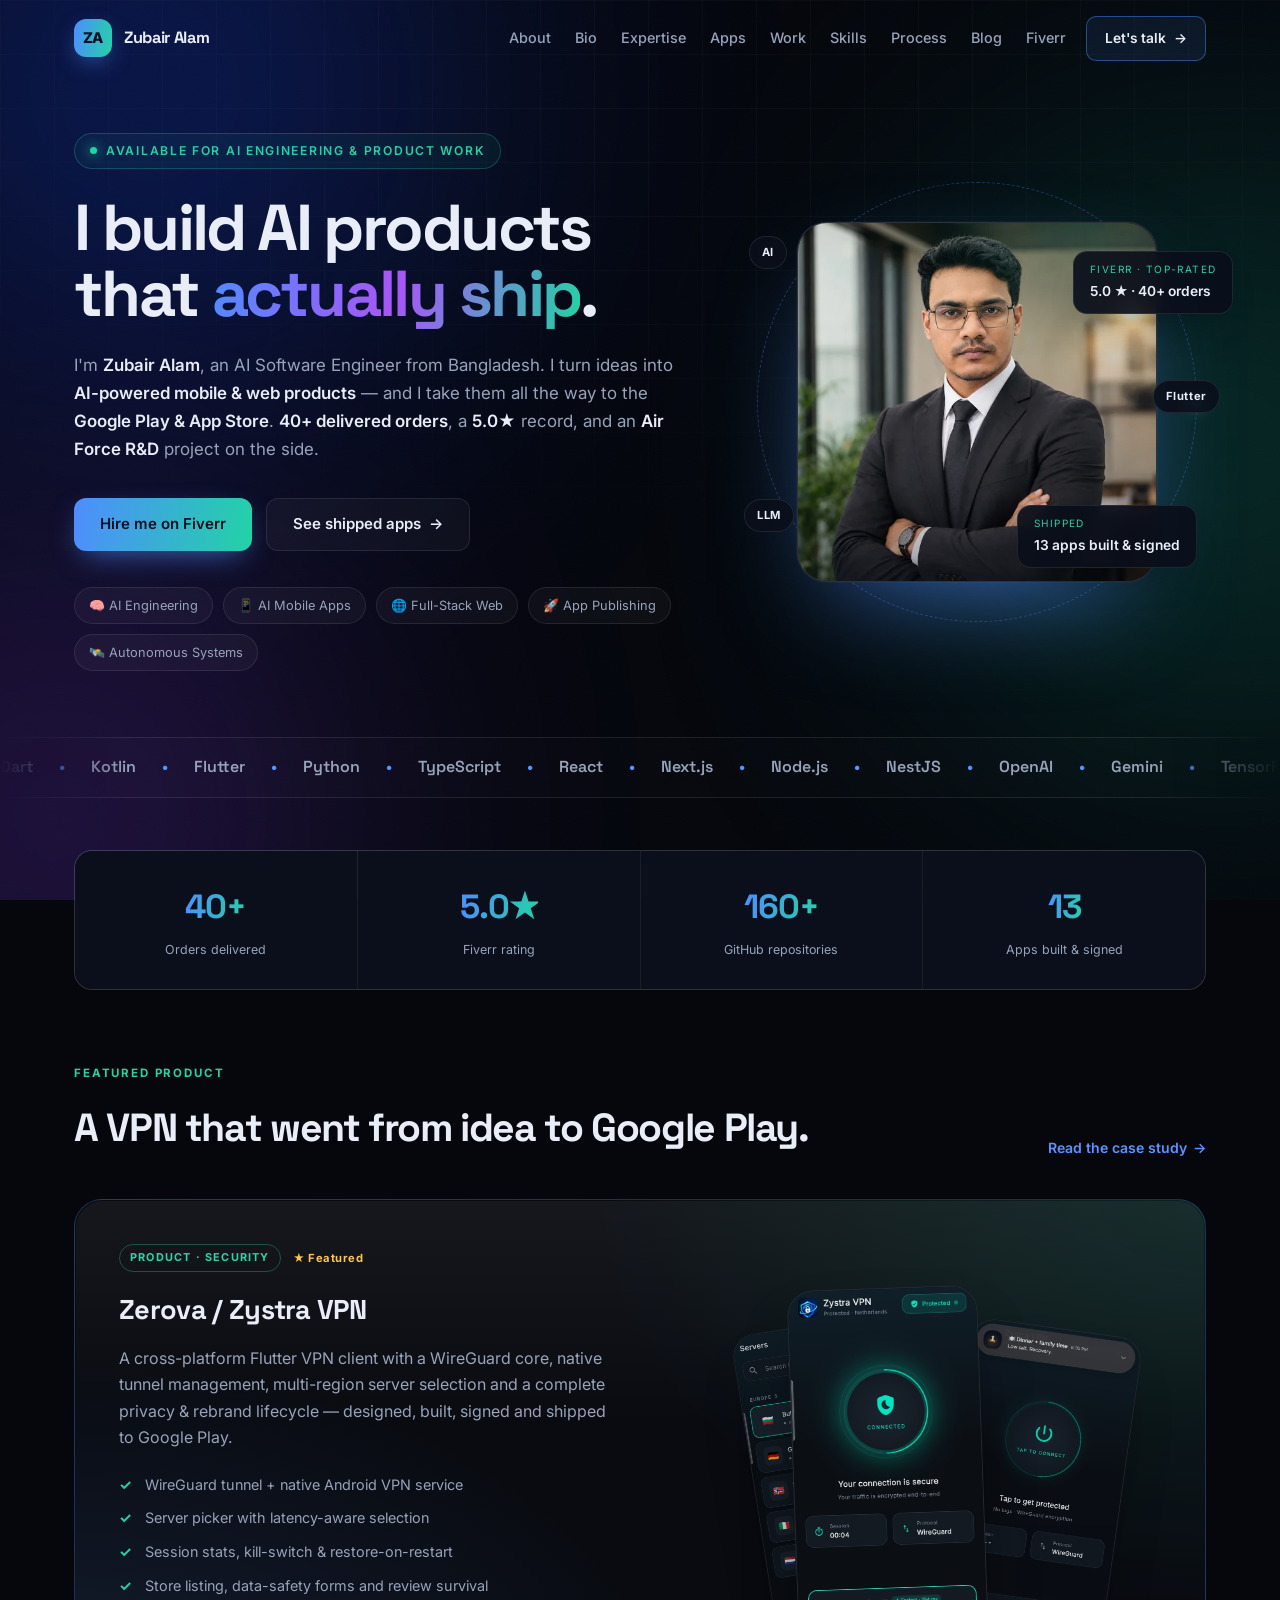
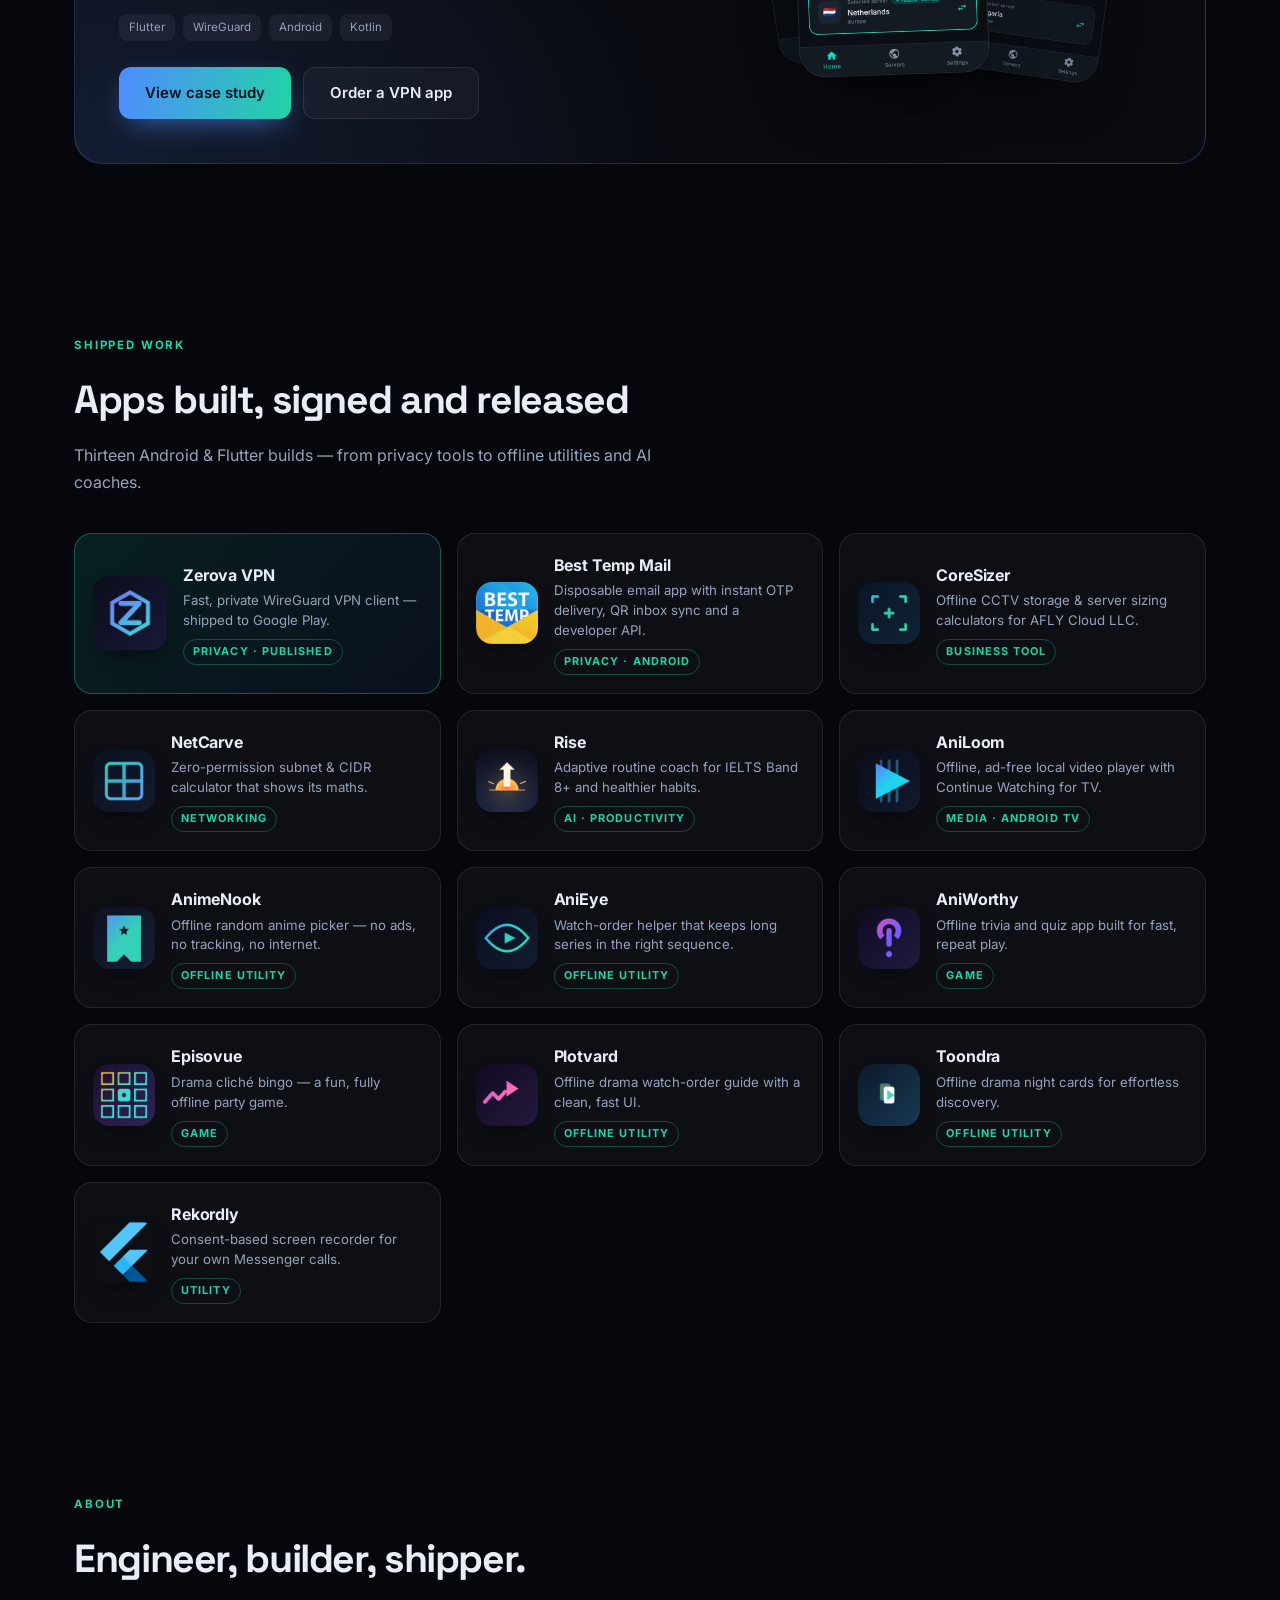
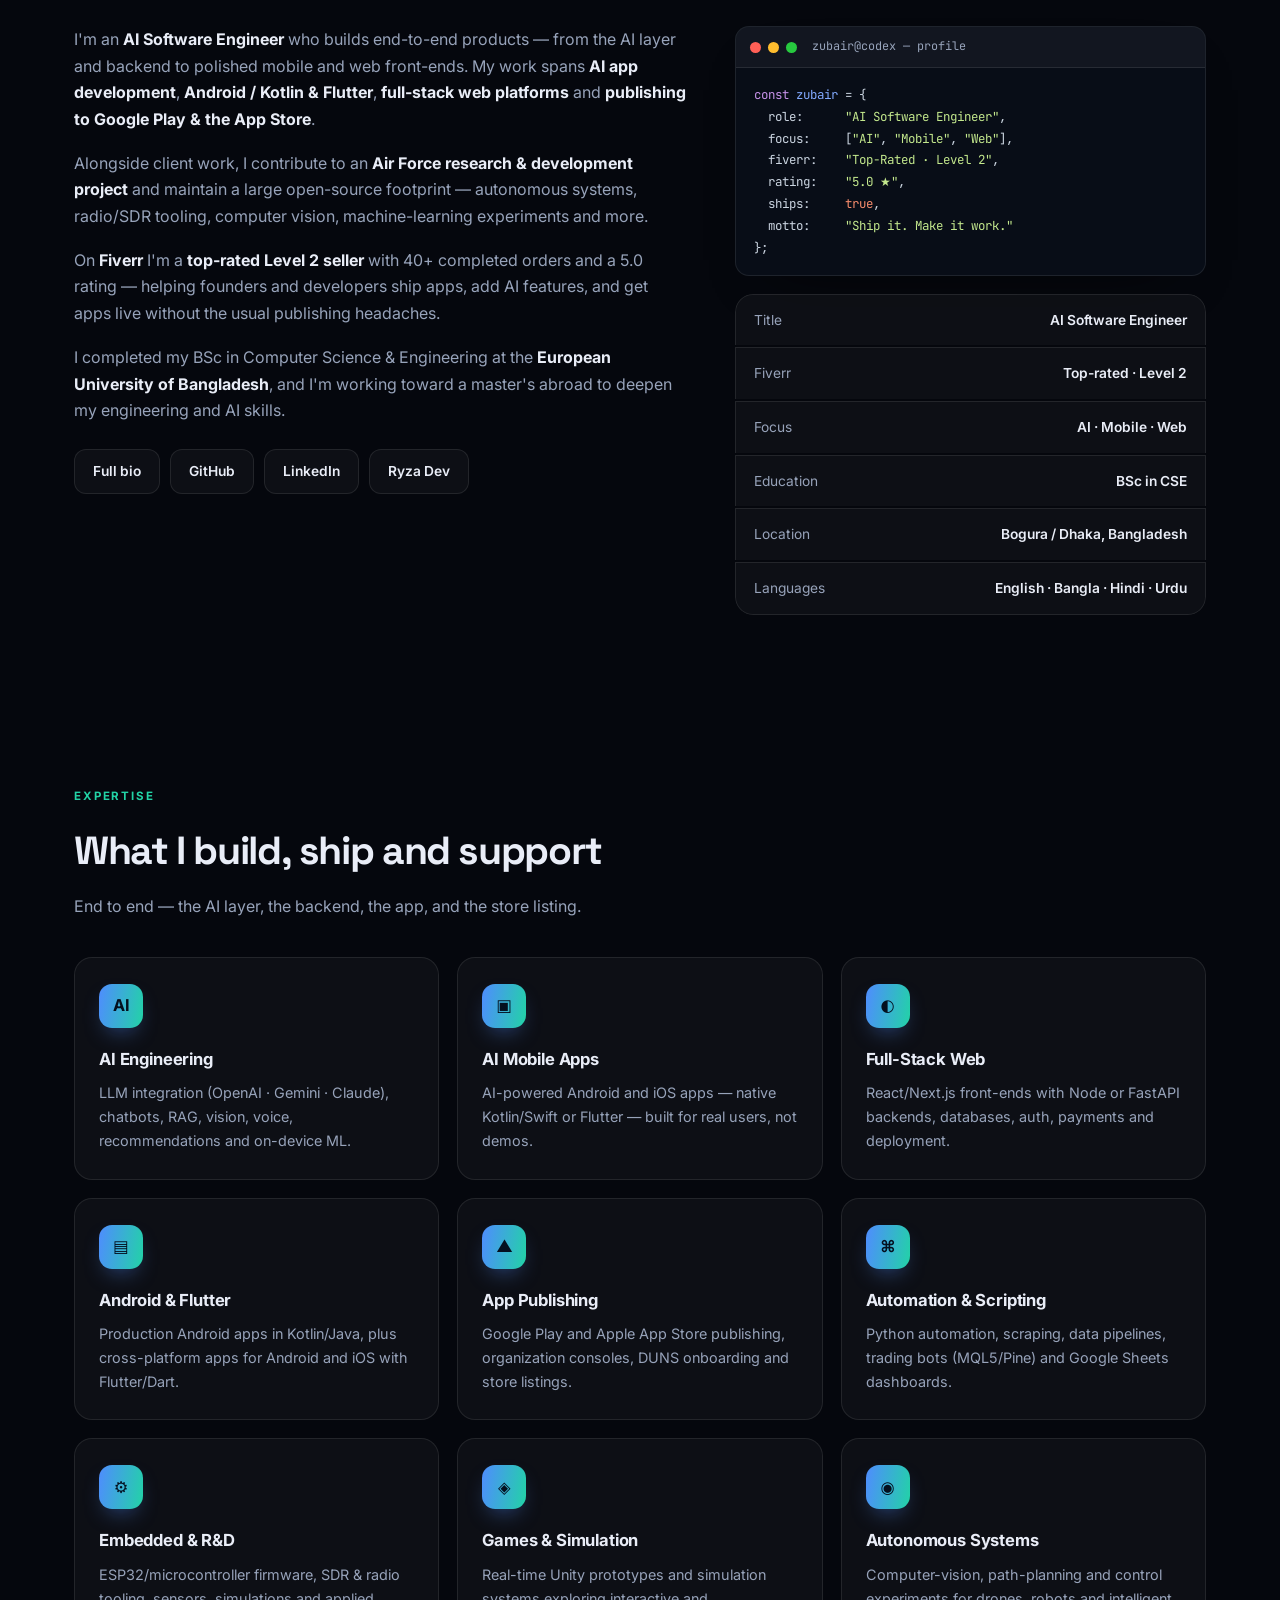
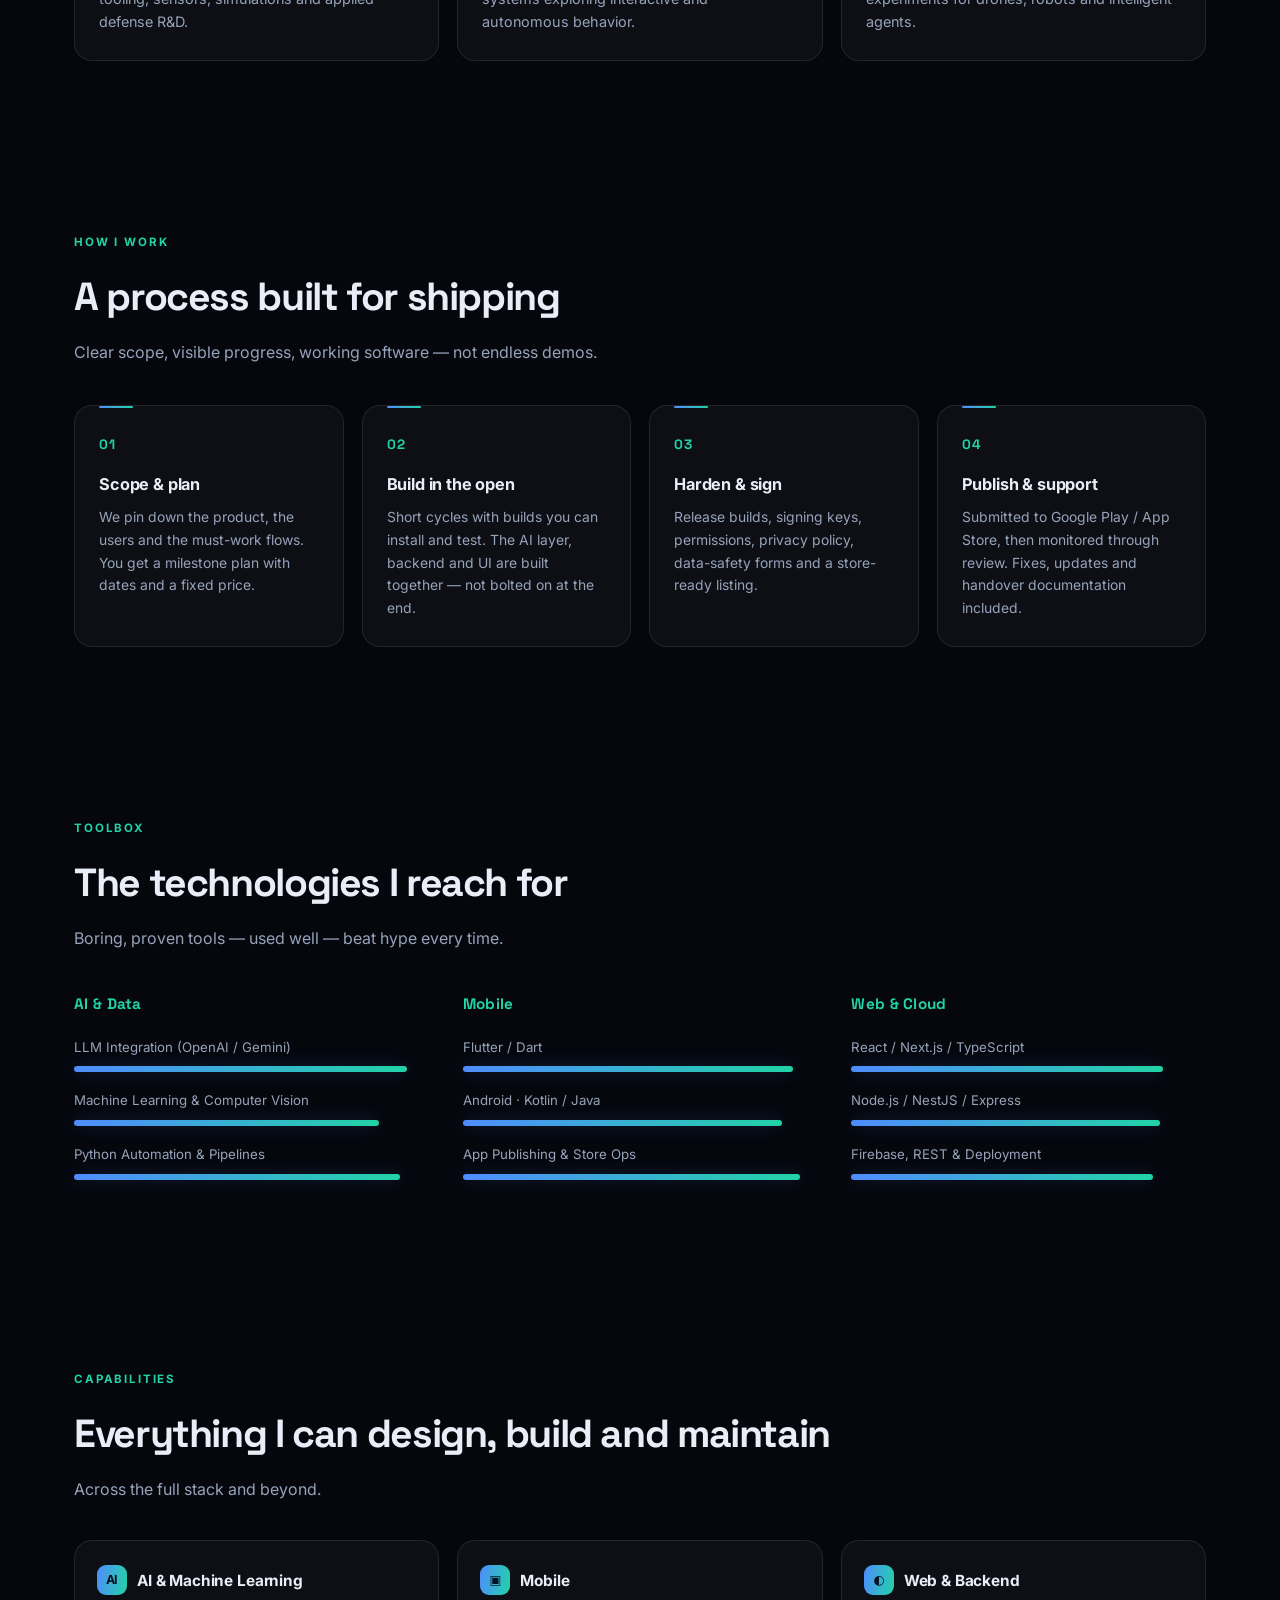
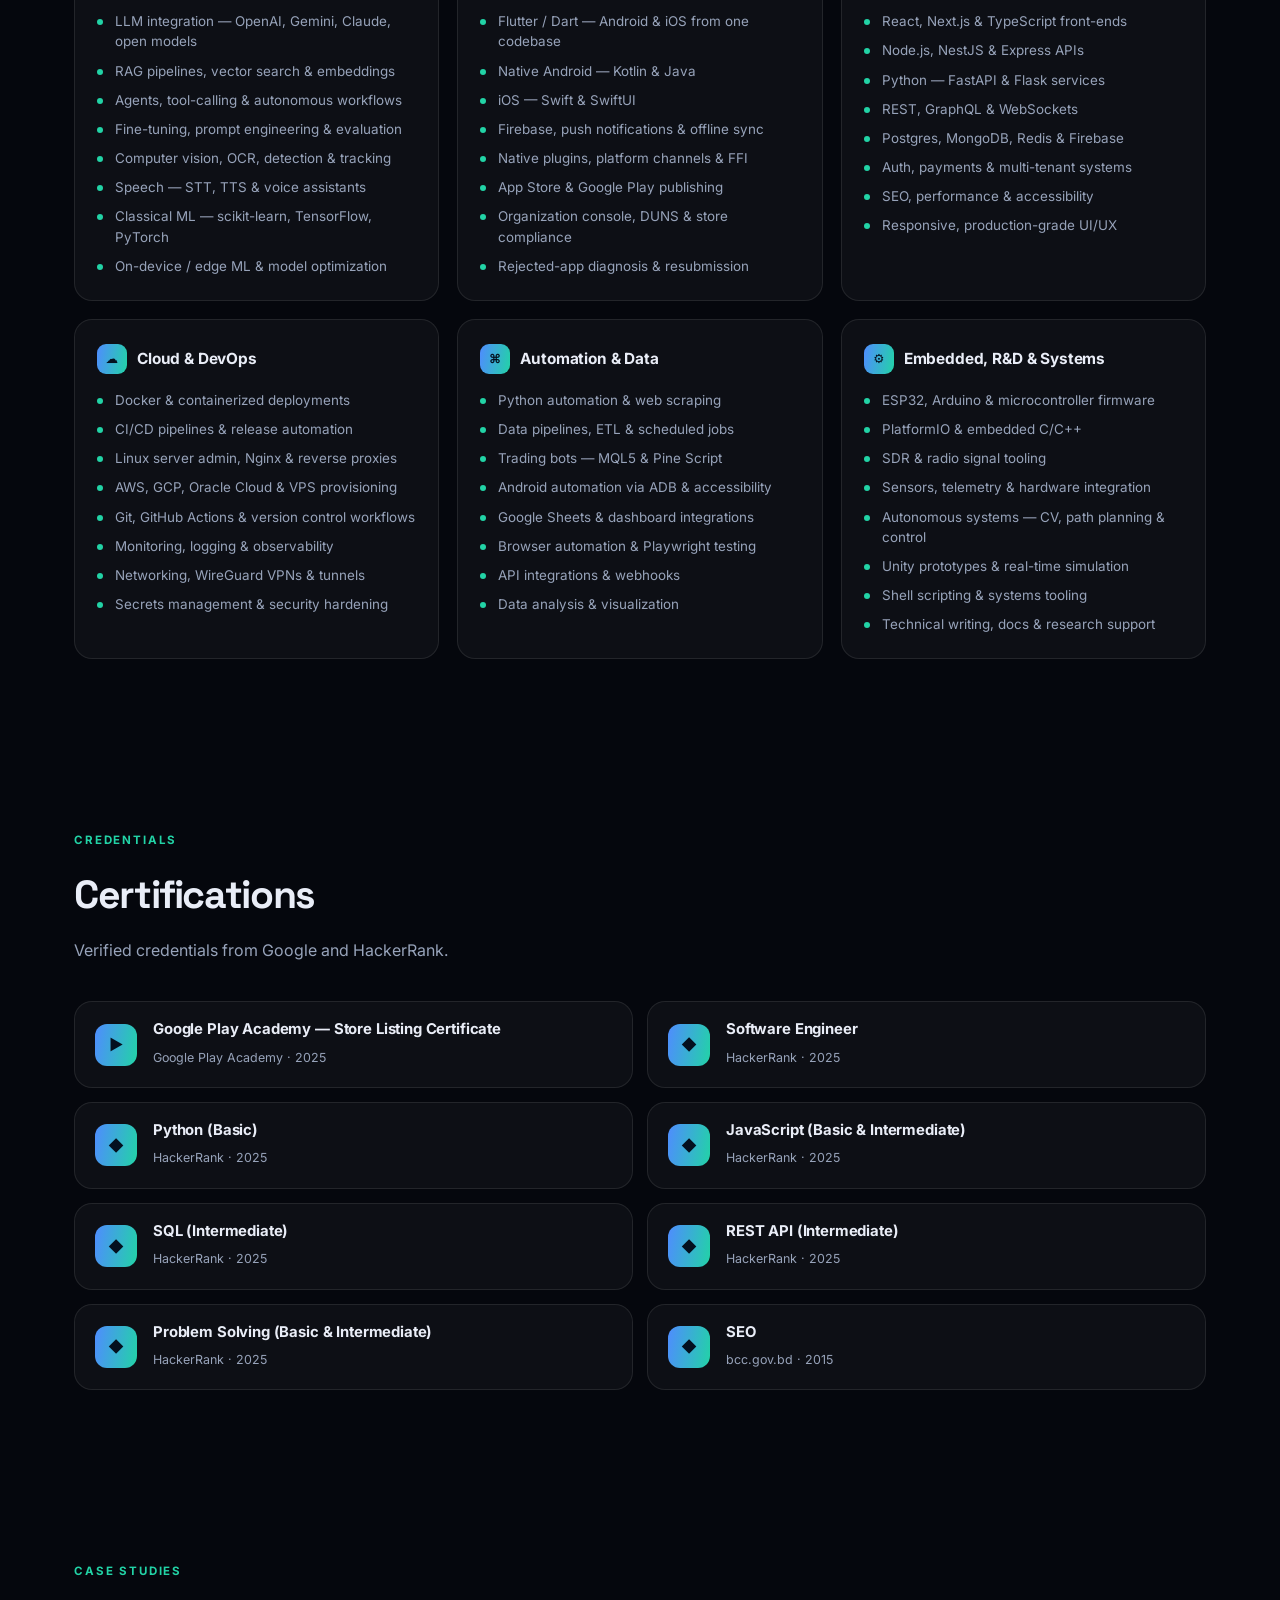
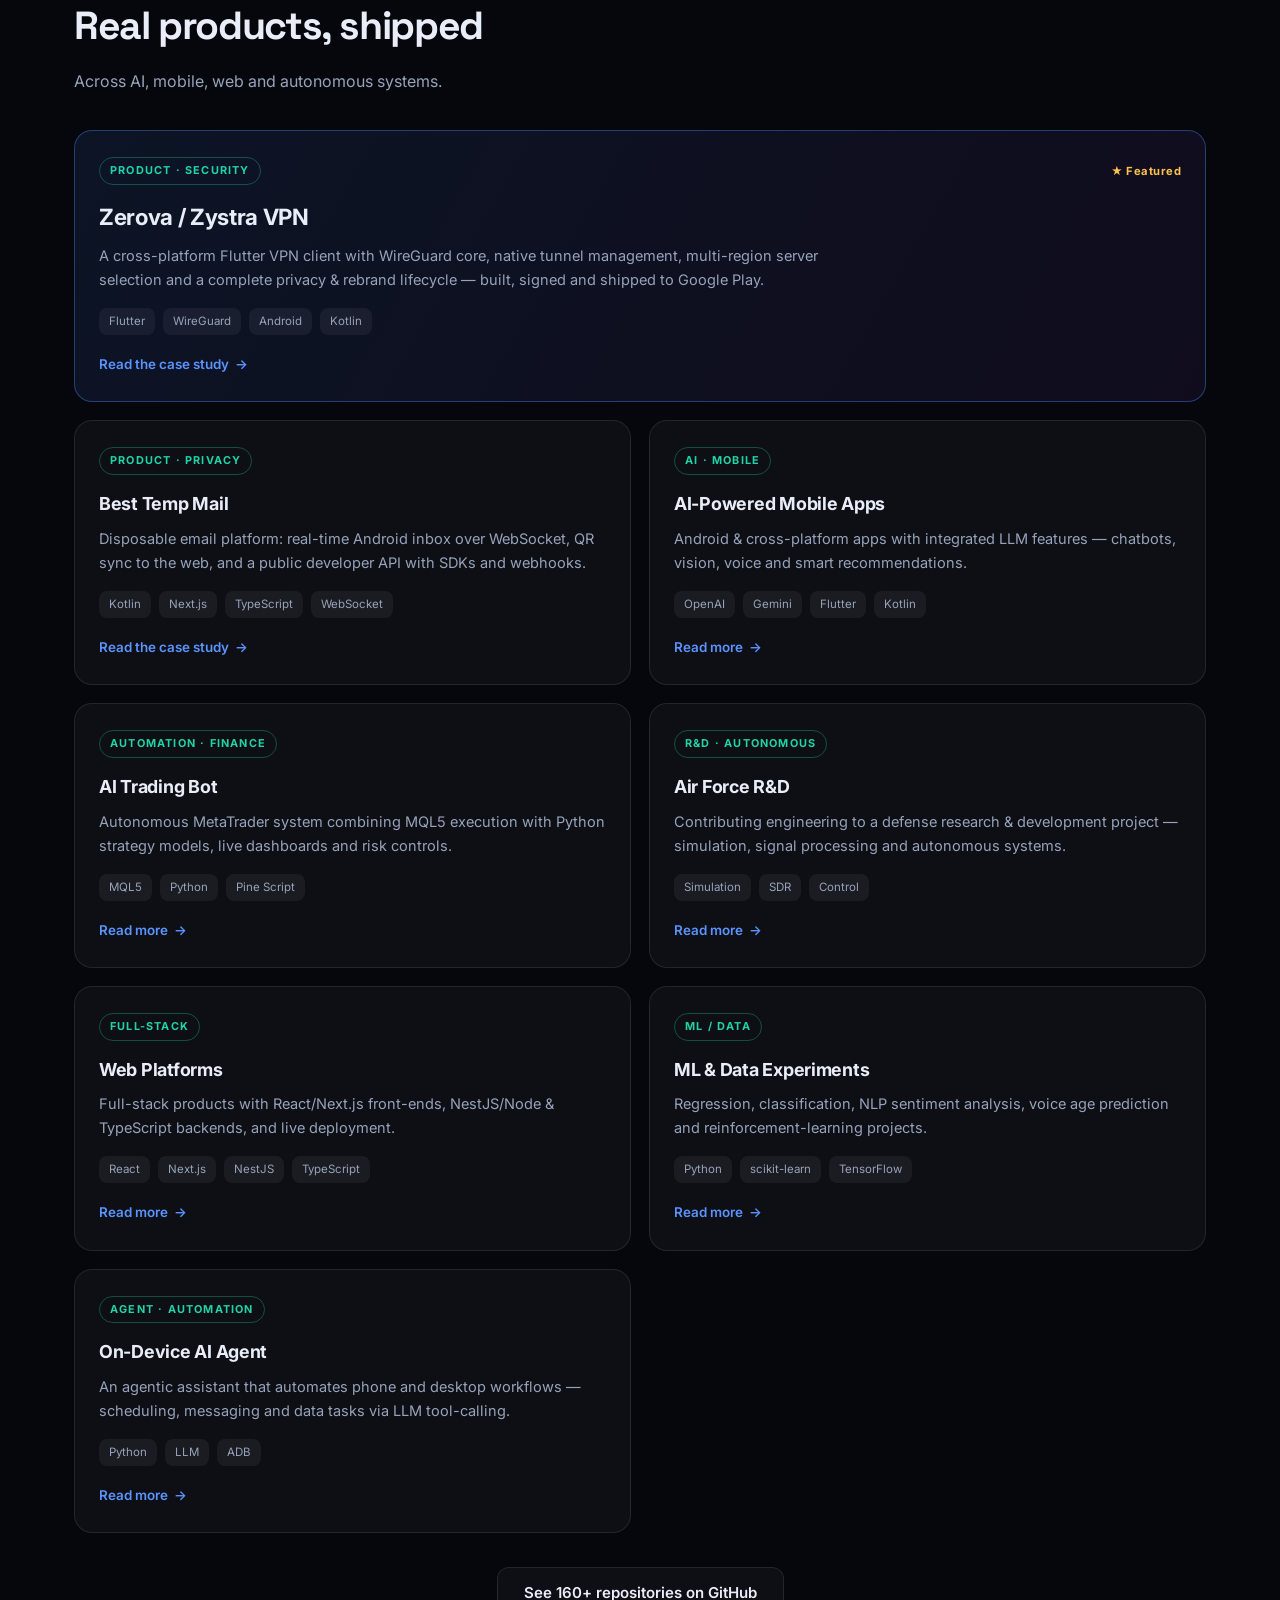
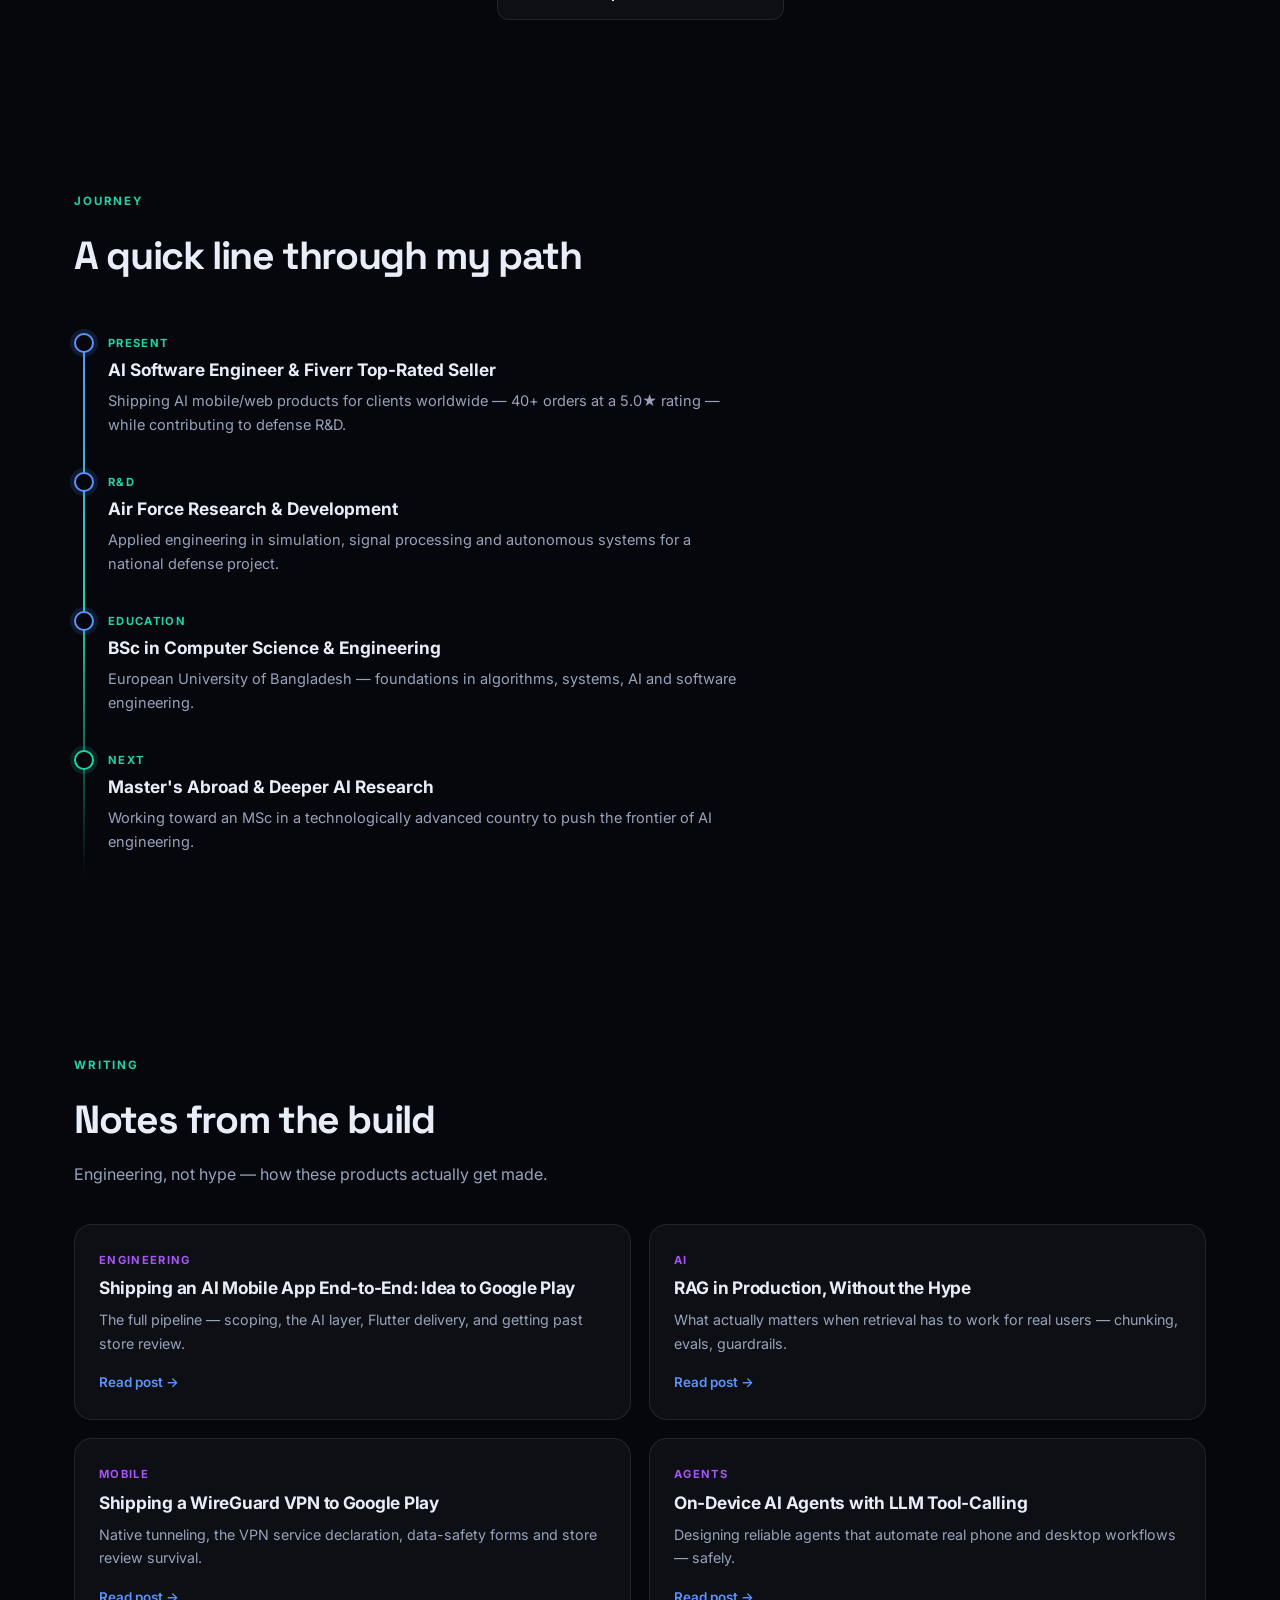
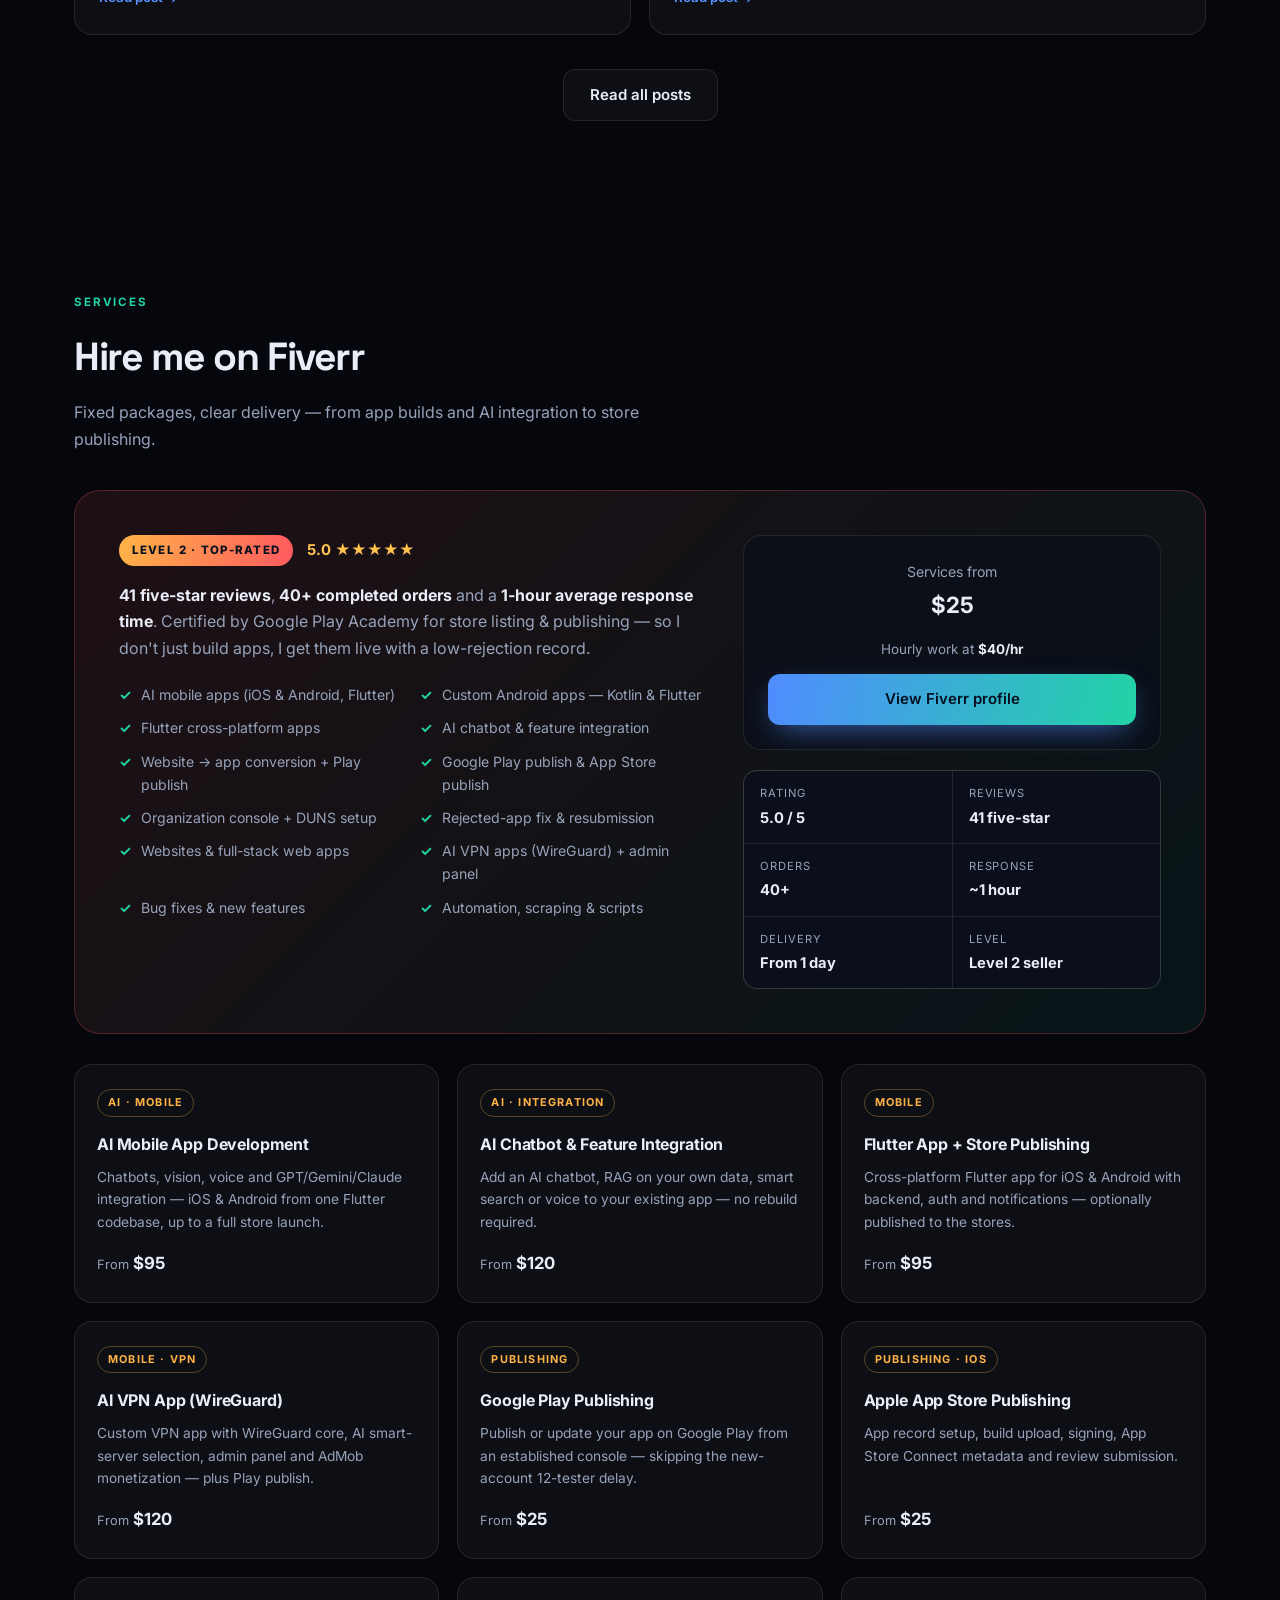
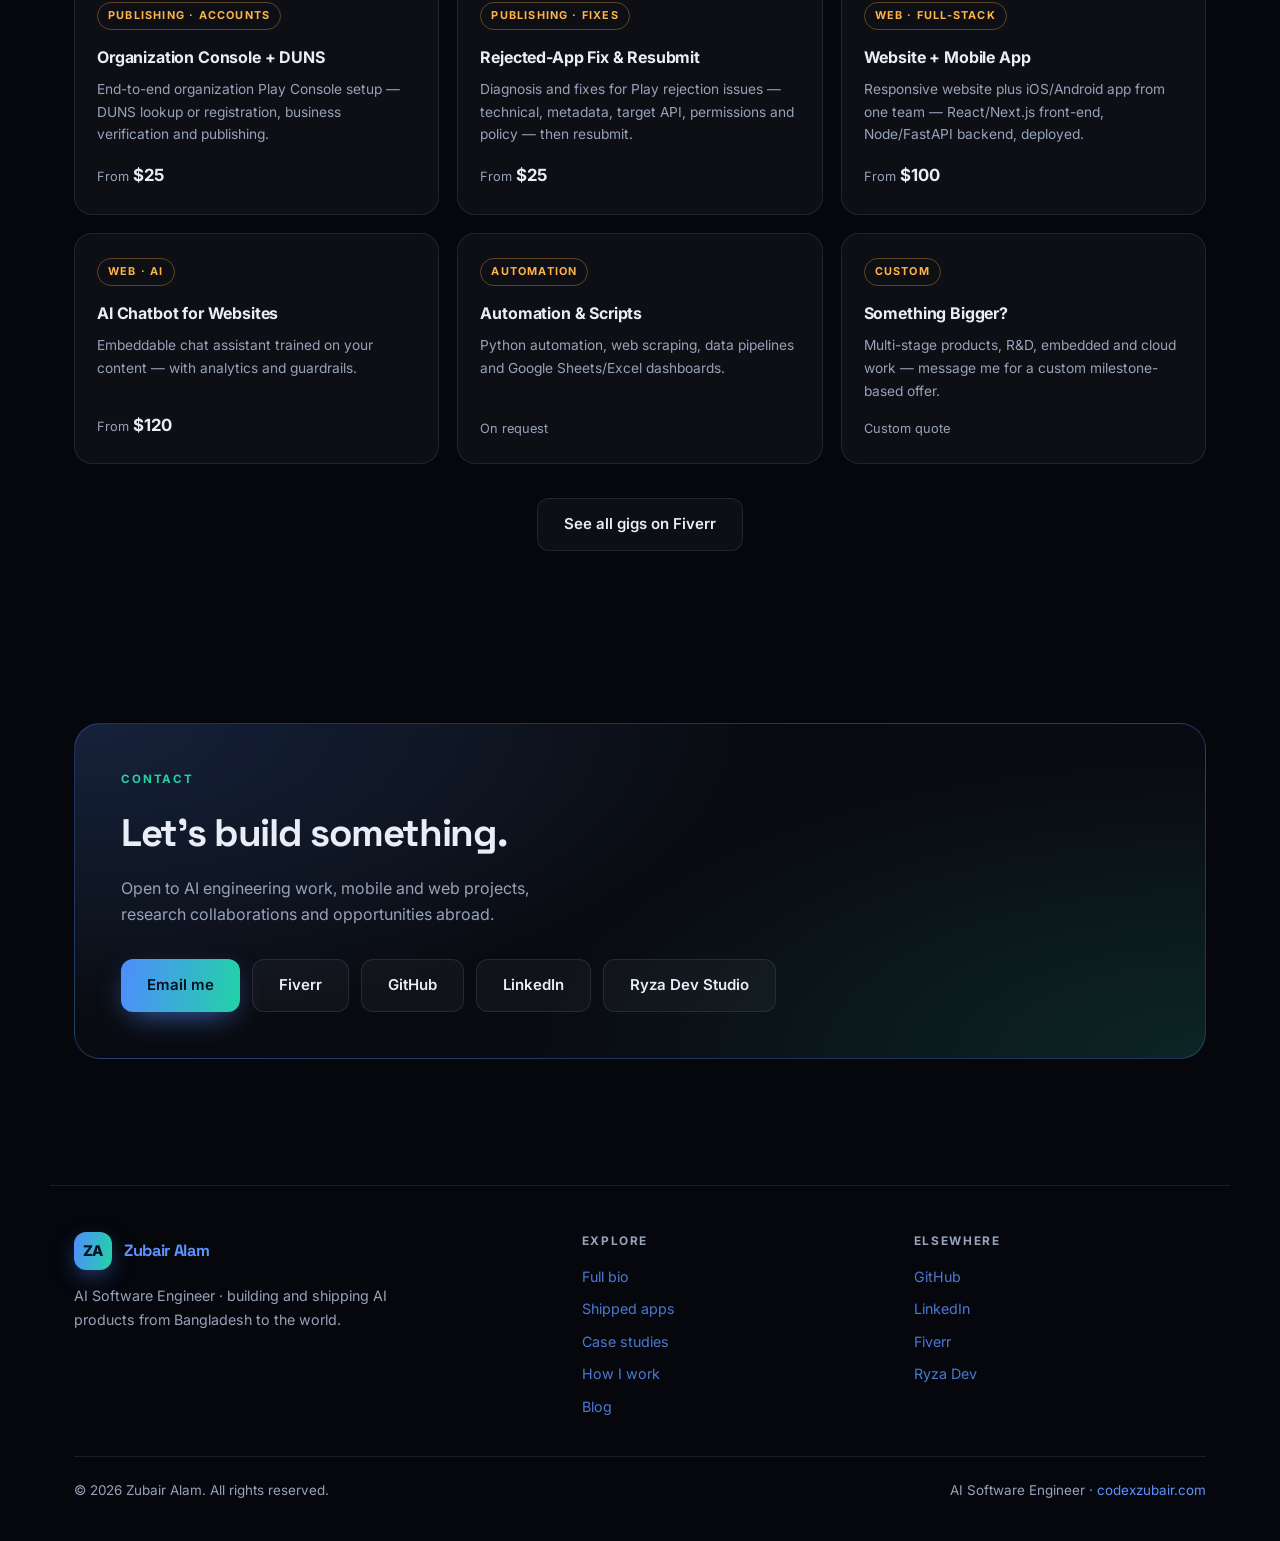
<file: index.html>
<!DOCTYPE html>
<html lang="en">
<head>
  <meta charset="UTF-8" />
  <meta name="viewport" content="width=device-width, initial-scale=1.0" />
  <title>Zubair Alam — AI Software Engineer &amp; Founder of Ryza Dev</title>
  <meta name="description" content="Zubair Alam — AI Software Engineer and founder of Ryza Dev. I build and ship AI-powered mobile apps, web platforms, VPNs and autonomous systems — from first line of code to Google Play &amp; App Store. Top-rated Fiverr seller." />
  <meta name="keywords" content="Zubair Alam, AI Software Engineer, AI Engineer, Ryza Dev, Flutter, Kotlin, Python, Next.js, NestJS, Machine Learning, LLM, RAG, App Publishing, VPN, Bangladesh" />
  <meta name="author" content="Zubair Alam" />
  <meta property="og:title" content="Zubair Alam — AI Software Engineer &amp; Founder of Ryza Dev" />
  <meta property="og:description" content="I build and ship AI-powered products — mobile, web, VPNs, autonomous systems and automation. Top-rated Fiverr seller. Founder of Ryza Dev." />
  <meta property="og:type" content="website" />
  <meta property="og:url" content="https://codexzubair.com" />
  <meta property="og:image" content="https://codexzubair.com/assets/og-cover.jpg" />
  <meta property="og:image:width" content="1200" />
  <meta property="og:image:height" content="630" />
  <meta property="og:image:alt" content="Zubair Alam — AI Software Engineer" />
  <meta property="og:site_name" content="Zubair Alam" />
  <meta name="twitter:card" content="summary_large_image" />
  <meta name="twitter:title" content="Zubair Alam — AI Software Engineer" />
  <meta name="twitter:description" content="I build and ship AI-powered mobile, web and autonomous products — from idea to Google Play &amp; App Store." />
  <meta name="twitter:image" content="https://codexzubair.com/assets/og-cover.jpg" />
  <meta name="theme-color" content="#05070d" />
  <link rel="canonical" href="https://codexzubair.com" />
  <link rel="icon" type="image/png" sizes="512x512" href="assets/icon-512.png" />
  <link rel="icon" type="image/png" sizes="32x32" href="assets/favicon-32.png" />
  <link rel="apple-touch-icon" href="assets/apple-touch-icon.png" />
  <link rel="manifest" href="manifest.webmanifest" />
  <link rel="preconnect" href="https://fonts.googleapis.com" />
  <link rel="preconnect" href="https://fonts.gstatic.com" crossorigin />
  <link href="https://fonts.googleapis.com/css2?family=Inter:wght@300;400;500;600;700;800;900&family=JetBrains+Mono:wght@400;600&family=Space+Grotesk:wght@500;600;700&display=swap" rel="stylesheet" />
  <link rel="stylesheet" href="styles.css" />
  <script type="application/ld+json">
  {
    "@context": "https://schema.org",
    "@type": "Person",
    "name": "Zubair Alam",
    "alternateName": "codex-zubair",
    "jobTitle": "AI Software Engineer",
    "worksFor": { "@type": "Organization", "name": "Ryza Dev", "url": "https://ryzadev.com" },
    "url": "https://codexzubair.com",
    "image": "https://codexzubair.com/assets/profile.jpg",
    "email": "im.nmzar@gmail.com",
    "address": { "@type": "PostalAddress", "addressLocality": "Bogura / Dhaka", "addressCountry": "Bangladesh" },
    "knowsAbout": ["Artificial Intelligence", "Machine Learning", "Large Language Models", "RAG", "Flutter", "Kotlin", "Python", "TypeScript", "Next.js", "NestJS", "Computer Vision", "App Publishing", "WireGuard", "Embedded Systems"],
    "sameAs": [
      "https://github.com/codex-zubair",
      "https://www.linkedin.com/in/codex-zubair/",
      "https://www.fiverr.com/s/L3dYVZY",
      "https://ryzadev.com"
    ]
  }
  </script>
</head>
<body>
  <div class="page-progress" aria-hidden="true"><i></i></div>
  <div class="bg-grid" aria-hidden="true"></div>
  <div class="aurora" aria-hidden="true">
    <span class="aurora-a"></span>
    <span class="aurora-b"></span>
    <span class="aurora-c"></span>
  </div>
  <div class="noise" aria-hidden="true"></div>

  <header class="nav" id="nav">
    <a class="brand" href="#top" aria-label="Zubair Alam — home">
      <span class="brand-mark">ZA</span>
      <span class="brand-text">Zubair Alam</span>
    </a>
    <nav class="nav-links" aria-label="Primary">
      <a href="#about">About</a>
      <a href="bio/">Bio</a>
      <a href="#expertise">Expertise</a>
      <a href="#apps">Apps</a>
      <a href="#projects">Work</a>
      <a href="#skills">Skills</a>
      <a href="#process">Process</a>
      <a href="blog/">Blog</a>
      <a href="#fiverr">Fiverr</a>
    </nav>
    <a class="nav-cta" href="#contact">Let's talk <span aria-hidden="true">→</span></a>
    <button class="nav-toggle" aria-label="Toggle navigation" aria-expanded="false">
      <span></span><span></span><span></span>
    </button>
  </header>

  <main id="top">
    <!-- ================= HERO ================= -->
    <section class="hero">
      <div class="hero-inner">
        <div class="hero-copy">
          <p class="eyebrow"><span class="dot"></span> Available for AI engineering &amp; product work</p>
          <h1>I build AI products that <span class="grad">actually ship</span>.</h1>
          <p class="lead">
            I'm <strong>Zubair Alam</strong>, an AI Software Engineer from Bangladesh. I turn ideas into
            <strong>AI-powered mobile &amp; web products</strong> — and I take them all the way to the
            <strong>Google Play &amp; App Store</strong>. <strong>40+ delivered orders</strong>, a
            <strong>5.0★</strong> record, and an <strong>Air Force R&amp;D</strong> project on the side.
          </p>
          <div class="cta">
            <a class="btn btn-primary" href="https://www.fiverr.com/s/L3dYVZY" target="_blank" rel="noopener">
              Hire me on Fiverr
            </a>
            <a class="btn btn-ghost" href="#apps">See shipped apps <span aria-hidden="true">→</span></a>
          </div>
          <ul class="chips">
            <li><span aria-hidden="true">🧠</span> AI Engineering</li>
            <li><span aria-hidden="true">📱</span> AI Mobile Apps</li>
            <li><span aria-hidden="true">🌐</span> Full-Stack Web</li>
            <li><span aria-hidden="true">🚀</span> App Publishing</li>
            <li><span aria-hidden="true">🛰️</span> Autonomous Systems</li>
          </ul>
        </div>

        <div class="hero-portrait">
          <div class="portrait-orbit" aria-hidden="true"></div>
          <div class="portrait-frame">
            <picture>
              <source srcset="assets/profile-560.webp 560w, assets/profile.webp 900w" sizes="(max-width: 700px) 74vw, 360px" type="image/webp" />
              <source srcset="assets/profile-560.jpg 560w, assets/profile.jpg 900w" sizes="(max-width: 700px) 74vw, 360px" type="image/jpeg" />
              <img src="assets/profile.jpg" alt="Portrait of Zubair Alam, AI Software Engineer" width="900" height="900" fetchpriority="high" />
            </picture>
            <span class="frame-glow" aria-hidden="true"></span>
          </div>
          <span class="orbit orbit-1" aria-hidden="true">AI</span>
          <span class="orbit orbit-2" aria-hidden="true">Flutter</span>
          <span class="orbit orbit-3" aria-hidden="true">LLM</span>
          <div class="float-card float-top">
            <span class="float-label">Fiverr · Top-Rated</span>
            <span class="float-value">5.0 ★ · 40+ orders</span>
          </div>
          <div class="float-card float-bottom">
            <span class="float-label">Shipped</span>
            <span class="float-value">13 apps built &amp; signed</span>
          </div>
        </div>
      </div>
    </section>

    <!-- ================= MARQUEE ================= -->
    <div class="marquee" aria-hidden="true">
      <div class="marquee-track">
        <span>Dart</span><span>•</span><span>Kotlin</span><span>•</span><span>Flutter</span><span>•</span>
        <span>Python</span><span>•</span><span>TypeScript</span><span>•</span><span>React</span><span>•</span>
        <span>Next.js</span><span>•</span><span>Node.js</span><span>•</span><span>NestJS</span><span>•</span>
        <span>OpenAI</span><span>•</span><span>Gemini</span><span>•</span><span>TensorFlow</span><span>•</span>
        <span>WireGuard</span><span>•</span><span>ESP32</span><span>•</span><span>Unity</span><span>•</span>
        <span>Docker</span><span>•</span>
        <span>Dart</span><span>•</span><span>Kotlin</span><span>•</span><span>Flutter</span><span>•</span>
        <span>Python</span><span>•</span><span>TypeScript</span><span>•</span><span>React</span><span>•</span>
        <span>Next.js</span><span>•</span><span>Node.js</span><span>•</span><span>NestJS</span><span>•</span>
        <span>OpenAI</span><span>•</span><span>Gemini</span><span>•</span><span>TensorFlow</span><span>•</span>
        <span>WireGuard</span><span>•</span><span>ESP32</span><span>•</span><span>Unity</span><span>•</span>
        <span>Docker</span><span>•</span>
      </div>
    </div>

    <!-- ================= STATS ================= -->
    <section class="stats-band" aria-label="Key numbers">
      <div class="stats">
        <div class="stat"><span class="stat-num" data-count="40" data-suffix="+">0</span><span class="stat-label">Orders delivered</span></div>
        <div class="stat"><span class="stat-num" data-count="5" data-suffix=".0★">0</span><span class="stat-label">Fiverr rating</span></div>
        <div class="stat"><span class="stat-num" data-count="160" data-suffix="+">0</span><span class="stat-label">GitHub repositories</span></div>
        <div class="stat"><span class="stat-num" data-count="13" data-suffix="">0</span><span class="stat-label">Apps built &amp; signed</span></div>
      </div>
    </section>

    <!-- ================= FEATURED APP (VPN) ================= -->
    <section id="work" class="section feature-work">
      <div class="section-head">
        <div>
          <p class="kicker">Featured product</p>
          <h2 class="section-title">A VPN that went from idea to Google Play.</h2>
        </div>
        <a class="link-arrow" href="projects/zerova-zystra-vpn.html">Read the case study <span aria-hidden="true">→</span></a>
      </div>

      <div class="showcase">
        <div class="showcase-copy">
          <div class="showcase-meta">
            <span class="tag">Product · Security</span>
            <span class="star">★ Featured</span>
          </div>
          <h3>Zerova / Zystra VPN</h3>
          <p>
            A cross-platform Flutter VPN client with a WireGuard core, native tunnel management,
            multi-region server selection and a complete privacy &amp; rebrand lifecycle — designed,
            built, signed and shipped to Google Play.
          </p>
          <ul class="checklist">
            <li>WireGuard tunnel + native Android VPN service</li>
            <li>Server picker with latency-aware selection</li>
            <li>Session stats, kill-switch &amp; restore-on-restart</li>
            <li>Store listing, data-safety forms and review survival</li>
          </ul>
          <ul class="tags"><li>Flutter</li><li>WireGuard</li><li>Android</li><li>Kotlin</li></ul>
          <div class="showcase-actions">
            <a class="btn btn-primary" href="projects/zerova-zystra-vpn.html">View case study</a>
            <a class="btn btn-ghost" href="https://www.fiverr.com/s/L3dYVZY" target="_blank" rel="noopener">Order a VPN app</a>
          </div>
        </div>

        <div class="showcase-phones" aria-label="Zystra VPN app screens">
          <figure class="phone phone-back">
            <img src="assets/shots/zystra-servers.jpg" alt="Zystra VPN server selection screen" width="540" height="1106" loading="lazy" />
          </figure>
          <figure class="phone phone-front">
            <img src="assets/shots/zystra-connected.jpg" alt="Zystra VPN connected screen" width="540" height="1106" loading="lazy" />
          </figure>
          <figure class="phone phone-side">
            <img src="assets/shots/zystra-home.jpg" alt="Zystra VPN home screen" width="540" height="1106" loading="lazy" />
          </figure>
        </div>
      </div>
    </section>

    <!-- ================= SHIPPED APPS ================= -->
    <section id="apps" class="section">
      <div class="section-head">
        <div>
          <p class="kicker">Shipped work</p>
          <h2 class="section-title">Apps built, signed and released</h2>
          <p class="section-sub">Thirteen Android &amp; Flutter builds — from privacy tools to offline utilities and AI coaches.</p>
        </div>
      </div>

      <div class="app-grid">
        <article class="app-card app-featured">
          <img src="assets/apps/zerova.png" alt="Zerova VPN app icon" width="160" height="160" loading="lazy" />
          <div>
            <h3>Zerova VPN</h3>
            <p>Fast, private WireGuard VPN client — shipped to Google Play.</p>
            <span class="app-tag">Privacy · Published</span>
          </div>
        </article>
        <article class="app-card">
          <img src="assets/apps/besttempmail.png" alt="Best Temp Mail app icon" width="160" height="160" loading="lazy" />
          <div>
            <h3>Best Temp Mail</h3>
            <p>Disposable email app with instant OTP delivery, QR inbox sync and a developer API.</p>
            <span class="app-tag">Privacy · Android</span>
          </div>
        </article>
        <article class="app-card">
          <img src="assets/apps/coresizer.png" alt="CoreSizer app icon" width="160" height="160" loading="lazy" />
          <div>
            <h3>CoreSizer</h3>
            <p>Offline CCTV storage &amp; server sizing calculators for AFLY Cloud LLC.</p>
            <span class="app-tag">Business tool</span>
          </div>
        </article>
        <article class="app-card">
          <img src="assets/apps/netcarve.png" alt="NetCarve app icon" width="160" height="160" loading="lazy" />
          <div>
            <h3>NetCarve</h3>
            <p>Zero-permission subnet &amp; CIDR calculator that shows its maths.</p>
            <span class="app-tag">Networking</span>
          </div>
        </article>
        <article class="app-card">
          <img src="assets/apps/rise.png" alt="Rise app icon" width="160" height="160" loading="lazy" />
          <div>
            <h3>Rise</h3>
            <p>Adaptive routine coach for IELTS Band 8+ and healthier habits.</p>
            <span class="app-tag">AI · Productivity</span>
          </div>
        </article>
        <article class="app-card">
          <img src="assets/apps/aniloom.png" alt="AniLoom app icon" width="160" height="160" loading="lazy" />
          <div>
            <h3>AniLoom</h3>
            <p>Offline, ad-free local video player with Continue Watching for TV.</p>
            <span class="app-tag">Media · Android TV</span>
          </div>
        </article>
        <article class="app-card">
          <img src="assets/apps/animenook.png" alt="AnimeNook app icon" width="160" height="160" loading="lazy" />
          <div>
            <h3>AnimeNook</h3>
            <p>Offline random anime picker — no ads, no tracking, no internet.</p>
            <span class="app-tag">Offline utility</span>
          </div>
        </article>
        <article class="app-card">
          <img src="assets/apps/animeye.png" alt="AniEye app icon" width="160" height="160" loading="lazy" />
          <div>
            <h3>AniEye</h3>
            <p>Watch-order helper that keeps long series in the right sequence.</p>
            <span class="app-tag">Offline utility</span>
          </div>
        </article>
        <article class="app-card">
          <img src="assets/apps/aniworthy.png" alt="AniWorthy app icon" width="160" height="160" loading="lazy" />
          <div>
            <h3>AniWorthy</h3>
            <p>Offline trivia and quiz app built for fast, repeat play.</p>
            <span class="app-tag">Game</span>
          </div>
        </article>
        <article class="app-card">
          <img src="assets/apps/episovue.png" alt="Episovue app icon" width="160" height="160" loading="lazy" />
          <div>
            <h3>Episovue</h3>
            <p>Drama cliché bingo — a fun, fully offline party game.</p>
            <span class="app-tag">Game</span>
          </div>
        </article>
        <article class="app-card">
          <img src="assets/apps/plotvard.png" alt="Plotvard app icon" width="160" height="160" loading="lazy" />
          <div>
            <h3>Plotvard</h3>
            <p>Offline drama watch-order guide with a clean, fast UI.</p>
            <span class="app-tag">Offline utility</span>
          </div>
        </article>
        <article class="app-card">
          <img src="assets/apps/toondra.png" alt="Toondra app icon" width="160" height="160" loading="lazy" />
          <div>
            <h3>Toondra</h3>
            <p>Offline drama night cards for effortless discovery.</p>
            <span class="app-tag">Offline utility</span>
          </div>
        </article>
        <article class="app-card">
          <img src="assets/apps/rekordly.png" alt="Rekordly app icon" width="160" height="160" loading="lazy" />
          <div>
            <h3>Rekordly</h3>
            <p>Consent-based screen recorder for your own Messenger calls.</p>
            <span class="app-tag">Utility</span>
          </div>
        </article>
      </div>
    </section>

    <!-- ================= ABOUT ================= -->
    <section id="about" class="section">
      <div class="section-head">
        <div>
          <p class="kicker">About</p>
          <h2 class="section-title">Engineer, builder, shipper.</h2>
        </div>
      </div>
      <div class="about-grid">
        <div class="about-text">
          <p>
            I'm an <strong>AI Software Engineer</strong> who builds end-to-end products — from the
            AI layer and backend to polished mobile and web front-ends. My work spans
            <strong>AI app development</strong>, <strong>Android / Kotlin &amp; Flutter</strong>,
            <strong>full-stack web platforms</strong> and <strong>publishing to Google Play &amp; the App Store</strong>.
          </p>
          <p>
            Alongside client work, I contribute to an <strong>Air Force research &amp; development project</strong>
            and maintain a large open-source footprint — autonomous systems, radio/SDR tooling,
            computer vision, machine-learning experiments and more.
          </p>
          <p>
            On <strong>Fiverr</strong> I'm a <strong>top-rated Level 2 seller</strong> with 40+ completed orders
            and a 5.0 rating — helping founders and developers ship apps, add AI features, and get
            apps live without the usual publishing headaches.
          </p>
          <p>
            I completed my BSc in Computer Science &amp; Engineering at the
            <strong>European University of Bangladesh</strong>, and I'm working toward a master's
            abroad to deepen my engineering and AI skills.
          </p>
          <div class="about-actions">
            <a class="btn btn-ghost" href="bio/">Full bio</a>
            <a class="btn btn-ghost" href="https://github.com/codex-zubair" target="_blank" rel="noopener">GitHub</a>
            <a class="btn btn-ghost" href="https://www.linkedin.com/in/codex-zubair/" target="_blank" rel="noopener">LinkedIn</a>
            <a class="btn btn-ghost" href="https://ryzadev.com" target="_blank" rel="noopener">Ryza Dev</a>
          </div>
        </div>
        <div class="about-side">
          <div class="terminal" aria-hidden="true">
            <div class="terminal-bar"><span></span><span></span><span></span><em>zubair@codex — profile</em></div>
            <pre class="terminal-body"><span class="t-key">const</span> <span class="t-var">zubair</span> = {
  role:      <span class="t-str">"AI Software Engineer"</span>,
  focus:     [<span class="t-str">"AI"</span>, <span class="t-str">"Mobile"</span>, <span class="t-str">"Web"</span>],
  fiverr:    <span class="t-str">"Top-Rated · Level 2"</span>,
  rating:    <span class="t-str">"5.0 ★"</span>,
  ships:     <span class="t-bool">true</span>,
  motto:     <span class="t-str">"Ship it. Make it work."</span>
};</pre>
          </div>
          <ul class="facts">
            <li><span class="fact-k">Title</span><span class="fact-v">AI Software Engineer</span></li>
            <li><span class="fact-k">Fiverr</span><span class="fact-v">Top-rated · Level 2</span></li>
            <li><span class="fact-k">Focus</span><span class="fact-v">AI · Mobile · Web</span></li>
            <li><span class="fact-k">Education</span><span class="fact-v">BSc in CSE</span></li>
            <li><span class="fact-k">Location</span><span class="fact-v">Bogura / Dhaka, Bangladesh</span></li>
            <li><span class="fact-k">Languages</span><span class="fact-v">English · Bangla · Hindi · Urdu</span></li>
          </ul>
        </div>
      </div>
    </section>

    <!-- ================= EXPERTISE ================= -->
    <section id="expertise" class="section">
      <div class="section-head">
        <div>
          <p class="kicker">Expertise</p>
          <h2 class="section-title">What I build, ship and support</h2>
          <p class="section-sub">End to end — the AI layer, the backend, the app, and the store listing.</p>
        </div>
      </div>
      <div class="cards">
        <article class="card">
          <div class="card-ico">AI</div>
          <h3>AI Engineering</h3>
          <p>LLM integration (OpenAI · Gemini · Claude), chatbots, RAG, vision, voice, recommendations and on-device ML.</p>
        </article>
        <article class="card">
          <div class="card-ico">▣</div>
          <h3>AI Mobile Apps</h3>
          <p>AI-powered Android and iOS apps — native Kotlin/Swift or Flutter — built for real users, not demos.</p>
        </article>
        <article class="card">
          <div class="card-ico">◐</div>
          <h3>Full-Stack Web</h3>
          <p>React/Next.js front-ends with Node or FastAPI backends, databases, auth, payments and deployment.</p>
        </article>
        <article class="card">
          <div class="card-ico">▤</div>
          <h3>Android &amp; Flutter</h3>
          <p>Production Android apps in Kotlin/Java, plus cross-platform apps for Android and iOS with Flutter/Dart.</p>
        </article>
        <article class="card">
          <div class="card-ico">▲</div>
          <h3>App Publishing</h3>
          <p>Google Play and Apple App Store publishing, organization consoles, DUNS onboarding and store listings.</p>
        </article>
        <article class="card">
          <div class="card-ico">⌘</div>
          <h3>Automation &amp; Scripting</h3>
          <p>Python automation, scraping, data pipelines, trading bots (MQL5/Pine) and Google Sheets dashboards.</p>
        </article>
        <article class="card">
          <div class="card-ico">⚙</div>
          <h3>Embedded &amp; R&amp;D</h3>
          <p>ESP32/microcontroller firmware, SDR &amp; radio tooling, sensors, simulations and applied defense R&amp;D.</p>
        </article>
        <article class="card">
          <div class="card-ico">◈</div>
          <h3>Games &amp; Simulation</h3>
          <p>Real-time Unity prototypes and simulation systems exploring interactive and autonomous behavior.</p>
        </article>
        <article class="card">
          <div class="card-ico">◉</div>
          <h3>Autonomous Systems</h3>
          <p>Computer-vision, path-planning and control experiments for drones, robots and intelligent agents.</p>
        </article>
      </div>
    </section>

    <!-- ================= PROCESS ================= -->
    <section id="process" class="section">
      <div class="section-head">
        <div>
          <p class="kicker">How I work</p>
          <h2 class="section-title">A process built for shipping</h2>
          <p class="section-sub">Clear scope, visible progress, working software — not endless demos.</p>
        </div>
      </div>
      <ol class="process">
        <li>
          <span class="process-num">01</span>
          <h3>Scope &amp; plan</h3>
          <p>We pin down the product, the users and the must-work flows. You get a milestone plan with dates and a fixed price.</p>
        </li>
        <li>
          <span class="process-num">02</span>
          <h3>Build in the open</h3>
          <p>Short cycles with builds you can install and test. The AI layer, backend and UI are built together — not bolted on at the end.</p>
        </li>
        <li>
          <span class="process-num">03</span>
          <h3>Harden &amp; sign</h3>
          <p>Release builds, signing keys, permissions, privacy policy, data-safety forms and a store-ready listing.</p>
        </li>
        <li>
          <span class="process-num">04</span>
          <h3>Publish &amp; support</h3>
          <p>Submitted to Google Play / App Store, then monitored through review. Fixes, updates and handover documentation included.</p>
        </li>
      </ol>
    </section>

    <!-- ================= STACK ================= -->
    <section id="stack" class="section">
      <div class="section-head">
        <div>
          <p class="kicker">Toolbox</p>
          <h2 class="section-title">The technologies I reach for</h2>
          <p class="section-sub">Boring, proven tools — used well — beat hype every time.</p>
        </div>
      </div>
      <div class="stack-grid">
        <div class="stack-col">
          <h3>AI &amp; Data</h3>
          <div class="bar"><span class="bar-label">LLM Integration (OpenAI / Gemini)</span><i style="--w:94%"></i></div>
          <div class="bar"><span class="bar-label">Machine Learning &amp; Computer Vision</span><i style="--w:86%"></i></div>
          <div class="bar"><span class="bar-label">Python Automation &amp; Pipelines</span><i style="--w:92%"></i></div>
        </div>
        <div class="stack-col">
          <h3>Mobile</h3>
          <div class="bar"><span class="bar-label">Flutter / Dart</span><i style="--w:93%"></i></div>
          <div class="bar"><span class="bar-label">Android · Kotlin / Java</span><i style="--w:90%"></i></div>
          <div class="bar"><span class="bar-label">App Publishing &amp; Store Ops</span><i style="--w:95%"></i></div>
        </div>
        <div class="stack-col">
          <h3>Web &amp; Cloud</h3>
          <div class="bar"><span class="bar-label">React / Next.js / TypeScript</span><i style="--w:88%"></i></div>
          <div class="bar"><span class="bar-label">Node.js / NestJS / Express</span><i style="--w:87%"></i></div>
          <div class="bar"><span class="bar-label">Firebase, REST &amp; Deployment</span><i style="--w:85%"></i></div>
        </div>
      </div>
    </section>

    <!-- ================= SKILLS / CAPABILITIES ================= -->
    <section id="skills" class="section">
      <div class="section-head">
        <div>
          <p class="kicker">Capabilities</p>
          <h2 class="section-title">Everything I can design, build and maintain</h2>
          <p class="section-sub">Across the full stack and beyond.</p>
        </div>
      </div>
      <div class="cap-grid">
        <div class="cap">
          <h3><span class="cap-ico">AI</span> AI &amp; Machine Learning</h3>
          <ul>
            <li>LLM integration — OpenAI, Gemini, Claude, open models</li>
            <li>RAG pipelines, vector search &amp; embeddings</li>
            <li>Agents, tool-calling &amp; autonomous workflows</li>
            <li>Fine-tuning, prompt engineering &amp; evaluation</li>
            <li>Computer vision, OCR, detection &amp; tracking</li>
            <li>Speech — STT, TTS &amp; voice assistants</li>
            <li>Classical ML — scikit-learn, TensorFlow, PyTorch</li>
            <li>On-device / edge ML &amp; model optimization</li>
          </ul>
        </div>
        <div class="cap">
          <h3><span class="cap-ico">▣</span> Mobile</h3>
          <ul>
            <li>Flutter / Dart — Android &amp; iOS from one codebase</li>
            <li>Native Android — Kotlin &amp; Java</li>
            <li>iOS — Swift &amp; SwiftUI</li>
            <li>Firebase, push notifications &amp; offline sync</li>
            <li>Native plugins, platform channels &amp; FFI</li>
            <li>App Store &amp; Google Play publishing</li>
            <li>Organization console, DUNS &amp; store compliance</li>
            <li>Rejected-app diagnosis &amp; resubmission</li>
          </ul>
        </div>
        <div class="cap">
          <h3><span class="cap-ico">◐</span> Web &amp; Backend</h3>
          <ul>
            <li>React, Next.js &amp; TypeScript front-ends</li>
            <li>Node.js, NestJS &amp; Express APIs</li>
            <li>Python — FastAPI &amp; Flask services</li>
            <li>REST, GraphQL &amp; WebSockets</li>
            <li>Postgres, MongoDB, Redis &amp; Firebase</li>
            <li>Auth, payments &amp; multi-tenant systems</li>
            <li>SEO, performance &amp; accessibility</li>
            <li>Responsive, production-grade UI/UX</li>
          </ul>
        </div>
        <div class="cap">
          <h3><span class="cap-ico">☁</span> Cloud &amp; DevOps</h3>
          <ul>
            <li>Docker &amp; containerized deployments</li>
            <li>CI/CD pipelines &amp; release automation</li>
            <li>Linux server admin, Nginx &amp; reverse proxies</li>
            <li>AWS, GCP, Oracle Cloud &amp; VPS provisioning</li>
            <li>Git, GitHub Actions &amp; version control workflows</li>
            <li>Monitoring, logging &amp; observability</li>
            <li>Networking, WireGuard VPNs &amp; tunnels</li>
            <li>Secrets management &amp; security hardening</li>
          </ul>
        </div>
        <div class="cap">
          <h3><span class="cap-ico">⌘</span> Automation &amp; Data</h3>
          <ul>
            <li>Python automation &amp; web scraping</li>
            <li>Data pipelines, ETL &amp; scheduled jobs</li>
            <li>Trading bots — MQL5 &amp; Pine Script</li>
            <li>Android automation via ADB &amp; accessibility</li>
            <li>Google Sheets &amp; dashboard integrations</li>
            <li>Browser automation &amp; Playwright testing</li>
            <li>API integrations &amp; webhooks</li>
            <li>Data analysis &amp; visualization</li>
          </ul>
        </div>
        <div class="cap">
          <h3><span class="cap-ico">⚙</span> Embedded, R&amp;D &amp; Systems</h3>
          <ul>
            <li>ESP32, Arduino &amp; microcontroller firmware</li>
            <li>PlatformIO &amp; embedded C/C++</li>
            <li>SDR &amp; radio signal tooling</li>
            <li>Sensors, telemetry &amp; hardware integration</li>
            <li>Autonomous systems — CV, path planning &amp; control</li>
            <li>Unity prototypes &amp; real-time simulation</li>
            <li>Shell scripting &amp; systems tooling</li>
            <li>Technical writing, docs &amp; research support</li>
          </ul>
        </div>
      </div>
    </section>

    <!-- ================= CERTIFICATIONS ================= -->
    <section id="certifications" class="section">
      <div class="section-head">
        <div>
          <p class="kicker">Credentials</p>
          <h2 class="section-title">Certifications</h2>
          <p class="section-sub">Verified credentials from Google and HackerRank.</p>
        </div>
      </div>
      <div class="cert-grid">
        <article class="cert">
          <div class="cert-ico">▶</div>
          <div><h3>Google Play Academy — Store Listing Certificate</h3><span class="cert-by">Google Play Academy · 2025</span></div>
        </article>
        <article class="cert">
          <div class="cert-ico">◆</div>
          <div><h3>Software Engineer</h3><span class="cert-by">HackerRank · 2025</span></div>
        </article>
        <article class="cert">
          <div class="cert-ico">◆</div>
          <div><h3>Python (Basic)</h3><span class="cert-by">HackerRank · 2025</span></div>
        </article>
        <article class="cert">
          <div class="cert-ico">◆</div>
          <div><h3>JavaScript (Basic &amp; Intermediate)</h3><span class="cert-by">HackerRank · 2025</span></div>
        </article>
        <article class="cert">
          <div class="cert-ico">◆</div>
          <div><h3>SQL (Intermediate)</h3><span class="cert-by">HackerRank · 2025</span></div>
        </article>
        <article class="cert">
          <div class="cert-ico">◆</div>
          <div><h3>REST API (Intermediate)</h3><span class="cert-by">HackerRank · 2025</span></div>
        </article>
        <article class="cert">
          <div class="cert-ico">◆</div>
          <div><h3>Problem Solving (Basic &amp; Intermediate)</h3><span class="cert-by">HackerRank · 2025</span></div>
        </article>
        <article class="cert">
          <div class="cert-ico">◆</div>
          <div><h3>SEO</h3><span class="cert-by">bcc.gov.bd · 2015</span></div>
        </article>
      </div>
    </section>

    <!-- ================= PROJECTS ================= -->
    <section id="projects" class="section">
      <div class="section-head">
        <div>
          <p class="kicker">Case studies</p>
          <h2 class="section-title">Real products, shipped</h2>
          <p class="section-sub">Across AI, mobile, web and autonomous systems.</p>
        </div>
      </div>
      <div class="projects">

        <article class="project featured">
          <div class="project-top"><span class="tag">Product · Security</span><span class="star">★ Featured</span></div>
          <h3>Zerova / Zystra VPN</h3>
          <p>
            A cross-platform Flutter VPN client with WireGuard core, native tunnel management,
            multi-region server selection and a complete privacy &amp; rebrand lifecycle — built,
            signed and shipped to Google Play.
          </p>
          <ul class="tags"><li>Flutter</li><li>WireGuard</li><li>Android</li><li>Kotlin</li></ul>
          <a class="project-link" href="projects/zerova-zystra-vpn.html">Read the case study <span aria-hidden="true">→</span></a>
        </article>

        <article class="project">
          <div class="project-top"><span class="tag">Product · Privacy</span></div>
          <h3>Best Temp Mail</h3>
          <p>Disposable email platform: real-time Android inbox over WebSocket, QR sync to the web, and a public developer API with SDKs and webhooks.</p>
          <ul class="tags"><li>Kotlin</li><li>Next.js</li><li>TypeScript</li><li>WebSocket</li></ul>
          <a class="project-link" href="projects/best-temp-mail.html">Read the case study <span aria-hidden="true">→</span></a>
        </article>

        <article class="project">
          <div class="project-top"><span class="tag">AI · Mobile</span></div>
          <h3>AI-Powered Mobile Apps</h3>
          <p>Android &amp; cross-platform apps with integrated LLM features — chatbots, vision, voice and smart recommendations.</p>
          <ul class="tags"><li>OpenAI</li><li>Gemini</li><li>Flutter</li><li>Kotlin</li></ul>
          <a class="project-link" href="projects/ai-mobile-apps.html">Read more <span aria-hidden="true">→</span></a>
        </article>

        <article class="project">
          <div class="project-top"><span class="tag">Automation · Finance</span></div>
          <h3>AI Trading Bot</h3>
          <p>Autonomous MetaTrader system combining MQL5 execution with Python strategy models, live dashboards and risk controls.</p>
          <ul class="tags"><li>MQL5</li><li>Python</li><li>Pine Script</li></ul>
          <a class="project-link" href="projects/ai-trading-bot.html">Read more <span aria-hidden="true">→</span></a>
        </article>

        <article class="project">
          <div class="project-top"><span class="tag">R&amp;D · Autonomous</span></div>
          <h3>Air Force R&amp;D</h3>
          <p>Contributing engineering to a defense research &amp; development project — simulation, signal processing and autonomous systems.</p>
          <ul class="tags"><li>Simulation</li><li>SDR</li><li>Control</li></ul>
          <a class="project-link" href="projects/air-force-rnd.html">Read more <span aria-hidden="true">→</span></a>
        </article>

        <article class="project">
          <div class="project-top"><span class="tag">Full-Stack</span></div>
          <h3>Web Platforms</h3>
          <p>Full-stack products with React/Next.js front-ends, NestJS/Node &amp; TypeScript backends, and live deployment.</p>
          <ul class="tags"><li>React</li><li>Next.js</li><li>NestJS</li><li>TypeScript</li></ul>
          <a class="project-link" href="projects/web-platforms.html">Read more <span aria-hidden="true">→</span></a>
        </article>

        <article class="project">
          <div class="project-top"><span class="tag">ML / Data</span></div>
          <h3>ML &amp; Data Experiments</h3>
          <p>Regression, classification, NLP sentiment analysis, voice age prediction and reinforcement-learning projects.</p>
          <ul class="tags"><li>Python</li><li>scikit-learn</li><li>TensorFlow</li></ul>
          <a class="project-link" href="projects/ml-data-experiments.html">Read more <span aria-hidden="true">→</span></a>
        </article>

        <article class="project">
          <div class="project-top"><span class="tag">Agent · Automation</span></div>
          <h3>On-Device AI Agent</h3>
          <p>An agentic assistant that automates phone and desktop workflows — scheduling, messaging and data tasks via LLM tool-calling.</p>
          <ul class="tags"><li>Python</li><li>LLM</li><li>ADB</li></ul>
          <a class="project-link" href="projects/on-device-ai-agent.html">Read more <span aria-hidden="true">→</span></a>
        </article>

      </div>
      <div class="more">
        <a class="btn btn-ghost" href="https://github.com/codex-zubair?tab=repositories" target="_blank" rel="noopener">See 160+ repositories on GitHub</a>
      </div>
    </section>

    <!-- ================= JOURNEY ================= -->
    <section id="journey" class="section">
      <div class="section-head">
        <div>
          <p class="kicker">Journey</p>
          <h2 class="section-title">A quick line through my path</h2>
        </div>
      </div>
      <ol class="timeline">
        <li>
          <span class="tl-dot"></span>
          <div class="tl-body">
            <span class="tl-when">Present</span>
            <h3>AI Software Engineer &amp; Fiverr Top-Rated Seller</h3>
            <p>Shipping AI mobile/web products for clients worldwide — 40+ orders at a 5.0★ rating — while contributing to defense R&amp;D.</p>
          </div>
        </li>
        <li>
          <span class="tl-dot"></span>
          <div class="tl-body">
            <span class="tl-when">R&amp;D</span>
            <h3>Air Force Research &amp; Development</h3>
            <p>Applied engineering in simulation, signal processing and autonomous systems for a national defense project.</p>
          </div>
        </li>
        <li>
          <span class="tl-dot"></span>
          <div class="tl-body">
            <span class="tl-when">Education</span>
            <h3>BSc in Computer Science &amp; Engineering</h3>
            <p>European University of Bangladesh — foundations in algorithms, systems, AI and software engineering.</p>
          </div>
        </li>
        <li>
          <span class="tl-dot"></span>
          <div class="tl-body">
            <span class="tl-when">Next</span>
            <h3>Master's Abroad &amp; Deeper AI Research</h3>
            <p>Working toward an MSc in a technologically advanced country to push the frontier of AI engineering.</p>
          </div>
        </li>
      </ol>
    </section>

    <!-- ================= WRITING ================= -->
    <section id="writing" class="section">
      <div class="section-head">
        <div>
          <p class="kicker">Writing</p>
          <h2 class="section-title">Notes from the build</h2>
          <p class="section-sub">Engineering, not hype — how these products actually get made.</p>
        </div>
      </div>
      <div class="blog-grid">
        <a class="blog-card" href="blog/shipping-ai-mobile-apps-end-to-end.html">
          <span class="blog-date">Engineering</span>
          <h3>Shipping an AI Mobile App End-to-End: Idea to Google Play</h3>
          <p>The full pipeline — scoping, the AI layer, Flutter delivery, and getting past store review.</p>
          <span class="blog-more">Read post →</span>
        </a>
        <a class="blog-card" href="blog/rag-in-production-without-the-hype.html">
          <span class="blog-date">AI</span>
          <h3>RAG in Production, Without the Hype</h3>
          <p>What actually matters when retrieval has to work for real users — chunking, evals, guardrails.</p>
          <span class="blog-more">Read post →</span>
        </a>
        <a class="blog-card" href="blog/wireguard-vpn-to-google-play.html">
          <span class="blog-date">Mobile</span>
          <h3>Shipping a WireGuard VPN to Google Play</h3>
          <p>Native tunneling, the VPN service declaration, data-safety forms and store review survival.</p>
          <span class="blog-more">Read post →</span>
        </a>
        <a class="blog-card" href="blog/on-device-ai-agents-tool-calling.html">
          <span class="blog-date">Agents</span>
          <h3>On-Device AI Agents with LLM Tool-Calling</h3>
          <p>Designing reliable agents that automate real phone and desktop workflows — safely.</p>
          <span class="blog-more">Read post →</span>
        </a>
      </div>
      <div class="more"><a class="btn btn-ghost" href="blog/">Read all posts</a></div>
    </section>

    <!-- ================= FIVERR ================= -->
    <section id="fiverr" class="section">
      <div class="section-head">
        <div>
          <p class="kicker">Services</p>
          <h2 class="section-title">Hire me on Fiverr</h2>
          <p class="section-sub">Fixed packages, clear delivery — from app builds and AI integration to store publishing.</p>
        </div>
      </div>

      <div class="fiverr-card">
        <div class="fiverr-main">
          <div class="fiverr-head">
            <span class="fiverr-badge">Level 2 · Top-Rated</span>
            <span class="fiverr-stars">5.0 ★★★★★</span>
          </div>
          <p>
            <strong>41 five-star reviews</strong>, <strong>40+ completed orders</strong> and a
            <strong>1-hour average response time</strong>. Certified by Google Play Academy for
            store listing &amp; publishing — so I don't just build apps, I get them live with a
            low-rejection record.
          </p>
          <ul class="fiverr-services">
            <li>AI mobile apps (iOS &amp; Android, Flutter)</li>
            <li>Custom Android apps — Kotlin &amp; Flutter</li>
            <li>Flutter cross-platform apps</li>
            <li>AI chatbot &amp; feature integration</li>
            <li>Website → app conversion + Play publish</li>
            <li>Google Play publish &amp; App Store publish</li>
            <li>Organization console + DUNS setup</li>
            <li>Rejected-app fix &amp; resubmission</li>
            <li>Websites &amp; full-stack web apps</li>
            <li>AI VPN apps (WireGuard) + admin panel</li>
            <li>Bug fixes &amp; new features</li>
            <li>Automation, scraping &amp; scripts</li>
          </ul>
        </div>
        <div class="fiverr-side">
          <div class="fiverr-cta">
            <span class="fiverr-price">Services from <strong>$25</strong></span>
            <span class="fiverr-rate">Hourly work at <strong>$40/hr</strong></span>
            <a class="btn btn-primary" href="https://www.fiverr.com/s/L3dYVZY" target="_blank" rel="noopener">View Fiverr profile</a>
          </div>
          <div class="fiverr-meta">
            <div><span>Rating</span><strong>5.0 / 5</strong></div>
            <div><span>Reviews</span><strong>41 five-star</strong></div>
            <div><span>Orders</span><strong>40+</strong></div>
            <div><span>Response</span><strong>~1 hour</strong></div>
            <div><span>Delivery</span><strong>From 1 day</strong></div>
            <div><span>Level</span><strong>Level 2 seller</strong></div>
          </div>
        </div>
      </div>

      <div class="gig-grid">
        <article class="gig">
          <span class="gig-tag">AI · Mobile</span>
          <h3>AI Mobile App Development</h3>
          <p>Chatbots, vision, voice and GPT/Gemini/Claude integration — iOS &amp; Android from one Flutter codebase, up to a full store launch.</p>
          <span class="gig-price">From <strong>$95</strong></span>
        </article>
        <article class="gig">
          <span class="gig-tag">AI · Integration</span>
          <h3>AI Chatbot &amp; Feature Integration</h3>
          <p>Add an AI chatbot, RAG on your own data, smart search or voice to your existing app — no rebuild required.</p>
          <span class="gig-price">From <strong>$120</strong></span>
        </article>
        <article class="gig">
          <span class="gig-tag">Mobile</span>
          <h3>Flutter App + Store Publishing</h3>
          <p>Cross-platform Flutter app for iOS &amp; Android with backend, auth and notifications — optionally published to the stores.</p>
          <span class="gig-price">From <strong>$95</strong></span>
        </article>
        <article class="gig">
          <span class="gig-tag">Mobile · VPN</span>
          <h3>AI VPN App (WireGuard)</h3>
          <p>Custom VPN app with WireGuard core, AI smart-server selection, admin panel and AdMob monetization — plus Play publish.</p>
          <span class="gig-price">From <strong>$120</strong></span>
        </article>
        <article class="gig">
          <span class="gig-tag">Publishing</span>
          <h3>Google Play Publishing</h3>
          <p>Publish or update your app on Google Play from an established console — skipping the new-account 12-tester delay.</p>
          <span class="gig-price">From <strong>$25</strong></span>
        </article>
        <article class="gig">
          <span class="gig-tag">Publishing · iOS</span>
          <h3>Apple App Store Publishing</h3>
          <p>App record setup, build upload, signing, App Store Connect metadata and review submission.</p>
          <span class="gig-price">From <strong>$25</strong></span>
        </article>
        <article class="gig">
          <span class="gig-tag">Publishing · Accounts</span>
          <h3>Organization Console + DUNS</h3>
          <p>End-to-end organization Play Console setup — DUNS lookup or registration, business verification and publishing.</p>
          <span class="gig-price">From <strong>$25</strong></span>
        </article>
        <article class="gig">
          <span class="gig-tag">Publishing · Fixes</span>
          <h3>Rejected-App Fix &amp; Resubmit</h3>
          <p>Diagnosis and fixes for Play rejection issues — technical, metadata, target API, permissions and policy — then resubmit.</p>
          <span class="gig-price">From <strong>$25</strong></span>
        </article>
        <article class="gig">
          <span class="gig-tag">Web · Full-Stack</span>
          <h3>Website + Mobile App</h3>
          <p>Responsive website plus iOS/Android app from one team — React/Next.js front-end, Node/FastAPI backend, deployed.</p>
          <span class="gig-price">From <strong>$100</strong></span>
        </article>
        <article class="gig">
          <span class="gig-tag">Web · AI</span>
          <h3>AI Chatbot for Websites</h3>
          <p>Embeddable chat assistant trained on your content — with analytics and guardrails.</p>
          <span class="gig-price">From <strong>$120</strong></span>
        </article>
        <article class="gig">
          <span class="gig-tag">Automation</span>
          <h3>Automation &amp; Scripts</h3>
          <p>Python automation, web scraping, data pipelines and Google Sheets/Excel dashboards.</p>
          <span class="gig-price">On request</span>
        </article>
        <article class="gig">
          <span class="gig-tag">Custom</span>
          <h3>Something Bigger?</h3>
          <p>Multi-stage products, R&amp;D, embedded and cloud work — message me for a custom milestone-based offer.</p>
          <span class="gig-price">Custom quote</span>
        </article>
      </div>

      <div class="more">
        <a class="btn btn-ghost" href="https://www.fiverr.com/s/L3dYVZY" target="_blank" rel="noopener">See all gigs on Fiverr</a>
      </div>
    </section>

    <!-- ================= CONTACT ================= -->
    <section id="contact" class="section">
      <div class="contact-card">
        <div class="contact-copy">
          <p class="kicker">Contact</p>
          <h2>Let's build something.</h2>
          <p>Open to AI engineering work, mobile and web projects, research collaborations and opportunities abroad.</p>
        </div>
        <div class="contact-actions">
          <a class="btn btn-primary" href="mailto:im.nmzar@gmail.com">Email me</a>
          <a class="btn btn-ghost" href="https://www.fiverr.com/s/L3dYVZY" target="_blank" rel="noopener">Fiverr</a>
          <a class="btn btn-ghost" href="https://github.com/codex-zubair" target="_blank" rel="noopener">GitHub</a>
          <a class="btn btn-ghost" href="https://www.linkedin.com/in/codex-zubair/" target="_blank" rel="noopener">LinkedIn</a>
          <a class="btn btn-ghost" href="https://ryzadev.com" target="_blank" rel="noopener">Ryza Dev Studio</a>
        </div>
      </div>
    </section>
  </main>

  <footer class="footer">
    <div class="footer-main">
      <div class="footer-brand">
        <a class="brand" href="#top">
          <span class="brand-mark">ZA</span>
          <span class="brand-text">Zubair Alam</span>
        </a>
        <p>AI Software Engineer · building and shipping AI products from Bangladesh to the world.</p>
      </div>
      <div class="footer-col">
        <h4>Explore</h4>
        <a href="bio/">Full bio</a>
        <a href="#apps">Shipped apps</a>
        <a href="#projects">Case studies</a>
        <a href="#process">How I work</a>
        <a href="blog/">Blog</a>
      </div>
      <div class="footer-col">
        <h4>Elsewhere</h4>
        <a href="https://github.com/codex-zubair" target="_blank" rel="noopener">GitHub</a>
        <a href="https://www.linkedin.com/in/codex-zubair/" target="_blank" rel="noopener">LinkedIn</a>
        <a href="https://www.fiverr.com/s/L3dYVZY" target="_blank" rel="noopener">Fiverr</a>
        <a href="https://ryzadev.com" target="_blank" rel="noopener">Ryza Dev</a>
      </div>
    </div>
    <div class="footer-bottom">
      <p>© <span id="year"></span> Zubair Alam. All rights reserved.</p>
      <p class="built">AI Software Engineer · <a href="https://codexzubair.com">codexzubair.com</a></p>
    </div>
  </footer>

  <button class="to-top" aria-label="Back to top" hidden>↑</button>

  <script src="main.js"></script>
</body>
</html>
</file>
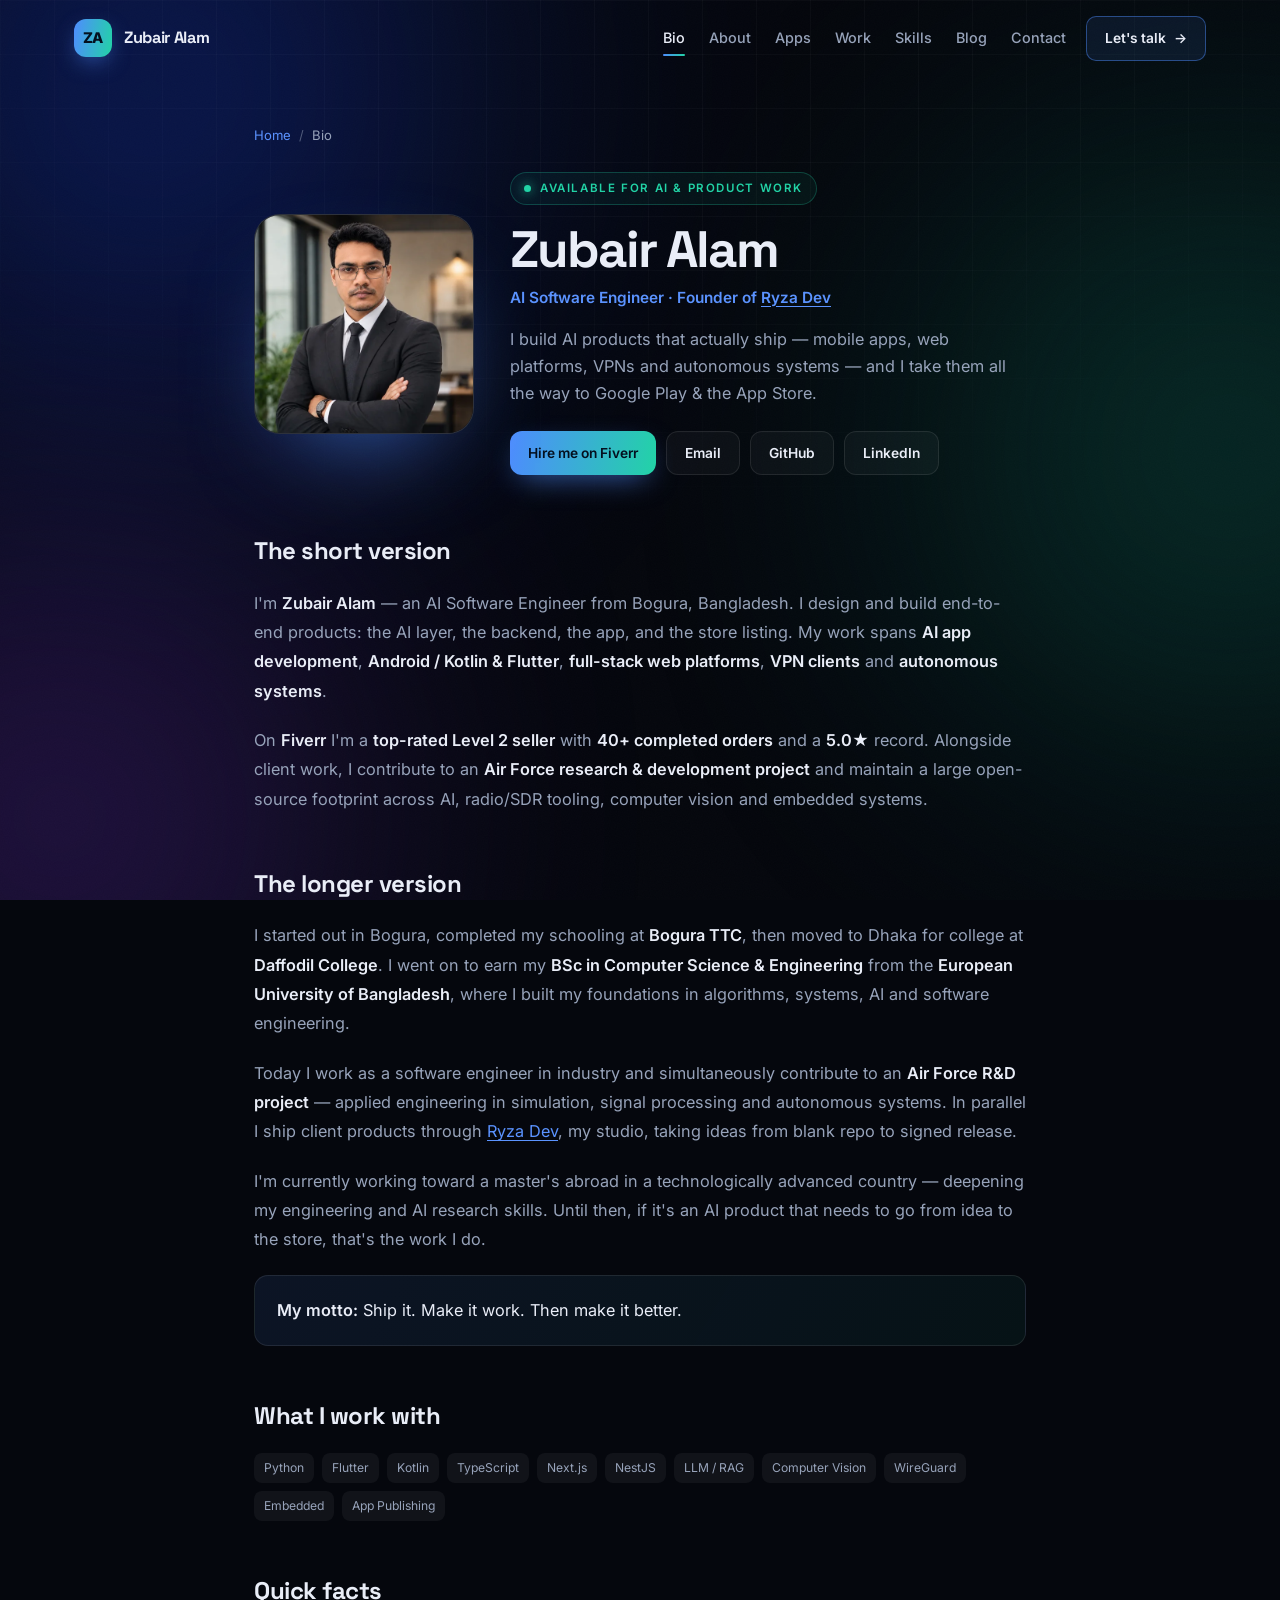
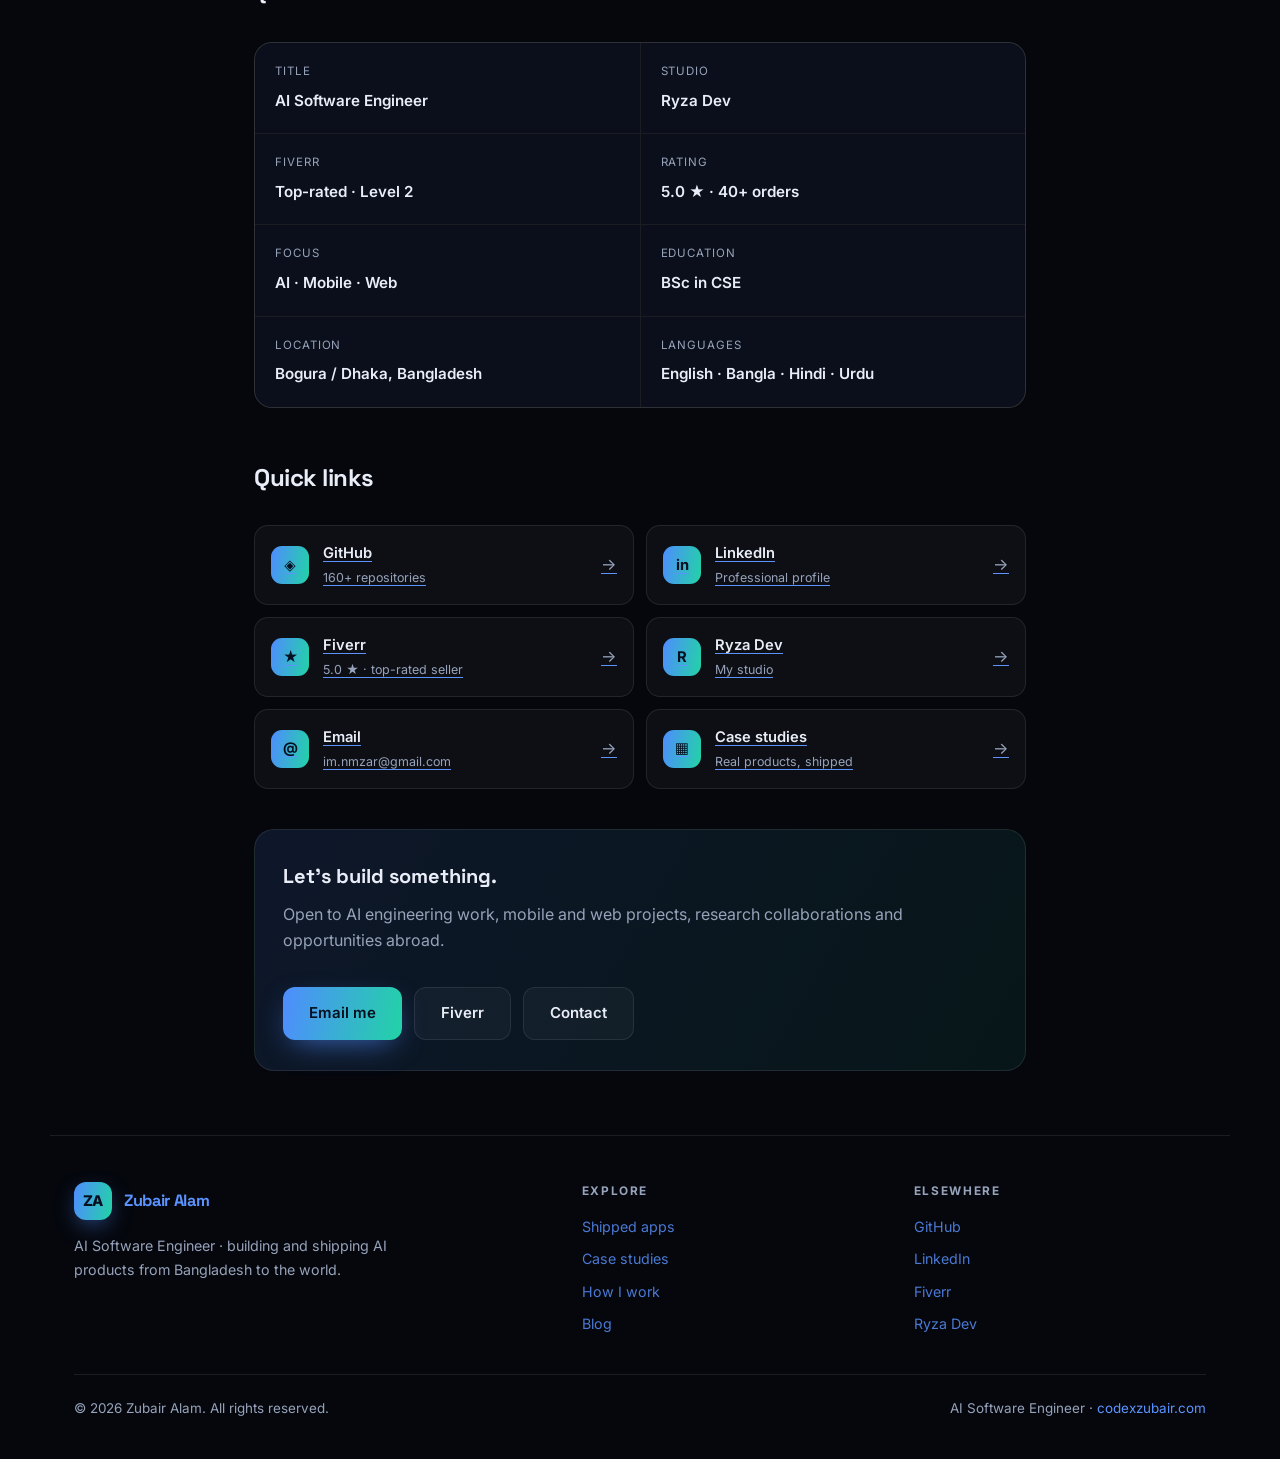
<file: bio/index.html>
<!DOCTYPE html>
<html lang="en">
<head>
  <meta charset="UTF-8" />
  <meta name="viewport" content="width=device-width, initial-scale=1.0" />
  <title>Bio — Zubair Alam, AI Software Engineer</title>
  <meta name="description" content="The short and long story of Zubair Alam — AI Software Engineer from Bogura, Bangladesh. Founder of Ryza Dev, top-rated Fiverr seller, and builder of AI-powered apps, VPNs and autonomous systems." />
  <meta name="keywords" content="Zubair Alam, bio, about, AI Software Engineer, codex-zubair, Ryza Dev, Bangladesh, Flutter, Python, LLM, Fiverr" />
  <meta name="author" content="Zubair Alam" />
  <meta property="og:title" content="Bio — Zubair Alam, AI Software Engineer" />
  <meta property="og:description" content="The short and long story of Zubair Alam — AI Software Engineer from Bangladesh, founder of Ryza Dev." />
  <meta property="og:type" content="profile" />
  <meta property="og:url" content="https://codexzubair.com/bio/" />
  <meta property="og:image" content="https://codexzubair.com/assets/profile.jpg" />
  <meta property="og:site_name" content="Zubair Alam" />
  <meta name="twitter:card" content="summary_large_image" />
  <meta name="twitter:title" content="Bio — Zubair Alam" />
  <meta name="twitter:description" content="AI Software Engineer from Bangladesh. Founder of Ryza Dev. I build and ship AI products." />
  <meta name="twitter:image" content="https://codexzubair.com/assets/profile.jpg" />
  <meta name="theme-color" content="#05070d" />
  <link rel="canonical" href="https://codexzubair.com/bio/" />
  <link rel="icon" type="image/png" sizes="512x512" href="../assets/icon-512.png" />
  <link rel="icon" type="image/png" sizes="32x32" href="../assets/favicon-32.png" />
  <link rel="apple-touch-icon" href="../assets/apple-touch-icon.png" />
  <link rel="preconnect" href="https://fonts.googleapis.com" />
  <link rel="preconnect" href="https://fonts.gstatic.com" crossorigin />
  <link href="https://fonts.googleapis.com/css2?family=Inter:wght@300;400;500;600;700;800;900&family=JetBrains+Mono:wght@400;600&family=Space+Grotesk:wght@500;600;700&display=swap" rel="stylesheet" />
  <link rel="stylesheet" href="../styles.css" />
  <link rel="stylesheet" href="../pages.css" />
  <link rel="stylesheet" href="bio.css" />
  <script type="application/ld+json">
  {
    "@context": "https://schema.org",
    "@type": "ProfilePage",
    "url": "https://codexzubair.com/bio/",
    "mainEntity": {
      "@type": "Person",
      "name": "Zubair Alam",
      "alternateName": "codex-zubair",
      "jobTitle": "AI Software Engineer",
      "description": "AI Software Engineer from Bogura, Bangladesh. Founder of Ryza Dev, builder of AI-powered mobile apps, web platforms, VPNs and autonomous systems.",
      "worksFor": { "@type": "Organization", "name": "Ryza Dev", "url": "https://ryzadev.com" },
      "url": "https://codexzubair.com",
      "image": "https://codexzubair.com/assets/profile.jpg",
      "email": "im.nmzar@gmail.com",
      "address": { "@type": "PostalAddress", "addressLocality": "Bogura / Dhaka", "addressCountry": "Bangladesh" },
      "alumniOf": { "@type": "CollegeOrUniversity", "name": "European University of Bangladesh" },
      "knowsAbout": ["Artificial Intelligence", "Machine Learning", "Large Language Models", "RAG", "Flutter", "Kotlin", "Python", "App Publishing", "WireGuard", "Autonomous Systems"],
      "sameAs": [
        "https://github.com/codex-zubair",
        "https://www.linkedin.com/in/codex-zubair/",
        "https://www.fiverr.com/s/L3dYVZY",
        "https://ryzadev.com"
      ]
    }
  }
  </script>
</head>
<body>
  <div class="page-progress" aria-hidden="true"><i></i></div>
  <div class="bg-grid" aria-hidden="true"></div>
  <div class="aurora" aria-hidden="true">
    <span class="aurora-a"></span>
    <span class="aurora-b"></span>
    <span class="aurora-c"></span>
  </div>
  <div class="noise" aria-hidden="true"></div>

  <header class="nav" id="nav">
    <a class="brand" href="../index.html" aria-label="Zubair Alam — home">
      <span class="brand-mark">ZA</span>
      <span class="brand-text">Zubair Alam</span>
    </a>
    <nav class="nav-links" aria-label="Primary">
      <a href="index.html" class="active">Bio</a>
      <a href="../index.html#about">About</a>
      <a href="../index.html#apps">Apps</a>
      <a href="../index.html#projects">Work</a>
      <a href="../index.html#skills">Skills</a>
      <a href="../blog/index.html">Blog</a>
      <a href="../index.html#contact">Contact</a>
    </nav>
    <a class="nav-cta" href="../index.html#contact">Let's talk <span aria-hidden="true">→</span></a>
    <button class="nav-toggle" aria-label="Toggle navigation" aria-expanded="false">
      <span></span><span></span><span></span>
    </button>
  </header>

  <main class="page-wrap">
    <nav class="breadcrumb"><a href="../index.html">Home</a><span>/</span> Bio</nav>

    <section class="bio-hero">
      <div class="bio-photo">
        <picture>
          <source srcset="../assets/profile-560.webp 560w, ../assets/profile.webp 900w" sizes="(max-width: 700px) 46vw, 220px" type="image/webp" />
          <source srcset="../assets/profile-560.jpg 560w, ../assets/profile.jpg 900w" sizes="(max-width: 700px) 46vw, 220px" type="image/jpeg" />
          <img src="../assets/profile.jpg" alt="Portrait of Zubair Alam, AI Software Engineer" width="900" height="900" fetchpriority="high" />
        </picture>
      </div>
      <div class="bio-intro">
        <p class="bio-eyebrow"><span class="dot"></span> Available for AI &amp; product work</p>
        <h1>Zubair Alam</h1>
        <p class="bio-role">AI Software Engineer · Founder of <a href="https://ryzadev.com" target="_blank" rel="noopener">Ryza Dev</a></p>
        <p class="bio-short">
          I build AI products that actually ship — mobile apps, web platforms, VPNs and autonomous
          systems — and I take them all the way to Google Play &amp; the App Store.
        </p>
        <div class="bio-actions">
          <a class="btn btn-primary" href="https://www.fiverr.com/s/L3dYVZY" target="_blank" rel="noopener">Hire me on Fiverr</a>
          <a class="btn btn-ghost" href="mailto:im.nmzar@gmail.com">Email</a>
          <a class="btn btn-ghost" href="https://github.com/codex-zubair" target="_blank" rel="noopener">GitHub</a>
          <a class="btn btn-ghost" href="https://www.linkedin.com/in/codex-zubair/" target="_blank" rel="noopener">LinkedIn</a>
        </div>
      </div>
    </section>

    <div class="article-body">
      <h2>The short version</h2>
      <p>
        I'm <strong>Zubair Alam</strong> — an AI Software Engineer from Bogura, Bangladesh. I design and
        build end-to-end products: the AI layer, the backend, the app, and the store listing. My work
        spans <strong>AI app development</strong>, <strong>Android / Kotlin &amp; Flutter</strong>,
        <strong>full-stack web platforms</strong>, <strong>VPN clients</strong> and
        <strong>autonomous systems</strong>.
      </p>
      <p>
        On <strong>Fiverr</strong> I'm a <strong>top-rated Level 2 seller</strong> with
        <strong>40+ completed orders</strong> and a <strong>5.0★</strong> record. Alongside client work,
        I contribute to an <strong>Air Force research &amp; development project</strong> and maintain a
        large open-source footprint across AI, radio/SDR tooling, computer vision and embedded systems.
      </p>

      <h2>The longer version</h2>
      <p>
        I started out in Bogura, completed my schooling at <strong>Bogura TTC</strong>, then moved to
        Dhaka for college at <strong>Daffodil College</strong>. I went on to earn my
        <strong>BSc in Computer Science &amp; Engineering</strong> from the
        <strong>European University of Bangladesh</strong>, where I built my foundations in algorithms,
        systems, AI and software engineering.
      </p>
      <p>
        Today I work as a software engineer in industry and simultaneously contribute to an
        <strong>Air Force R&amp;D project</strong> — applied engineering in simulation, signal processing
        and autonomous systems. In parallel I ship client products through
        <a href="https://ryzadev.com" target="_blank" rel="noopener">Ryza Dev</a>, my studio, taking ideas
        from blank repo to signed release.
      </p>
      <p>
        I'm currently working toward a master's abroad in a technologically advanced country — deepening
        my engineering and AI research skills. Until then, if it's an AI product that needs to go from
        idea to the store, that's the work I do.
      </p>

      <div class="callout">
        <p><strong>My motto:</strong> Ship it. Make it work. Then make it better.</p>
      </div>

      <h2>What I work with</h2>
      <ul class="tags">
        <li>Python</li><li>Flutter</li><li>Kotlin</li><li>TypeScript</li><li>Next.js</li><li>NestJS</li>
        <li>LLM / RAG</li><li>Computer Vision</li><li>WireGuard</li><li>Embedded</li><li>App Publishing</li>
      </ul>

      <h2>Quick facts</h2>
      <div class="spec-grid">
        <div class="spec"><span>Title</span><strong>AI Software Engineer</strong></div>
        <div class="spec"><span>Studio</span><strong>Ryza Dev</strong></div>
        <div class="spec"><span>Fiverr</span><strong>Top-rated · Level 2</strong></div>
        <div class="spec"><span>Rating</span><strong>5.0 ★ · 40+ orders</strong></div>
        <div class="spec"><span>Focus</span><strong>AI · Mobile · Web</strong></div>
        <div class="spec"><span>Education</span><strong>BSc in CSE</strong></div>
        <div class="spec"><span>Location</span><strong>Bogura / Dhaka, Bangladesh</strong></div>
        <div class="spec"><span>Languages</span><strong>English · Bangla · Hindi · Urdu</strong></div>
      </div>

      <h2>Quick links</h2>
      <div class="bio-links">
        <a class="bio-link" href="https://github.com/codex-zubair" target="_blank" rel="noopener">
          <span class="bio-link-ico">◈</span>
          <span><strong>GitHub</strong><em>160+ repositories</em></span>
          <span class="bio-link-arrow" aria-hidden="true">→</span>
        </a>
        <a class="bio-link" href="https://www.linkedin.com/in/codex-zubair/" target="_blank" rel="noopener">
          <span class="bio-link-ico">in</span>
          <span><strong>LinkedIn</strong><em>Professional profile</em></span>
          <span class="bio-link-arrow" aria-hidden="true">→</span>
        </a>
        <a class="bio-link" href="https://www.fiverr.com/s/L3dYVZY" target="_blank" rel="noopener">
          <span class="bio-link-ico">★</span>
          <span><strong>Fiverr</strong><em>5.0 ★ · top-rated seller</em></span>
          <span class="bio-link-arrow" aria-hidden="true">→</span>
        </a>
        <a class="bio-link" href="https://ryzadev.com" target="_blank" rel="noopener">
          <span class="bio-link-ico">R</span>
          <span><strong>Ryza Dev</strong><em>My studio</em></span>
          <span class="bio-link-arrow" aria-hidden="true">→</span>
        </a>
        <a class="bio-link" href="mailto:im.nmzar@gmail.com">
          <span class="bio-link-ico">@</span>
          <span><strong>Email</strong><em>im.nmzar@gmail.com</em></span>
          <span class="bio-link-arrow" aria-hidden="true">→</span>
        </a>
        <a class="bio-link" href="../index.html#projects">
          <span class="bio-link-ico">▦</span>
          <span><strong>Case studies</strong><em>Real products, shipped</em></span>
          <span class="bio-link-arrow" aria-hidden="true">→</span>
        </a>
      </div>
    </div>

    <div class="article-cta">
      <h3>Let's build something.</h3>
      <p>Open to AI engineering work, mobile and web projects, research collaborations and opportunities abroad.</p>
      <div class="cta">
        <a class="btn btn-primary" href="mailto:im.nmzar@gmail.com">Email me</a>
        <a class="btn btn-ghost" href="https://www.fiverr.com/s/L3dYVZY" target="_blank" rel="noopener">Fiverr</a>
        <a class="btn btn-ghost" href="../index.html#contact">Contact</a>
      </div>
    </div>
  </main>

  <footer class="footer">
    <div class="footer-main">
      <div class="footer-brand">
        <a class="brand" href="../index.html">
          <span class="brand-mark">ZA</span>
          <span class="brand-text">Zubair Alam</span>
        </a>
        <p>AI Software Engineer · building and shipping AI products from Bangladesh to the world.</p>
      </div>
      <div class="footer-col">
        <h4>Explore</h4>
        <a href="../index.html#apps">Shipped apps</a>
        <a href="../index.html#projects">Case studies</a>
        <a href="../index.html#process">How I work</a>
        <a href="../blog/">Blog</a>
      </div>
      <div class="footer-col">
        <h4>Elsewhere</h4>
        <a href="https://github.com/codex-zubair" target="_blank" rel="noopener">GitHub</a>
        <a href="https://www.linkedin.com/in/codex-zubair/" target="_blank" rel="noopener">LinkedIn</a>
        <a href="https://www.fiverr.com/s/L3dYVZY" target="_blank" rel="noopener">Fiverr</a>
        <a href="https://ryzadev.com" target="_blank" rel="noopener">Ryza Dev</a>
      </div>
    </div>
    <div class="footer-bottom">
      <p>© <span id="year"></span> Zubair Alam. All rights reserved.</p>
      <p class="built">AI Software Engineer · <a href="https://codexzubair.com">codexzubair.com</a></p>
    </div>
  </footer>

  <button class="to-top" aria-label="Back to top" hidden>↑</button>

  <script src="../main.js"></script>
</body>
</html>
</file>
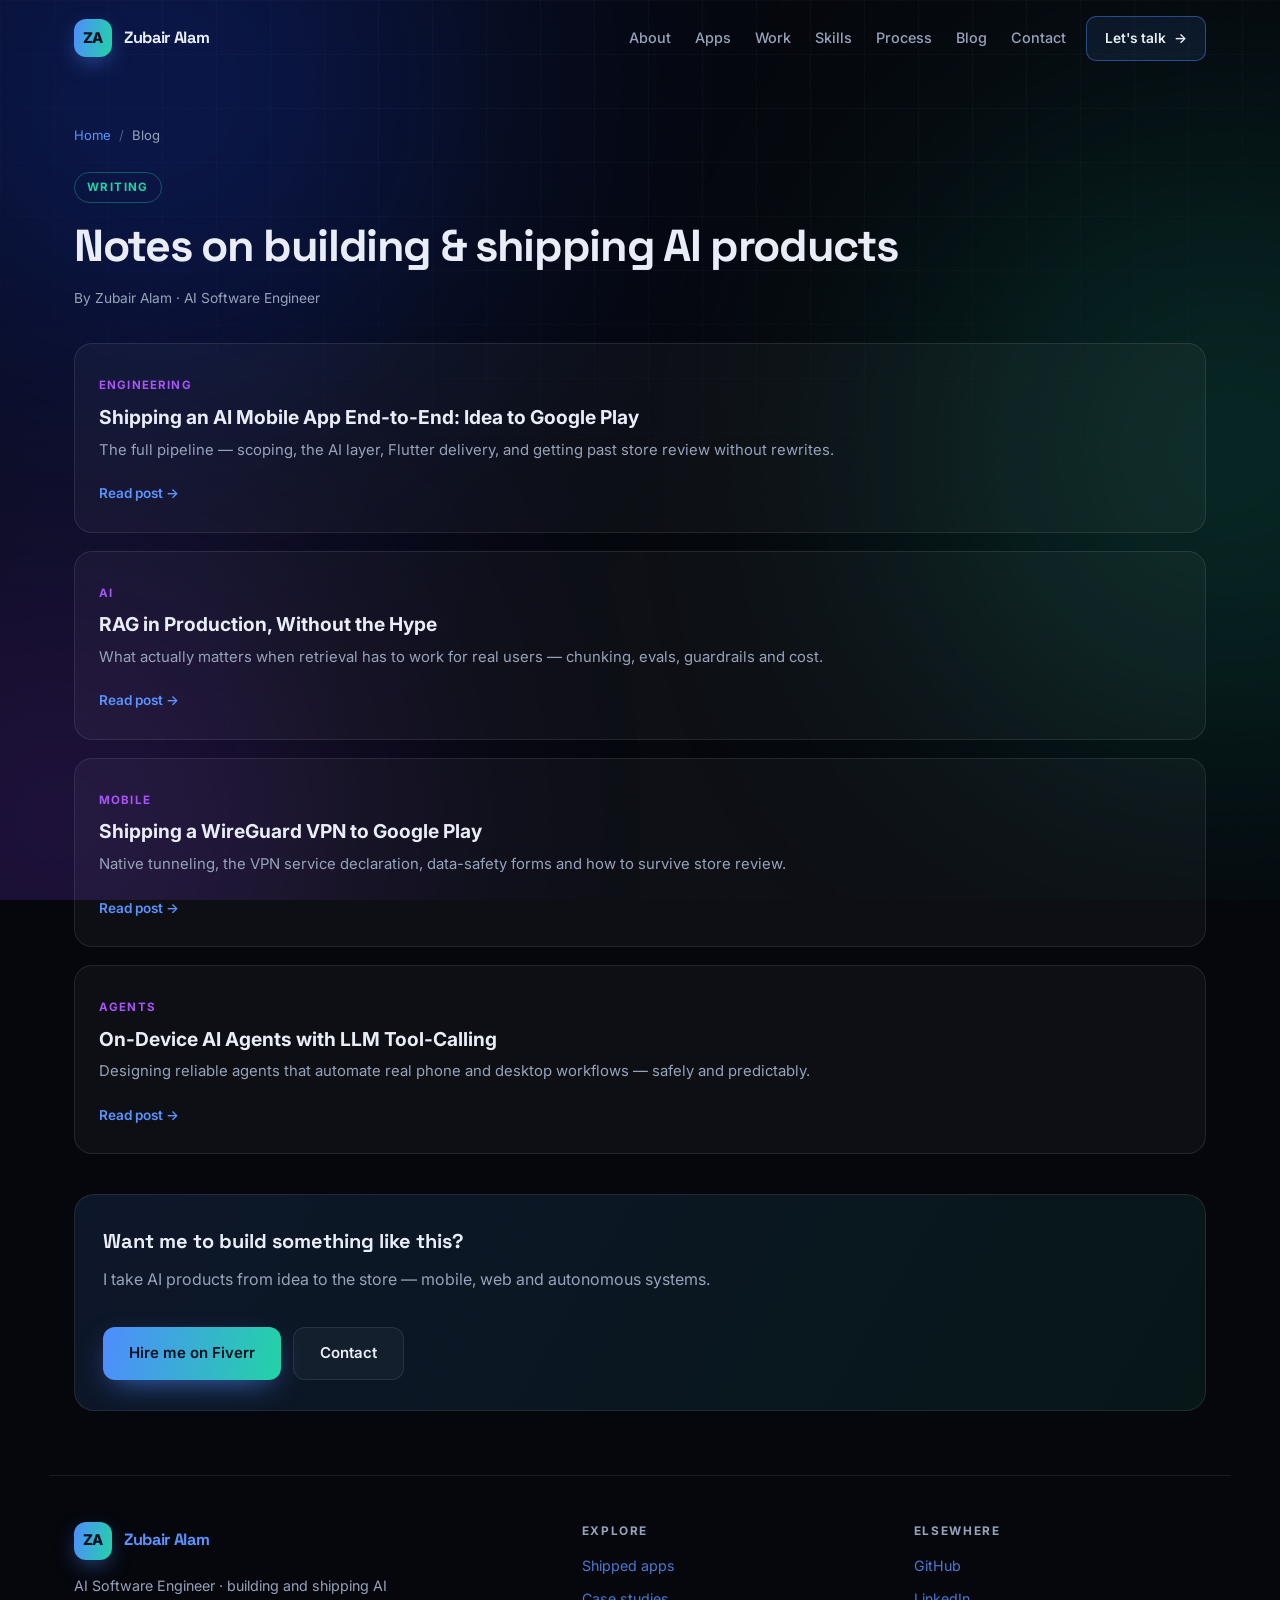
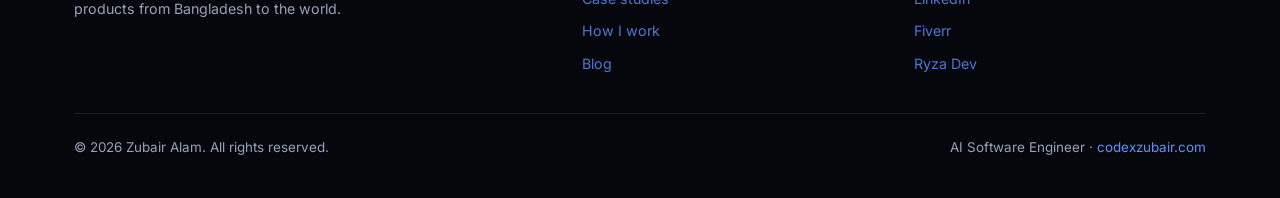
<file: blog/index.html>
<!DOCTYPE html>
<html lang="en">
<head>
  <meta charset="UTF-8" />
  <meta name="viewport" content="width=device-width, initial-scale=1.0" />
  <title>Blog — Zubair Alam, AI Software Engineer</title>
  <meta name="description" content="Engineering notes from Zubair Alam, AI Software Engineer — building and shipping AI mobile apps, RAG systems, VPN clients and on-device agents." />
  <meta name="keywords" content="Zubair Alam, AI Software Engineer, blog, LLM, RAG, Flutter, WireGuard, AI agents" />
  <meta name="author" content="Zubair Alam" />
  <meta property="og:title" content="Blog — Zubair Alam, AI Software Engineer" />
  <meta property="og:description" content="Engineering notes on shipping AI products — mobile, web, agents and autonomous systems." />
  <meta property="og:type" content="website" />
  <meta property="og:url" content="https://codexzubair.com/blog/" />
  <link rel="canonical" href="https://codexzubair.com/blog/" />
  <link rel="icon" type="image/png" sizes="512x512" href="../assets/icon-512.png" />
  <link rel="icon" type="image/png" sizes="32x32" href="../assets/favicon-32.png" />
  <link rel="apple-touch-icon" href="../assets/apple-touch-icon.png" />
  <link rel="preconnect" href="https://fonts.googleapis.com" />
  <link rel="preconnect" href="https://fonts.gstatic.com" crossorigin />
  <link href="https://fonts.googleapis.com/css2?family=Inter:wght@300;400;500;600;700;800;900&family=JetBrains+Mono:wght@400;600&family=Space+Grotesk:wght@500;600;700&display=swap" rel="stylesheet" />
  <link rel="stylesheet" href="../styles.css" />
  <link rel="stylesheet" href="../pages.css" />
</head>
<body>
  <div class="bg-grid" aria-hidden="true"></div>
  <div class="aurora" aria-hidden="true">
    <span class="aurora-a"></span>
    <span class="aurora-b"></span>
    <span class="aurora-c"></span>
  </div>
  <div class="noise" aria-hidden="true"></div>

  <header class="nav" id="nav">
    <a class="brand" href="../index.html">
      <span class="brand-mark">ZA</span>
      <span class="brand-text">Zubair Alam</span>
    </a>
    <nav class="nav-links">
      <a href="../index.html#about">About</a>
      <a href="../index.html#apps">Apps</a>
      <a href="../index.html#projects">Work</a>
      <a href="../index.html#skills">Skills</a>
      <a href="../index.html#process">Process</a>
      <a href="index.html">Blog</a>
      <a href="../index.html#contact">Contact</a>
    </nav>
    <a class="nav-cta" href="../index.html#contact">Let's talk <span aria-hidden="true">→</span></a>
    <button class="nav-toggle" aria-label="Toggle navigation" aria-expanded="false">
      <span></span><span></span><span></span>
    </button>
  </header>

  <main class="page-wrap wide">
    <nav class="breadcrumb"><a href="../index.html">Home</a><span>/</span> Blog</nav>
    <div class="article-head">
      <span class="kicker">Writing</span>
      <h1>Notes on building &amp; shipping AI products</h1>
      <p class="article-meta"><span>By Zubair Alam · AI Software Engineer</span></p>
    </div>

    <div class="post-list">
      <a class="post-item" href="shipping-ai-mobile-apps-end-to-end.html">
        <span class="blog-date">Engineering</span>
        <h3>Shipping an AI Mobile App End-to-End: Idea to Google Play</h3>
        <p>The full pipeline — scoping, the AI layer, Flutter delivery, and getting past store review without rewrites.</p>
        <span class="blog-more">Read post →</span>
      </a>
      <a class="post-item" href="rag-in-production-without-the-hype.html">
        <span class="blog-date">AI</span>
        <h3>RAG in Production, Without the Hype</h3>
        <p>What actually matters when retrieval has to work for real users — chunking, evals, guardrails and cost.</p>
        <span class="blog-more">Read post →</span>
      </a>
      <a class="post-item" href="wireguard-vpn-to-google-play.html">
        <span class="blog-date">Mobile</span>
        <h3>Shipping a WireGuard VPN to Google Play</h3>
        <p>Native tunneling, the VPN service declaration, data-safety forms and how to survive store review.</p>
        <span class="blog-more">Read post →</span>
      </a>
      <a class="post-item" href="on-device-ai-agents-tool-calling.html">
        <span class="blog-date">Agents</span>
        <h3>On-Device AI Agents with LLM Tool-Calling</h3>
        <p>Designing reliable agents that automate real phone and desktop workflows — safely and predictably.</p>
        <span class="blog-more">Read post →</span>
      </a>
    </div>

    <div class="article-cta">
      <h3>Want me to build something like this?</h3>
      <p>I take AI products from idea to the store — mobile, web and autonomous systems.</p>
      <div class="cta">
        <a class="btn btn-primary" href="https://www.fiverr.com/s/L3dYVZY" target="_blank" rel="noopener">Hire me on Fiverr</a>
        <a class="btn btn-ghost" href="../index.html#contact">Contact</a>
      </div>
    </div>
  </main>

  <footer class="footer">
    <div class="footer-main">
      <div class="footer-brand">
        <a class="brand" href="../index.html">
          <span class="brand-mark">ZA</span>
          <span class="brand-text">Zubair Alam</span>
        </a>
        <p>AI Software Engineer · building and shipping AI products from Bangladesh to the world.</p>
      </div>
      <div class="footer-col">
        <h4>Explore</h4>
        <a href="../index.html#apps">Shipped apps</a>
        <a href="../index.html#projects">Case studies</a>
        <a href="../index.html#process">How I work</a>
        <a href="index.html">Blog</a>
      </div>
      <div class="footer-col">
        <h4>Elsewhere</h4>
        <a href="https://github.com/codex-zubair" target="_blank" rel="noopener">GitHub</a>
        <a href="https://www.linkedin.com/in/codex-zubair/" target="_blank" rel="noopener">LinkedIn</a>
        <a href="https://www.fiverr.com/s/L3dYVZY" target="_blank" rel="noopener">Fiverr</a>
        <a href="https://ryzadev.com" target="_blank" rel="noopener">Ryza Dev</a>
      </div>
    </div>
    <div class="footer-bottom">
      <p>© <span id="year"></span> Zubair Alam. All rights reserved.</p>
      <p class="built">AI Software Engineer · <a href="https://codexzubair.com">codexzubair.com</a></p>
    </div>
  </footer>

  <button class="to-top" aria-label="Back to top" hidden>↑</button>

  <script src="../main.js"></script>
</body>
</html>
</file>
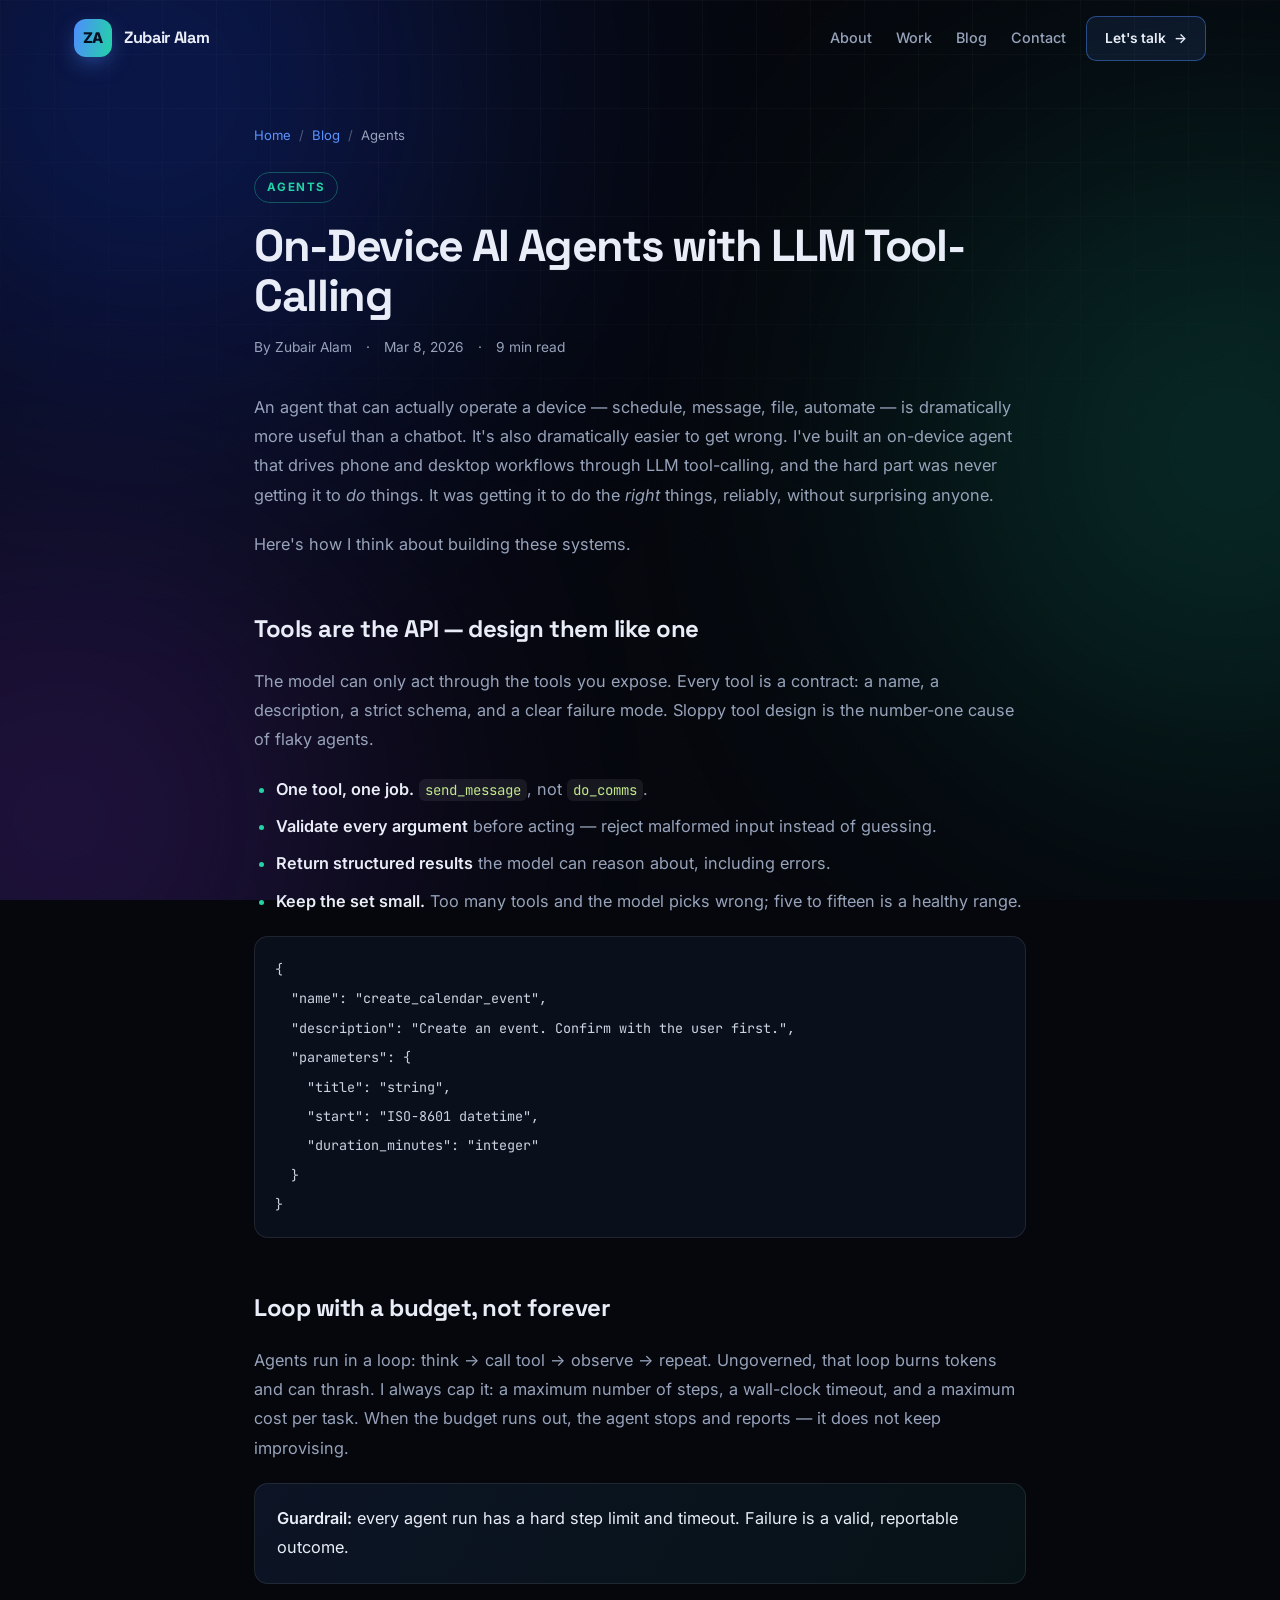
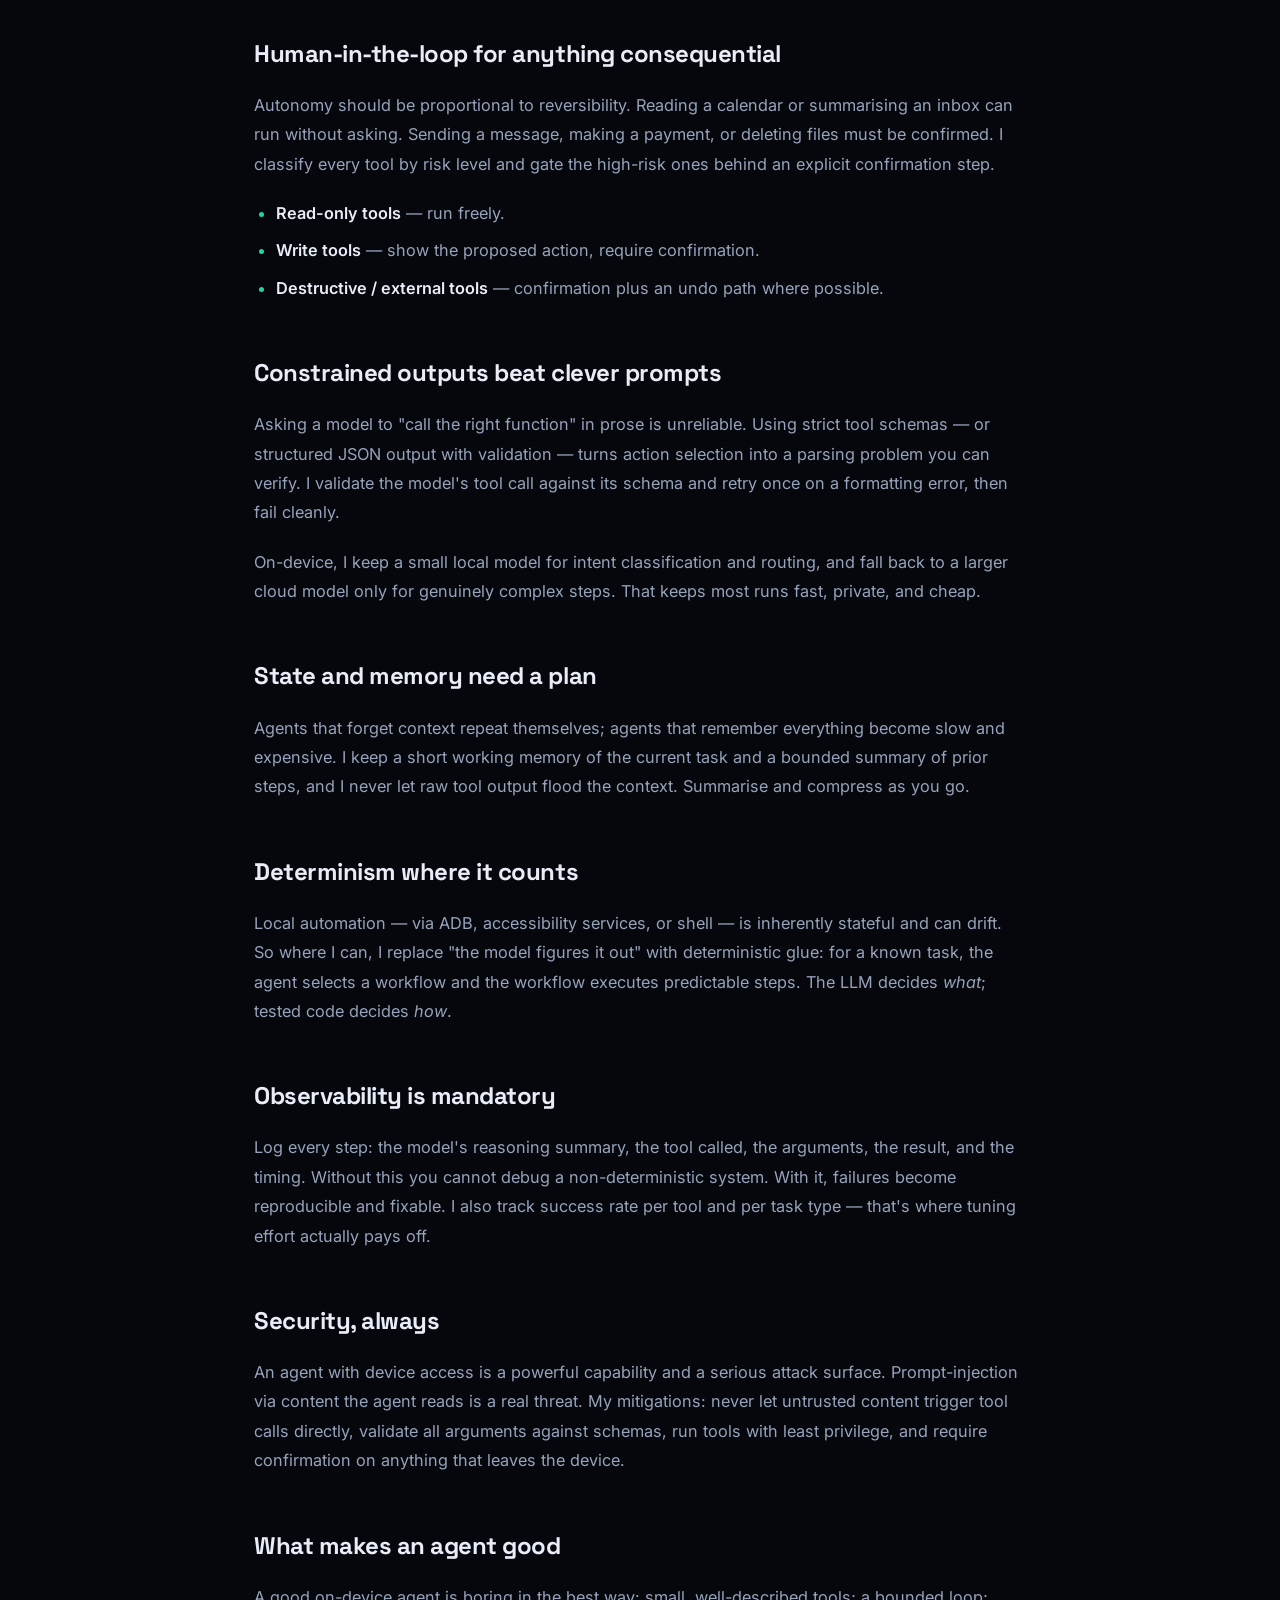
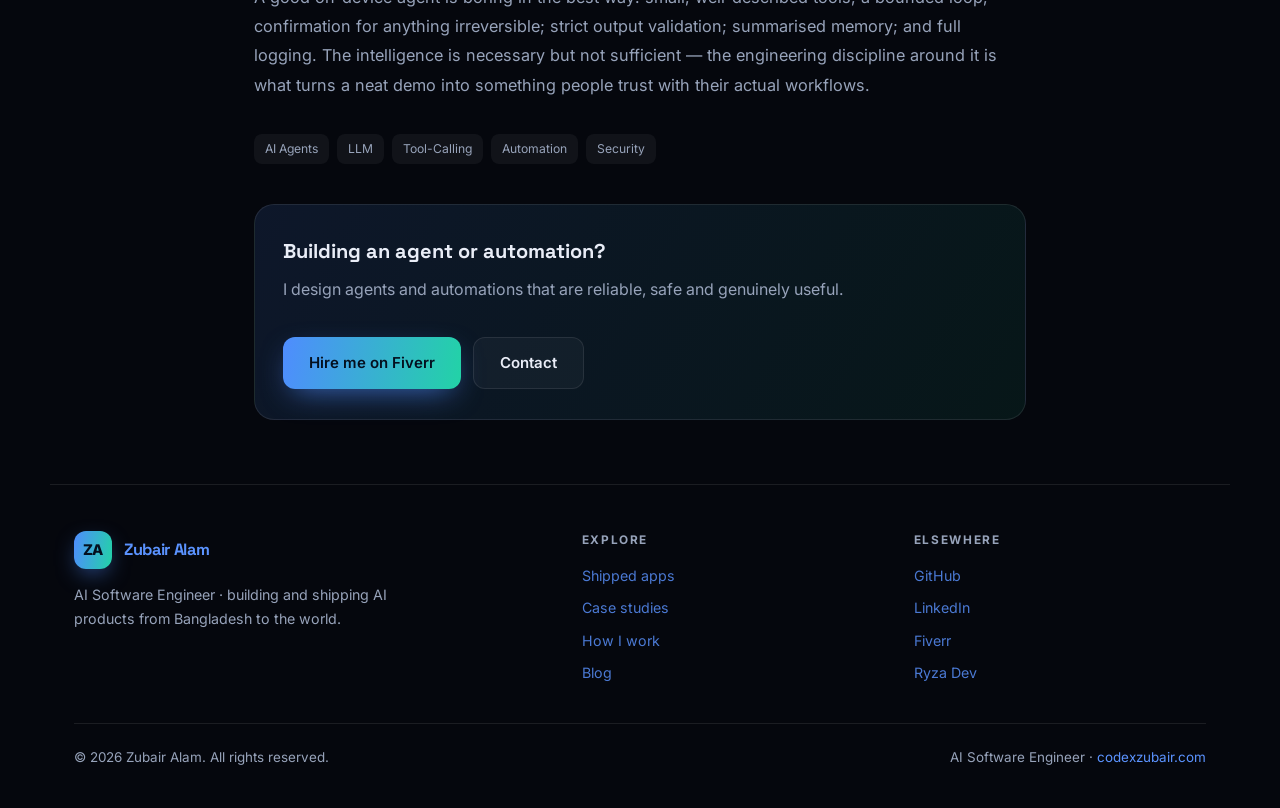
<file: blog/on-device-ai-agents-tool-calling.html>
<!DOCTYPE html>
<html lang="en">
<head>
  <meta charset="UTF-8" />
  <meta name="viewport" content="width=device-width, initial-scale=1.0" />
  <title>On-Device AI Agents with LLM Tool-Calling | Zubair Alam</title>
  <meta name="description" content="Designing reliable on-device AI agents that automate real phone and desktop workflows with LLM tool-calling — safely and predictably." />
  <meta name="keywords" content="AI agents, tool calling, LLM, on-device AI, automation, ADB, Zubair Alam" />
  <meta name="author" content="Zubair Alam" />
  <meta property="og:title" content="On-Device AI Agents with LLM Tool-Calling" />
  <meta property="og:description" content="Designing reliable agents that automate real workflows — safely." />
  <meta property="og:type" content="article" />
  <meta property="og:url" content="https://codexzubair.com/blog/on-device-ai-agents-tool-calling.html" />
  <link rel="canonical" href="https://codexzubair.com/blog/on-device-ai-agents-tool-calling.html" />
  <link rel="icon" type="image/png" sizes="512x512" href="../assets/icon-512.png" />
  <link rel="icon" type="image/png" sizes="32x32" href="../assets/favicon-32.png" />
  <link rel="apple-touch-icon" href="../assets/apple-touch-icon.png" />
  <link rel="preconnect" href="https://fonts.googleapis.com" />
  <link rel="preconnect" href="https://fonts.gstatic.com" crossorigin />
  <link href="https://fonts.googleapis.com/css2?family=Inter:wght@300;400;500;600;700;800;900&family=JetBrains+Mono:wght@400;600&family=Space+Grotesk:wght@500;600;700&display=swap" rel="stylesheet" />
  <link rel="stylesheet" href="../styles.css" />
  <link rel="stylesheet" href="../pages.css" />
  <script type="application/ld+json">
  {
    "@context": "https://schema.org",
    "@type": "BlogPosting",
    "headline": "On-Device AI Agents with LLM Tool-Calling",
    "author": { "@type": "Person", "name": "Zubair Alam" },
    "publisher": { "@type": "Person", "name": "Zubair Alam" },
    "datePublished": "2026-03-08",
    "mainEntityOfPage": "https://codexzubair.com/blog/on-device-ai-agents-tool-calling.html",
    "description": "Designing reliable agents that automate real workflows safely."
  }
  </script>
</head>
<body>
  <div class="bg-grid" aria-hidden="true"></div>
  <div class="aurora" aria-hidden="true">
    <span class="aurora-a"></span>
    <span class="aurora-b"></span>
    <span class="aurora-c"></span>
  </div>
  <div class="noise" aria-hidden="true"></div>

  <header class="nav" id="nav">
    <a class="brand" href="../index.html">
      <span class="brand-mark">ZA</span>
      <span class="brand-text">Zubair Alam</span>
    </a>
    <nav class="nav-links">
      <a href="../index.html#about">About</a>
      <a href="../index.html#projects">Work</a>
      <a href="index.html">Blog</a>
      <a href="../index.html#contact">Contact</a>
    </nav>
    <a class="nav-cta" href="../index.html#contact">Let's talk <span aria-hidden="true">→</span></a>
    <button class="nav-toggle" aria-label="Toggle navigation" aria-expanded="false">
      <span></span><span></span><span></span>
    </button>
  </header>

  <main class="page-wrap">
    <nav class="breadcrumb"><a href="../index.html">Home</a><span>/</span><a href="index.html">Blog</a><span>/</span> Agents</nav>

    <div class="article-head">
      <span class="kicker">Agents</span>
      <h1>On-Device AI Agents with LLM Tool-Calling</h1>
      <div class="article-meta">
        <span>By Zubair Alam</span><span>·</span><span>Mar 8, 2026</span><span>·</span><span>9 min read</span>
      </div>
    </div>

    <div class="article-body">
      <p>
        An agent that can actually operate a device — schedule, message, file, automate — is dramatically more useful
        than a chatbot. It's also dramatically easier to get wrong. I've built an on-device agent that drives phone and
        desktop workflows through LLM tool-calling, and the hard part was never getting it to <em>do</em> things.
        It was getting it to do the <em>right</em> things, reliably, without surprising anyone.
      </p>
      <p>Here's how I think about building these systems.</p>

      <h2>Tools are the API — design them like one</h2>
      <p>
        The model can only act through the tools you expose. Every tool is a contract: a name, a description, a strict
        schema, and a clear failure mode. Sloppy tool design is the number-one cause of flaky agents.
      </p>
      <ul>
        <li><strong>One tool, one job.</strong> <code>send_message</code>, not <code>do_comms</code>.</li>
        <li><strong>Validate every argument</strong> before acting — reject malformed input instead of guessing.</li>
        <li><strong>Return structured results</strong> the model can reason about, including errors.</li>
        <li><strong>Keep the set small.</strong> Too many tools and the model picks wrong; five to fifteen is a healthy range.</li>
      </ul>
      <pre><code>{
  "name": "create_calendar_event",
  "description": "Create an event. Confirm with the user first.",
  "parameters": {
    "title": "string",
    "start": "ISO-8601 datetime",
    "duration_minutes": "integer"
  }
}</code></pre>

      <h2>Loop with a budget, not forever</h2>
      <p>
        Agents run in a loop: think → call tool → observe → repeat. Ungoverned, that loop burns tokens and can
        thrash. I always cap it: a maximum number of steps, a wall-clock timeout, and a maximum cost per task. When
        the budget runs out, the agent stops and reports — it does not keep improvising.
      </p>
      <div class="callout">
        <p><strong>Guardrail:</strong> every agent run has a hard step limit and timeout. Failure is a valid, reportable outcome.</p>
      </div>

      <h2>Human-in-the-loop for anything consequential</h2>
      <p>
        Autonomy should be proportional to reversibility. Reading a calendar or summarising an inbox can run without
        asking. Sending a message, making a payment, or deleting files must be confirmed. I classify every tool by
        risk level and gate the high-risk ones behind an explicit confirmation step.
      </p>
      <ul>
        <li><strong>Read-only tools</strong> — run freely.</li>
        <li><strong>Write tools</strong> — show the proposed action, require confirmation.</li>
        <li><strong>Destructive / external tools</strong> — confirmation plus an undo path where possible.</li>
      </ul>

      <h2>Constrained outputs beat clever prompts</h2>
      <p>
        Asking a model to "call the right function" in prose is unreliable. Using strict tool schemas — or structured
        JSON output with validation — turns action selection into a parsing problem you can verify. I validate the
        model's tool call against its schema and retry once on a formatting error, then fail cleanly.
      </p>
      <p>
        On-device, I keep a small local model for intent classification and routing, and fall back to a larger cloud
        model only for genuinely complex steps. That keeps most runs fast, private, and cheap.
      </p>

      <h2>State and memory need a plan</h2>
      <p>
        Agents that forget context repeat themselves; agents that remember everything become slow and expensive. I
        keep a short working memory of the current task and a bounded summary of prior steps, and I never let raw
        tool output flood the context. Summarise and compress as you go.
      </p>

      <h2>Determinism where it counts</h2>
      <p>
        Local automation — via ADB, accessibility services, or shell — is inherently stateful and can drift. So where
        I can, I replace "the model figures it out" with deterministic glue: for a known task, the agent selects a
        workflow and the workflow executes predictable steps. The LLM decides <em>what</em>; tested code decides
        <em>how</em>.
      </p>

      <h2>Observability is mandatory</h2>
      <p>
        Log every step: the model's reasoning summary, the tool called, the arguments, the result, and the timing.
        Without this you cannot debug a non-deterministic system. With it, failures become reproducible and fixable.
        I also track success rate per tool and per task type — that's where tuning effort actually pays off.
      </p>

      <h2>Security, always</h2>
      <p>
        An agent with device access is a powerful capability and a serious attack surface. Prompt-injection via
        content the agent reads is a real threat. My mitigations: never let untrusted content trigger tool calls
        directly, validate all arguments against schemas, run tools with least privilege, and require confirmation on
        anything that leaves the device.
      </p>

      <h2>What makes an agent good</h2>
      <p>
        A good on-device agent is boring in the best way: small, well-described tools; a bounded loop; confirmation
        for anything irreversible; strict output validation; summarised memory; and full logging. The intelligence is
        necessary but not sufficient — the engineering discipline around it is what turns a neat demo into something
        people trust with their actual workflows.
      </p>
    </div>

    <ul class="article-tags">
      <li>AI Agents</li><li>LLM</li><li>Tool-Calling</li><li>Automation</li><li>Security</li>
    </ul>

    <div class="article-cta">
      <h3>Building an agent or automation?</h3>
      <p>I design agents and automations that are reliable, safe and genuinely useful.</p>
      <div class="cta">
        <a class="btn btn-primary" href="https://www.fiverr.com/s/L3dYVZY" target="_blank" rel="noopener">Hire me on Fiverr</a>
        <a class="btn btn-ghost" href="../index.html#contact">Contact</a>
      </div>
    </div>
  </main>

  <footer class="footer">
    <div class="footer-main">
      <div class="footer-brand">
        <a class="brand" href="../index.html">
          <span class="brand-mark">ZA</span>
          <span class="brand-text">Zubair Alam</span>
        </a>
        <p>AI Software Engineer · building and shipping AI products from Bangladesh to the world.</p>
      </div>
      <div class="footer-col">
        <h4>Explore</h4>
        <a href="../index.html#apps">Shipped apps</a>
        <a href="../index.html#projects">Case studies</a>
        <a href="../index.html#process">How I work</a>
        <a href="index.html">Blog</a>
      </div>
      <div class="footer-col">
        <h4>Elsewhere</h4>
        <a href="https://github.com/codex-zubair" target="_blank" rel="noopener">GitHub</a>
        <a href="https://www.linkedin.com/in/codex-zubair/" target="_blank" rel="noopener">LinkedIn</a>
        <a href="https://www.fiverr.com/s/L3dYVZY" target="_blank" rel="noopener">Fiverr</a>
        <a href="https://ryzadev.com" target="_blank" rel="noopener">Ryza Dev</a>
      </div>
    </div>
    <div class="footer-bottom">
      <p>© <span id="year"></span> Zubair Alam. All rights reserved.</p>
      <p class="built">AI Software Engineer · <a href="https://codexzubair.com">codexzubair.com</a></p>
    </div>
  </footer>

  <button class="to-top" aria-label="Back to top" hidden>↑</button>

  <script src="../main.js"></script>
</body>
</html>
</file>
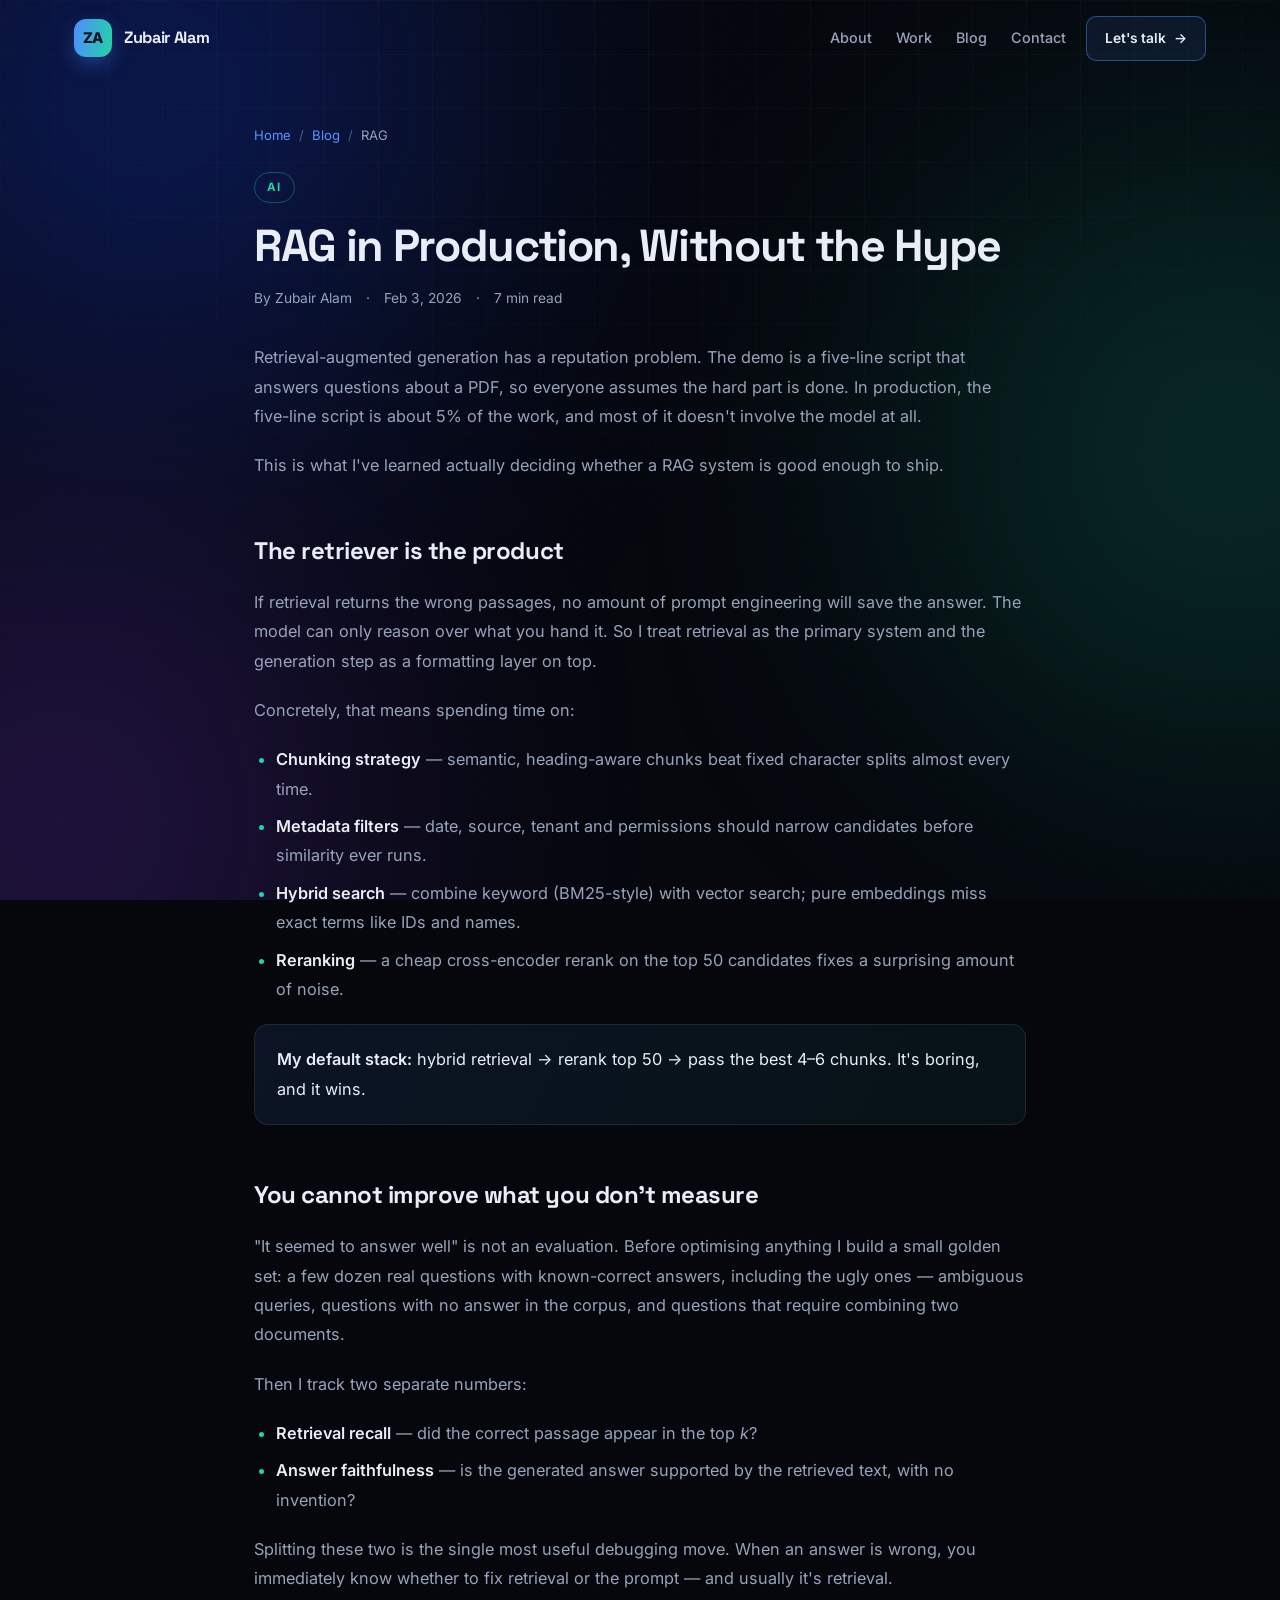
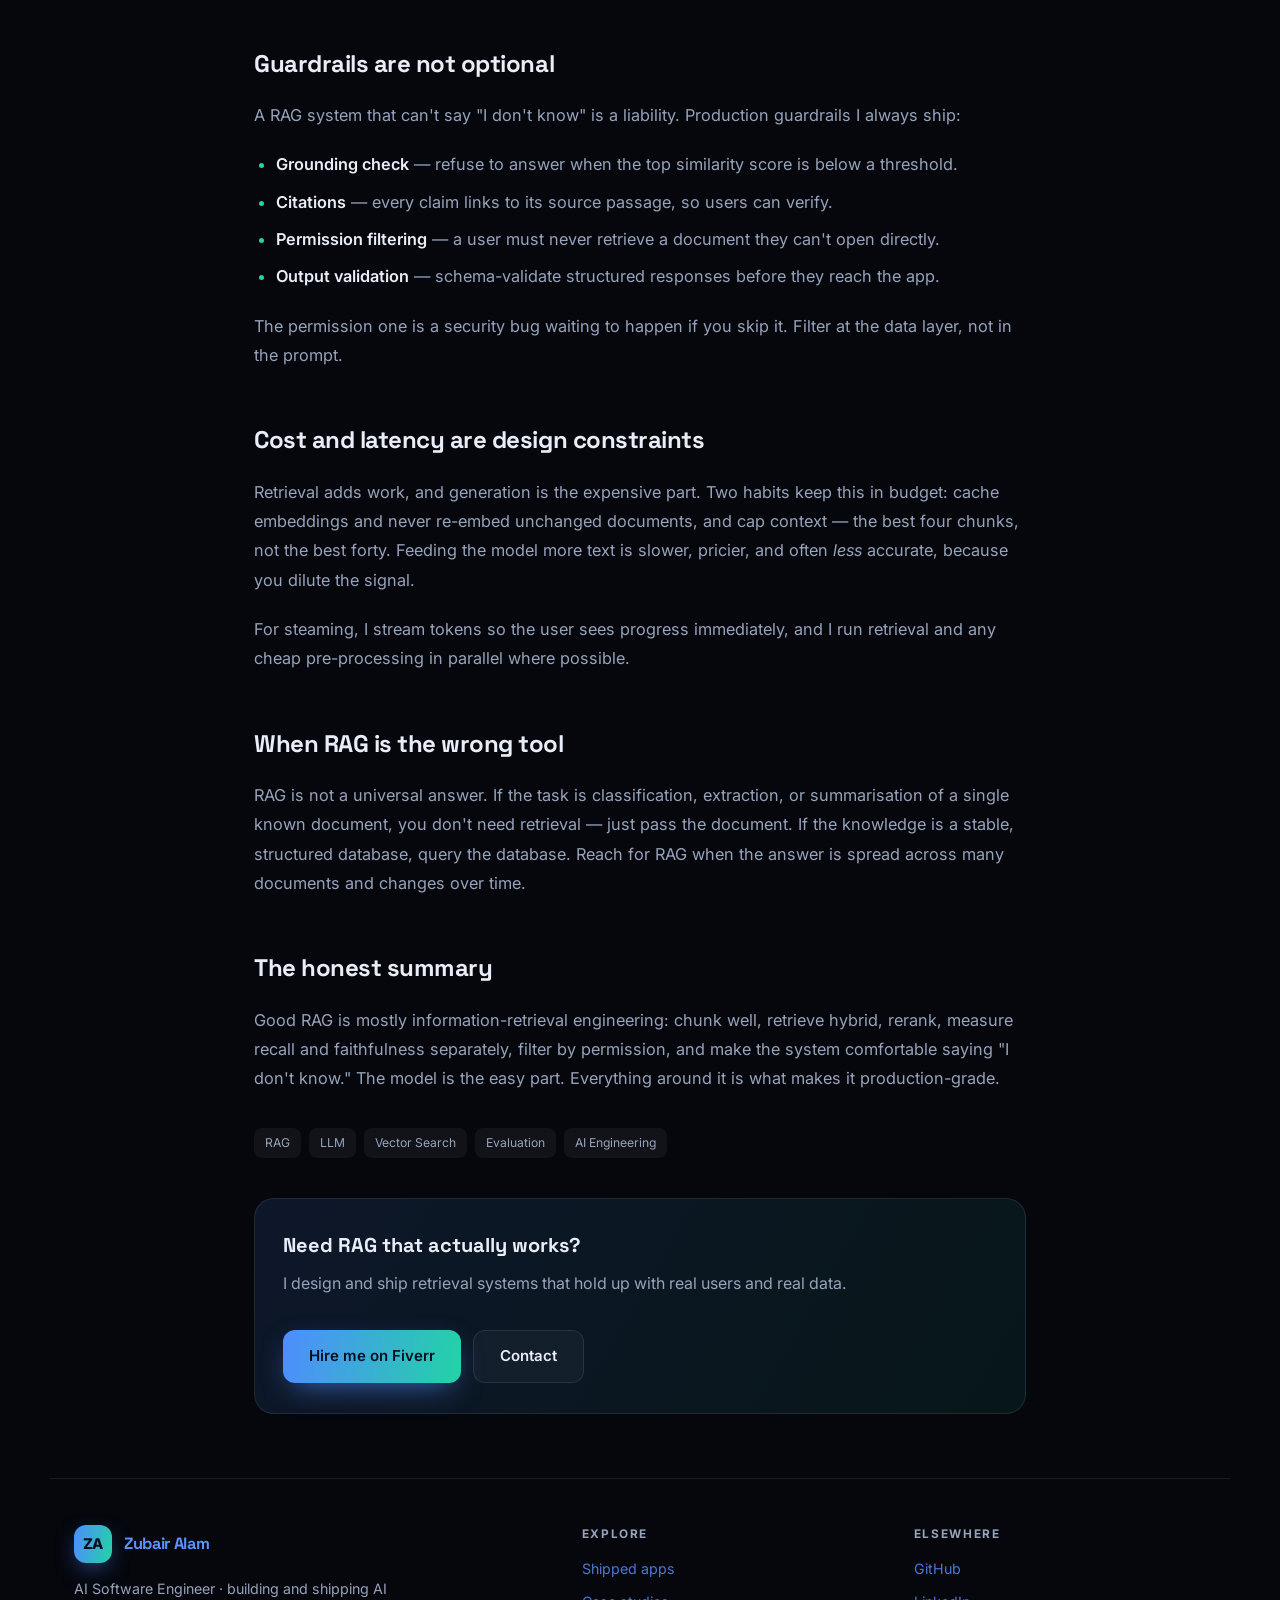
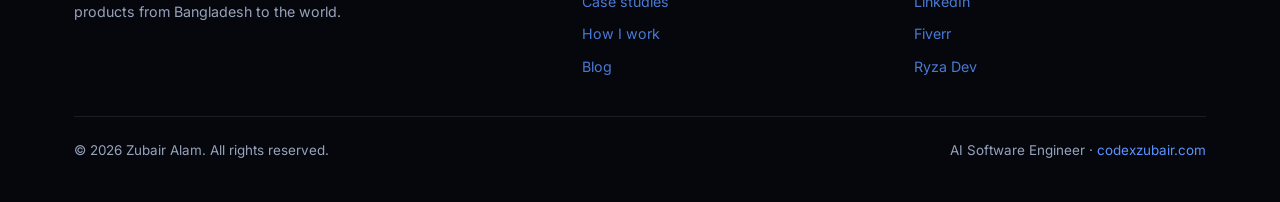
<file: blog/rag-in-production-without-the-hype.html>
<!DOCTYPE html>
<html lang="en">
<head>
  <meta charset="UTF-8" />
  <meta name="viewport" content="width=device-width, initial-scale=1.0" />
  <title>RAG in Production, Without the Hype | Zubair Alam</title>
  <meta name="description" content="What actually matters when retrieval-augmented generation has to work for real users — chunking, evals, guardrails and cost." />
  <meta name="keywords" content="RAG, retrieval augmented generation, LLM, embeddings, vector search, AI engineering, Zubair Alam" />
  <meta name="author" content="Zubair Alam" />
  <meta property="og:title" content="RAG in Production, Without the Hype" />
  <meta property="og:description" content="What actually matters when retrieval has to work for real users." />
  <meta property="og:type" content="article" />
  <meta property="og:url" content="https://codexzubair.com/blog/rag-in-production-without-the-hype.html" />
  <link rel="canonical" href="https://codexzubair.com/blog/rag-in-production-without-the-hype.html" />
  <link rel="icon" type="image/png" sizes="512x512" href="../assets/icon-512.png" />
  <link rel="icon" type="image/png" sizes="32x32" href="../assets/favicon-32.png" />
  <link rel="apple-touch-icon" href="../assets/apple-touch-icon.png" />
  <link rel="preconnect" href="https://fonts.googleapis.com" />
  <link rel="preconnect" href="https://fonts.gstatic.com" crossorigin />
  <link href="https://fonts.googleapis.com/css2?family=Inter:wght@300;400;500;600;700;800;900&family=JetBrains+Mono:wght@400;600&family=Space+Grotesk:wght@500;600;700&display=swap" rel="stylesheet" />
  <link rel="stylesheet" href="../styles.css" />
  <link rel="stylesheet" href="../pages.css" />
  <script type="application/ld+json">
  {
    "@context": "https://schema.org",
    "@type": "BlogPosting",
    "headline": "RAG in Production, Without the Hype",
    "author": { "@type": "Person", "name": "Zubair Alam" },
    "publisher": { "@type": "Person", "name": "Zubair Alam" },
    "datePublished": "2026-02-03",
    "mainEntityOfPage": "https://codexzubair.com/blog/rag-in-production-without-the-hype.html",
    "description": "What actually matters when retrieval has to work for real users."
  }
  </script>
</head>
<body>
  <div class="bg-grid" aria-hidden="true"></div>
  <div class="aurora" aria-hidden="true">
    <span class="aurora-a"></span>
    <span class="aurora-b"></span>
    <span class="aurora-c"></span>
  </div>
  <div class="noise" aria-hidden="true"></div>

  <header class="nav" id="nav">
    <a class="brand" href="../index.html">
      <span class="brand-mark">ZA</span>
      <span class="brand-text">Zubair Alam</span>
    </a>
    <nav class="nav-links">
      <a href="../index.html#about">About</a>
      <a href="../index.html#projects">Work</a>
      <a href="index.html">Blog</a>
      <a href="../index.html#contact">Contact</a>
    </nav>
    <a class="nav-cta" href="../index.html#contact">Let's talk <span aria-hidden="true">→</span></a>
    <button class="nav-toggle" aria-label="Toggle navigation" aria-expanded="false">
      <span></span><span></span><span></span>
    </button>
  </header>

  <main class="page-wrap">
    <nav class="breadcrumb"><a href="../index.html">Home</a><span>/</span><a href="index.html">Blog</a><span>/</span> RAG</nav>

    <div class="article-head">
      <span class="kicker">AI</span>
      <h1>RAG in Production, Without the Hype</h1>
      <div class="article-meta">
        <span>By Zubair Alam</span><span>·</span><span>Feb 3, 2026</span><span>·</span><span>7 min read</span>
      </div>
    </div>

    <div class="article-body">
      <p>
        Retrieval-augmented generation has a reputation problem. The demo is a five-line script that answers
        questions about a PDF, so everyone assumes the hard part is done. In production, the five-line script
        is about 5% of the work, and most of it doesn't involve the model at all.
      </p>
      <p>This is what I've learned actually deciding whether a RAG system is good enough to ship.</p>

      <h2>The retriever is the product</h2>
      <p>
        If retrieval returns the wrong passages, no amount of prompt engineering will save the answer. The model
        can only reason over what you hand it. So I treat retrieval as the primary system and the generation step
        as a formatting layer on top.
      </p>
      <p>Concretely, that means spending time on:</p>
      <ul>
        <li><strong>Chunking strategy</strong> — semantic, heading-aware chunks beat fixed character splits almost every time.</li>
        <li><strong>Metadata filters</strong> — date, source, tenant and permissions should narrow candidates before similarity ever runs.</li>
        <li><strong>Hybrid search</strong> — combine keyword (BM25-style) with vector search; pure embeddings miss exact terms like IDs and names.</li>
        <li><strong>Reranking</strong> — a cheap cross-encoder rerank on the top 50 candidates fixes a surprising amount of noise.</li>
      </ul>
      <div class="callout">
        <p><strong>My default stack:</strong> hybrid retrieval → rerank top 50 → pass the best 4–6 chunks. It's boring, and it wins.</p>
      </div>

      <h2>You cannot improve what you don't measure</h2>
      <p>
        "It seemed to answer well" is not an evaluation. Before optimising anything I build a small golden set:
        a few dozen real questions with known-correct answers, including the ugly ones — ambiguous queries,
        questions with no answer in the corpus, and questions that require combining two documents.
      </p>
      <p>Then I track two separate numbers:</p>
      <ul>
        <li><strong>Retrieval recall</strong> — did the correct passage appear in the top <em>k</em>?</li>
        <li><strong>Answer faithfulness</strong> — is the generated answer supported by the retrieved text, with no invention?</li>
      </ul>
      <p>
        Splitting these two is the single most useful debugging move. When an answer is wrong, you immediately know
        whether to fix retrieval or the prompt — and usually it's retrieval.
      </p>

      <h2>Guardrails are not optional</h2>
      <p>A RAG system that can't say "I don't know" is a liability. Production guardrails I always ship:</p>
      <ul>
        <li><strong>Grounding check</strong> — refuse to answer when the top similarity score is below a threshold.</li>
        <li><strong>Citations</strong> — every claim links to its source passage, so users can verify.</li>
        <li><strong>Permission filtering</strong> — a user must never retrieve a document they can't open directly.</li>
        <li><strong>Output validation</strong> — schema-validate structured responses before they reach the app.</li>
      </ul>
      <p>
        The permission one is a security bug waiting to happen if you skip it. Filter at the data layer, not in the
        prompt.
      </p>

      <h2>Cost and latency are design constraints</h2>
      <p>
        Retrieval adds work, and generation is the expensive part. Two habits keep this in budget: cache embeddings
        and never re-embed unchanged documents, and cap context — the best four chunks, not the best forty. Feeding
        the model more text is slower, pricier, and often <em>less</em> accurate, because you dilute the signal.
      </p>
      <p>
        For steaming, I stream tokens so the user sees progress immediately, and I run retrieval and any cheap
        pre-processing in parallel where possible.
      </p>

      <h2>When RAG is the wrong tool</h2>
      <p>
        RAG is not a universal answer. If the task is classification, extraction, or summarisation of a single known
        document, you don't need retrieval — just pass the document. If the knowledge is a stable, structured
        database, query the database. Reach for RAG when the answer is spread across many documents and changes
        over time.
      </p>

      <h2>The honest summary</h2>
      <p>
        Good RAG is mostly information-retrieval engineering: chunk well, retrieve hybrid, rerank, measure recall
        and faithfulness separately, filter by permission, and make the system comfortable saying "I don't know."
        The model is the easy part. Everything around it is what makes it production-grade.
      </p>
    </div>

    <ul class="article-tags">
      <li>RAG</li><li>LLM</li><li>Vector Search</li><li>Evaluation</li><li>AI Engineering</li>
    </ul>

    <div class="article-cta">
      <h3>Need RAG that actually works?</h3>
      <p>I design and ship retrieval systems that hold up with real users and real data.</p>
      <div class="cta">
        <a class="btn btn-primary" href="https://www.fiverr.com/s/L3dYVZY" target="_blank" rel="noopener">Hire me on Fiverr</a>
        <a class="btn btn-ghost" href="../index.html#contact">Contact</a>
      </div>
    </div>
  </main>

  <footer class="footer">
    <div class="footer-main">
      <div class="footer-brand">
        <a class="brand" href="../index.html">
          <span class="brand-mark">ZA</span>
          <span class="brand-text">Zubair Alam</span>
        </a>
        <p>AI Software Engineer · building and shipping AI products from Bangladesh to the world.</p>
      </div>
      <div class="footer-col">
        <h4>Explore</h4>
        <a href="../index.html#apps">Shipped apps</a>
        <a href="../index.html#projects">Case studies</a>
        <a href="../index.html#process">How I work</a>
        <a href="index.html">Blog</a>
      </div>
      <div class="footer-col">
        <h4>Elsewhere</h4>
        <a href="https://github.com/codex-zubair" target="_blank" rel="noopener">GitHub</a>
        <a href="https://www.linkedin.com/in/codex-zubair/" target="_blank" rel="noopener">LinkedIn</a>
        <a href="https://www.fiverr.com/s/L3dYVZY" target="_blank" rel="noopener">Fiverr</a>
        <a href="https://ryzadev.com" target="_blank" rel="noopener">Ryza Dev</a>
      </div>
    </div>
    <div class="footer-bottom">
      <p>© <span id="year"></span> Zubair Alam. All rights reserved.</p>
      <p class="built">AI Software Engineer · <a href="https://codexzubair.com">codexzubair.com</a></p>
    </div>
  </footer>

  <button class="to-top" aria-label="Back to top" hidden>↑</button>

  <script src="../main.js"></script>
</body>
</html>
</file>
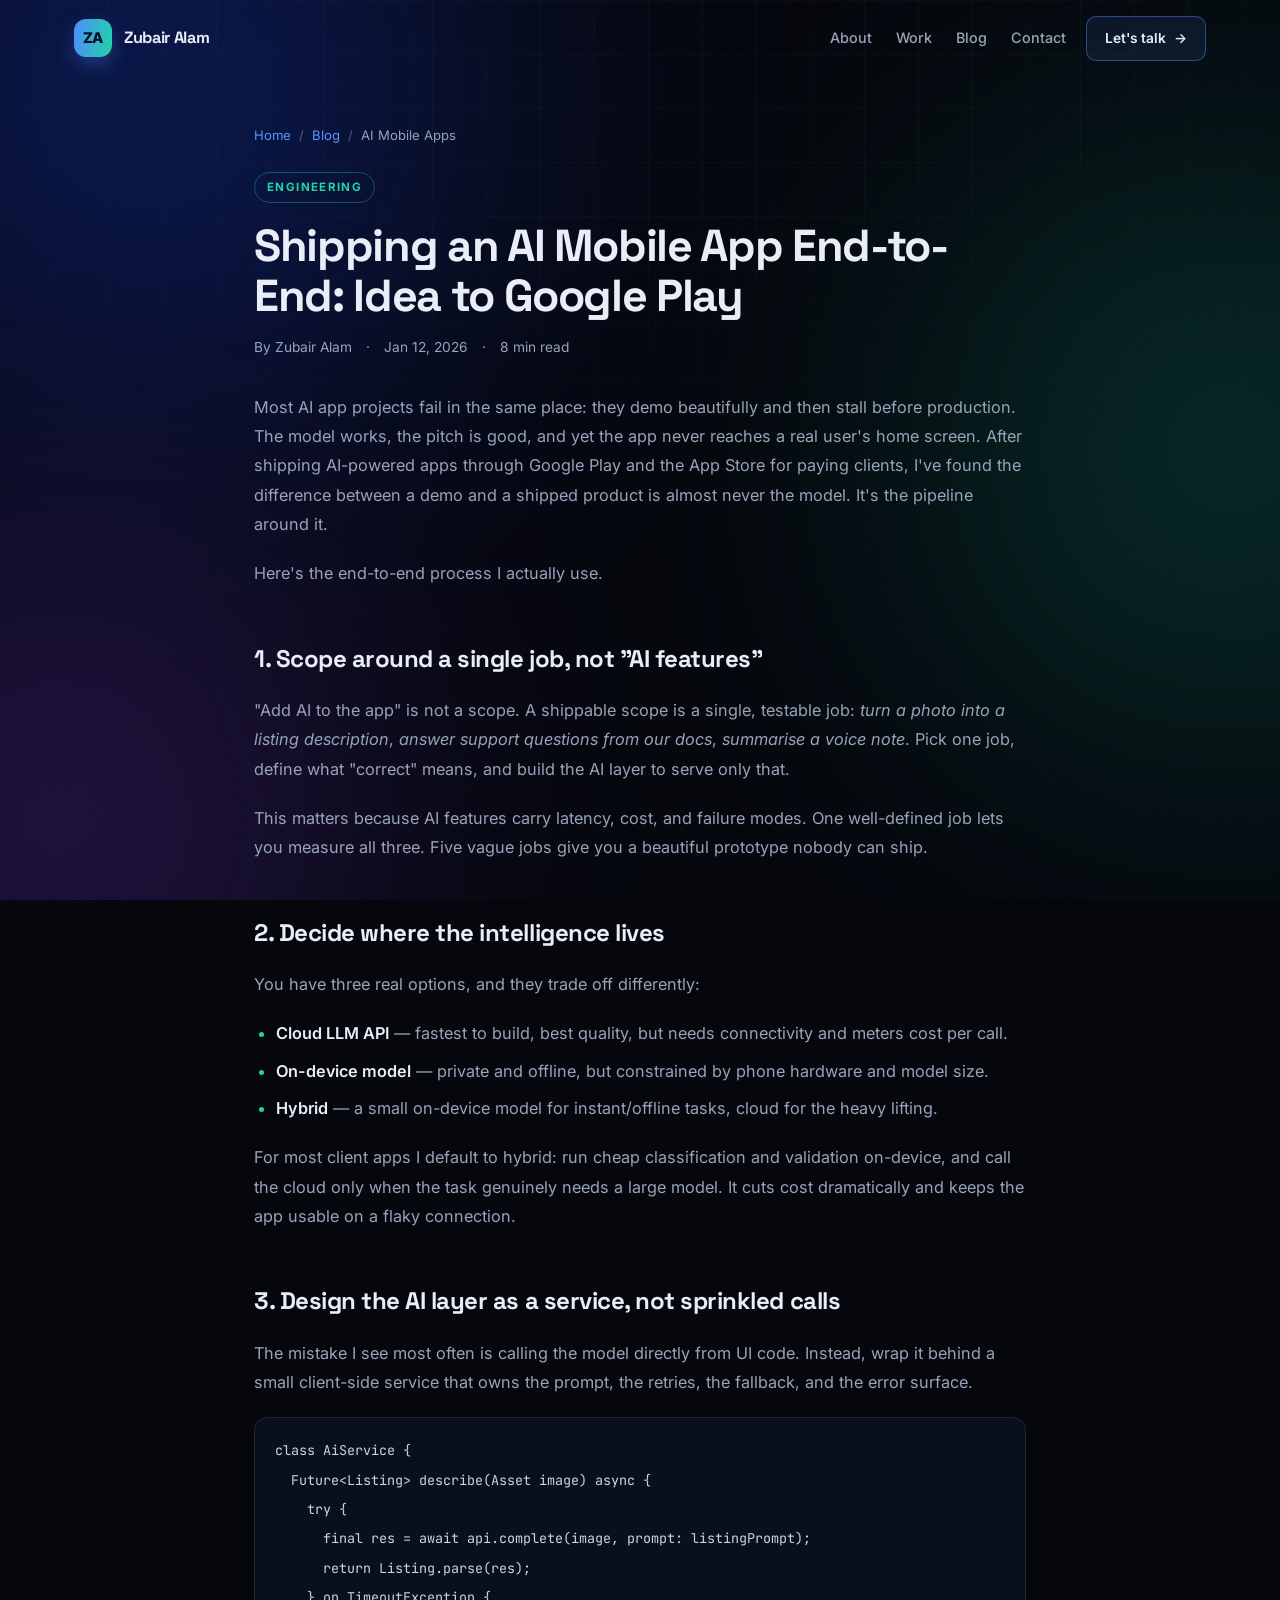
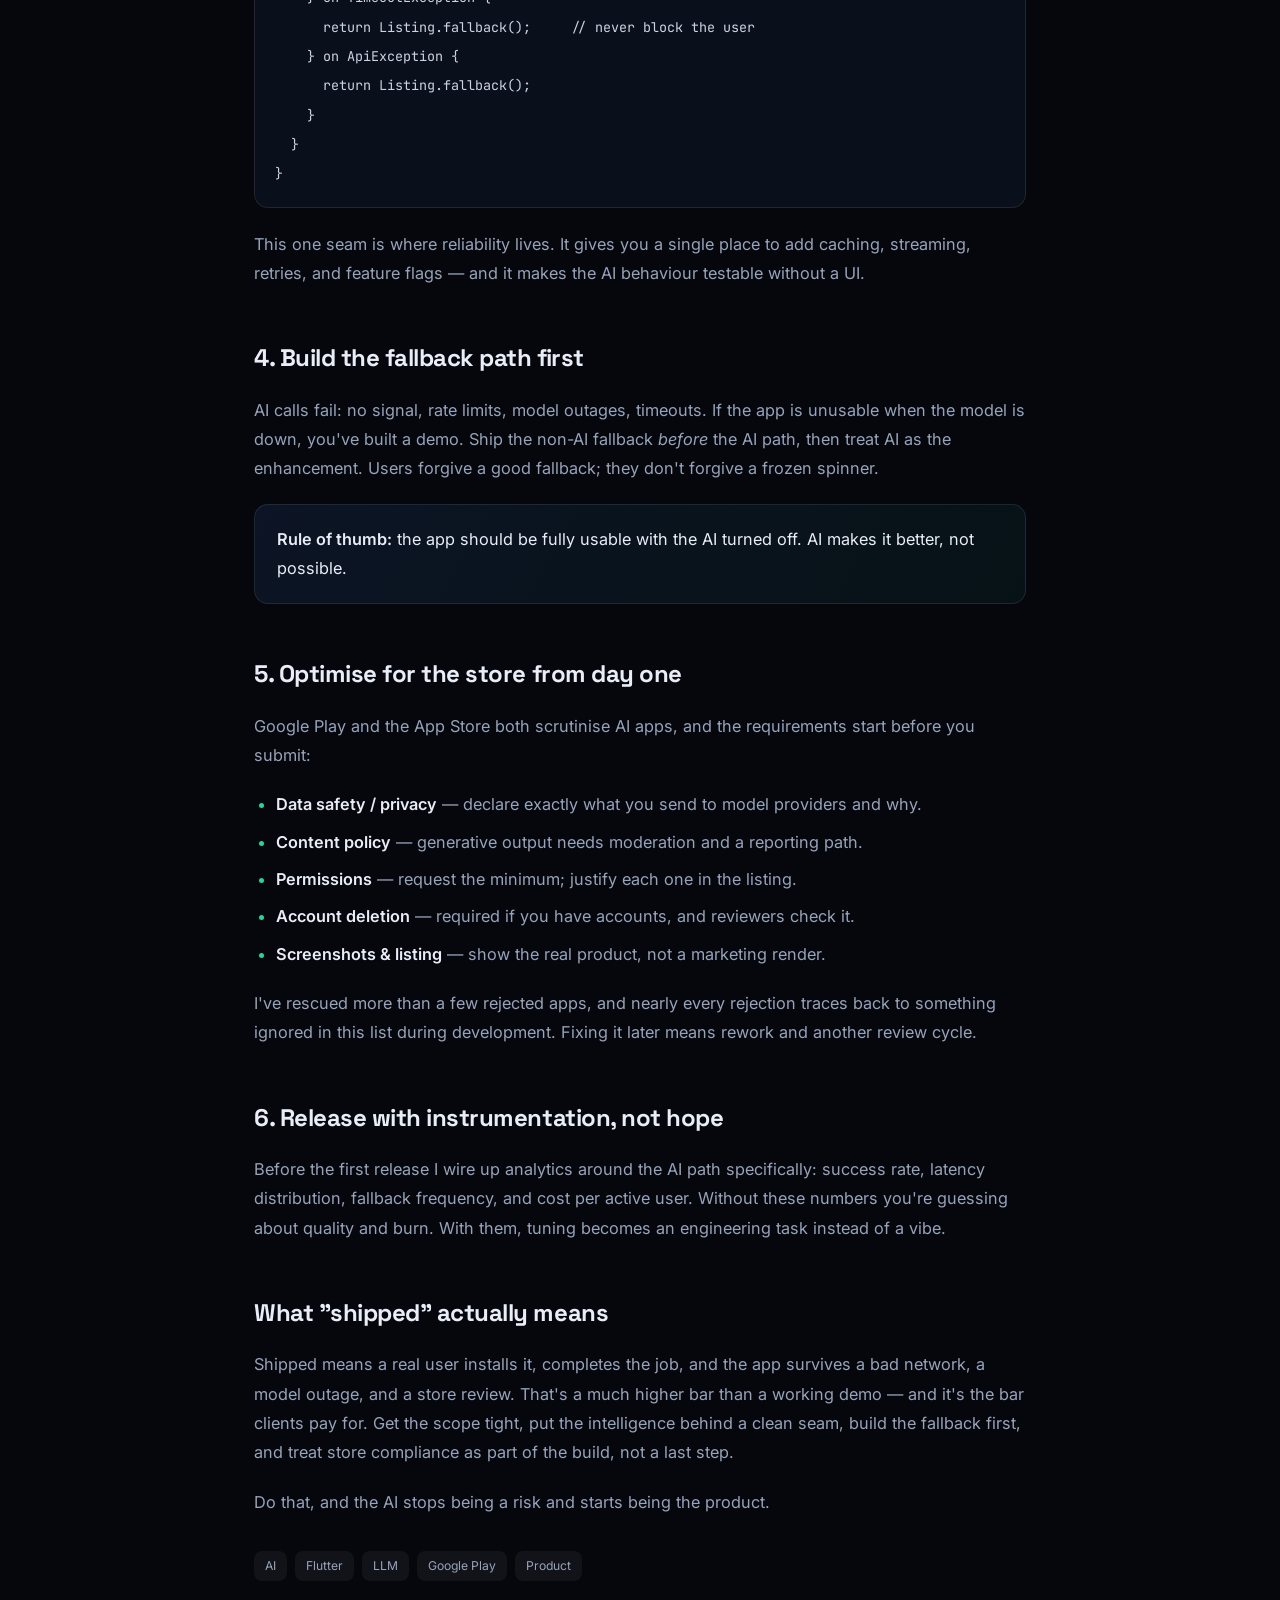
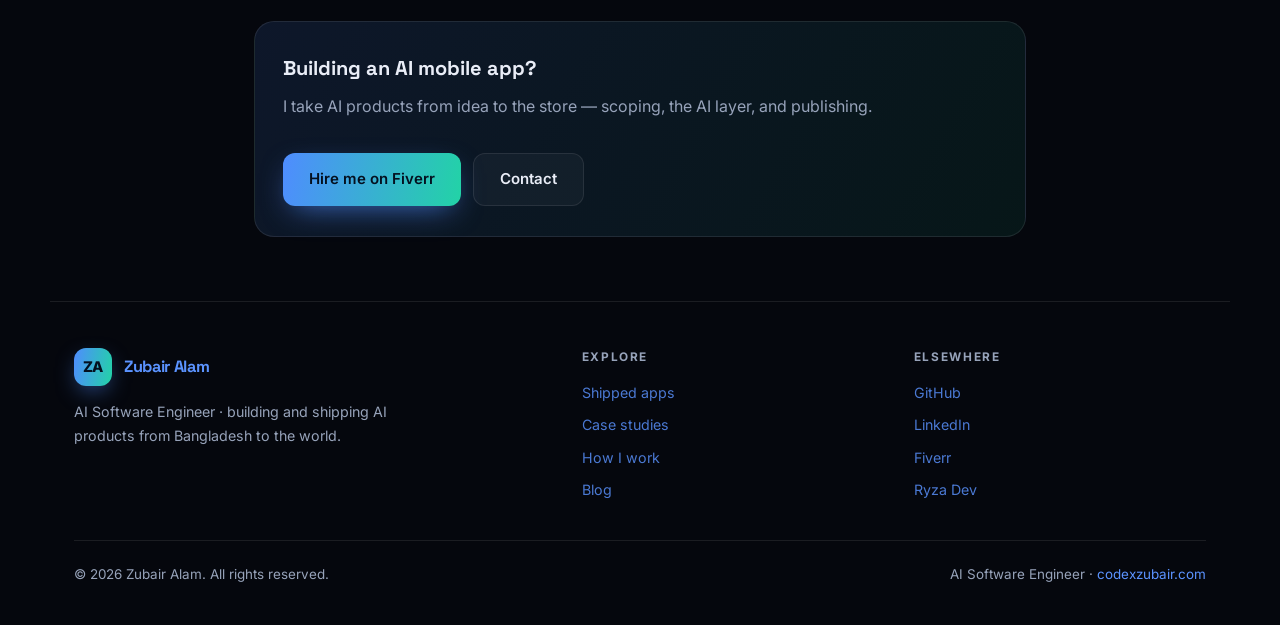
<file: blog/shipping-ai-mobile-apps-end-to-end.html>
<!DOCTYPE html>
<html lang="en">
<head>
  <meta charset="UTF-8" />
  <meta name="viewport" content="width=device-width, initial-scale=1.0" />
  <title>Shipping an AI Mobile App End-to-End: Idea to Google Play | Zubair Alam</title>
  <meta name="description" content="The full pipeline for shipping an AI mobile app — scoping, the AI layer, Flutter delivery, and getting past store review without rewrites." />
  <meta name="keywords" content="AI mobile app, Flutter, LLM integration, Google Play, app publishing, Zubair Alam" />
  <meta name="author" content="Zubair Alam" />
  <meta property="og:title" content="Shipping an AI Mobile App End-to-End: Idea to Google Play" />
  <meta property="og:description" content="Scoping, the AI layer, Flutter delivery and surviving store review." />
  <meta property="og:type" content="article" />
  <meta property="og:url" content="https://codexzubair.com/blog/shipping-ai-mobile-apps-end-to-end.html" />
  <link rel="canonical" href="https://codexzubair.com/blog/shipping-ai-mobile-apps-end-to-end.html" />
  <link rel="icon" type="image/png" sizes="512x512" href="../assets/icon-512.png" />
  <link rel="icon" type="image/png" sizes="32x32" href="../assets/favicon-32.png" />
  <link rel="apple-touch-icon" href="../assets/apple-touch-icon.png" />
  <link rel="preconnect" href="https://fonts.googleapis.com" />
  <link rel="preconnect" href="https://fonts.gstatic.com" crossorigin />
  <link href="https://fonts.googleapis.com/css2?family=Inter:wght@300;400;500;600;700;800;900&family=JetBrains+Mono:wght@400;600&family=Space+Grotesk:wght@500;600;700&display=swap" rel="stylesheet" />
  <link rel="stylesheet" href="../styles.css" />
  <link rel="stylesheet" href="../pages.css" />
  <script type="application/ld+json">
  {
    "@context": "https://schema.org",
    "@type": "BlogPosting",
    "headline": "Shipping an AI Mobile App End-to-End: Idea to Google Play",
    "author": { "@type": "Person", "name": "Zubair Alam" },
    "publisher": { "@type": "Person", "name": "Zubair Alam" },
    "datePublished": "2026-01-12",
    "mainEntityOfPage": "https://codexzubair.com/blog/shipping-ai-mobile-apps-end-to-end.html",
    "description": "Scoping, the AI layer, Flutter delivery and surviving store review."
  }
  </script>
</head>
<body>
  <div class="bg-grid" aria-hidden="true"></div>
  <div class="aurora" aria-hidden="true">
    <span class="aurora-a"></span>
    <span class="aurora-b"></span>
    <span class="aurora-c"></span>
  </div>
  <div class="noise" aria-hidden="true"></div>

  <header class="nav" id="nav">
    <a class="brand" href="../index.html">
      <span class="brand-mark">ZA</span>
      <span class="brand-text">Zubair Alam</span>
    </a>
    <nav class="nav-links">
      <a href="../index.html#about">About</a>
      <a href="../index.html#projects">Work</a>
      <a href="index.html">Blog</a>
      <a href="../index.html#contact">Contact</a>
    </nav>
    <a class="nav-cta" href="../index.html#contact">Let's talk <span aria-hidden="true">→</span></a>
    <button class="nav-toggle" aria-label="Toggle navigation" aria-expanded="false">
      <span></span><span></span><span></span>
    </button>
  </header>

  <main class="page-wrap">
    <nav class="breadcrumb"><a href="../index.html">Home</a><span>/</span><a href="index.html">Blog</a><span>/</span> AI Mobile Apps</nav>

    <div class="article-head">
      <span class="kicker">Engineering</span>
      <h1>Shipping an AI Mobile App End-to-End: Idea to Google Play</h1>
      <div class="article-meta">
        <span>By Zubair Alam</span><span>·</span><span>Jan 12, 2026</span><span>·</span><span>8 min read</span>
      </div>
    </div>

    <div class="article-body">
      <p>
        Most AI app projects fail in the same place: they demo beautifully and then stall before production.
        The model works, the pitch is good, and yet the app never reaches a real user's home screen. After
        shipping AI-powered apps through Google Play and the App Store for paying clients, I've found the
        difference between a demo and a shipped product is almost never the model. It's the pipeline around it.
      </p>
      <p>Here's the end-to-end process I actually use.</p>

      <h2>1. Scope around a single job, not "AI features"</h2>
      <p>
        "Add AI to the app" is not a scope. A shippable scope is a single, testable job: <em>turn a photo into a
        listing description</em>, <em>answer support questions from our docs</em>, <em>summarise a voice note</em>.
        Pick one job, define what "correct" means, and build the AI layer to serve only that.
      </p>
      <p>
        This matters because AI features carry latency, cost, and failure modes. One well-defined job lets you
        measure all three. Five vague jobs give you a beautiful prototype nobody can ship.
      </p>

      <h2>2. Decide where the intelligence lives</h2>
      <p>You have three real options, and they trade off differently:</p>
      <ul>
        <li><strong>Cloud LLM API</strong> — fastest to build, best quality, but needs connectivity and meters cost per call.</li>
        <li><strong>On-device model</strong> — private and offline, but constrained by phone hardware and model size.</li>
        <li><strong>Hybrid</strong> — a small on-device model for instant/offline tasks, cloud for the heavy lifting.</li>
      </ul>
      <p>
        For most client apps I default to hybrid: run cheap classification and validation on-device, and call the
        cloud only when the task genuinely needs a large model. It cuts cost dramatically and keeps the app usable
        on a flaky connection.
      </p>

      <h2>3. Design the AI layer as a service, not sprinkled calls</h2>
      <p>
        The mistake I see most often is calling the model directly from UI code. Instead, wrap it behind a small
        client-side service that owns the prompt, the retries, the fallback, and the error surface.
      </p>
      <pre><code>class AiService {
  Future&lt;Listing&gt; describe(Asset image) async {
    try {
      final res = await api.complete(image, prompt: listingPrompt);
      return Listing.parse(res);
    } on TimeoutException {
      return Listing.fallback();     // never block the user
    } on ApiException {
      return Listing.fallback();
    }
  }
}</code></pre>
      <p>
        This one seam is where reliability lives. It gives you a single place to add caching, streaming, retries,
        and feature flags — and it makes the AI behaviour testable without a UI.
      </p>

      <h2>4. Build the fallback path first</h2>
      <p>
        AI calls fail: no signal, rate limits, model outages, timeouts. If the app is unusable when the model is
        down, you've built a demo. Ship the non-AI fallback <em>before</em> the AI path, then treat AI as the
        enhancement. Users forgive a good fallback; they don't forgive a frozen spinner.
      </p>
      <div class="callout">
        <p><strong>Rule of thumb:</strong> the app should be fully usable with the AI turned off. AI makes it better, not possible.</p>
      </div>

      <h2>5. Optimise for the store from day one</h2>
      <p>Google Play and the App Store both scrutinise AI apps, and the requirements start before you submit:</p>
      <ul>
        <li><strong>Data safety / privacy</strong> — declare exactly what you send to model providers and why.</li>
        <li><strong>Content policy</strong> — generative output needs moderation and a reporting path.</li>
        <li><strong>Permissions</strong> — request the minimum; justify each one in the listing.</li>
        <li><strong>Account deletion</strong> — required if you have accounts, and reviewers check it.</li>
        <li><strong>Screenshots &amp; listing</strong> — show the real product, not a marketing render.</li>
      </ul>
      <p>
        I've rescued more than a few rejected apps, and nearly every rejection traces back to something ignored in
        this list during development. Fixing it later means rework and another review cycle.
      </p>

      <h2>6. Release with instrumentation, not hope</h2>
      <p>
        Before the first release I wire up analytics around the AI path specifically: success rate, latency
        distribution, fallback frequency, and cost per active user. Without these numbers you're guessing about
        quality and burn. With them, tuning becomes an engineering task instead of a vibe.
      </p>

      <h2>What "shipped" actually means</h2>
      <p>
        Shipped means a real user installs it, completes the job, and the app survives a bad network, a model
        outage, and a store review. That's a much higher bar than a working demo — and it's the bar clients pay for.
        Get the scope tight, put the intelligence behind a clean seam, build the fallback first, and treat store
        compliance as part of the build, not a last step.
      </p>
      <p>
        Do that, and the AI stops being a risk and starts being the product.
      </p>
    </div>

    <ul class="article-tags">
      <li>AI</li><li>Flutter</li><li>LLM</li><li>Google Play</li><li>Product</li>
    </ul>

    <div class="article-cta">
      <h3>Building an AI mobile app?</h3>
      <p>I take AI products from idea to the store — scoping, the AI layer, and publishing.</p>
      <div class="cta">
        <a class="btn btn-primary" href="https://www.fiverr.com/s/L3dYVZY" target="_blank" rel="noopener">Hire me on Fiverr</a>
        <a class="btn btn-ghost" href="../index.html#contact">Contact</a>
      </div>
    </div>
  </main>

  <footer class="footer">
    <div class="footer-main">
      <div class="footer-brand">
        <a class="brand" href="../index.html">
          <span class="brand-mark">ZA</span>
          <span class="brand-text">Zubair Alam</span>
        </a>
        <p>AI Software Engineer · building and shipping AI products from Bangladesh to the world.</p>
      </div>
      <div class="footer-col">
        <h4>Explore</h4>
        <a href="../index.html#apps">Shipped apps</a>
        <a href="../index.html#projects">Case studies</a>
        <a href="../index.html#process">How I work</a>
        <a href="index.html">Blog</a>
      </div>
      <div class="footer-col">
        <h4>Elsewhere</h4>
        <a href="https://github.com/codex-zubair" target="_blank" rel="noopener">GitHub</a>
        <a href="https://www.linkedin.com/in/codex-zubair/" target="_blank" rel="noopener">LinkedIn</a>
        <a href="https://www.fiverr.com/s/L3dYVZY" target="_blank" rel="noopener">Fiverr</a>
        <a href="https://ryzadev.com" target="_blank" rel="noopener">Ryza Dev</a>
      </div>
    </div>
    <div class="footer-bottom">
      <p>© <span id="year"></span> Zubair Alam. All rights reserved.</p>
      <p class="built">AI Software Engineer · <a href="https://codexzubair.com">codexzubair.com</a></p>
    </div>
  </footer>

  <button class="to-top" aria-label="Back to top" hidden>↑</button>

  <script src="../main.js"></script>
</body>
</html>
</file>
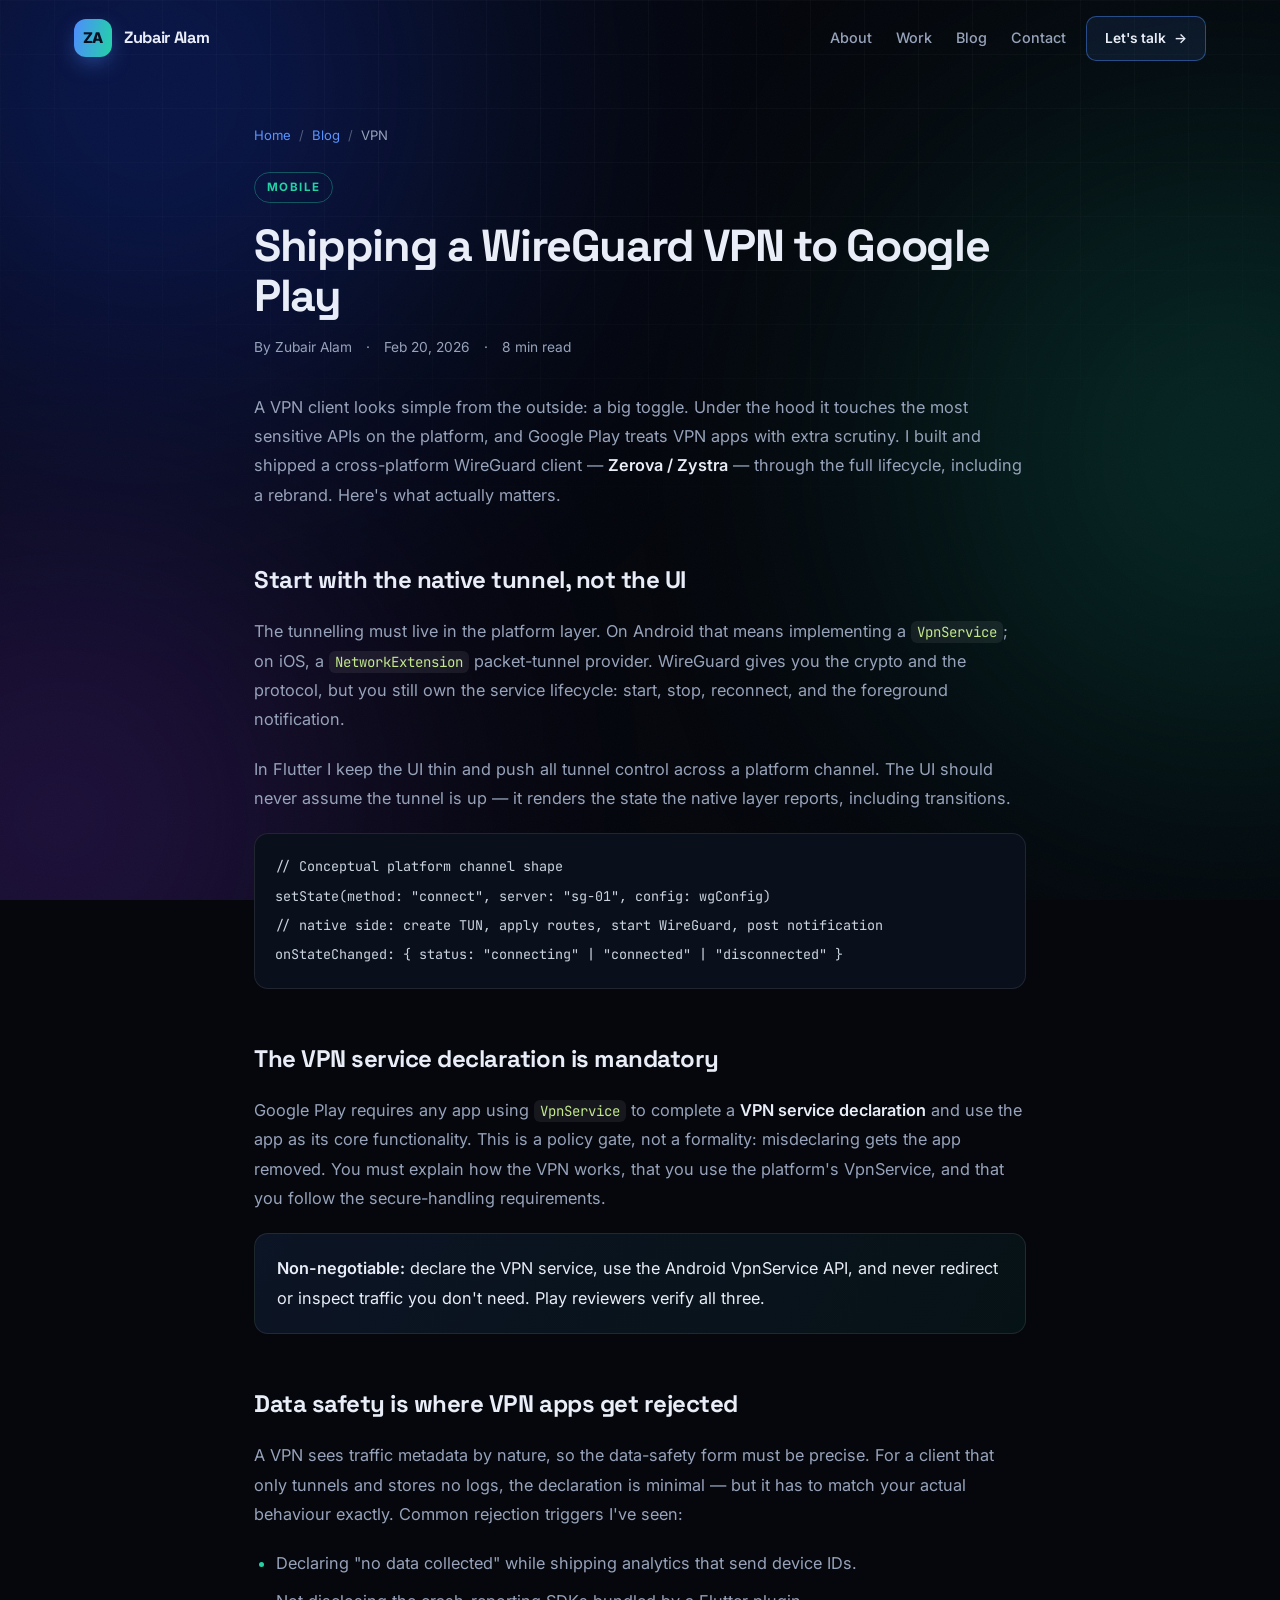
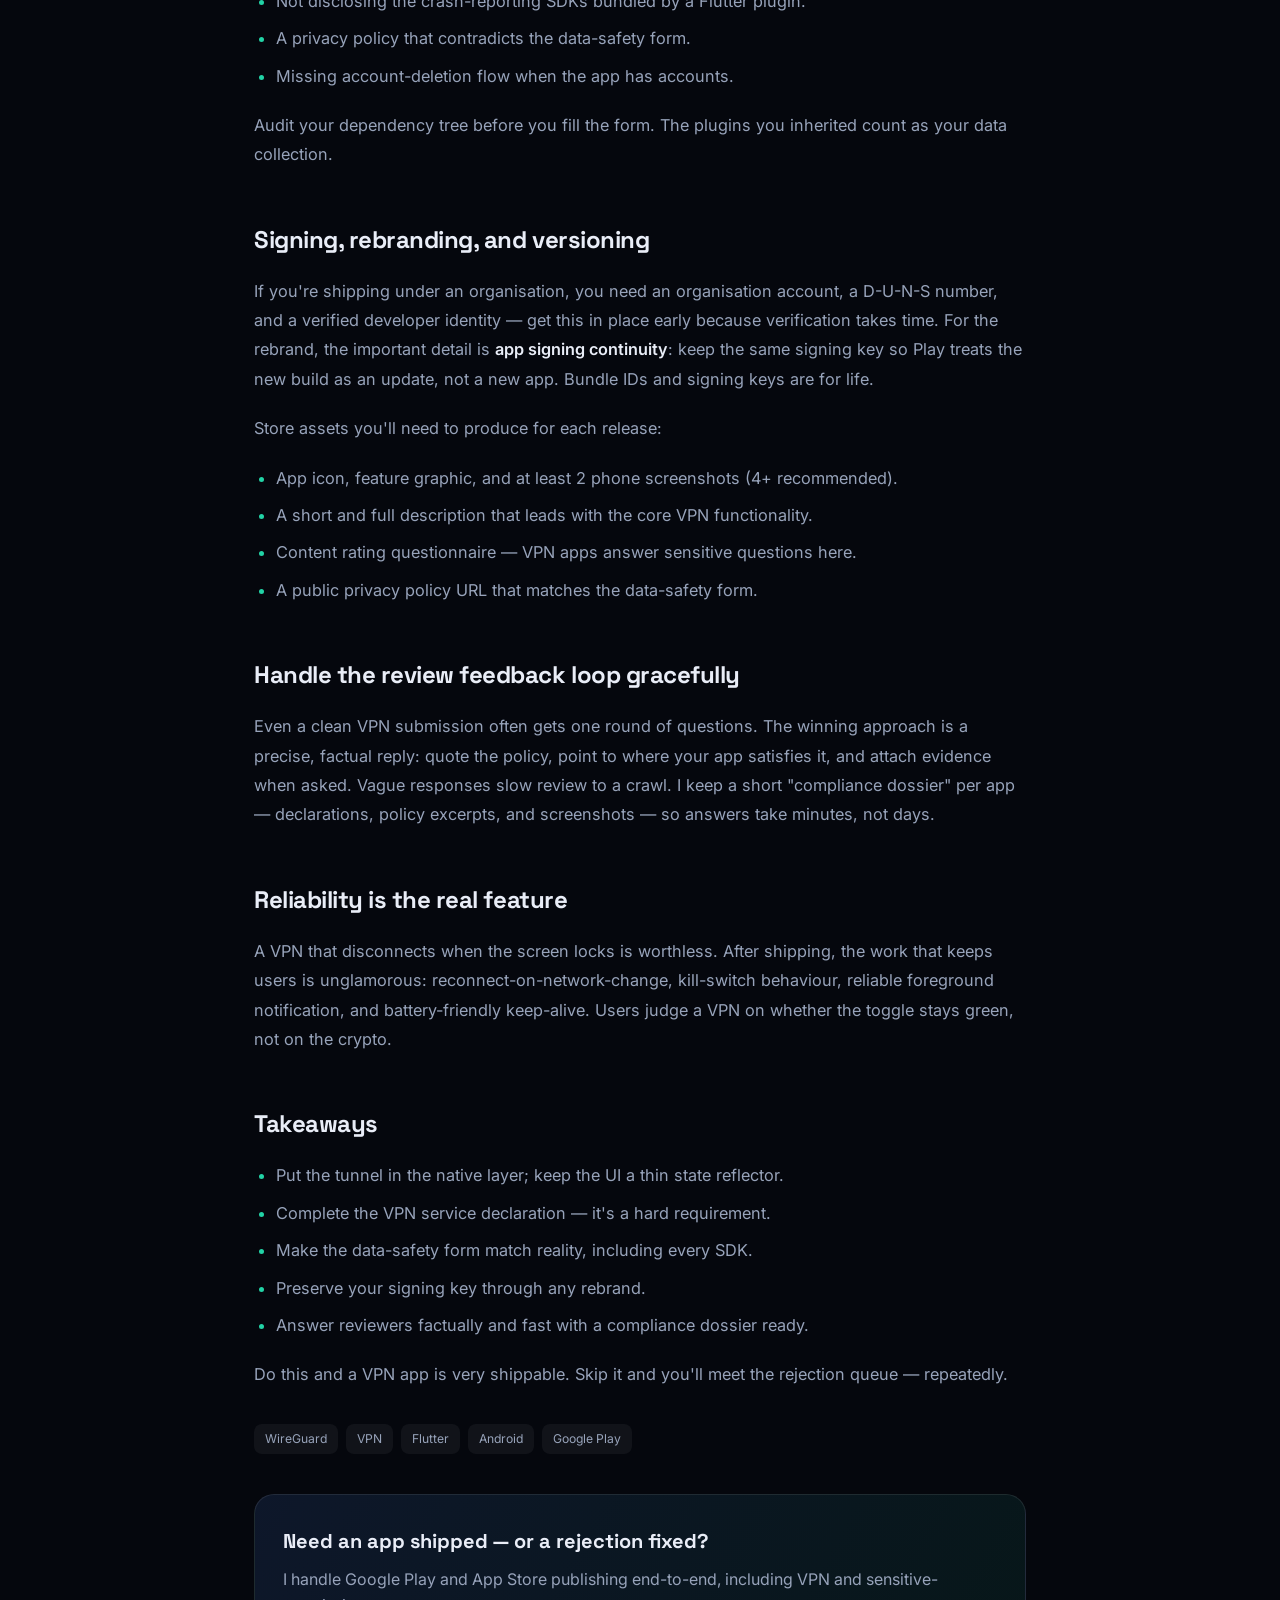
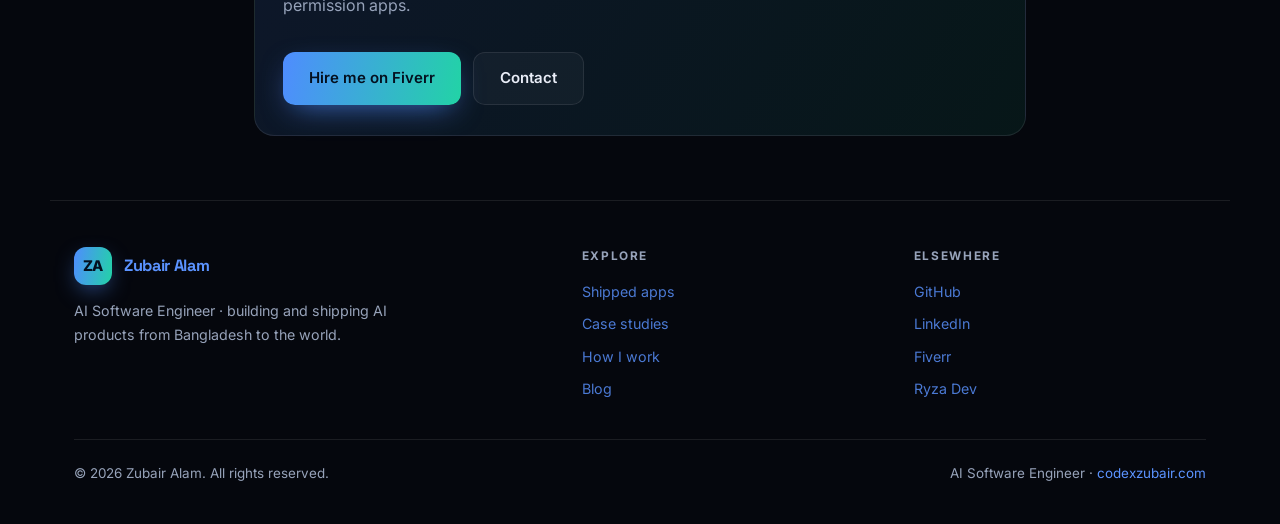
<file: blog/wireguard-vpn-to-google-play.html>
<!DOCTYPE html>
<html lang="en">
<head>
  <meta charset="UTF-8" />
  <meta name="viewport" content="width=device-width, initial-scale=1.0" />
  <title>Shipping a WireGuard VPN to Google Play | Zubair Alam</title>
  <meta name="description" content="How to ship a WireGuard-based VPN client to Google Play — native tunneling, the VPN service declaration, data-safety forms and store review." />
  <meta name="keywords" content="WireGuard, VPN, Flutter, Google Play, Android, app publishing, Zubair Alam" />
  <meta name="author" content="Zubair Alam" />
  <meta property="og:title" content="Shipping a WireGuard VPN to Google Play" />
  <meta property="og:description" content="Native tunneling, VPN service declaration, data-safety and surviving store review." />
  <meta property="og:type" content="article" />
  <meta property="og:url" content="https://codexzubair.com/blog/wireguard-vpn-to-google-play.html" />
  <link rel="canonical" href="https://codexzubair.com/blog/wireguard-vpn-to-google-play.html" />
  <link rel="icon" type="image/png" sizes="512x512" href="../assets/icon-512.png" />
  <link rel="icon" type="image/png" sizes="32x32" href="../assets/favicon-32.png" />
  <link rel="apple-touch-icon" href="../assets/apple-touch-icon.png" />
  <link rel="preconnect" href="https://fonts.googleapis.com" />
  <link rel="preconnect" href="https://fonts.gstatic.com" crossorigin />
  <link href="https://fonts.googleapis.com/css2?family=Inter:wght@300;400;500;600;700;800;900&family=JetBrains+Mono:wght@400;600&family=Space+Grotesk:wght@500;600;700&display=swap" rel="stylesheet" />
  <link rel="stylesheet" href="../styles.css" />
  <link rel="stylesheet" href="../pages.css" />
  <script type="application/ld+json">
  {
    "@context": "https://schema.org",
    "@type": "BlogPosting",
    "headline": "Shipping a WireGuard VPN to Google Play",
    "author": { "@type": "Person", "name": "Zubair Alam" },
    "publisher": { "@type": "Person", "name": "Zubair Alam" },
    "datePublished": "2026-02-20",
    "mainEntityOfPage": "https://codexzubair.com/blog/wireguard-vpn-to-google-play.html",
    "description": "Native tunneling, VPN service declaration, data-safety and surviving store review."
  }
  </script>
</head>
<body>
  <div class="bg-grid" aria-hidden="true"></div>
  <div class="aurora" aria-hidden="true">
    <span class="aurora-a"></span>
    <span class="aurora-b"></span>
    <span class="aurora-c"></span>
  </div>
  <div class="noise" aria-hidden="true"></div>

  <header class="nav" id="nav">
    <a class="brand" href="../index.html">
      <span class="brand-mark">ZA</span>
      <span class="brand-text">Zubair Alam</span>
    </a>
    <nav class="nav-links">
      <a href="../index.html#about">About</a>
      <a href="../index.html#projects">Work</a>
      <a href="index.html">Blog</a>
      <a href="../index.html#contact">Contact</a>
    </nav>
    <a class="nav-cta" href="../index.html#contact">Let's talk <span aria-hidden="true">→</span></a>
    <button class="nav-toggle" aria-label="Toggle navigation" aria-expanded="false">
      <span></span><span></span><span></span>
    </button>
  </header>

  <main class="page-wrap">
    <nav class="breadcrumb"><a href="../index.html">Home</a><span>/</span><a href="index.html">Blog</a><span>/</span> VPN</nav>

    <div class="article-head">
      <span class="kicker">Mobile</span>
      <h1>Shipping a WireGuard VPN to Google Play</h1>
      <div class="article-meta">
        <span>By Zubair Alam</span><span>·</span><span>Feb 20, 2026</span><span>·</span><span>8 min read</span>
      </div>
    </div>

    <div class="article-body">
      <p>
        A VPN client looks simple from the outside: a big toggle. Under the hood it touches the most sensitive APIs
        on the platform, and Google Play treats VPN apps with extra scrutiny. I built and shipped a cross-platform
        WireGuard client — <strong>Zerova / Zystra</strong> — through the full lifecycle, including a rebrand. Here's
        what actually matters.
      </p>

      <h2>Start with the native tunnel, not the UI</h2>
      <p>
        The tunnelling must live in the platform layer. On Android that means implementing a
        <code>VpnService</code>; on iOS, a <code>NetworkExtension</code> packet-tunnel provider. WireGuard gives you
        the crypto and the protocol, but you still own the service lifecycle: start, stop, reconnect, and the
        foreground notification.
      </p>
      <p>
        In Flutter I keep the UI thin and push all tunnel control across a platform channel. The UI should never
        assume the tunnel is up — it renders the state the native layer reports, including transitions.
      </p>
      <pre><code>// Conceptual platform channel shape
setState(method: "connect", server: "sg-01", config: wgConfig)
// native side: create TUN, apply routes, start WireGuard, post notification
onStateChanged: { status: "connecting" | "connected" | "disconnected" }</code></pre>

      <h2>The VPN service declaration is mandatory</h2>
      <p>
        Google Play requires any app using <code>VpnService</code> to complete a <strong>VPN service declaration</strong>
        and use the app as its core functionality. This is a policy gate, not a formality: misdeclaring gets the app
        removed. You must explain how the VPN works, that you use the platform's VpnService, and that you follow the
        secure-handling requirements.
      </p>
      <div class="callout">
        <p><strong>Non-negotiable:</strong> declare the VPN service, use the Android VpnService API, and never redirect or
        inspect traffic you don't need. Play reviewers verify all three.</p>
      </div>

      <h2>Data safety is where VPN apps get rejected</h2>
      <p>
        A VPN sees traffic metadata by nature, so the data-safety form must be precise. For a client that only tunnels
        and stores no logs, the declaration is minimal — but it has to match your actual behaviour exactly. Common
        rejection triggers I've seen:
      </p>
      <ul>
        <li>Declaring "no data collected" while shipping analytics that send device IDs.</li>
        <li>Not disclosing the crash-reporting SDKs bundled by a Flutter plugin.</li>
        <li>A privacy policy that contradicts the data-safety form.</li>
        <li>Missing account-deletion flow when the app has accounts.</li>
      </ul>
      <p>
        Audit your dependency tree before you fill the form. The plugins you inherited count as your data collection.
      </p>

      <h2>Signing, rebranding, and versioning</h2>
      <p>
        If you're shipping under an organisation, you need an organisation account, a D-U-N-S number, and a verified
        developer identity — get this in place early because verification takes time. For the rebrand, the important
        detail is <strong>app signing continuity</strong>: keep the same signing key so Play treats the new build as an
        update, not a new app. Bundle IDs and signing keys are for life.
      </p>
      <p>Store assets you'll need to produce for each release:</p>
      <ul>
        <li>App icon, feature graphic, and at least 2 phone screenshots (4+ recommended).</li>
        <li>A short and full description that leads with the core VPN functionality.</li>
        <li>Content rating questionnaire — VPN apps answer sensitive questions here.</li>
        <li>A public privacy policy URL that matches the data-safety form.</li>
      </ul>

      <h2>Handle the review feedback loop gracefully</h2>
      <p>
        Even a clean VPN submission often gets one round of questions. The winning approach is a precise, factual
        reply: quote the policy, point to where your app satisfies it, and attach evidence when asked. Vague responses
        slow review to a crawl. I keep a short "compliance dossier" per app — declarations, policy excerpts, and
        screenshots — so answers take minutes, not days.
      </p>

      <h2>Reliability is the real feature</h2>
      <p>
        A VPN that disconnects when the screen locks is worthless. After shipping, the work that keeps users is
        unglamorous: reconnect-on-network-change, kill-switch behaviour, reliable foreground notification, and
        battery-friendly keep-alive. Users judge a VPN on whether the toggle stays green, not on the crypto.
      </p>

      <h2>Takeaways</h2>
      <ul>
        <li>Put the tunnel in the native layer; keep the UI a thin state reflector.</li>
        <li>Complete the VPN service declaration — it's a hard requirement.</li>
        <li>Make the data-safety form match reality, including every SDK.</li>
        <li>Preserve your signing key through any rebrand.</li>
        <li>Answer reviewers factually and fast with a compliance dossier ready.</li>
      </ul>
      <p>
        Do this and a VPN app is very shippable. Skip it and you'll meet the rejection queue — repeatedly.
      </p>
    </div>

    <ul class="article-tags">
      <li>WireGuard</li><li>VPN</li><li>Flutter</li><li>Android</li><li>Google Play</li>
    </ul>

    <div class="article-cta">
      <h3>Need an app shipped — or a rejection fixed?</h3>
      <p>I handle Google Play and App Store publishing end-to-end, including VPN and sensitive-permission apps.</p>
      <div class="cta">
        <a class="btn btn-primary" href="https://www.fiverr.com/s/L3dYVZY" target="_blank" rel="noopener">Hire me on Fiverr</a>
        <a class="btn btn-ghost" href="../index.html#contact">Contact</a>
      </div>
    </div>
  </main>

  <footer class="footer">
    <div class="footer-main">
      <div class="footer-brand">
        <a class="brand" href="../index.html">
          <span class="brand-mark">ZA</span>
          <span class="brand-text">Zubair Alam</span>
        </a>
        <p>AI Software Engineer · building and shipping AI products from Bangladesh to the world.</p>
      </div>
      <div class="footer-col">
        <h4>Explore</h4>
        <a href="../index.html#apps">Shipped apps</a>
        <a href="../index.html#projects">Case studies</a>
        <a href="../index.html#process">How I work</a>
        <a href="index.html">Blog</a>
      </div>
      <div class="footer-col">
        <h4>Elsewhere</h4>
        <a href="https://github.com/codex-zubair" target="_blank" rel="noopener">GitHub</a>
        <a href="https://www.linkedin.com/in/codex-zubair/" target="_blank" rel="noopener">LinkedIn</a>
        <a href="https://www.fiverr.com/s/L3dYVZY" target="_blank" rel="noopener">Fiverr</a>
        <a href="https://ryzadev.com" target="_blank" rel="noopener">Ryza Dev</a>
      </div>
    </div>
    <div class="footer-bottom">
      <p>© <span id="year"></span> Zubair Alam. All rights reserved.</p>
      <p class="built">AI Software Engineer · <a href="https://codexzubair.com">codexzubair.com</a></p>
    </div>
  </footer>

  <button class="to-top" aria-label="Back to top" hidden>↑</button>

  <script src="../main.js"></script>
</body>
</html>
</file>
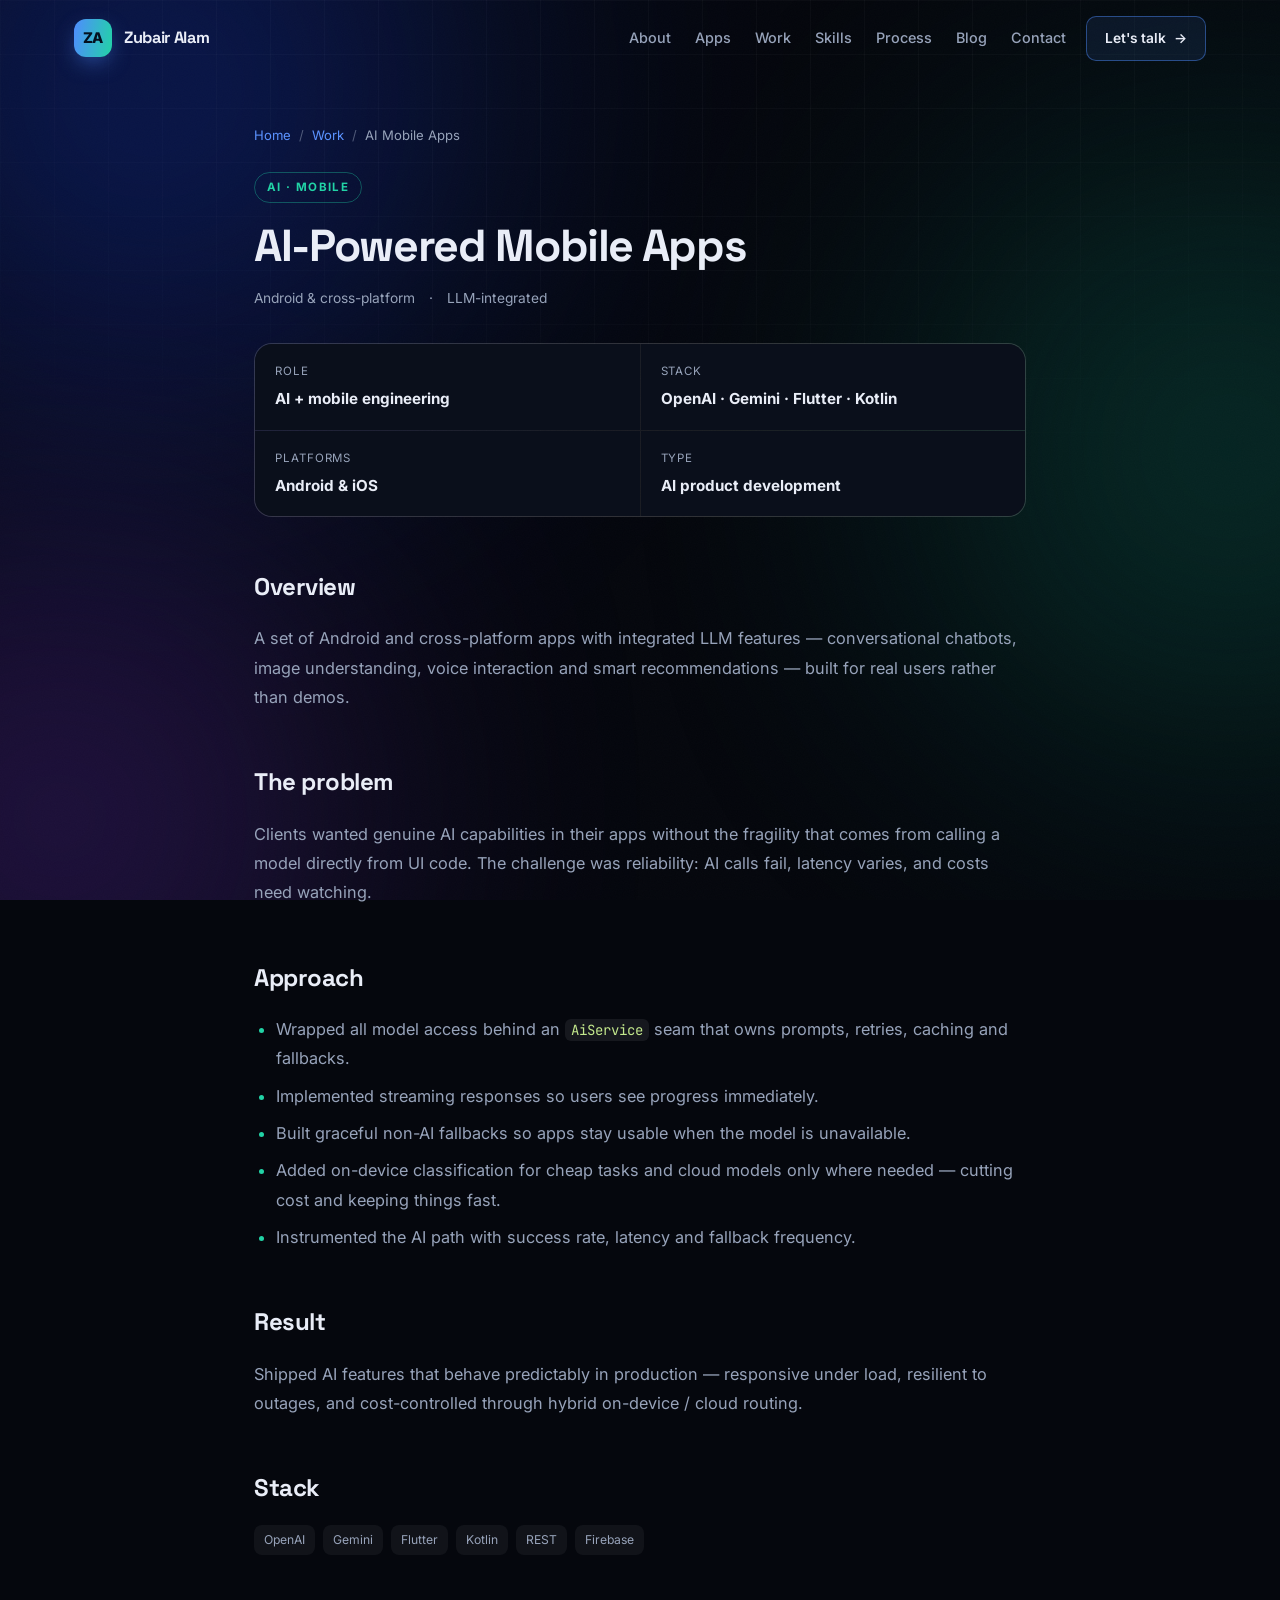
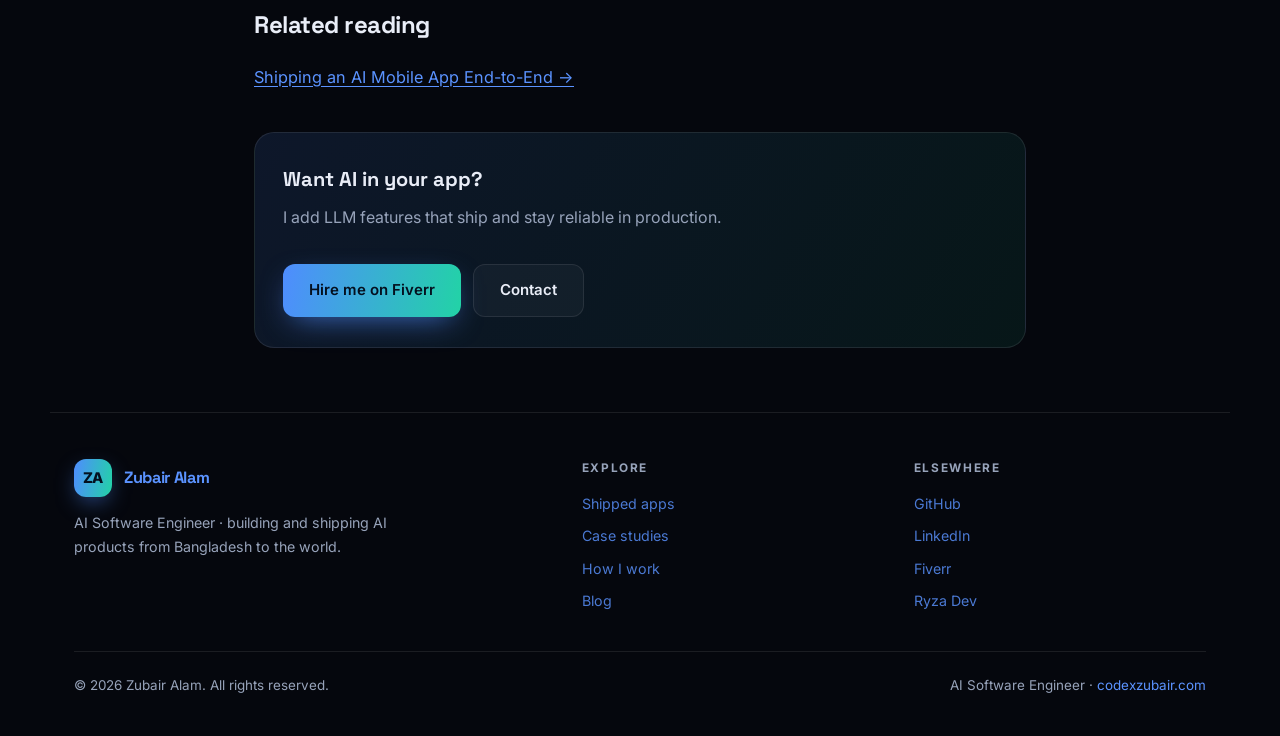
<file: projects/ai-mobile-apps.html>
<!DOCTYPE html>
<html lang="en">
<head>
  <meta charset="UTF-8" />
  <meta name="viewport" content="width=device-width, initial-scale=1.0" />
  <title>AI-Powered Mobile Apps — Case Study | Zubair Alam</title>
  <meta name="description" content="Android and cross-platform apps with integrated LLM features — chatbots, vision, voice and smart recommendations." />
  <meta name="keywords" content="AI mobile apps, OpenAI, Gemini, Flutter, Kotlin, LLM, Zubair Alam" />
  <meta name="author" content="Zubair Alam" />
  <meta property="og:title" content="AI-Powered Mobile Apps — Case Study" />
  <meta property="og:description" content="Android and cross-platform apps with integrated LLM features." />
  <meta property="og:type" content="article" />
  <meta property="og:url" content="https://codexzubair.com/projects/ai-mobile-apps.html" />
  <link rel="canonical" href="https://codexzubair.com/projects/ai-mobile-apps.html" />
  <link rel="icon" type="image/png" sizes="512x512" href="../assets/icon-512.png" />
  <link rel="icon" type="image/png" sizes="32x32" href="../assets/favicon-32.png" />
  <link rel="apple-touch-icon" href="../assets/apple-touch-icon.png" />
  <link rel="preconnect" href="https://fonts.googleapis.com" />
  <link rel="preconnect" href="https://fonts.gstatic.com" crossorigin />
  <link href="https://fonts.googleapis.com/css2?family=Inter:wght@300;400;500;600;700;800;900&family=JetBrains+Mono:wght@400;600&family=Space+Grotesk:wght@500;600;700&display=swap" rel="stylesheet" />
  <link rel="stylesheet" href="../styles.css" />
  <link rel="stylesheet" href="../pages.css" />
</head>
<body>
  <div class="bg-grid" aria-hidden="true"></div>
  <div class="aurora" aria-hidden="true">
    <span class="aurora-a"></span>
    <span class="aurora-b"></span>
    <span class="aurora-c"></span>
  </div>
  <div class="noise" aria-hidden="true"></div>

  <header class="nav" id="nav">
    <a class="brand" href="../index.html"><span class="brand-mark">ZA</span><span class="brand-text">Zubair Alam</span></a>
    <nav class="nav-links">
      <a href="../index.html#about">About</a>
      <a href="../index.html#apps">Apps</a>
      <a href="../index.html#projects">Work</a>
      <a href="../index.html#skills">Skills</a>
      <a href="../index.html#process">Process</a>
      <a href="../blog/index.html">Blog</a>
      <a href="../index.html#contact">Contact</a>
    </nav>
    <a class="nav-cta" href="../index.html#contact">Let's talk <span aria-hidden="true">→</span></a>
    <button class="nav-toggle" aria-label="Toggle navigation" aria-expanded="false"><span></span><span></span><span></span></button>
  </header>

  <main class="page-wrap">
    <nav class="breadcrumb"><a href="../index.html">Home</a><span>/</span><a href="../index.html#projects">Work</a><span>/</span> AI Mobile Apps</nav>

    <div class="article-head">
      <span class="kicker">AI · Mobile</span>
      <h1>AI-Powered Mobile Apps</h1>
      <p class="article-meta"><span>Android &amp; cross-platform</span><span>·</span><span>LLM-integrated</span></p>
    </div>

    <div class="spec-grid">
      <div class="spec"><span>Role</span><strong>AI + mobile engineering</strong></div>
      <div class="spec"><span>Stack</span><strong>OpenAI · Gemini · Flutter · Kotlin</strong></div>
      <div class="spec"><span>Platforms</span><strong>Android &amp; iOS</strong></div>
      <div class="spec"><span>Type</span><strong>AI product development</strong></div>
    </div>

    <div class="article-body">
      <h2>Overview</h2>
      <p>
        A set of Android and cross-platform apps with integrated LLM features — conversational chatbots, image
        understanding, voice interaction and smart recommendations — built for real users rather than demos.
      </p>

      <h2>The problem</h2>
      <p>
        Clients wanted genuine AI capabilities in their apps without the fragility that comes from calling a model
        directly from UI code. The challenge was reliability: AI calls fail, latency varies, and costs need watching.
      </p>

      <h2>Approach</h2>
      <ul>
        <li>Wrapped all model access behind an <code>AiService</code> seam that owns prompts, retries, caching and fallbacks.</li>
        <li>Implemented streaming responses so users see progress immediately.</li>
        <li>Built graceful non-AI fallbacks so apps stay usable when the model is unavailable.</li>
        <li>Added on-device classification for cheap tasks and cloud models only where needed — cutting cost and keeping things fast.</li>
        <li>Instrumented the AI path with success rate, latency and fallback frequency.</li>
      </ul>

      <h2>Result</h2>
      <p>
        Shipped AI features that behave predictably in production — responsive under load, resilient to outages, and
        cost-controlled through hybrid on-device / cloud routing.
      </p>

      <h2>Stack</h2>
      <ul class="tags"><li>OpenAI</li><li>Gemini</li><li>Flutter</li><li>Kotlin</li><li>REST</li><li>Firebase</li></ul>

      <h2>Related reading</h2>
      <p><a href="../blog/shipping-ai-mobile-apps-end-to-end.html">Shipping an AI Mobile App End-to-End →</a></p>
    </div>

    <div class="article-cta">
      <h3>Want AI in your app?</h3>
      <p>I add LLM features that ship and stay reliable in production.</p>
      <div class="cta">
        <a class="btn btn-primary" href="https://www.fiverr.com/s/L3dYVZY" target="_blank" rel="noopener">Hire me on Fiverr</a>
        <a class="btn btn-ghost" href="../index.html#contact">Contact</a>
      </div>
    </div>
  </main>

  <footer class="footer">
    <div class="footer-main">
      <div class="footer-brand">
        <a class="brand" href="../index.html">
          <span class="brand-mark">ZA</span>
          <span class="brand-text">Zubair Alam</span>
        </a>
        <p>AI Software Engineer · building and shipping AI products from Bangladesh to the world.</p>
      </div>
      <div class="footer-col">
        <h4>Explore</h4>
        <a href="../index.html#apps">Shipped apps</a>
        <a href="../index.html#projects">Case studies</a>
        <a href="../index.html#process">How I work</a>
        <a href="../blog/">Blog</a>
      </div>
      <div class="footer-col">
        <h4>Elsewhere</h4>
        <a href="https://github.com/codex-zubair" target="_blank" rel="noopener">GitHub</a>
        <a href="https://www.linkedin.com/in/codex-zubair/" target="_blank" rel="noopener">LinkedIn</a>
        <a href="https://www.fiverr.com/s/L3dYVZY" target="_blank" rel="noopener">Fiverr</a>
        <a href="https://ryzadev.com" target="_blank" rel="noopener">Ryza Dev</a>
      </div>
    </div>
    <div class="footer-bottom">
      <p>© <span id="year"></span> Zubair Alam. All rights reserved.</p>
      <p class="built">AI Software Engineer · <a href="https://codexzubair.com">codexzubair.com</a></p>
    </div>
  </footer>
  <button class="to-top" aria-label="Back to top" hidden>↑</button>

  <script src="../main.js"></script>
</body>
</html>
</file>
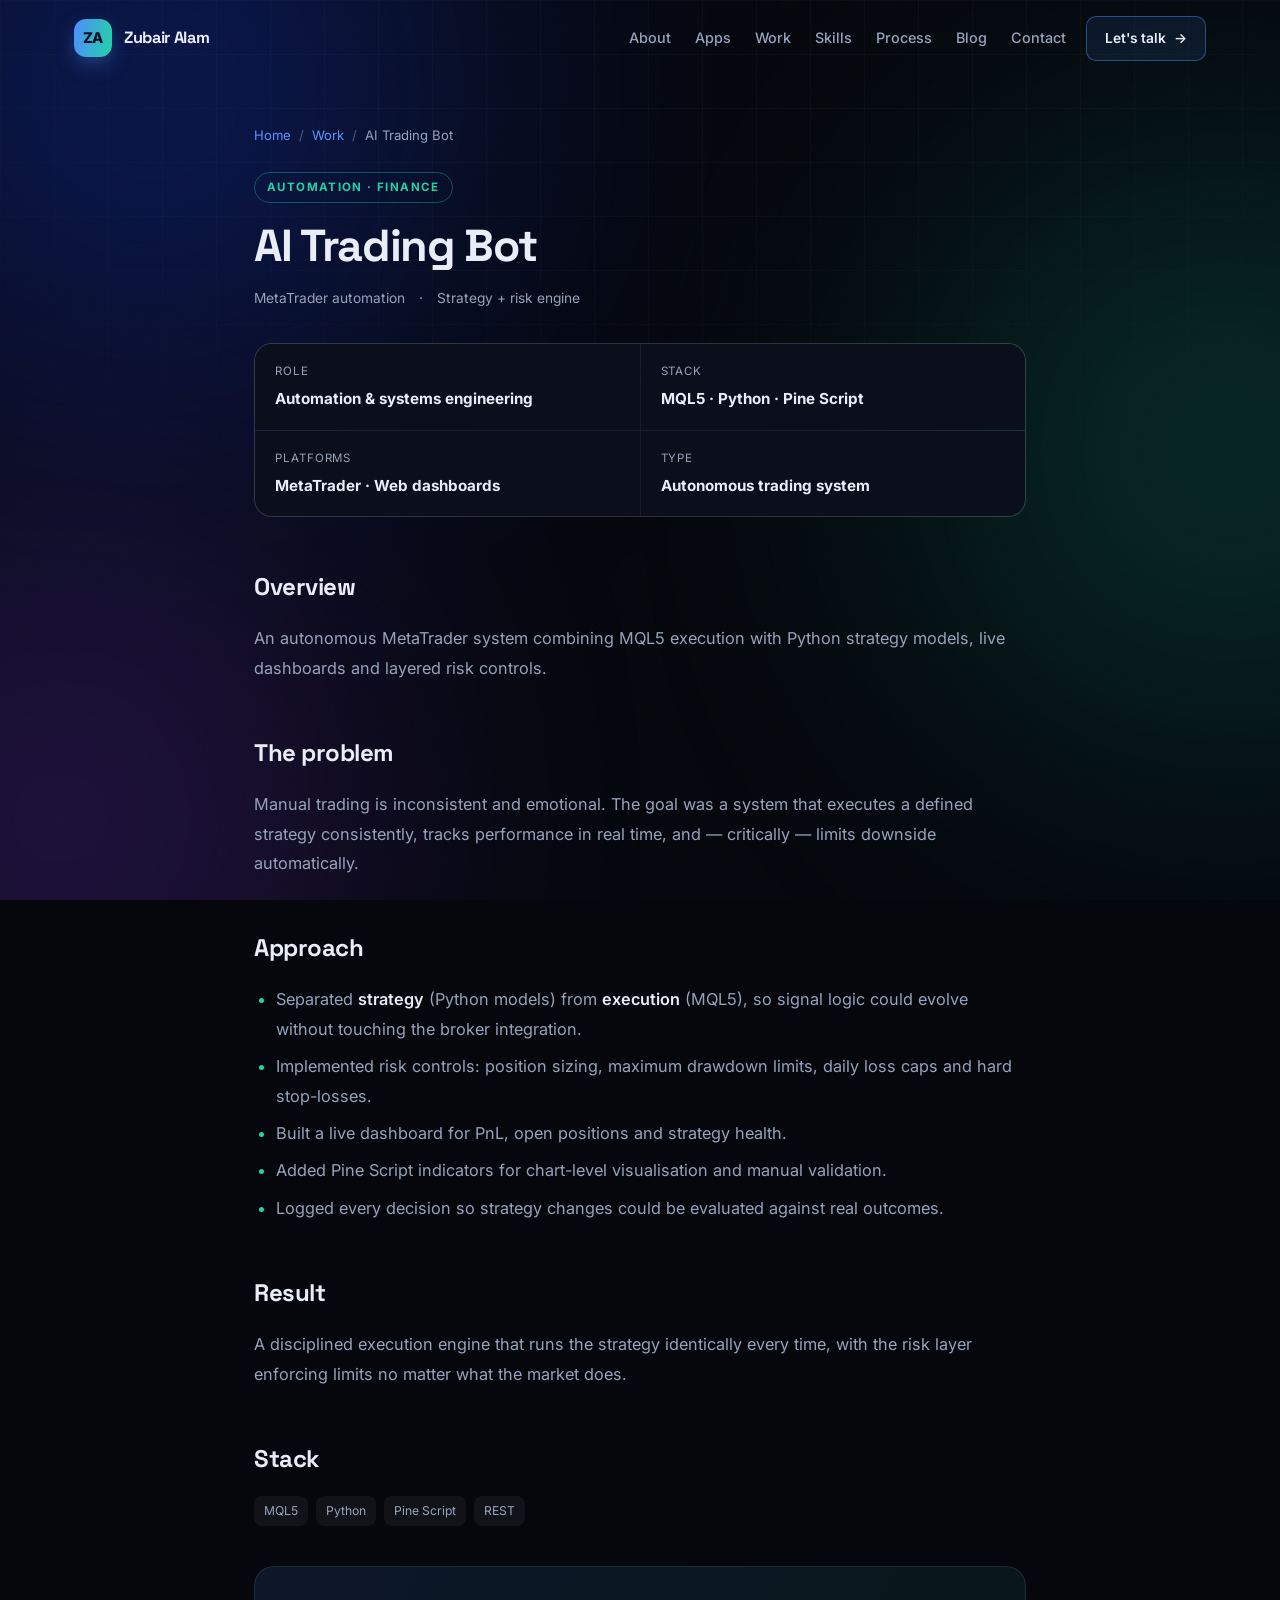
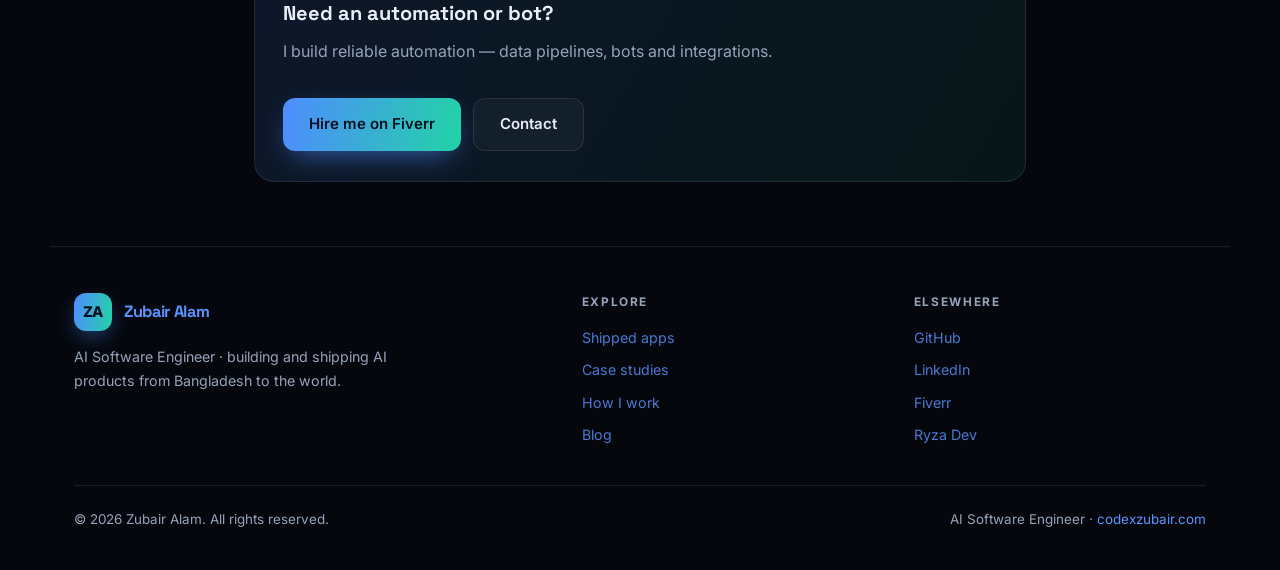
<file: projects/ai-trading-bot.html>
<!DOCTYPE html>
<html lang="en">
<head>
  <meta charset="UTF-8" />
  <meta name="viewport" content="width=device-width, initial-scale=1.0" />
  <title>AI Trading Bot — Case Study | Zubair Alam</title>
  <meta name="description" content="An autonomous MetaTrader system combining MQL5 execution with Python strategy models, live dashboards and risk controls." />
  <meta name="keywords" content="trading bot, MQL5, Python, Pine Script, automation, Zubair Alam" />
  <meta name="author" content="Zubair Alam" />
  <meta property="og:title" content="AI Trading Bot — Case Study" />
  <meta property="og:description" content="Autonomous MetaTrader execution with Python strategy models and risk controls." />
  <meta property="og:type" content="article" />
  <meta property="og:url" content="https://codexzubair.com/projects/ai-trading-bot.html" />
  <link rel="canonical" href="https://codexzubair.com/projects/ai-trading-bot.html" />
  <link rel="icon" type="image/png" sizes="512x512" href="../assets/icon-512.png" />
  <link rel="icon" type="image/png" sizes="32x32" href="../assets/favicon-32.png" />
  <link rel="apple-touch-icon" href="../assets/apple-touch-icon.png" />
  <link rel="preconnect" href="https://fonts.googleapis.com" />
  <link rel="preconnect" href="https://fonts.gstatic.com" crossorigin />
  <link href="https://fonts.googleapis.com/css2?family=Inter:wght@300;400;500;600;700;800;900&family=JetBrains+Mono:wght@400;600&family=Space+Grotesk:wght@500;600;700&display=swap" rel="stylesheet" />
  <link rel="stylesheet" href="../styles.css" />
  <link rel="stylesheet" href="../pages.css" />
</head>
<body>
  <div class="bg-grid" aria-hidden="true"></div>
  <div class="aurora" aria-hidden="true">
    <span class="aurora-a"></span>
    <span class="aurora-b"></span>
    <span class="aurora-c"></span>
  </div>
  <div class="noise" aria-hidden="true"></div>

  <header class="nav" id="nav">
    <a class="brand" href="../index.html"><span class="brand-mark">ZA</span><span class="brand-text">Zubair Alam</span></a>
    <nav class="nav-links">
      <a href="../index.html#about">About</a>
      <a href="../index.html#apps">Apps</a>
      <a href="../index.html#projects">Work</a>
      <a href="../index.html#skills">Skills</a>
      <a href="../index.html#process">Process</a>
      <a href="../blog/index.html">Blog</a>
      <a href="../index.html#contact">Contact</a>
    </nav>
    <a class="nav-cta" href="../index.html#contact">Let's talk <span aria-hidden="true">→</span></a>
    <button class="nav-toggle" aria-label="Toggle navigation" aria-expanded="false"><span></span><span></span><span></span></button>
  </header>

  <main class="page-wrap">
    <nav class="breadcrumb"><a href="../index.html">Home</a><span>/</span><a href="../index.html#projects">Work</a><span>/</span> AI Trading Bot</nav>

    <div class="article-head">
      <span class="kicker">Automation · Finance</span>
      <h1>AI Trading Bot</h1>
      <p class="article-meta"><span>MetaTrader automation</span><span>·</span><span>Strategy + risk engine</span></p>
    </div>

    <div class="spec-grid">
      <div class="spec"><span>Role</span><strong>Automation &amp; systems engineering</strong></div>
      <div class="spec"><span>Stack</span><strong>MQL5 · Python · Pine Script</strong></div>
      <div class="spec"><span>Platforms</span><strong>MetaTrader · Web dashboards</strong></div>
      <div class="spec"><span>Type</span><strong>Autonomous trading system</strong></div>
    </div>

    <div class="article-body">
      <h2>Overview</h2>
      <p>
        An autonomous MetaTrader system combining MQL5 execution with Python strategy models, live dashboards and
        layered risk controls.
      </p>

      <h2>The problem</h2>
      <p>
        Manual trading is inconsistent and emotional. The goal was a system that executes a defined strategy
        consistently, tracks performance in real time, and — critically — limits downside automatically.
      </p>

      <h2>Approach</h2>
      <ul>
        <li>Separated <strong>strategy</strong> (Python models) from <strong>execution</strong> (MQL5), so signal logic could evolve without touching the broker integration.</li>
        <li>Implemented risk controls: position sizing, maximum drawdown limits, daily loss caps and hard stop-losses.</li>
        <li>Built a live dashboard for PnL, open positions and strategy health.</li>
        <li>Added Pine Script indicators for chart-level visualisation and manual validation.</li>
        <li>Logged every decision so strategy changes could be evaluated against real outcomes.</li>
      </ul>

      <h2>Result</h2>
      <p>
        A disciplined execution engine that runs the strategy identically every time, with the risk layer enforcing
        limits no matter what the market does.
      </p>

      <h2>Stack</h2>
      <ul class="tags"><li>MQL5</li><li>Python</li><li>Pine Script</li><li>REST</li></ul>
    </div>

    <div class="article-cta">
      <h3>Need an automation or bot?</h3>
      <p>I build reliable automation — data pipelines, bots and integrations.</p>
      <div class="cta">
        <a class="btn btn-primary" href="https://www.fiverr.com/s/L3dYVZY" target="_blank" rel="noopener">Hire me on Fiverr</a>
        <a class="btn btn-ghost" href="../index.html#contact">Contact</a>
      </div>
    </div>
  </main>

  <footer class="footer">
    <div class="footer-main">
      <div class="footer-brand">
        <a class="brand" href="../index.html">
          <span class="brand-mark">ZA</span>
          <span class="brand-text">Zubair Alam</span>
        </a>
        <p>AI Software Engineer · building and shipping AI products from Bangladesh to the world.</p>
      </div>
      <div class="footer-col">
        <h4>Explore</h4>
        <a href="../index.html#apps">Shipped apps</a>
        <a href="../index.html#projects">Case studies</a>
        <a href="../index.html#process">How I work</a>
        <a href="../blog/">Blog</a>
      </div>
      <div class="footer-col">
        <h4>Elsewhere</h4>
        <a href="https://github.com/codex-zubair" target="_blank" rel="noopener">GitHub</a>
        <a href="https://www.linkedin.com/in/codex-zubair/" target="_blank" rel="noopener">LinkedIn</a>
        <a href="https://www.fiverr.com/s/L3dYVZY" target="_blank" rel="noopener">Fiverr</a>
        <a href="https://ryzadev.com" target="_blank" rel="noopener">Ryza Dev</a>
      </div>
    </div>
    <div class="footer-bottom">
      <p>© <span id="year"></span> Zubair Alam. All rights reserved.</p>
      <p class="built">AI Software Engineer · <a href="https://codexzubair.com">codexzubair.com</a></p>
    </div>
  </footer>
  <button class="to-top" aria-label="Back to top" hidden>↑</button>

  <script src="../main.js"></script>
</body>
</html>
</file>
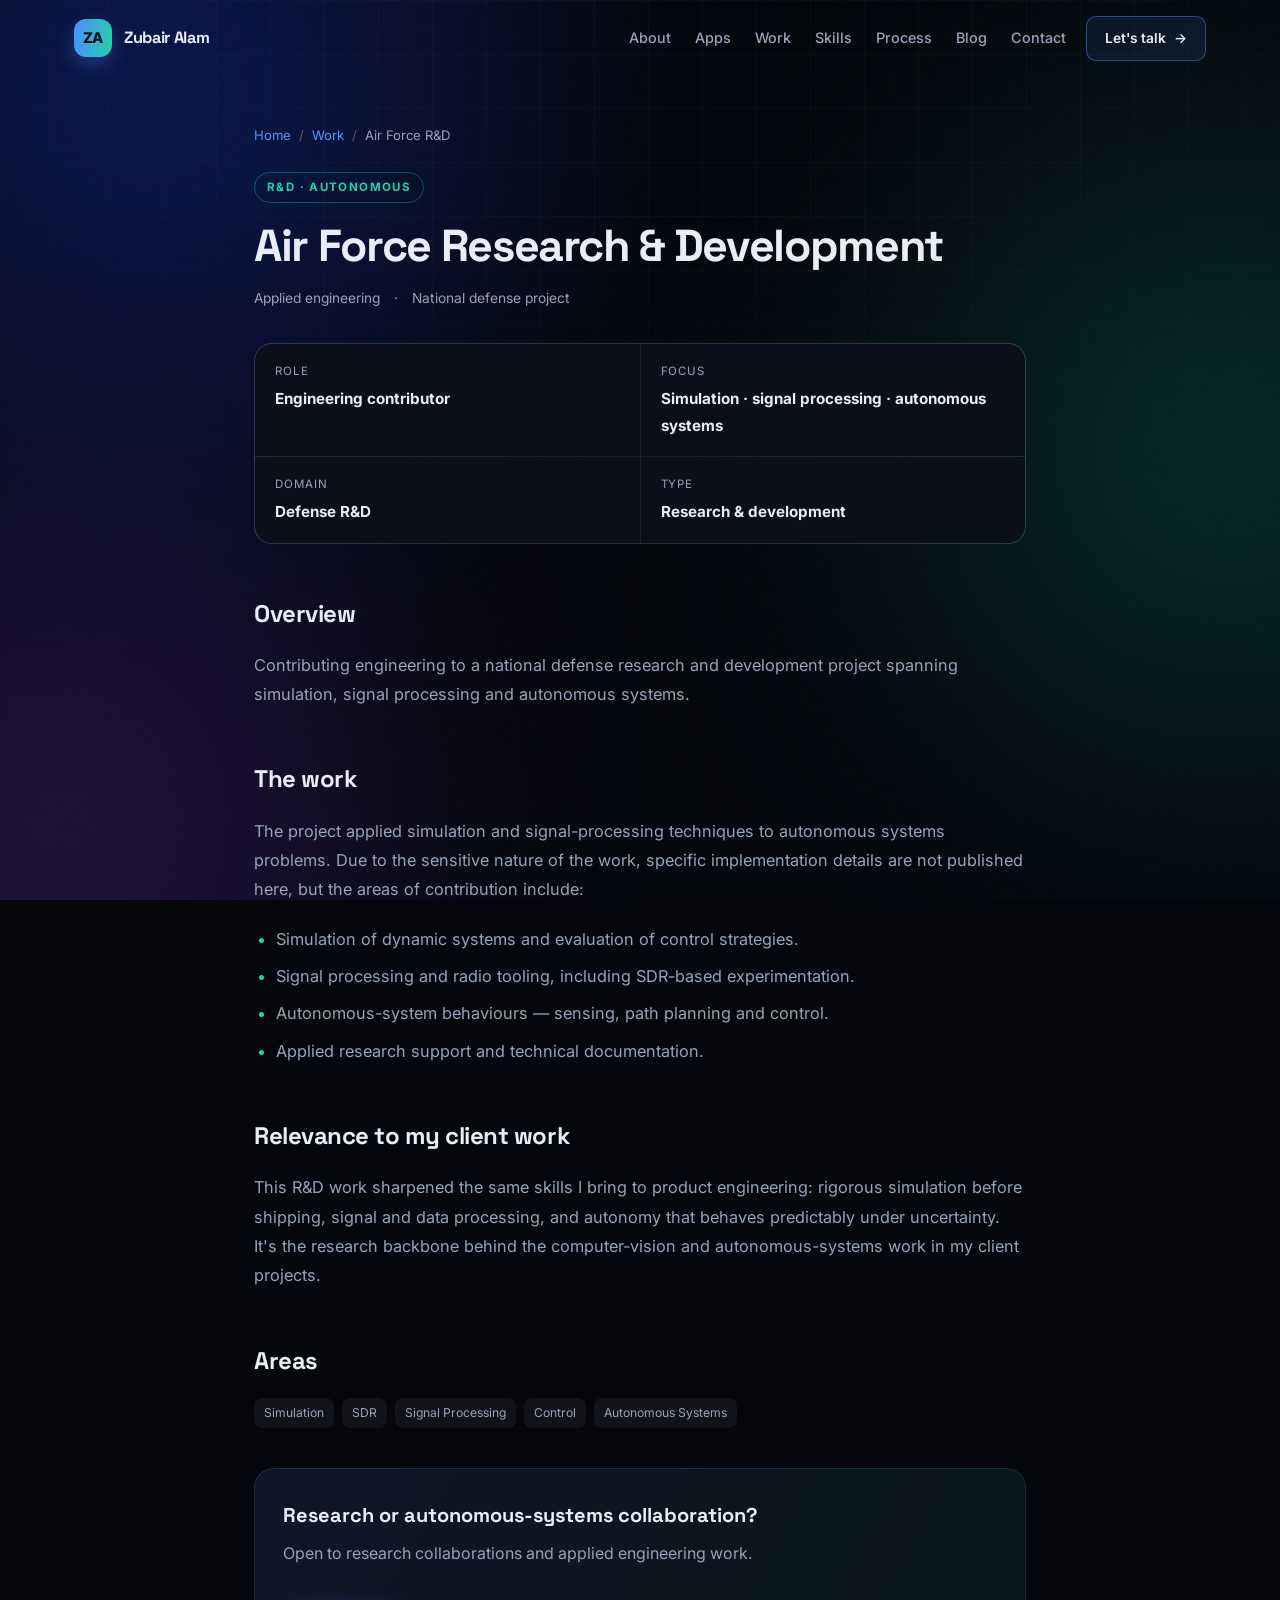
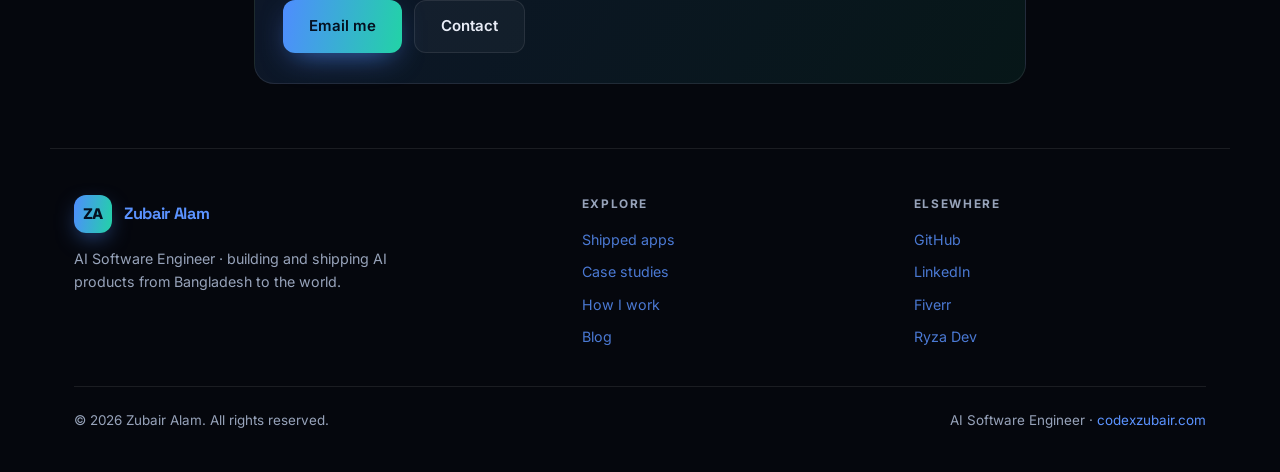
<file: projects/air-force-rnd.html>
<!DOCTYPE html>
<html lang="en">
<head>
  <meta charset="UTF-8" />
  <meta name="viewport" content="width=device-width, initial-scale=1.0" />
  <title>Air Force R&amp;D — Case Study | Zubair Alam</title>
  <meta name="description" content="Applied engineering in simulation, signal processing and autonomous systems for a national defense research and development project." />
  <meta name="keywords" content="research and development, simulation, SDR, signal processing, autonomous systems, Zubair Alam" />
  <meta name="author" content="Zubair Alam" />
  <meta property="og:title" content="Air Force R&amp;D — Case Study" />
  <meta property="og:description" content="Simulation, signal processing and autonomous systems for a defense R&D project." />
  <meta property="og:type" content="article" />
  <meta property="og:url" content="https://codexzubair.com/projects/air-force-rnd.html" />
  <link rel="canonical" href="https://codexzubair.com/projects/air-force-rnd.html" />
  <link rel="icon" type="image/png" sizes="512x512" href="../assets/icon-512.png" />
  <link rel="icon" type="image/png" sizes="32x32" href="../assets/favicon-32.png" />
  <link rel="apple-touch-icon" href="../assets/apple-touch-icon.png" />
  <link rel="preconnect" href="https://fonts.googleapis.com" />
  <link rel="preconnect" href="https://fonts.gstatic.com" crossorigin />
  <link href="https://fonts.googleapis.com/css2?family=Inter:wght@300;400;500;600;700;800;900&family=JetBrains+Mono:wght@400;600&family=Space+Grotesk:wght@500;600;700&display=swap" rel="stylesheet" />
  <link rel="stylesheet" href="../styles.css" />
  <link rel="stylesheet" href="../pages.css" />
</head>
<body>
  <div class="bg-grid" aria-hidden="true"></div>
  <div class="aurora" aria-hidden="true">
    <span class="aurora-a"></span>
    <span class="aurora-b"></span>
    <span class="aurora-c"></span>
  </div>
  <div class="noise" aria-hidden="true"></div>

  <header class="nav" id="nav">
    <a class="brand" href="../index.html"><span class="brand-mark">ZA</span><span class="brand-text">Zubair Alam</span></a>
    <nav class="nav-links">
      <a href="../index.html#about">About</a>
      <a href="../index.html#apps">Apps</a>
      <a href="../index.html#projects">Work</a>
      <a href="../index.html#skills">Skills</a>
      <a href="../index.html#process">Process</a>
      <a href="../blog/index.html">Blog</a>
      <a href="../index.html#contact">Contact</a>
    </nav>
    <a class="nav-cta" href="../index.html#contact">Let's talk <span aria-hidden="true">→</span></a>
    <button class="nav-toggle" aria-label="Toggle navigation" aria-expanded="false"><span></span><span></span><span></span></button>
  </header>

  <main class="page-wrap">
    <nav class="breadcrumb"><a href="../index.html">Home</a><span>/</span><a href="../index.html#projects">Work</a><span>/</span> Air Force R&amp;D</nav>

    <div class="article-head">
      <span class="kicker">R&amp;D · Autonomous</span>
      <h1>Air Force Research &amp; Development</h1>
      <p class="article-meta"><span>Applied engineering</span><span>·</span><span>National defense project</span></p>
    </div>

    <div class="spec-grid">
      <div class="spec"><span>Role</span><strong>Engineering contributor</strong></div>
      <div class="spec"><span>Focus</span><strong>Simulation · signal processing · autonomous systems</strong></div>
      <div class="spec"><span>Domain</span><strong>Defense R&amp;D</strong></div>
      <div class="spec"><span>Type</span><strong>Research &amp; development</strong></div>
    </div>

    <div class="article-body">
      <h2>Overview</h2>
      <p>
        Contributing engineering to a national defense research and development project spanning simulation,
        signal processing and autonomous systems.
      </p>

      <h2>The work</h2>
      <p>
        The project applied simulation and signal-processing techniques to autonomous systems problems. Due to the
        sensitive nature of the work, specific implementation details are not published here, but the areas of
        contribution include:
      </p>
      <ul>
        <li>Simulation of dynamic systems and evaluation of control strategies.</li>
        <li>Signal processing and radio tooling, including SDR-based experimentation.</li>
        <li>Autonomous-system behaviours — sensing, path planning and control.</li>
        <li>Applied research support and technical documentation.</li>
      </ul>

      <h2>Relevance to my client work</h2>
      <p>
        This R&amp;D work sharpened the same skills I bring to product engineering: rigorous simulation before
        shipping, signal and data processing, and autonomy that behaves predictably under uncertainty. It's the
        research backbone behind the computer-vision and autonomous-systems work in my client projects.
      </p>

      <h2>Areas</h2>
      <ul class="tags"><li>Simulation</li><li>SDR</li><li>Signal Processing</li><li>Control</li><li>Autonomous Systems</li></ul>
    </div>

    <div class="article-cta">
      <h3>Research or autonomous-systems collaboration?</h3>
      <p>Open to research collaborations and applied engineering work.</p>
      <div class="cta">
        <a class="btn btn-primary" href="mailto:im.nmzar@gmail.com">Email me</a>
        <a class="btn btn-ghost" href="../index.html#contact">Contact</a>
      </div>
    </div>
  </main>

  <footer class="footer">
    <div class="footer-main">
      <div class="footer-brand">
        <a class="brand" href="../index.html">
          <span class="brand-mark">ZA</span>
          <span class="brand-text">Zubair Alam</span>
        </a>
        <p>AI Software Engineer · building and shipping AI products from Bangladesh to the world.</p>
      </div>
      <div class="footer-col">
        <h4>Explore</h4>
        <a href="../index.html#apps">Shipped apps</a>
        <a href="../index.html#projects">Case studies</a>
        <a href="../index.html#process">How I work</a>
        <a href="../blog/">Blog</a>
      </div>
      <div class="footer-col">
        <h4>Elsewhere</h4>
        <a href="https://github.com/codex-zubair" target="_blank" rel="noopener">GitHub</a>
        <a href="https://www.linkedin.com/in/codex-zubair/" target="_blank" rel="noopener">LinkedIn</a>
        <a href="https://www.fiverr.com/s/L3dYVZY" target="_blank" rel="noopener">Fiverr</a>
        <a href="https://ryzadev.com" target="_blank" rel="noopener">Ryza Dev</a>
      </div>
    </div>
    <div class="footer-bottom">
      <p>© <span id="year"></span> Zubair Alam. All rights reserved.</p>
      <p class="built">AI Software Engineer · <a href="https://codexzubair.com">codexzubair.com</a></p>
    </div>
  </footer>
  <button class="to-top" aria-label="Back to top" hidden>↑</button>

  <script src="../main.js"></script>
</body>
</html>
</file>
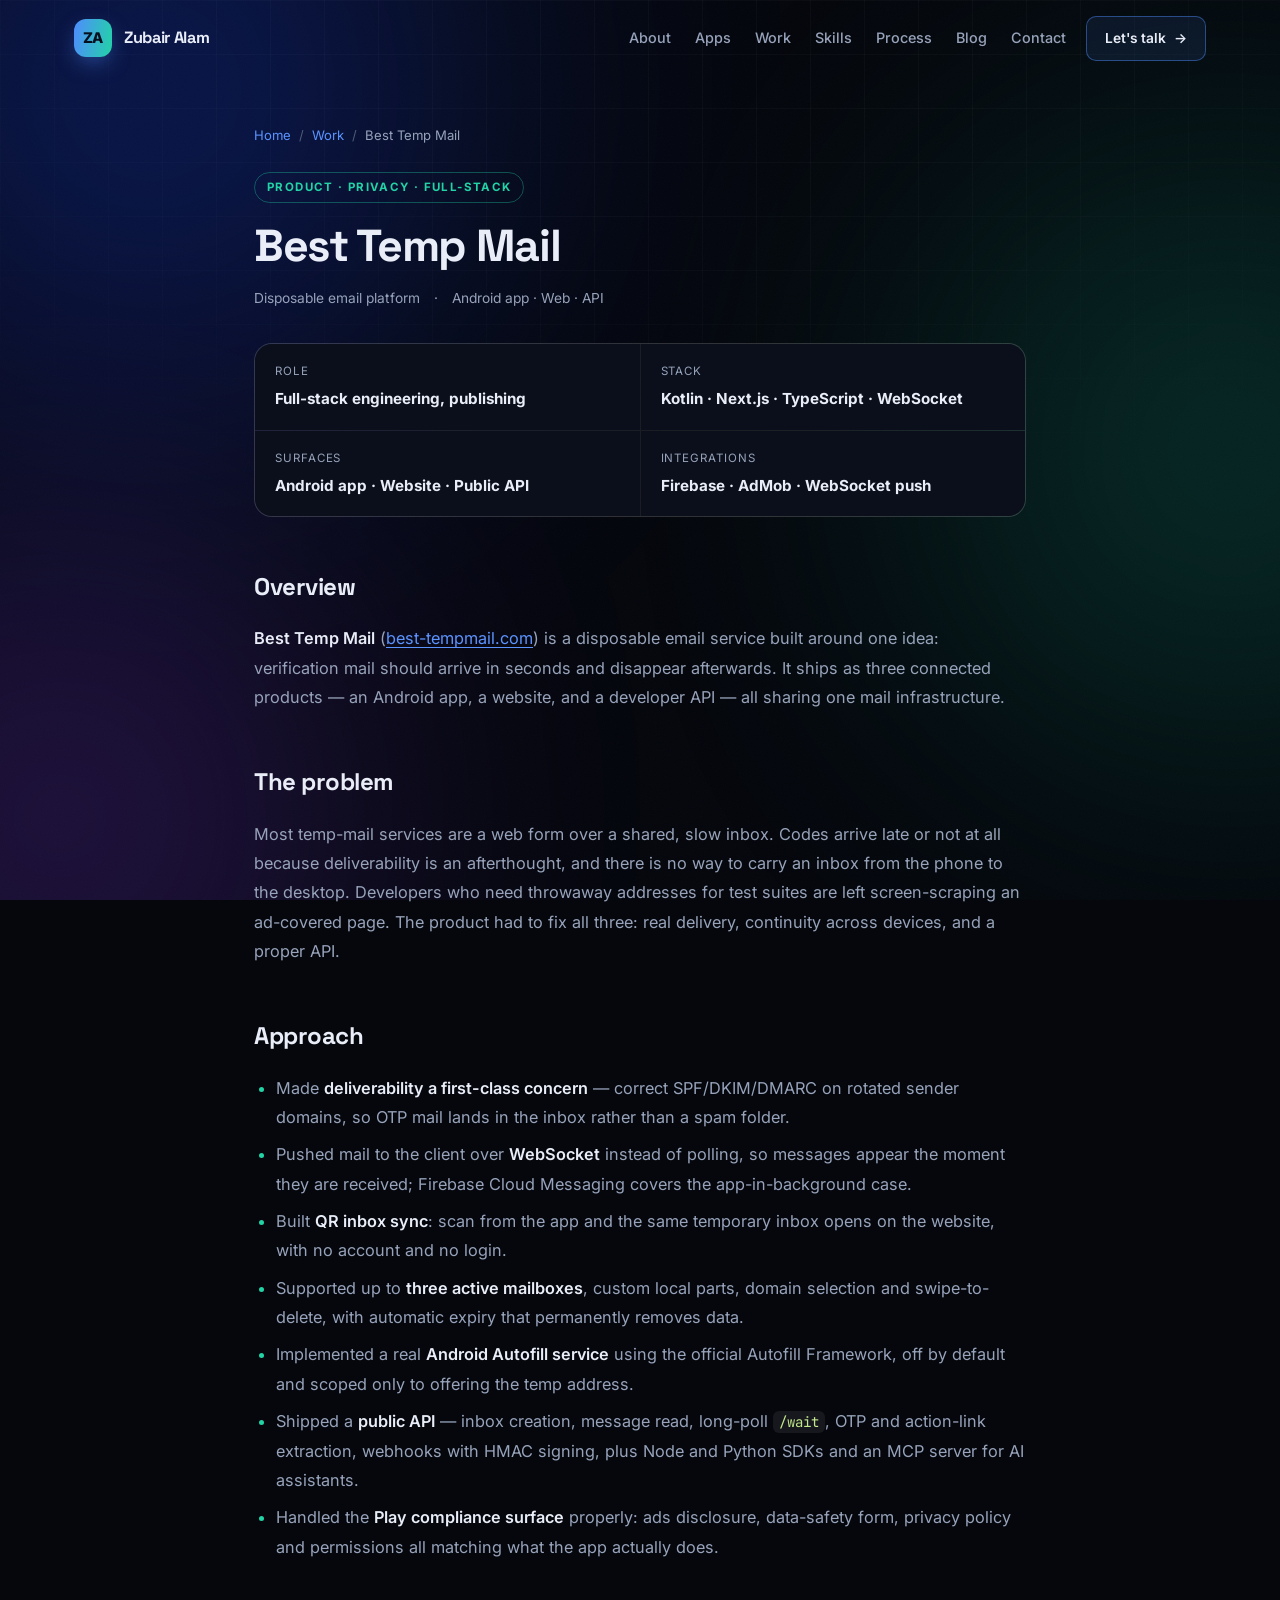
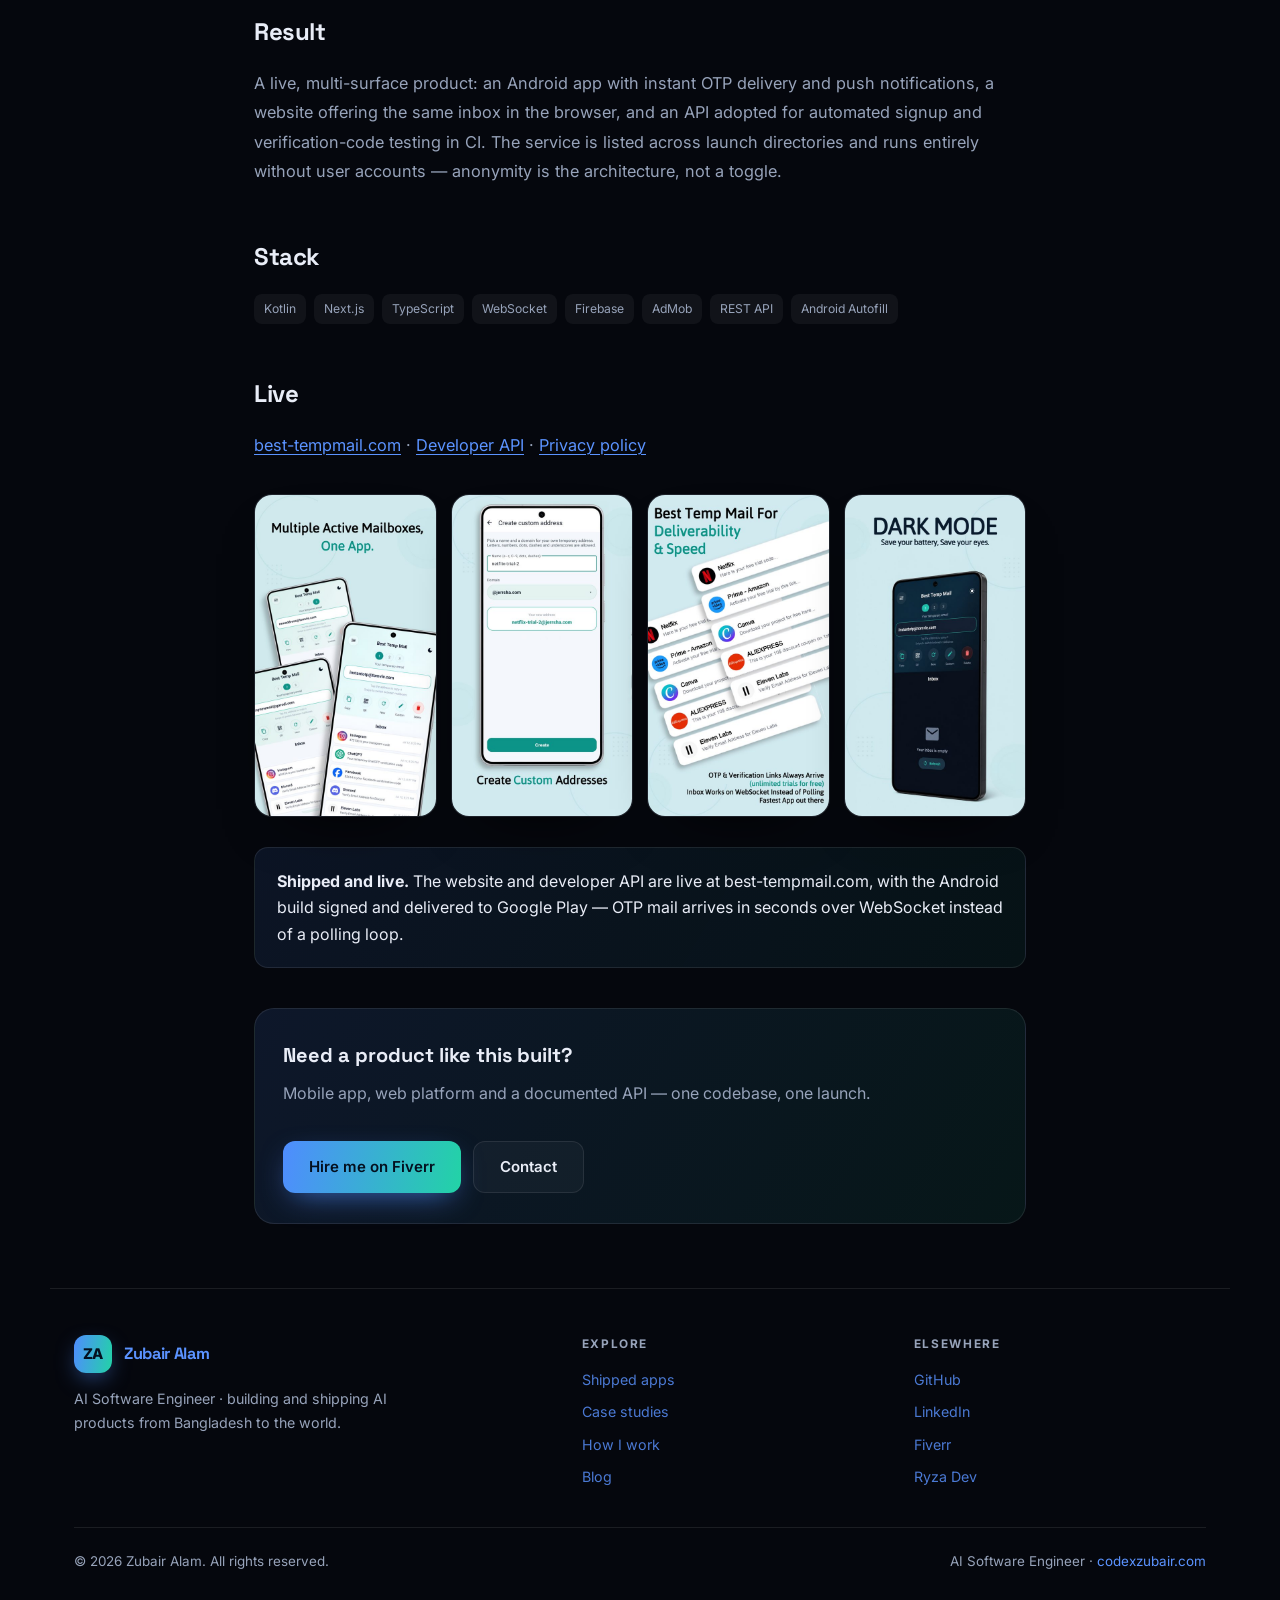
<file: projects/best-temp-mail.html>
<!DOCTYPE html>
<html lang="en">
<head>
  <meta charset="UTF-8" />
  <meta name="viewport" content="width=device-width, initial-scale=1.0" />
  <title>Best Temp Mail — Case Study | Zubair Alam</title>
  <meta name="description" content="A disposable-email platform end to end: a real-time Android inbox app, a Next.js website with QR inbox sync, and a public developer API with SDKs, an MCP server and webhooks." />
  <meta name="keywords" content="temporary email, disposable email, temp mail, Android, Next.js, API, WebSocket, Firebase, AdMob, Zubair Alam" />
  <meta name="author" content="Zubair Alam" />
  <meta property="og:title" content="Best Temp Mail — Case Study" />
  <meta property="og:description" content="Disposable email done properly: real-time Android inbox, QR sync to the web, and a developer API built for QA automation." />
  <meta property="og:type" content="article" />
  <meta property="og:url" content="https://codexzubair.com/projects/best-temp-mail.html" />
  <link rel="canonical" href="https://codexzubair.com/projects/best-temp-mail.html" />
  <link rel="icon" type="image/png" sizes="512x512" href="../assets/icon-512.png" />
  <link rel="icon" type="image/png" sizes="32x32" href="../assets/favicon-32.png" />
  <link rel="apple-touch-icon" href="../assets/apple-touch-icon.png" />
  <link rel="preconnect" href="https://fonts.googleapis.com" />
  <link rel="preconnect" href="https://fonts.gstatic.com" crossorigin />
  <link href="https://fonts.googleapis.com/css2?family=Inter:wght@300;400;500;600;700;800;900&family=JetBrains+Mono:wght@400;600&family=Space+Grotesk:wght@500;600;700&display=swap" rel="stylesheet" />
  <link rel="stylesheet" href="../styles.css" />
  <link rel="stylesheet" href="../pages.css" />
  <script type="application/ld+json">
  {
    "@context": "https://schema.org",
    "@type": "SoftwareApplication",
    "name": "Best Temp Mail",
    "applicationCategory": "UtilitiesApplication",
    "operatingSystem": "Android, Web",
    "url": "https://best-tempmail.com",
    "author": { "@type": "Person", "name": "Zubair Alam" },
    "description": "Free disposable email platform: real-time Android inbox app, website with QR inbox sync, and a developer API for QA automation."
  }
  </script>
</head>
<body>
  <div class="bg-grid" aria-hidden="true"></div>
  <div class="aurora" aria-hidden="true">
    <span class="aurora-a"></span>
    <span class="aurora-b"></span>
    <span class="aurora-c"></span>
  </div>
  <div class="noise" aria-hidden="true"></div>

  <header class="nav" id="nav">
    <a class="brand" href="../index.html"><span class="brand-mark">ZA</span><span class="brand-text">Zubair Alam</span></a>
    <nav class="nav-links">
      <a href="../index.html#about">About</a>
      <a href="../index.html#apps">Apps</a>
      <a href="../index.html#projects">Work</a>
      <a href="../index.html#skills">Skills</a>
      <a href="../index.html#process">Process</a>
      <a href="../blog/index.html">Blog</a>
      <a href="../index.html#contact">Contact</a>
    </nav>
    <a class="nav-cta" href="../index.html#contact">Let's talk <span aria-hidden="true">→</span></a>
    <button class="nav-toggle" aria-label="Toggle navigation" aria-expanded="false"><span></span><span></span><span></span></button>
  </header>

  <main class="page-wrap">
    <nav class="breadcrumb"><a href="../index.html">Home</a><span>/</span><a href="../index.html#projects">Work</a><span>/</span> Best Temp Mail</nav>

    <div class="article-head">
      <span class="kicker">Product · Privacy · Full-Stack</span>
      <h1>Best Temp Mail</h1>
      <p class="article-meta"><span>Disposable email platform</span><span>·</span><span>Android app · Web · API</span></p>
    </div>

    <div class="spec-grid">
      <div class="spec"><span>Role</span><strong>Full-stack engineering, publishing</strong></div>
      <div class="spec"><span>Stack</span><strong>Kotlin · Next.js · TypeScript · WebSocket</strong></div>
      <div class="spec"><span>Surfaces</span><strong>Android app · Website · Public API</strong></div>
      <div class="spec"><span>Integrations</span><strong>Firebase · AdMob · WebSocket push</strong></div>
    </div>

    <div class="article-body">
      <h2>Overview</h2>
      <p>
        <strong>Best Temp Mail</strong> (<a href="https://best-tempmail.com" target="_blank" rel="noopener">best-tempmail.com</a>)
        is a disposable email service built around one idea: verification mail should arrive in seconds and disappear
        afterwards. It ships as three connected products — an Android app, a website, and a developer API — all
        sharing one mail infrastructure.
      </p>

      <h2>The problem</h2>
      <p>
        Most temp-mail services are a web form over a shared, slow inbox. Codes arrive late or not at all because
        deliverability is an afterthought, and there is no way to carry an inbox from the phone to the desktop.
        Developers who need throwaway addresses for test suites are left screen-scraping an ad-covered page.
        The product had to fix all three: real delivery, continuity across devices, and a proper API.
      </p>

      <h2>Approach</h2>
      <ul>
        <li>Made <strong>deliverability a first-class concern</strong> — correct SPF/DKIM/DMARC on rotated sender domains, so OTP mail lands in the inbox rather than a spam folder.</li>
        <li>Pushed mail to the client over <strong>WebSocket</strong> instead of polling, so messages appear the moment they are received; Firebase Cloud Messaging covers the app-in-background case.</li>
        <li>Built <strong>QR inbox sync</strong>: scan from the app and the same temporary inbox opens on the website, with no account and no login.</li>
        <li>Supported up to <strong>three active mailboxes</strong>, custom local parts, domain selection and swipe-to-delete, with automatic expiry that permanently removes data.</li>
        <li>Implemented a real <strong>Android Autofill service</strong> using the official Autofill Framework, off by default and scoped only to offering the temp address.</li>
        <li>Shipped a <strong>public API</strong> — inbox creation, message read, long-poll <code>/wait</code>, OTP and action-link extraction, webhooks with HMAC signing, plus Node and Python SDKs and an MCP server for AI assistants.</li>
        <li>Handled the <strong>Play compliance surface</strong> properly: ads disclosure, data-safety form, privacy policy and permissions all matching what the app actually does.</li>
      </ul>

      <h2>Result</h2>
      <p>
        A live, multi-surface product: an Android app with instant OTP delivery and push notifications, a website
        offering the same inbox in the browser, and an API adopted for automated signup and verification-code testing
        in CI. The service is listed across launch directories and runs entirely without user accounts — anonymity is
        the architecture, not a toggle.
      </p>

      <h2>Stack</h2>
      <ul class="tags"><li>Kotlin</li><li>Next.js</li><li>TypeScript</li><li>WebSocket</li><li>Firebase</li><li>AdMob</li><li>REST API</li><li>Android Autofill</li></ul>

      <h2>Live</h2>
      <p>
        <a href="https://best-tempmail.com" target="_blank" rel="noopener">best-tempmail.com</a> ·
        <a href="https://best-tempmail.com/api" target="_blank" rel="noopener">Developer API</a> ·
        <a href="https://best-tempmail.com/en/privacy" target="_blank" rel="noopener">Privacy policy</a>
      </p>
    </div>

    <figure class="shot-gallery">
      <img src="../assets/shots/besttempmail-mailboxes.jpg" alt="Best Temp Mail showing three active temporary mailboxes" width="540" height="960" loading="lazy" />
      <img src="../assets/shots/besttempmail-custom.jpg" alt="Creating a custom temporary email address with a chosen name and domain" width="540" height="960" loading="lazy" />
      <img src="../assets/shots/besttempmail-delivery.jpg" alt="Verification emails and OTP codes arriving from services like Netflix and Amazon" width="540" height="960" loading="lazy" />
      <img src="../assets/shots/besttempmail-dark.jpg" alt="Best Temp Mail dark mode inbox" width="540" height="960" loading="lazy" />
    </figure>

    <div class="callout">
      <p><strong>Shipped and live.</strong> The website and developer API are live at best-tempmail.com, with the
      Android build signed and delivered to Google Play — OTP mail arrives in seconds over WebSocket instead of a
      polling loop.</p>
    </div>

    <div class="article-cta">
      <h3>Need a product like this built?</h3>
      <p>Mobile app, web platform and a documented API — one codebase, one launch.</p>
      <div class="cta">
        <a class="btn btn-primary" href="https://www.fiverr.com/s/L3dYVZY" target="_blank" rel="noopener">Hire me on Fiverr</a>
        <a class="btn btn-ghost" href="../index.html#contact">Contact</a>
      </div>
    </div>
  </main>

  <footer class="footer">
    <div class="footer-main">
      <div class="footer-brand">
        <a class="brand" href="../index.html">
          <span class="brand-mark">ZA</span>
          <span class="brand-text">Zubair Alam</span>
        </a>
        <p>AI Software Engineer · building and shipping AI products from Bangladesh to the world.</p>
      </div>
      <div class="footer-col">
        <h4>Explore</h4>
        <a href="../index.html#apps">Shipped apps</a>
        <a href="../index.html#projects">Case studies</a>
        <a href="../index.html#process">How I work</a>
        <a href="../blog/">Blog</a>
      </div>
      <div class="footer-col">
        <h4>Elsewhere</h4>
        <a href="https://github.com/codex-zubair" target="_blank" rel="noopener">GitHub</a>
        <a href="https://www.linkedin.com/in/codex-zubair/" target="_blank" rel="noopener">LinkedIn</a>
        <a href="https://www.fiverr.com/s/L3dYVZY" target="_blank" rel="noopener">Fiverr</a>
        <a href="https://ryzadev.com" target="_blank" rel="noopener">Ryza Dev</a>
      </div>
    </div>
    <div class="footer-bottom">
      <p>© <span id="year"></span> Zubair Alam. All rights reserved.</p>
      <p class="built">AI Software Engineer · <a href="https://codexzubair.com">codexzubair.com</a></p>
    </div>
  </footer>
  <button class="to-top" aria-label="Back to top" hidden>↑</button>

  <script src="../main.js"></script>
</body>
</html>
</file>
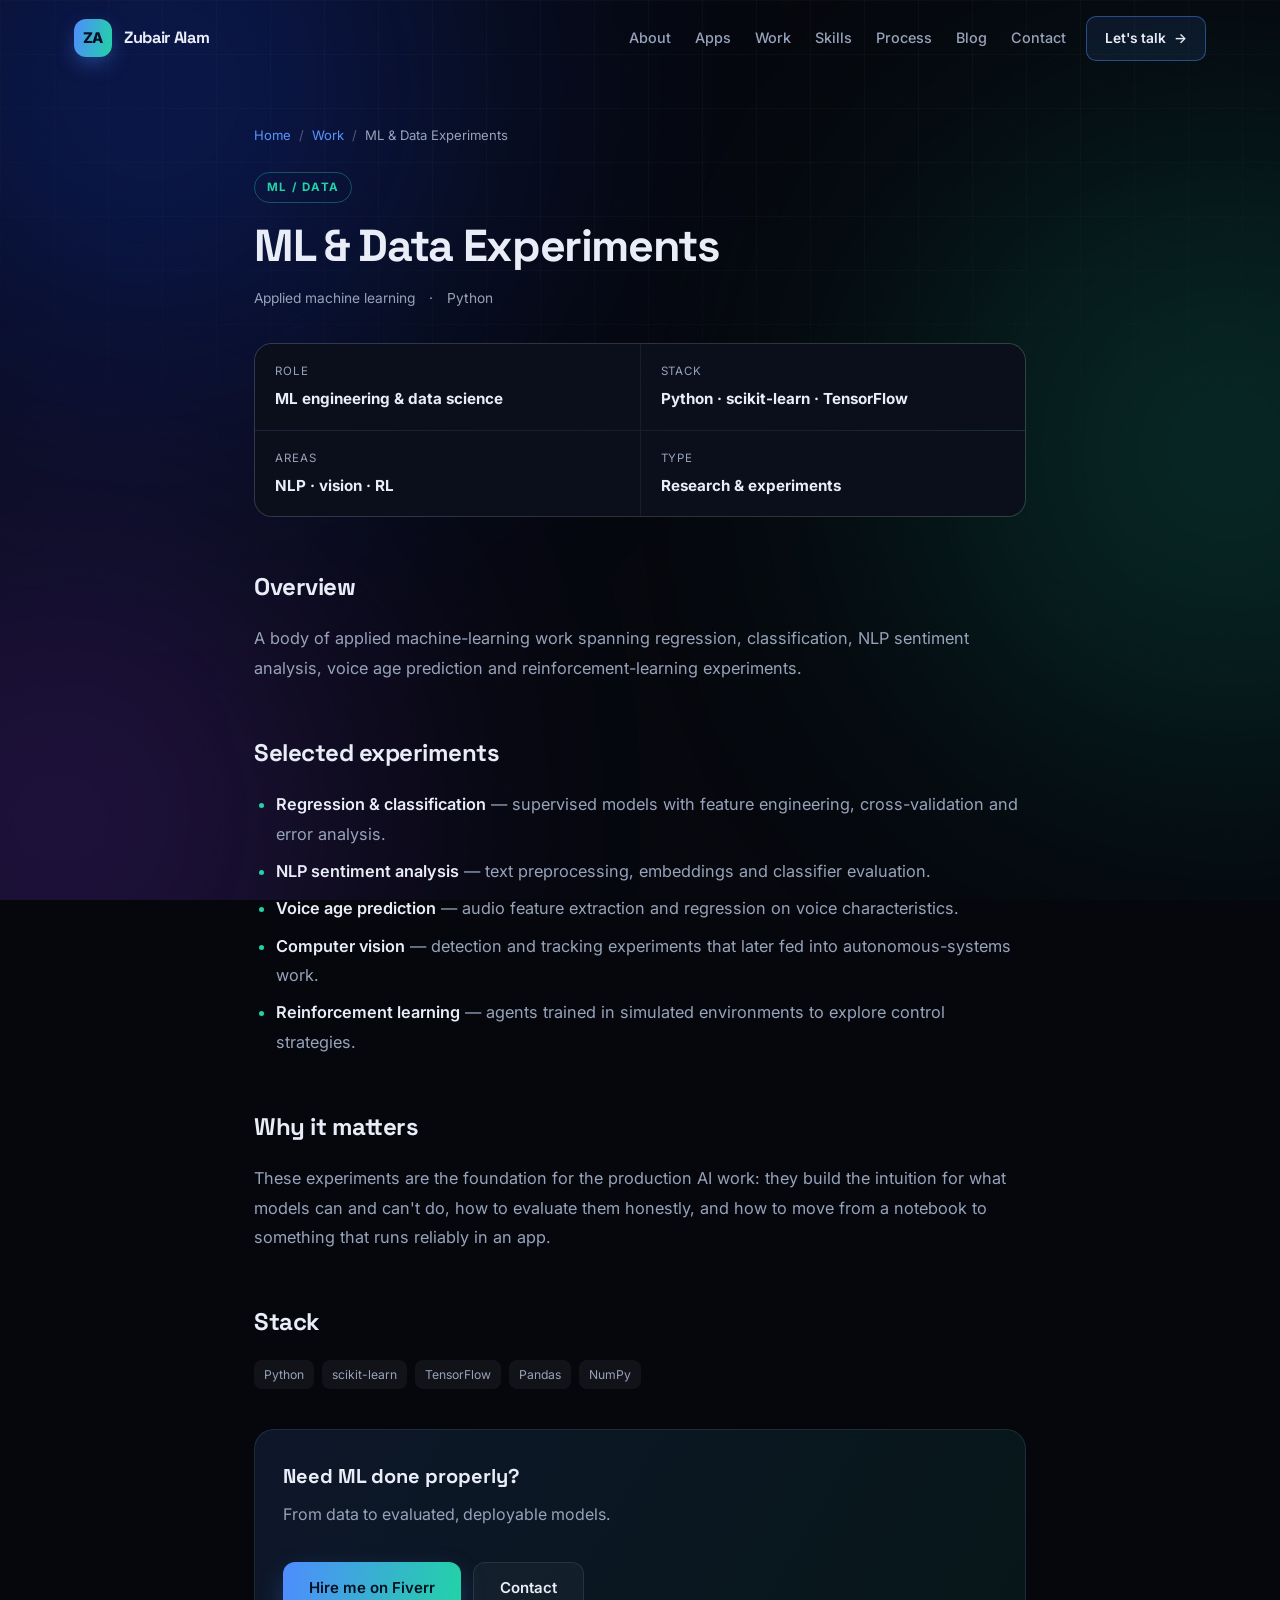
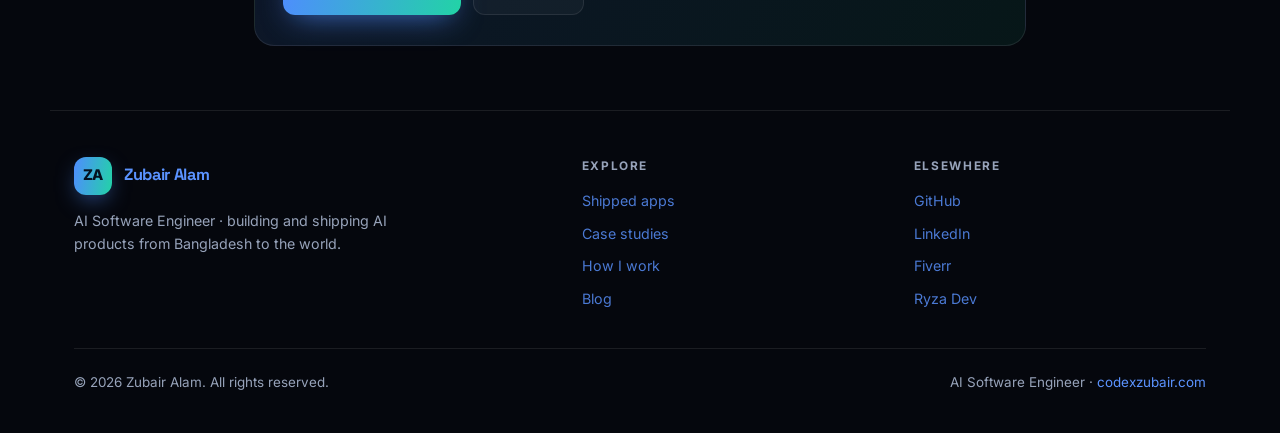
<file: projects/ml-data-experiments.html>
<!DOCTYPE html>
<html lang="en">
<head>
  <meta charset="UTF-8" />
  <meta name="viewport" content="width=device-width, initial-scale=1.0" />
  <title>ML &amp; Data Experiments — Case Study | Zubair Alam</title>
  <meta name="description" content="Regression, classification, NLP sentiment analysis, voice age prediction and reinforcement-learning projects." />
  <meta name="keywords" content="machine learning, scikit-learn, TensorFlow, NLP, computer vision, Zubair Alam" />
  <meta name="author" content="Zubair Alam" />
  <meta property="og:title" content="ML &amp; Data Experiments — Case Study" />
  <meta property="og:description" content="Regression, classification, NLP and reinforcement-learning projects." />
  <meta property="og:type" content="article" />
  <meta property="og:url" content="https://codexzubair.com/projects/ml-data-experiments.html" />
  <link rel="canonical" href="https://codexzubair.com/projects/ml-data-experiments.html" />
  <link rel="icon" type="image/png" sizes="512x512" href="../assets/icon-512.png" />
  <link rel="icon" type="image/png" sizes="32x32" href="../assets/favicon-32.png" />
  <link rel="apple-touch-icon" href="../assets/apple-touch-icon.png" />
  <link rel="preconnect" href="https://fonts.googleapis.com" />
  <link rel="preconnect" href="https://fonts.gstatic.com" crossorigin />
  <link href="https://fonts.googleapis.com/css2?family=Inter:wght@300;400;500;600;700;800;900&family=JetBrains+Mono:wght@400;600&family=Space+Grotesk:wght@500;600;700&display=swap" rel="stylesheet" />
  <link rel="stylesheet" href="../styles.css" />
  <link rel="stylesheet" href="../pages.css" />
</head>
<body>
  <div class="bg-grid" aria-hidden="true"></div>
  <div class="aurora" aria-hidden="true">
    <span class="aurora-a"></span>
    <span class="aurora-b"></span>
    <span class="aurora-c"></span>
  </div>
  <div class="noise" aria-hidden="true"></div>

  <header class="nav" id="nav">
    <a class="brand" href="../index.html"><span class="brand-mark">ZA</span><span class="brand-text">Zubair Alam</span></a>
    <nav class="nav-links">
      <a href="../index.html#about">About</a>
      <a href="../index.html#apps">Apps</a>
      <a href="../index.html#projects">Work</a>
      <a href="../index.html#skills">Skills</a>
      <a href="../index.html#process">Process</a>
      <a href="../blog/index.html">Blog</a>
      <a href="../index.html#contact">Contact</a>
    </nav>
    <a class="nav-cta" href="../index.html#contact">Let's talk <span aria-hidden="true">→</span></a>
    <button class="nav-toggle" aria-label="Toggle navigation" aria-expanded="false"><span></span><span></span><span></span></button>
  </header>

  <main class="page-wrap">
    <nav class="breadcrumb"><a href="../index.html">Home</a><span>/</span><a href="../index.html#projects">Work</a><span>/</span> ML &amp; Data Experiments</nav>

    <div class="article-head">
      <span class="kicker">ML / Data</span>
      <h1>ML &amp; Data Experiments</h1>
      <p class="article-meta"><span>Applied machine learning</span><span>·</span><span>Python</span></p>
    </div>

    <div class="spec-grid">
      <div class="spec"><span>Role</span><strong>ML engineering &amp; data science</strong></div>
      <div class="spec"><span>Stack</span><strong>Python · scikit-learn · TensorFlow</strong></div>
      <div class="spec"><span>Areas</span><strong>NLP · vision · RL</strong></div>
      <div class="spec"><span>Type</span><strong>Research &amp; experiments</strong></div>
    </div>

    <div class="article-body">
      <h2>Overview</h2>
      <p>
        A body of applied machine-learning work spanning regression, classification, NLP sentiment analysis, voice
        age prediction and reinforcement-learning experiments.
      </p>

      <h2>Selected experiments</h2>
      <ul>
        <li><strong>Regression &amp; classification</strong> — supervised models with feature engineering, cross-validation and error analysis.</li>
        <li><strong>NLP sentiment analysis</strong> — text preprocessing, embeddings and classifier evaluation.</li>
        <li><strong>Voice age prediction</strong> — audio feature extraction and regression on voice characteristics.</li>
        <li><strong>Computer vision</strong> — detection and tracking experiments that later fed into autonomous-systems work.</li>
        <li><strong>Reinforcement learning</strong> — agents trained in simulated environments to explore control strategies.</li>
      </ul>

      <h2>Why it matters</h2>
      <p>
        These experiments are the foundation for the production AI work: they build the intuition for what models can
        and can't do, how to evaluate them honestly, and how to move from a notebook to something that runs reliably
        in an app.
      </p>

      <h2>Stack</h2>
      <ul class="tags"><li>Python</li><li>scikit-learn</li><li>TensorFlow</li><li>Pandas</li><li>NumPy</li></ul>
    </div>

    <div class="article-cta">
      <h3>Need ML done properly?</h3>
      <p>From data to evaluated, deployable models.</p>
      <div class="cta">
        <a class="btn btn-primary" href="https://www.fiverr.com/s/L3dYVZY" target="_blank" rel="noopener">Hire me on Fiverr</a>
        <a class="btn btn-ghost" href="../index.html#contact">Contact</a>
      </div>
    </div>
  </main>

  <footer class="footer">
    <div class="footer-main">
      <div class="footer-brand">
        <a class="brand" href="../index.html">
          <span class="brand-mark">ZA</span>
          <span class="brand-text">Zubair Alam</span>
        </a>
        <p>AI Software Engineer · building and shipping AI products from Bangladesh to the world.</p>
      </div>
      <div class="footer-col">
        <h4>Explore</h4>
        <a href="../index.html#apps">Shipped apps</a>
        <a href="../index.html#projects">Case studies</a>
        <a href="../index.html#process">How I work</a>
        <a href="../blog/">Blog</a>
      </div>
      <div class="footer-col">
        <h4>Elsewhere</h4>
        <a href="https://github.com/codex-zubair" target="_blank" rel="noopener">GitHub</a>
        <a href="https://www.linkedin.com/in/codex-zubair/" target="_blank" rel="noopener">LinkedIn</a>
        <a href="https://www.fiverr.com/s/L3dYVZY" target="_blank" rel="noopener">Fiverr</a>
        <a href="https://ryzadev.com" target="_blank" rel="noopener">Ryza Dev</a>
      </div>
    </div>
    <div class="footer-bottom">
      <p>© <span id="year"></span> Zubair Alam. All rights reserved.</p>
      <p class="built">AI Software Engineer · <a href="https://codexzubair.com">codexzubair.com</a></p>
    </div>
  </footer>
  <button class="to-top" aria-label="Back to top" hidden>↑</button>

  <script src="../main.js"></script>
</body>
</html>
</file>
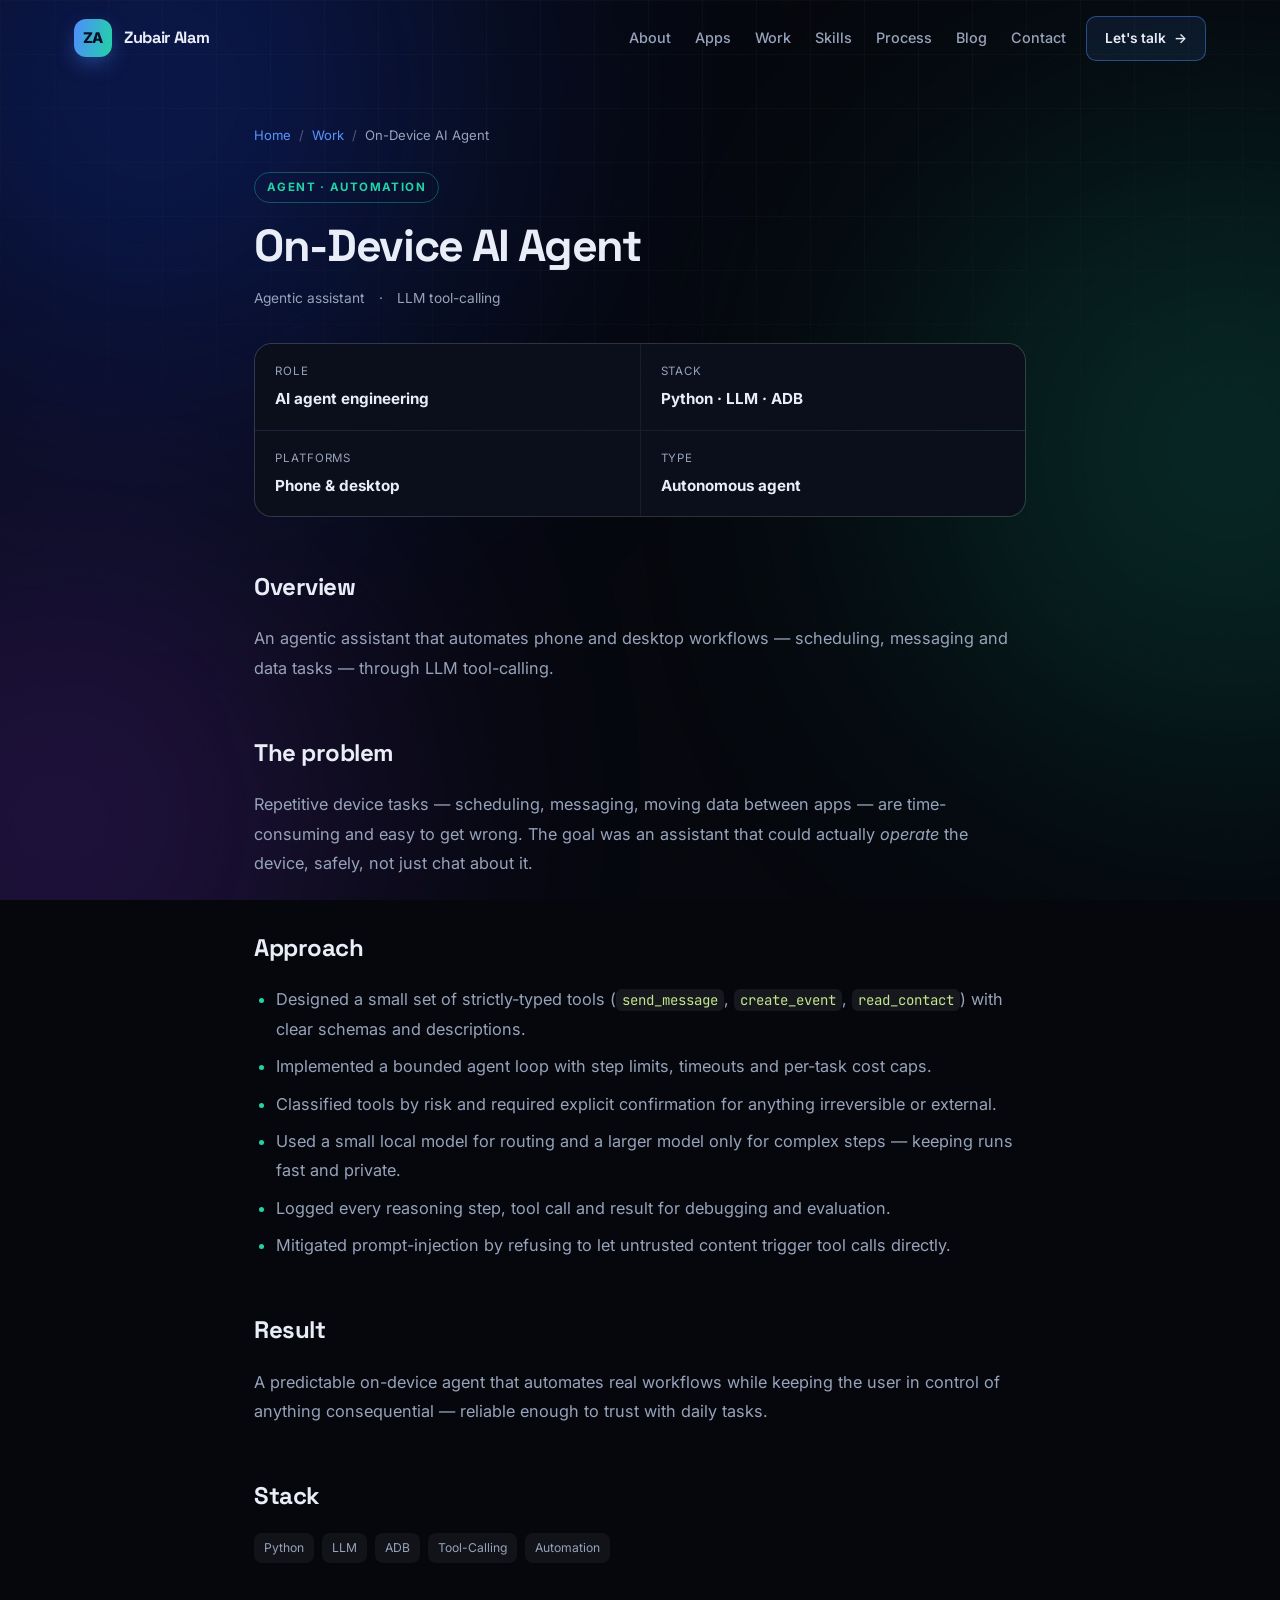
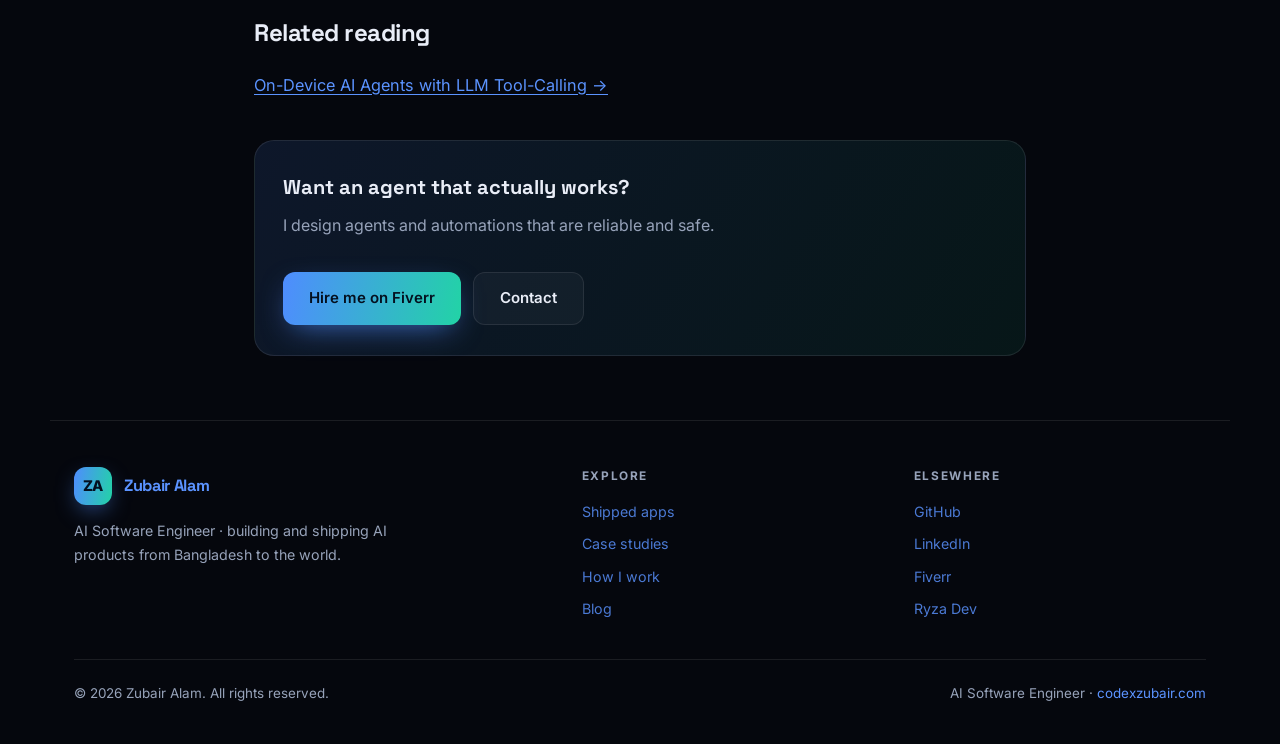
<file: projects/on-device-ai-agent.html>
<!DOCTYPE html>
<html lang="en">
<head>
  <meta charset="UTF-8" />
  <meta name="viewport" content="width=device-width, initial-scale=1.0" />
  <title>On-Device AI Agent — Case Study | Zubair Alam</title>
  <meta name="description" content="An agentic assistant that automates phone and desktop workflows — scheduling, messaging and data tasks via LLM tool-calling." />
  <meta name="keywords" content="AI agent, tool calling, LLM, automation, ADB, on-device AI, Zubair Alam" />
  <meta name="author" content="Zubair Alam" />
  <meta property="og:title" content="On-Device AI Agent — Case Study" />
  <meta property="og:description" content="An agentic assistant automating phone and desktop workflows via LLM tool-calling." />
  <meta property="og:type" content="article" />
  <meta property="og:url" content="https://codexzubair.com/projects/on-device-ai-agent.html" />
  <link rel="canonical" href="https://codexzubair.com/projects/on-device-ai-agent.html" />
  <link rel="icon" type="image/png" sizes="512x512" href="../assets/icon-512.png" />
  <link rel="icon" type="image/png" sizes="32x32" href="../assets/favicon-32.png" />
  <link rel="apple-touch-icon" href="../assets/apple-touch-icon.png" />
  <link rel="preconnect" href="https://fonts.googleapis.com" />
  <link rel="preconnect" href="https://fonts.gstatic.com" crossorigin />
  <link href="https://fonts.googleapis.com/css2?family=Inter:wght@300;400;500;600;700;800;900&family=JetBrains+Mono:wght@400;600&family=Space+Grotesk:wght@500;600;700&display=swap" rel="stylesheet" />
  <link rel="stylesheet" href="../styles.css" />
  <link rel="stylesheet" href="../pages.css" />
</head>
<body>
  <div class="bg-grid" aria-hidden="true"></div>
  <div class="aurora" aria-hidden="true">
    <span class="aurora-a"></span>
    <span class="aurora-b"></span>
    <span class="aurora-c"></span>
  </div>
  <div class="noise" aria-hidden="true"></div>

  <header class="nav" id="nav">
    <a class="brand" href="../index.html"><span class="brand-mark">ZA</span><span class="brand-text">Zubair Alam</span></a>
    <nav class="nav-links">
      <a href="../index.html#about">About</a>
      <a href="../index.html#apps">Apps</a>
      <a href="../index.html#projects">Work</a>
      <a href="../index.html#skills">Skills</a>
      <a href="../index.html#process">Process</a>
      <a href="../blog/index.html">Blog</a>
      <a href="../index.html#contact">Contact</a>
    </nav>
    <a class="nav-cta" href="../index.html#contact">Let's talk <span aria-hidden="true">→</span></a>
    <button class="nav-toggle" aria-label="Toggle navigation" aria-expanded="false"><span></span><span></span><span></span></button>
  </header>

  <main class="page-wrap">
    <nav class="breadcrumb"><a href="../index.html">Home</a><span>/</span><a href="../index.html#projects">Work</a><span>/</span> On-Device AI Agent</nav>

    <div class="article-head">
      <span class="kicker">Agent · Automation</span>
      <h1>On-Device AI Agent</h1>
      <p class="article-meta"><span>Agentic assistant</span><span>·</span><span>LLM tool-calling</span></p>
    </div>

    <div class="spec-grid">
      <div class="spec"><span>Role</span><strong>AI agent engineering</strong></div>
      <div class="spec"><span>Stack</span><strong>Python · LLM · ADB</strong></div>
      <div class="spec"><span>Platforms</span><strong>Phone &amp; desktop</strong></div>
      <div class="spec"><span>Type</span><strong>Autonomous agent</strong></div>
    </div>

    <div class="article-body">
      <h2>Overview</h2>
      <p>
        An agentic assistant that automates phone and desktop workflows — scheduling, messaging and data tasks —
        through LLM tool-calling.
      </p>

      <h2>The problem</h2>
      <p>
        Repetitive device tasks — scheduling, messaging, moving data between apps — are time-consuming and easy to
        get wrong. The goal was an assistant that could actually <em>operate</em> the device, safely, not just chat
        about it.
      </p>

      <h2>Approach</h2>
      <ul>
        <li>Designed a small set of strictly-typed tools (<code>send_message</code>, <code>create_event</code>, <code>read_contact</code>) with clear schemas and descriptions.</li>
        <li>Implemented a bounded agent loop with step limits, timeouts and per-task cost caps.</li>
        <li>Classified tools by risk and required explicit confirmation for anything irreversible or external.</li>
        <li>Used a small local model for routing and a larger model only for complex steps — keeping runs fast and private.</li>
        <li>Logged every reasoning step, tool call and result for debugging and evaluation.</li>
        <li>Mitigated prompt-injection by refusing to let untrusted content trigger tool calls directly.</li>
      </ul>

      <h2>Result</h2>
      <p>
        A predictable on-device agent that automates real workflows while keeping the user in control of anything
        consequential — reliable enough to trust with daily tasks.
      </p>

      <h2>Stack</h2>
      <ul class="tags"><li>Python</li><li>LLM</li><li>ADB</li><li>Tool-Calling</li><li>Automation</li></ul>

      <h2>Related reading</h2>
      <p><a href="../blog/on-device-ai-agents-tool-calling.html">On-Device AI Agents with LLM Tool-Calling →</a></p>
    </div>

    <div class="article-cta">
      <h3>Want an agent that actually works?</h3>
      <p>I design agents and automations that are reliable and safe.</p>
      <div class="cta">
        <a class="btn btn-primary" href="https://www.fiverr.com/s/L3dYVZY" target="_blank" rel="noopener">Hire me on Fiverr</a>
        <a class="btn btn-ghost" href="../index.html#contact">Contact</a>
      </div>
    </div>
  </main>

  <footer class="footer">
    <div class="footer-main">
      <div class="footer-brand">
        <a class="brand" href="../index.html">
          <span class="brand-mark">ZA</span>
          <span class="brand-text">Zubair Alam</span>
        </a>
        <p>AI Software Engineer · building and shipping AI products from Bangladesh to the world.</p>
      </div>
      <div class="footer-col">
        <h4>Explore</h4>
        <a href="../index.html#apps">Shipped apps</a>
        <a href="../index.html#projects">Case studies</a>
        <a href="../index.html#process">How I work</a>
        <a href="../blog/">Blog</a>
      </div>
      <div class="footer-col">
        <h4>Elsewhere</h4>
        <a href="https://github.com/codex-zubair" target="_blank" rel="noopener">GitHub</a>
        <a href="https://www.linkedin.com/in/codex-zubair/" target="_blank" rel="noopener">LinkedIn</a>
        <a href="https://www.fiverr.com/s/L3dYVZY" target="_blank" rel="noopener">Fiverr</a>
        <a href="https://ryzadev.com" target="_blank" rel="noopener">Ryza Dev</a>
      </div>
    </div>
    <div class="footer-bottom">
      <p>© <span id="year"></span> Zubair Alam. All rights reserved.</p>
      <p class="built">AI Software Engineer · <a href="https://codexzubair.com">codexzubair.com</a></p>
    </div>
  </footer>
  <button class="to-top" aria-label="Back to top" hidden>↑</button>

  <script src="../main.js"></script>
</body>
</html>
</file>
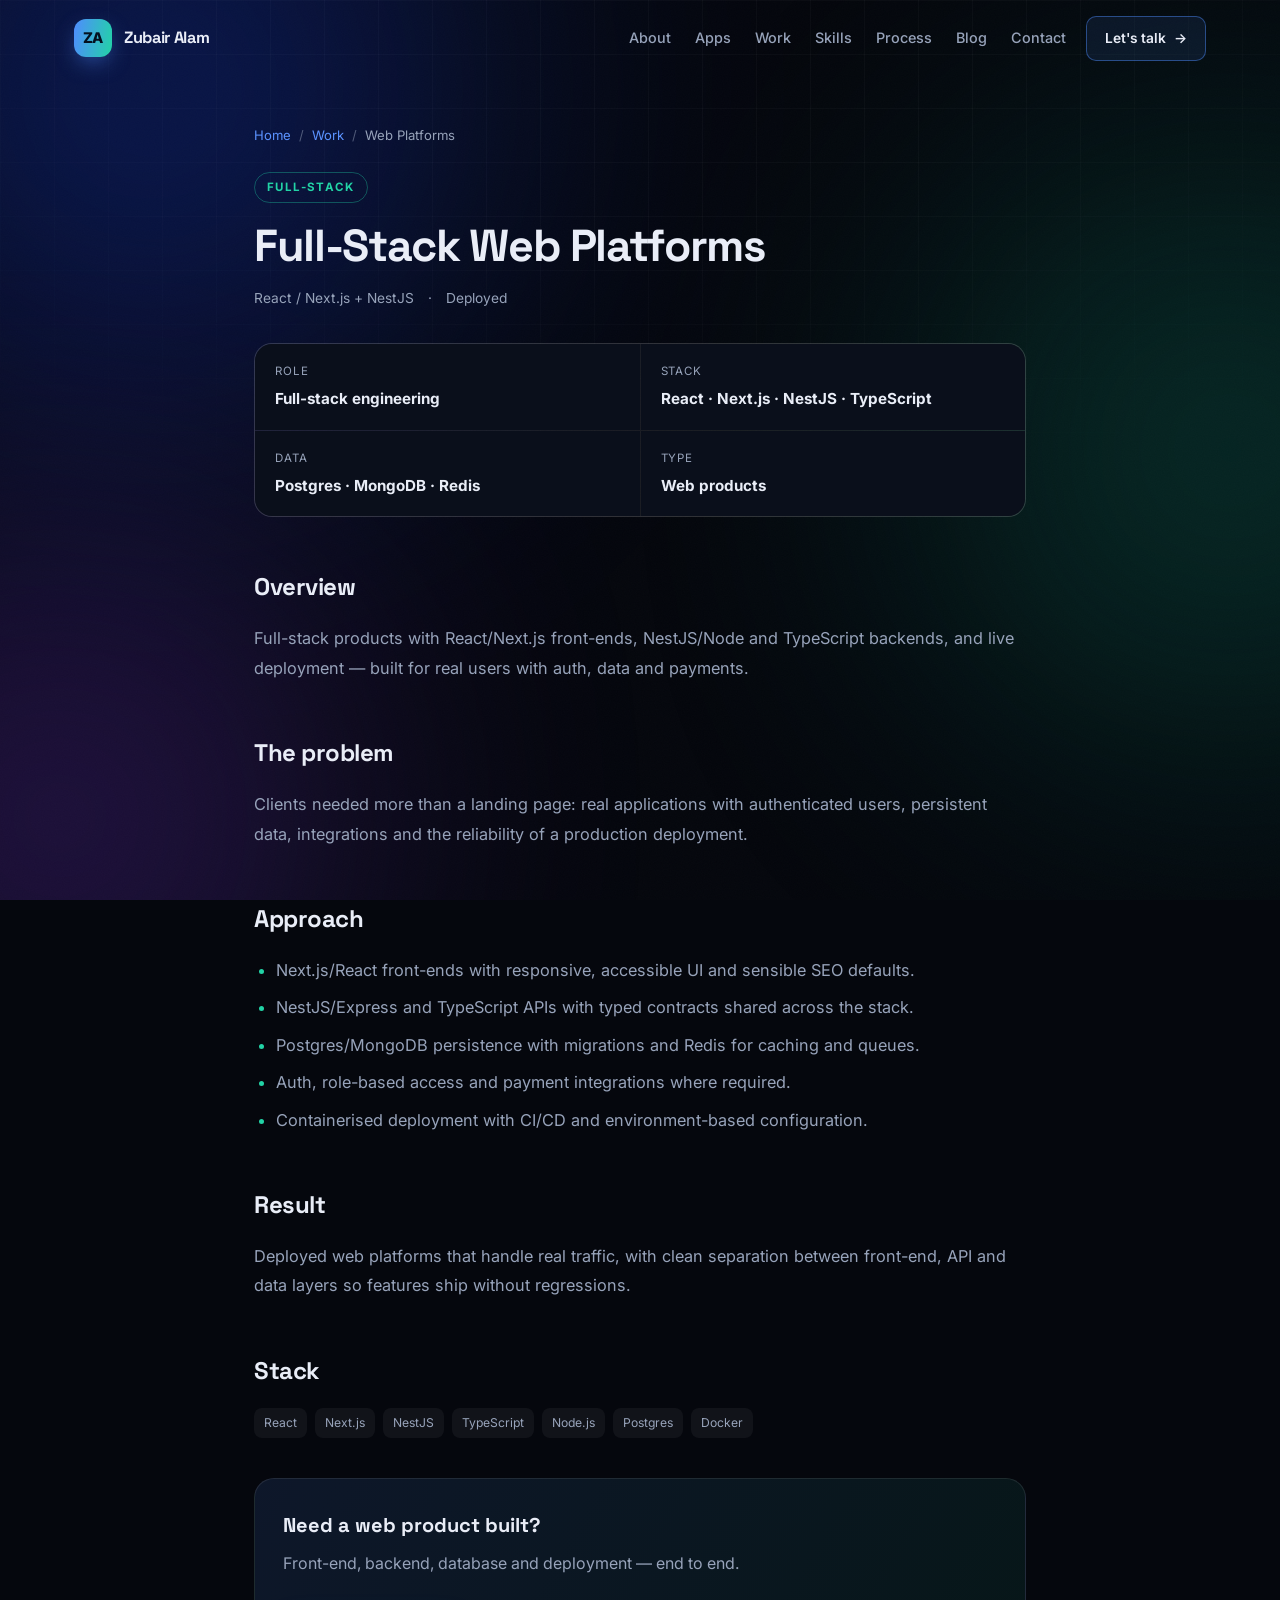
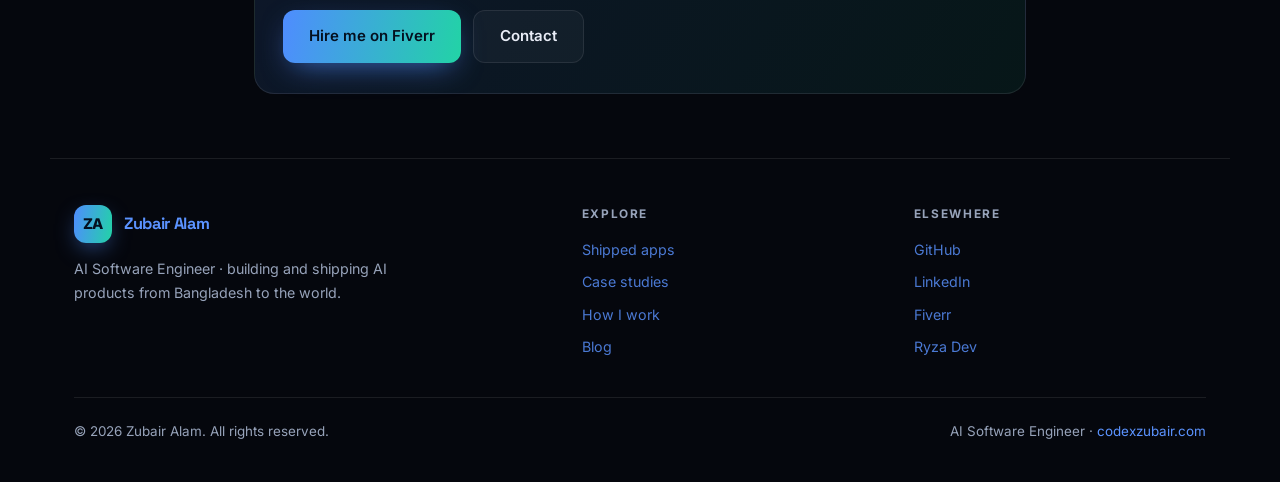
<file: projects/web-platforms.html>
<!DOCTYPE html>
<html lang="en">
<head>
  <meta charset="UTF-8" />
  <meta name="viewport" content="width=device-width, initial-scale=1.0" />
  <title>Full-Stack Web Platforms — Case Study | Zubair Alam</title>
  <meta name="description" content="Full-stack products with React/Next.js front-ends, NestJS/Node and TypeScript backends, and live deployment." />
  <meta name="keywords" content="React, Next.js, NestJS, TypeScript, Node.js, full-stack, Zubair Alam" />
  <meta name="author" content="Zubair Alam" />
  <meta property="og:title" content="Full-Stack Web Platforms — Case Study" />
  <meta property="og:description" content="React/Next.js front-ends with NestJS/Node and TypeScript backends." />
  <meta property="og:type" content="article" />
  <meta property="og:url" content="https://codexzubair.com/projects/web-platforms.html" />
  <link rel="canonical" href="https://codexzubair.com/projects/web-platforms.html" />
  <link rel="icon" type="image/png" sizes="512x512" href="../assets/icon-512.png" />
  <link rel="icon" type="image/png" sizes="32x32" href="../assets/favicon-32.png" />
  <link rel="apple-touch-icon" href="../assets/apple-touch-icon.png" />
  <link rel="preconnect" href="https://fonts.googleapis.com" />
  <link rel="preconnect" href="https://fonts.gstatic.com" crossorigin />
  <link href="https://fonts.googleapis.com/css2?family=Inter:wght@300;400;500;600;700;800;900&family=JetBrains+Mono:wght@400;600&family=Space+Grotesk:wght@500;600;700&display=swap" rel="stylesheet" />
  <link rel="stylesheet" href="../styles.css" />
  <link rel="stylesheet" href="../pages.css" />
</head>
<body>
  <div class="bg-grid" aria-hidden="true"></div>
  <div class="aurora" aria-hidden="true">
    <span class="aurora-a"></span>
    <span class="aurora-b"></span>
    <span class="aurora-c"></span>
  </div>
  <div class="noise" aria-hidden="true"></div>

  <header class="nav" id="nav">
    <a class="brand" href="../index.html"><span class="brand-mark">ZA</span><span class="brand-text">Zubair Alam</span></a>
    <nav class="nav-links">
      <a href="../index.html#about">About</a>
      <a href="../index.html#apps">Apps</a>
      <a href="../index.html#projects">Work</a>
      <a href="../index.html#skills">Skills</a>
      <a href="../index.html#process">Process</a>
      <a href="../blog/index.html">Blog</a>
      <a href="../index.html#contact">Contact</a>
    </nav>
    <a class="nav-cta" href="../index.html#contact">Let's talk <span aria-hidden="true">→</span></a>
    <button class="nav-toggle" aria-label="Toggle navigation" aria-expanded="false"><span></span><span></span><span></span></button>
  </header>

  <main class="page-wrap">
    <nav class="breadcrumb"><a href="../index.html">Home</a><span>/</span><a href="../index.html#projects">Work</a><span>/</span> Web Platforms</nav>

    <div class="article-head">
      <span class="kicker">Full-Stack</span>
      <h1>Full-Stack Web Platforms</h1>
      <p class="article-meta"><span>React / Next.js + NestJS</span><span>·</span><span>Deployed</span></p>
    </div>

    <div class="spec-grid">
      <div class="spec"><span>Role</span><strong>Full-stack engineering</strong></div>
      <div class="spec"><span>Stack</span><strong>React · Next.js · NestJS · TypeScript</strong></div>
      <div class="spec"><span>Data</span><strong>Postgres · MongoDB · Redis</strong></div>
      <div class="spec"><span>Type</span><strong>Web products</strong></div>
    </div>

    <div class="article-body">
      <h2>Overview</h2>
      <p>
        Full-stack products with React/Next.js front-ends, NestJS/Node and TypeScript backends, and live deployment —
        built for real users with auth, data and payments.
      </p>

      <h2>The problem</h2>
      <p>
        Clients needed more than a landing page: real applications with authenticated users, persistent data,
        integrations and the reliability of a production deployment.
      </p>

      <h2>Approach</h2>
      <ul>
        <li>Next.js/React front-ends with responsive, accessible UI and sensible SEO defaults.</li>
        <li>NestJS/Express and TypeScript APIs with typed contracts shared across the stack.</li>
        <li>Postgres/MongoDB persistence with migrations and Redis for caching and queues.</li>
        <li>Auth, role-based access and payment integrations where required.</li>
        <li>Containerised deployment with CI/CD and environment-based configuration.</li>
      </ul>

      <h2>Result</h2>
      <p>
        Deployed web platforms that handle real traffic, with clean separation between front-end, API and data layers
        so features ship without regressions.
      </p>

      <h2>Stack</h2>
      <ul class="tags"><li>React</li><li>Next.js</li><li>NestJS</li><li>TypeScript</li><li>Node.js</li><li>Postgres</li><li>Docker</li></ul>
    </div>

    <div class="article-cta">
      <h3>Need a web product built?</h3>
      <p>Front-end, backend, database and deployment — end to end.</p>
      <div class="cta">
        <a class="btn btn-primary" href="https://www.fiverr.com/s/L3dYVZY" target="_blank" rel="noopener">Hire me on Fiverr</a>
        <a class="btn btn-ghost" href="../index.html#contact">Contact</a>
      </div>
    </div>
  </main>

  <footer class="footer">
    <div class="footer-main">
      <div class="footer-brand">
        <a class="brand" href="../index.html">
          <span class="brand-mark">ZA</span>
          <span class="brand-text">Zubair Alam</span>
        </a>
        <p>AI Software Engineer · building and shipping AI products from Bangladesh to the world.</p>
      </div>
      <div class="footer-col">
        <h4>Explore</h4>
        <a href="../index.html#apps">Shipped apps</a>
        <a href="../index.html#projects">Case studies</a>
        <a href="../index.html#process">How I work</a>
        <a href="../blog/">Blog</a>
      </div>
      <div class="footer-col">
        <h4>Elsewhere</h4>
        <a href="https://github.com/codex-zubair" target="_blank" rel="noopener">GitHub</a>
        <a href="https://www.linkedin.com/in/codex-zubair/" target="_blank" rel="noopener">LinkedIn</a>
        <a href="https://www.fiverr.com/s/L3dYVZY" target="_blank" rel="noopener">Fiverr</a>
        <a href="https://ryzadev.com" target="_blank" rel="noopener">Ryza Dev</a>
      </div>
    </div>
    <div class="footer-bottom">
      <p>© <span id="year"></span> Zubair Alam. All rights reserved.</p>
      <p class="built">AI Software Engineer · <a href="https://codexzubair.com">codexzubair.com</a></p>
    </div>
  </footer>
  <button class="to-top" aria-label="Back to top" hidden>↑</button>

  <script src="../main.js"></script>
</body>
</html>
</file>
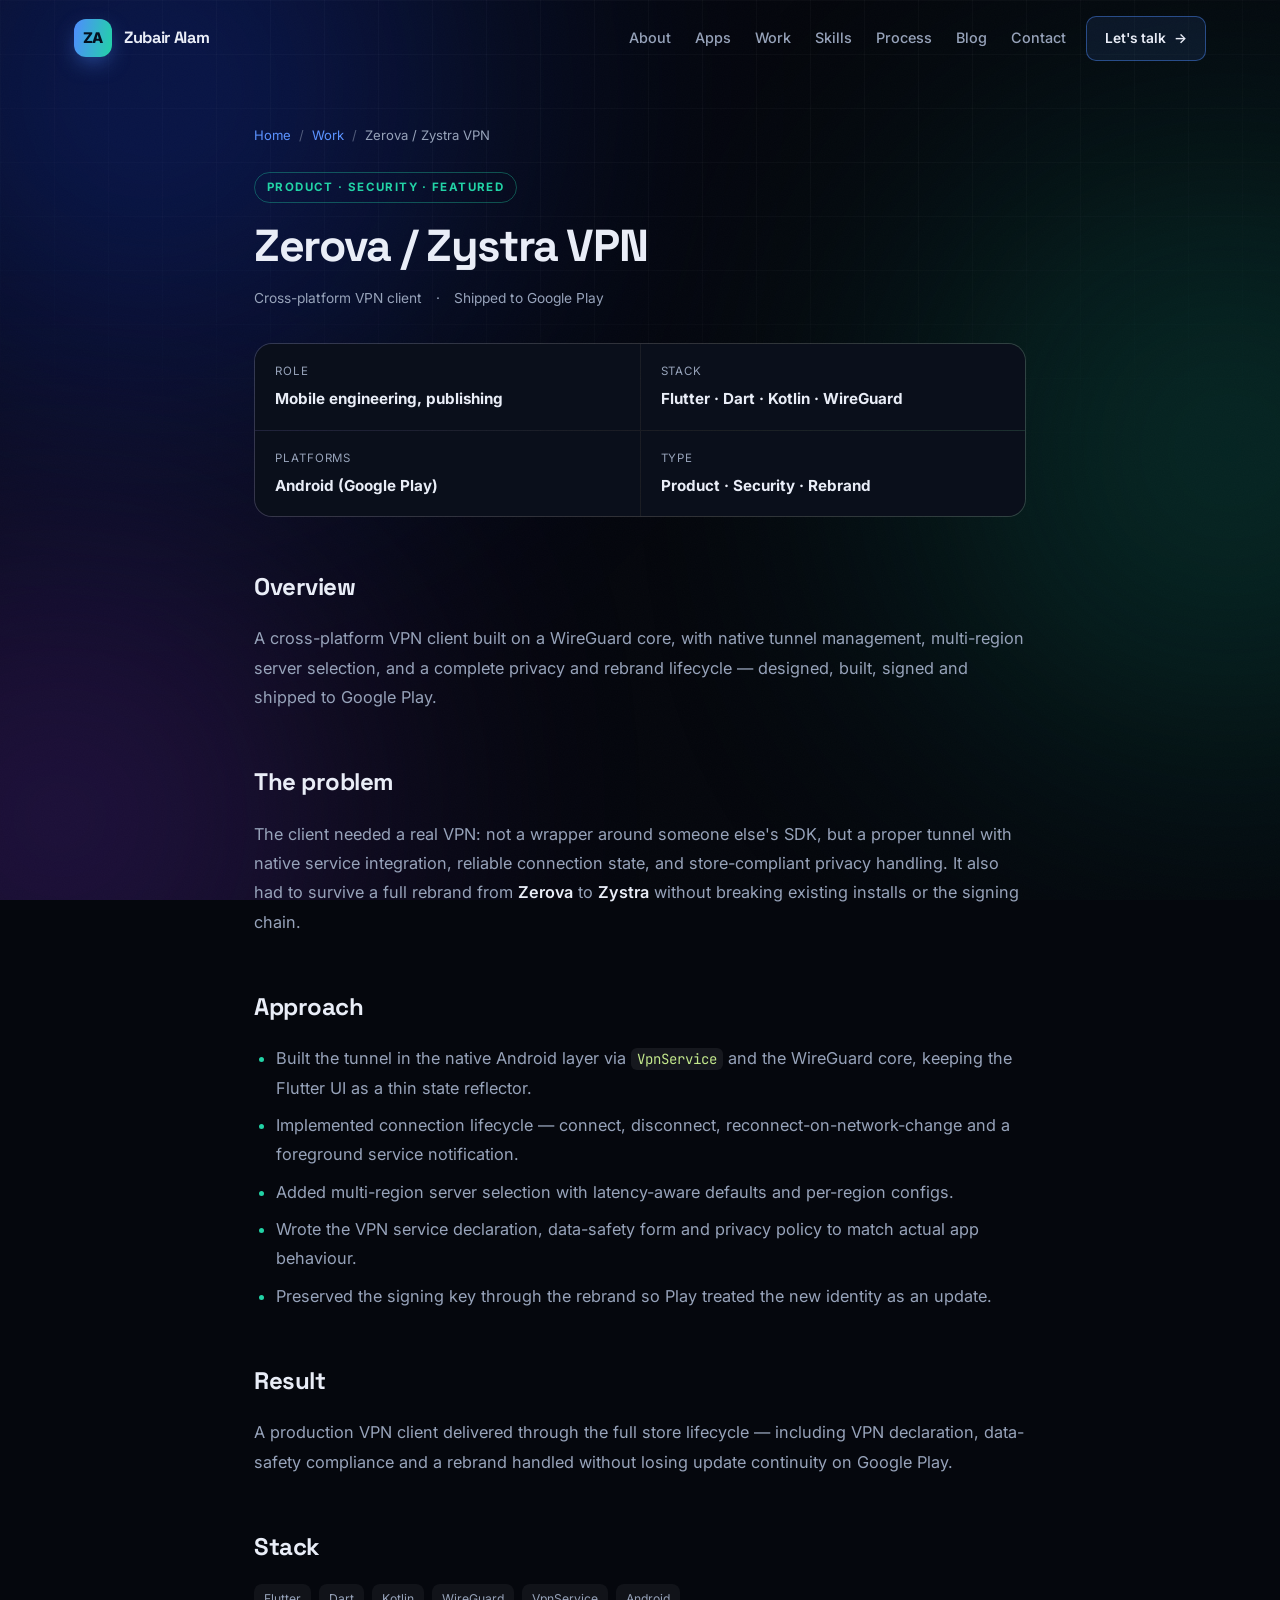
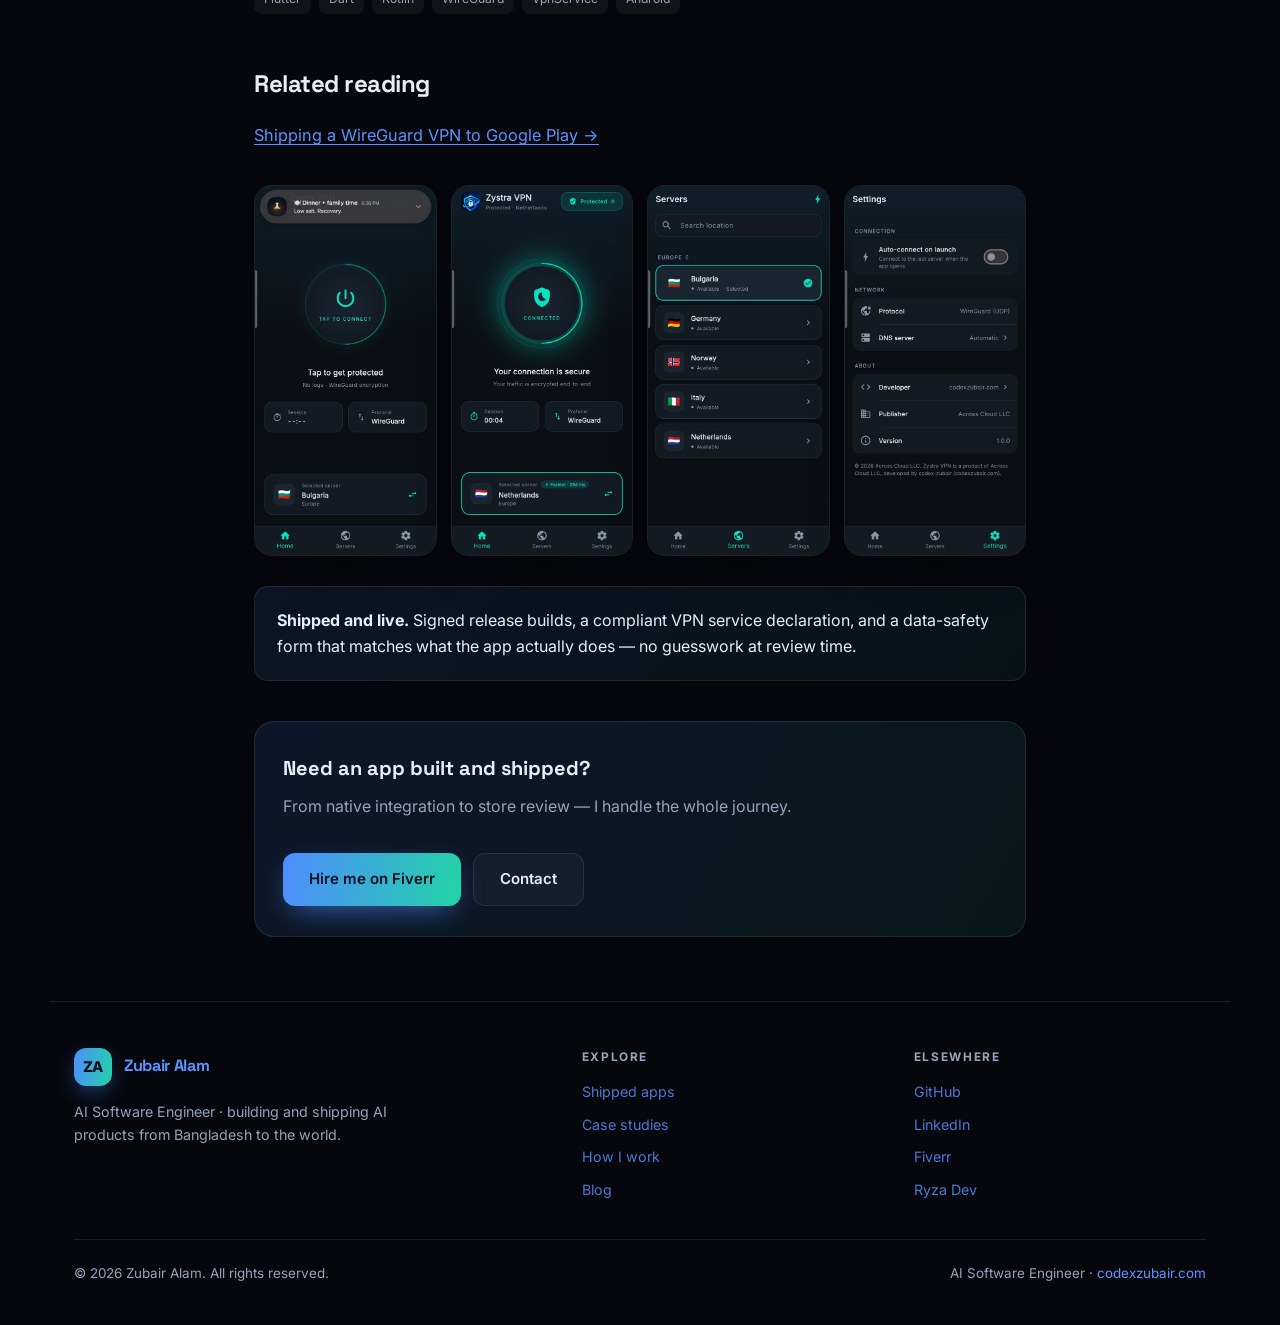
<file: projects/zerova-zystra-vpn.html>
<!DOCTYPE html>
<html lang="en">
<head>
  <meta charset="UTF-8" />
  <meta name="viewport" content="width=device-width, initial-scale=1.0" />
  <title>Zerova / Zystra VPN — Case Study | Zubair Alam</title>
  <meta name="description" content="A cross-platform Flutter VPN client with WireGuard core — native tunnel management, multi-region servers, and a full rebrand lifecycle shipped to Google Play." />
  <meta name="keywords" content="WireGuard VPN, Flutter VPN, Kotlin, Android, Google Play, Zubair Alam" />
  <meta name="author" content="Zubair Alam" />
  <meta property="og:title" content="Zerova / Zystra VPN — Case Study" />
  <meta property="og:description" content="A cross-platform Flutter VPN client shipped to Google Play." />
  <meta property="og:type" content="article" />
  <meta property="og:url" content="https://codexzubair.com/projects/zerova-zystra-vpn.html" />
  <link rel="canonical" href="https://codexzubair.com/projects/zerova-zystra-vpn.html" />
  <link rel="icon" type="image/png" sizes="512x512" href="../assets/icon-512.png" />
  <link rel="icon" type="image/png" sizes="32x32" href="../assets/favicon-32.png" />
  <link rel="apple-touch-icon" href="../assets/apple-touch-icon.png" />
  <link rel="preconnect" href="https://fonts.googleapis.com" />
  <link rel="preconnect" href="https://fonts.gstatic.com" crossorigin />
  <link href="https://fonts.googleapis.com/css2?family=Inter:wght@300;400;500;600;700;800;900&family=JetBrains+Mono:wght@400;600&family=Space+Grotesk:wght@500;600;700&display=swap" rel="stylesheet" />
  <link rel="stylesheet" href="../styles.css" />
  <link rel="stylesheet" href="../pages.css" />
</head>
<body>
  <div class="bg-grid" aria-hidden="true"></div>
  <div class="aurora" aria-hidden="true">
    <span class="aurora-a"></span>
    <span class="aurora-b"></span>
    <span class="aurora-c"></span>
  </div>
  <div class="noise" aria-hidden="true"></div>

  <header class="nav" id="nav">
    <a class="brand" href="../index.html"><span class="brand-mark">ZA</span><span class="brand-text">Zubair Alam</span></a>
    <nav class="nav-links">
      <a href="../index.html#about">About</a>
      <a href="../index.html#apps">Apps</a>
      <a href="../index.html#projects">Work</a>
      <a href="../index.html#skills">Skills</a>
      <a href="../index.html#process">Process</a>
      <a href="../blog/index.html">Blog</a>
      <a href="../index.html#contact">Contact</a>
    </nav>
    <a class="nav-cta" href="../index.html#contact">Let's talk <span aria-hidden="true">→</span></a>
    <button class="nav-toggle" aria-label="Toggle navigation" aria-expanded="false"><span></span><span></span><span></span></button>
  </header>

  <main class="page-wrap">
    <nav class="breadcrumb"><a href="../index.html">Home</a><span>/</span><a href="../index.html#projects">Work</a><span>/</span> Zerova / Zystra VPN</nav>

    <div class="article-head">
      <span class="kicker">Product · Security · Featured</span>
      <h1>Zerova / Zystra VPN</h1>
      <p class="article-meta"><span>Cross-platform VPN client</span><span>·</span><span>Shipped to Google Play</span></p>
    </div>

    <div class="spec-grid">
      <div class="spec"><span>Role</span><strong>Mobile engineering, publishing</strong></div>
      <div class="spec"><span>Stack</span><strong>Flutter · Dart · Kotlin · WireGuard</strong></div>
      <div class="spec"><span>Platforms</span><strong>Android (Google Play)</strong></div>
      <div class="spec"><span>Type</span><strong>Product · Security · Rebrand</strong></div>
    </div>

    <div class="article-body">
      <h2>Overview</h2>
      <p>
        A cross-platform VPN client built on a WireGuard core, with native tunnel management, multi-region server
        selection, and a complete privacy and rebrand lifecycle — designed, built, signed and shipped to Google Play.
      </p>

      <h2>The problem</h2>
      <p>
        The client needed a real VPN: not a wrapper around someone else's SDK, but a proper tunnel with native
        service integration, reliable connection state, and store-compliant privacy handling. It also had to survive
        a full rebrand from <strong>Zerova</strong> to <strong>Zystra</strong> without breaking existing installs or
        the signing chain.
      </p>

      <h2>Approach</h2>
      <ul>
        <li>Built the tunnel in the native Android layer via <code>VpnService</code> and the WireGuard core, keeping the Flutter UI as a thin state reflector.</li>
        <li>Implemented connection lifecycle — connect, disconnect, reconnect-on-network-change and a foreground service notification.</li>
        <li>Added multi-region server selection with latency-aware defaults and per-region configs.</li>
        <li>Wrote the VPN service declaration, data-safety form and privacy policy to match actual app behaviour.</li>
        <li>Preserved the signing key through the rebrand so Play treated the new identity as an update.</li>
      </ul>

      <h2>Result</h2>
      <p>
        A production VPN client delivered through the full store lifecycle — including VPN declaration, data-safety
        compliance and a rebrand handled without losing update continuity on Google Play.
      </p>

      <h2>Stack</h2>
      <ul class="tags"><li>Flutter</li><li>Dart</li><li>Kotlin</li><li>WireGuard</li><li>VpnService</li><li>Android</li></ul>

      <h2>Related reading</h2>
      <p><a href="../blog/wireguard-vpn-to-google-play.html">Shipping a WireGuard VPN to Google Play →</a></p>
    </div>

    <figure class="shot-gallery">
      <img src="../assets/shots/zystra-home.jpg" alt="Zystra VPN home screen with tap-to-connect control" width="540" height="1106" loading="lazy" />
      <img src="../assets/shots/zystra-connected.jpg" alt="Zystra VPN connected state showing session timer and protocol" width="540" height="1106" loading="lazy" />
      <img src="../assets/shots/zystra-servers.jpg" alt="Zystra VPN server list with Europe regions and latency" width="540" height="1106" loading="lazy" />
      <img src="../assets/shots/zystra-settings.jpg" alt="Zystra VPN settings screen" width="540" height="1106" loading="lazy" />
    </figure>

    <div class="callout">
      <p><strong>Shipped and live.</strong> Signed release builds, a compliant VPN service declaration, and a data-safety
      form that matches what the app actually does — no guesswork at review time.</p>
    </div>

    <div class="article-cta">
      <h3>Need an app built and shipped?</h3>
      <p>From native integration to store review — I handle the whole journey.</p>
      <div class="cta">
        <a class="btn btn-primary" href="https://www.fiverr.com/s/L3dYVZY" target="_blank" rel="noopener">Hire me on Fiverr</a>
        <a class="btn btn-ghost" href="../index.html#contact">Contact</a>
      </div>
    </div>
  </main>

  <footer class="footer">
    <div class="footer-main">
      <div class="footer-brand">
        <a class="brand" href="../index.html">
          <span class="brand-mark">ZA</span>
          <span class="brand-text">Zubair Alam</span>
        </a>
        <p>AI Software Engineer · building and shipping AI products from Bangladesh to the world.</p>
      </div>
      <div class="footer-col">
        <h4>Explore</h4>
        <a href="../index.html#apps">Shipped apps</a>
        <a href="../index.html#projects">Case studies</a>
        <a href="../index.html#process">How I work</a>
        <a href="../blog/">Blog</a>
      </div>
      <div class="footer-col">
        <h4>Elsewhere</h4>
        <a href="https://github.com/codex-zubair" target="_blank" rel="noopener">GitHub</a>
        <a href="https://www.linkedin.com/in/codex-zubair/" target="_blank" rel="noopener">LinkedIn</a>
        <a href="https://www.fiverr.com/s/L3dYVZY" target="_blank" rel="noopener">Fiverr</a>
        <a href="https://ryzadev.com" target="_blank" rel="noopener">Ryza Dev</a>
      </div>
    </div>
    <div class="footer-bottom">
      <p>© <span id="year"></span> Zubair Alam. All rights reserved.</p>
      <p class="built">AI Software Engineer · <a href="https://codexzubair.com">codexzubair.com</a></p>
    </div>
  </footer>
  <button class="to-top" aria-label="Back to top" hidden>↑</button>

  <script src="../main.js"></script>
</body>
</html>
</file>
<file: styles.css>
:root {
  --bg: #05070d;
  --bg-soft: #0a0f1b;
  --card: rgba(255, 255, 255, 0.035);
  --card-brd: rgba(255, 255, 255, 0.09);
  --text: #e9edf7;
  --muted: #97a3ba;
  --accent: #5b93ff;
  --accent-2: #22d3a6;
  --accent-3: #a855f7;
  --grad: linear-gradient(100deg, #4f8cff 0%, #22d3a6 100%);
  --grad-3: linear-gradient(100deg, #4f8cff 0%, #a855f7 50%, #22d3a6 100%);
  --maxw: 1180px;
  --radius: 18px;
  --ease: cubic-bezier(.2, .8, .2, 1);
}

* { box-sizing: border-box; margin: 0; padding: 0; }

[hidden] { display: none !important; }

html { scroll-behavior: smooth; scroll-padding-top: 92px; overflow-x: clip; }

body {
  font-family: "Inter", system-ui, -apple-system, sans-serif;
  background: var(--bg);
  color: var(--text);
  line-height: 1.65;
  overflow-x: clip;
  -webkit-font-smoothing: antialiased;
}

a { color: inherit; text-decoration: none; }
img { max-width: 100%; }
::selection { background: rgba(79, 140, 255, .35); }

/* ---------- BACKGROUND ---------- */
.bg-grid {
  position: fixed; inset: 0; z-index: -3;
  background-image:
    linear-gradient(rgba(255,255,255,0.028) 1px, transparent 1px),
    linear-gradient(90deg, rgba(255,255,255,0.028) 1px, transparent 1px);
  background-size: 54px 54px;
  mask-image: radial-gradient(ellipse 85% 65% at 50% 0%, #000 35%, transparent 100%);
  -webkit-mask-image: radial-gradient(ellipse 85% 65% at 50% 0%, #000 35%, transparent 100%);
}
.aurora { position: fixed; inset: 0; z-index: -2; overflow: hidden; }
.aurora span {
  position: absolute; display: block; border-radius: 50%;
  filter: blur(150px); opacity: .30;
  animation: drift 26s var(--ease) infinite alternate;
}
.aurora-a { width: 620px; height: 620px; background: #1b47ff; top: -220px; left: -160px; }
.aurora-b { width: 540px; height: 540px; background: #0b9c78; top: 180px; right: -220px; opacity: .22; animation-delay: -8s; }
.aurora-c { width: 520px; height: 520px; background: #7c3aed; top: 62%; left: -200px; opacity: .16; animation-delay: -16s; }
@keyframes drift {
  0%   { transform: translate3d(0, 0, 0) scale(1); }
  100% { transform: translate3d(60px, 70px, 0) scale(1.12); }
}
.noise {
  position: fixed; inset: 0; z-index: -1; pointer-events: none; opacity: .035;
  background-image: url("data:image/svg+xml,%3Csvg xmlns='http://www.w3.org/2000/svg' width='120' height='120'%3E%3Cfilter id='n'%3E%3CfeTurbulence type='fractalNoise' baseFrequency='.85' numOctaves='3'/%3E%3C/filter%3E%3Crect width='120' height='120' filter='url(%23n)' opacity='.6'/%3E%3C/svg%3E");
}

/* ---------- SCROLL PROGRESS ---------- */
.page-progress { position: fixed; top: 0; left: 0; right: 0; height: 2px; z-index: 80; background: transparent; }
.page-progress i {
  display: block; height: 100%; width: 0;
  background: var(--grad-3);
  box-shadow: 0 0 14px rgba(79,140,255,.9);
}

/* ---------- NAV ---------- */
.nav {
  position: sticky; top: 0; z-index: 50;
  display: flex; align-items: center; gap: 20px;
  max-width: var(--maxw); margin: 0 auto; padding: 16px 24px;
  transition: padding .25s, background .25s;
}
.nav.scrolled { padding-top: 10px; padding-bottom: 10px; }
.nav.scrolled::before {
  content: ""; position: absolute; inset: 0 -100vw; z-index: -1;
  background: rgba(5,7,13,.82);
  backdrop-filter: blur(14px);
  border-bottom: 1px solid var(--card-brd);
}
.brand { display: flex; align-items: center; gap: 12px; font-weight: 700; letter-spacing: -0.02em; flex: none; }
.brand-mark {
  display: grid; place-items: center; width: 38px; height: 38px; border-radius: 12px;
  background: var(--grad); color: #04101f; font-weight: 800; font-size: 0.92rem;
  box-shadow: 0 8px 24px -8px rgba(79,140,255,.85);
}
.brand-text { font-size: 1.02rem; font-family: "Space Grotesk", "Inter", sans-serif; }
.nav-links { display: flex; gap: 24px; margin-left: auto; }
.nav-links a { color: var(--muted); font-size: 0.9rem; font-weight: 500; transition: color .2s; position: relative; }
.nav-links a::after {
  content: ""; position: absolute; left: 0; right: 0; bottom: -6px; height: 2px; border-radius: 2px;
  background: var(--grad); transform: scaleX(0); transform-origin: left; transition: transform .25s var(--ease);
}
.nav-links a:hover, .nav-links a.active { color: var(--text); }
.nav-links a:hover::after, .nav-links a.active::after { transform: scaleX(1); }
.nav-cta {
  flex: none; display: inline-flex; align-items: center; gap: 8px;
  font-size: 0.86rem; font-weight: 600; padding: 10px 18px; border-radius: 10px;
  border: 1px solid rgba(79,140,255,.45); color: var(--text);
  background: rgba(79,140,255,.10); transition: background .2s, border-color .2s, transform .2s;
}
.nav-cta:hover { background: rgba(79,140,255,.2); border-color: rgba(79,140,255,.8); transform: translateY(-1px); }
.nav-toggle { display: none; background: none; border: 0; cursor: pointer; flex-direction: column; gap: 5px; padding: 6px; }
.nav-toggle span { width: 24px; height: 2px; background: var(--text); border-radius: 2px; transition: transform .25s, opacity .25s; }
.nav-toggle[aria-expanded="true"] span:nth-child(1) { transform: translateY(7px) rotate(45deg); }
.nav-toggle[aria-expanded="true"] span:nth-child(2) { opacity: 0; }
.nav-toggle[aria-expanded="true"] span:nth-child(3) { transform: translateY(-7px) rotate(-45deg); }

/* ---------- HERO ---------- */
.hero { max-width: var(--maxw); margin: 0 auto; padding: 56px 24px 32px; }
.hero-inner { display: grid; grid-template-columns: 1.15fr 0.85fr; gap: 56px; align-items: center; }
.eyebrow {
  display: inline-flex; align-items: center; gap: 9px; font-size: 0.76rem; font-weight: 600;
  text-transform: uppercase; letter-spacing: 0.14em; color: var(--accent-2);
  border: 1px solid rgba(34,211,166,.25); background: rgba(34,211,166,.06);
  padding: 7px 15px; border-radius: 999px; margin-bottom: 26px;
}
.dot { width: 7px; height: 7px; border-radius: 50%; background: var(--accent-2); box-shadow: 0 0 12px var(--accent-2); animation: pulse 2s infinite; }
@keyframes pulse { 0%,100% { opacity: 1; } 50% { opacity: .35; } }
.hero h1 {
  font-family: "Space Grotesk", "Inter", sans-serif;
  font-size: clamp(2.35rem, 5.1vw, 4.05rem); line-height: 1.03; letter-spacing: -0.04em; font-weight: 700;
  text-wrap: balance;
}
.grad { background: var(--grad-3); -webkit-background-clip: text; background-clip: text; color: transparent; }
.lead { color: var(--muted); font-size: 1.06rem; margin-top: 24px; max-width: 58ch; }
.lead strong { color: var(--text); font-weight: 600; }
.cta { display: flex; gap: 14px; margin-top: 34px; flex-wrap: wrap; }
.btn {
  display: inline-flex; align-items: center; justify-content: center; gap: 8px;
  padding: 13px 26px; border-radius: 12px; font-weight: 600; font-size: 0.94rem;
  transition: transform .18s, box-shadow .18s, background .18s, border-color .18s;
}
.btn-primary { background: var(--grad); color: #04101f; box-shadow: 0 10px 30px -10px rgba(79,140,255,.75); }
.btn-primary:hover { transform: translateY(-2px); box-shadow: 0 18px 40px -12px rgba(79,140,255,.95); }
.btn-ghost { border: 1px solid var(--card-brd); color: var(--text); background: var(--card); }
.btn-ghost:hover { border-color: rgba(255,255,255,.3); transform: translateY(-2px); background: rgba(255,255,255,.06); }
.chips { display: flex; flex-wrap: wrap; gap: 10px; list-style: none; margin-top: 36px; }
.chips li {
  font-size: 0.8rem; color: var(--muted); padding: 7px 14px;
  border: 1px solid var(--card-brd); border-radius: 999px; background: var(--card);
  transition: color .2s, border-color .2s, transform .2s;
}
.chips li:hover { color: var(--text); border-color: rgba(79,140,255,.5); transform: translateY(-2px); }

.hero-portrait { position: relative; display: grid; place-items: center; }
.portrait-frame {
  width: min(360px, 80vw); aspect-ratio: 1; border-radius: 30px; overflow: hidden; position: relative; z-index: 2;
  border: 1px solid rgba(255,255,255,.14); box-shadow: 0 40px 110px -40px rgba(79,140,255,.75), 0 0 0 1px rgba(255,255,255,.03);
  background: var(--bg-soft);
}
.portrait-frame img { width: 100%; height: 100%; object-fit: cover; display: block; transition: transform .7s var(--ease); }
.hero-portrait:hover .portrait-frame img { transform: scale(1.045); }
.frame-glow {
  position: absolute; inset: 0; pointer-events: none; border-radius: inherit;
  background: radial-gradient(120% 90% at 80% 0%, rgba(34,211,166,.16), transparent 55%),
              linear-gradient(180deg, transparent 60%, rgba(5,7,13,.35));
}
.portrait-orbit {
  position: absolute; width: min(440px, 96vw); aspect-ratio: 1; border-radius: 50%;
  border: 1px dashed rgba(79,140,255,.32); z-index: 1;
}
.portrait-orbit::after {
  content: ""; position: absolute; top: 0; left: 50%; width: 10px; height: 10px; margin: -5px 0 0 -5px;
  border-radius: 50%; background: var(--accent-2); box-shadow: 0 0 16px var(--accent-2);
  offset-path: circle(50% at 50% 50%); animation: orbit-dot 32s linear infinite;
}
@keyframes orbit-dot { to { offset-distance: 100%; } }
.orbit {
  position: absolute; z-index: 3; font-size: 0.7rem; font-weight: 700; letter-spacing: .05em;
  padding: 6px 12px; border-radius: 999px; background: rgba(10,15,27,.9);
  border: 1px solid var(--card-brd); backdrop-filter: blur(8px); color: var(--text);
  animation: float 5s ease-in-out infinite;
}
.orbit-1 { top: 4%; left: 0; }
.orbit-2 { top: 44%; right: -3%; animation-delay: 1.2s; }
.orbit-3 { bottom: 14%; left: -1%; animation-delay: 2.4s; }
@keyframes float { 0%,100% { transform: translateY(0); } 50% { transform: translateY(-10px); } }
.float-card {
  position: absolute; z-index: 4;
  background: rgba(10,15,27,.92); border: 1px solid var(--card-brd);
  backdrop-filter: blur(10px); border-radius: 14px; padding: 9px 16px; text-align: left;
  white-space: nowrap; box-shadow: 0 18px 40px -24px rgba(0,0,0,.9);
}
.float-top { top: 8%; right: -6%; }
.float-bottom { bottom: 4%; right: 2%; }
.float-label { display: block; font-size: 0.63rem; text-transform: uppercase; letter-spacing: .14em; color: var(--accent-2); }
.float-value { font-weight: 600; font-size: 0.86rem; }

/* ---------- MARQUEE ---------- */
.marquee {
  overflow: hidden; border-top: 1px solid var(--card-brd); border-bottom: 1px solid var(--card-brd);
  padding: 16px 0; margin-top: 34px;
  mask-image: linear-gradient(90deg, transparent, #000 10%, #000 90%, transparent);
  -webkit-mask-image: linear-gradient(90deg, transparent, #000 10%, #000 90%, transparent);
  background: rgba(255,255,255,.012);
}
.marquee-track { display: flex; align-items: center; gap: 26px; width: max-content; animation: scroll 34s linear infinite; }
.marquee-track span { font-family: "Space Grotesk", sans-serif; font-size: 1rem; font-weight: 600; color: var(--muted); }
.marquee-track span:nth-child(even) { color: var(--accent); }
.marquee:hover .marquee-track { animation-play-state: paused; }
@keyframes scroll { to { transform: translateX(-50%); } }

/* ---------- STATS ---------- */
.stats-band { max-width: var(--maxw); margin: 0 auto; padding: 52px 24px 0; }
.stats {
  display: grid; grid-template-columns: repeat(4, 1fr); gap: 1px;
  background: var(--card-brd); border: 1px solid var(--card-brd);
  border-radius: var(--radius); overflow: hidden;
}
.stat { display: flex; flex-direction: column; gap: 6px; align-items: center; padding: 28px 16px; background: var(--bg-soft); text-align: center; }
.stat-num {
  font-family: "Space Grotesk", sans-serif;
  font-size: clamp(1.6rem, 3vw, 2.1rem); font-weight: 700; letter-spacing: -0.03em;
  background: var(--grad); -webkit-background-clip: text; background-clip: text; color: transparent;
}
.stat-label { color: var(--muted); font-size: 0.78rem; }

/* ---------- SECTIONS ---------- */
.section { max-width: var(--maxw); margin: 0 auto; padding: 86px 24px; }
.section-head {
  display: flex; align-items: flex-end; justify-content: space-between; gap: 28px; flex-wrap: wrap;
  margin-bottom: 8px;
}
.kicker {
  font-size: 0.72rem; font-weight: 700; text-transform: uppercase; letter-spacing: .16em;
  color: var(--accent-2); margin-bottom: 12px;
}
.section-title { font-family: "Space Grotesk", sans-serif; font-size: clamp(1.7rem, 3.1vw, 2.45rem); letter-spacing: -0.035em; font-weight: 700; text-wrap: balance; }
.section-sub { color: var(--muted); margin-top: 10px; max-width: 62ch; }
.link-arrow { font-size: 0.88rem; font-weight: 600; color: var(--accent); display: inline-flex; gap: 6px; transition: gap .2s; }
.link-arrow:hover { gap: 11px; }

/* ---------- SHOWCASE ---------- */
.feature-work { padding-top: 74px; }
.showcase {
  display: grid; grid-template-columns: 1fr 1fr; gap: 48px; align-items: center;
  margin-top: 40px; padding: 44px;
  border: 1px solid rgba(79,140,255,.28); border-radius: 28px;
  background:
    radial-gradient(90% 120% at 100% 0%, rgba(34,211,166,.12), transparent 60%),
    radial-gradient(90% 120% at 0% 100%, rgba(79,140,255,.14), transparent 60%),
    rgba(255,255,255,.02);
  overflow: hidden; position: relative;
}
.showcase::before {
  content: ""; position: absolute; inset: 1px; border-radius: 27px; pointer-events: none;
  background: linear-gradient(180deg, rgba(255,255,255,.05), transparent 40%);
}
.showcase-meta { display: flex; align-items: center; gap: 12px; margin-bottom: 16px; }
.showcase-copy h3 { font-family: "Space Grotesk", sans-serif; font-size: 1.7rem; letter-spacing: -0.025em; margin-bottom: 12px; }
.showcase-copy > p { color: var(--muted); }
.checklist { list-style: none; display: grid; gap: 10px; margin: 22px 0 4px; }
.checklist li { position: relative; padding-left: 26px; color: var(--muted); font-size: 0.9rem; }
.checklist li::before {
  content: "✓"; position: absolute; left: 0; top: 0;
  color: var(--accent-2); font-weight: 700;
}
.showcase-actions { display: flex; gap: 12px; flex-wrap: wrap; margin-top: 26px; }

.showcase-phones { position: relative; height: 460px; display: grid; place-items: center; }
.phone {
  position: absolute; width: 190px; border-radius: 26px; overflow: hidden;
  border: 1px solid rgba(255,255,255,.12); background: #070b14;
  box-shadow: 0 34px 70px -30px rgba(0,0,0,.9);
  transition: transform .5s var(--ease), box-shadow .5s;
}
.phone img { display: block; width: 100%; height: auto; }
.phone-back { transform: translate(-40%, 2%) rotate(-9deg) scale(.86); opacity: .8; }
.phone-front { transform: translate(-13%, 0) rotate(-2deg); z-index: 3; }
.phone-side { transform: translate(64%, 5%) rotate(8deg) scale(.9); opacity: .9; }
.showcase:hover .phone-back { transform: translate(-46%, 0) rotate(-11deg) scale(.88); }
.showcase:hover .phone-front { transform: translate(-13%, -8px) rotate(-1deg); }
.showcase:hover .phone-side { transform: translate(70%, 3%) rotate(10deg) scale(.92); }

/* ---------- APP GRID ---------- */
.app-grid { display: grid; grid-template-columns: repeat(3, 1fr); gap: 16px; margin-top: 38px; }
.app-card {
  display: flex; gap: 16px; align-items: center;
  padding: 18px; border-radius: var(--radius);
  border: 1px solid var(--card-brd); background: var(--card);
  transition: transform .22s var(--ease), border-color .22s, background .22s, box-shadow .22s;
}
.app-card img {
  width: 62px; height: 62px; border-radius: 16px; flex: none;
  box-shadow: 0 10px 24px -12px rgba(0,0,0,.9);
  transition: transform .3s var(--ease);
}
.app-card:hover { transform: translateY(-4px); border-color: rgba(79,140,255,.45); background: rgba(79,140,255,.055); box-shadow: 0 22px 44px -30px rgba(79,140,255,.9); }
.app-card:hover img { transform: scale(1.07) rotate(-2deg); }
.app-card h3 { font-size: 1rem; letter-spacing: -0.01em; margin-bottom: 3px; }
.app-card p { color: var(--muted); font-size: 0.83rem; line-height: 1.5; }
.app-tag {
  display: inline-block; margin-top: 8px; font-size: 0.68rem; font-weight: 700;
  text-transform: uppercase; letter-spacing: .1em; color: var(--accent-2);
  border: 1px solid rgba(34,211,166,.3); padding: 3px 9px; border-radius: 999px;
}
.app-featured { grid-column: span 1; background: linear-gradient(130deg, rgba(34,211,166,.12), rgba(79,140,255,.07)); border-color: rgba(34,211,166,.35); }
.app-featured img { width: 74px; height: 74px; }

/* ---------- ABOUT ---------- */
.about-grid { display: grid; grid-template-columns: 1.3fr 1fr; gap: 48px; margin-top: 36px; align-items: start; }
.about-text p { color: var(--muted); margin-bottom: 18px; }
.about-text strong { color: var(--text); }
.about-actions { display: flex; gap: 10px; flex-wrap: wrap; margin-top: 26px; }
.about-actions .btn { padding: 10px 18px; font-size: 0.86rem; }
.about-side { display: grid; gap: 18px; }

.terminal { border: 1px solid var(--card-brd); border-radius: 14px; overflow: hidden; background: #080d17; box-shadow: 0 24px 60px -40px rgba(0,0,0,.9); }
.terminal-bar { display: flex; align-items: center; gap: 7px; padding: 10px 14px; background: rgba(255,255,255,.04); border-bottom: 1px solid var(--card-brd); }
.terminal-bar span { width: 11px; height: 11px; border-radius: 50%; }
.terminal-bar span:nth-child(1) { background: #ff5f56; }
.terminal-bar span:nth-child(2) { background: #ffbd2e; }
.terminal-bar span:nth-child(3) { background: #27c93f; }
.terminal-bar em { margin-left: 8px; font-style: normal; font-size: 0.74rem; color: var(--muted); font-family: "JetBrains Mono", monospace; }
.terminal-body { padding: 16px 18px; font-family: "JetBrains Mono", monospace; font-size: 0.78rem; line-height: 1.75; overflow-x: auto; color: #cbd5e1; }
.t-key { color: #c792ea; } .t-var { color: #82aaff; } .t-str { color: #c3e88d; } .t-bool { color: #f78c6c; }

.facts { list-style: none; display: grid; gap: 2px; border-radius: var(--radius); overflow: hidden; }
.facts li { display: flex; justify-content: space-between; gap: 16px; padding: 14px 18px; background: var(--card); border: 1px solid var(--card-brd); border-bottom: 0; }
.facts li:first-child { border-radius: var(--radius) var(--radius) 0 0; }
.facts li:last-child { border-bottom: 1px solid var(--card-brd); border-radius: 0 0 var(--radius) var(--radius); }
.fact-k { color: var(--muted); font-size: 0.86rem; }
.fact-v { font-weight: 600; font-size: 0.86rem; text-align: right; }

/* ---------- CARDS ---------- */
.cards { display: grid; grid-template-columns: repeat(3, 1fr); gap: 18px; margin-top: 38px; }
.card {
  position: relative; background: var(--card); border: 1px solid var(--card-brd); border-radius: var(--radius);
  padding: 26px 24px; transition: transform .22s var(--ease), border-color .22s, background .22s; overflow: hidden;
}
.card::before {
  content: ""; position: absolute; inset: 0; opacity: 0; transition: opacity .3s;
  background: radial-gradient(360px circle at var(--mx,50%) var(--my,50%), rgba(79,140,255,.14), transparent 45%);
}
.card::after {
  content: ""; position: absolute; left: 24px; right: 24px; top: 0; height: 1px; opacity: 0;
  background: linear-gradient(90deg, transparent, rgba(79,140,255,.8), transparent); transition: opacity .3s;
}
.card:hover { transform: translateY(-5px); border-color: rgba(79,140,255,.45); }
.card:hover::before, .card:hover::after { opacity: 1; }
.card-ico {
  display: grid; place-items: center; width: 44px; height: 44px; border-radius: 13px;
  background: var(--grad); color: #04101f; font-weight: 700; font-size: 1.02rem; margin-bottom: 18px;
  box-shadow: 0 10px 24px -12px rgba(79,140,255,.9);
}
.card h3 { font-size: 1.04rem; margin-bottom: 8px; letter-spacing: -0.01em; }
.card p { color: var(--muted); font-size: 0.9rem; }

/* ---------- PROCESS ---------- */
.process {
  list-style: none; display: grid; grid-template-columns: repeat(4, 1fr); gap: 18px; margin-top: 40px;
  counter-reset: step;
}
.process li {
  position: relative; padding: 28px 24px 26px; border-radius: var(--radius);
  border: 1px solid var(--card-brd); background: var(--card);
  transition: transform .22s var(--ease), border-color .22s, background .22s;
}
.process li:hover { transform: translateY(-5px); border-color: rgba(34,211,166,.4); background: rgba(34,211,166,.04); }
.process li::before {
  content: ""; position: absolute; top: 0; left: 24px; width: 34px; height: 2px;
  background: var(--grad); border-radius: 2px;
}
.process-num {
  display: block; font-family: "Space Grotesk", sans-serif; font-size: 0.85rem; font-weight: 700;
  letter-spacing: .1em; color: var(--accent-2); margin-bottom: 14px;
}
.process h3 { font-size: 1.02rem; margin-bottom: 8px; letter-spacing: -0.01em; }
.process p { color: var(--muted); font-size: 0.87rem; }

/* ---------- STACK ---------- */
.stack-grid { display: grid; grid-template-columns: repeat(3, 1fr); gap: 34px; margin-top: 40px; }
.stack-col h3 { font-family: "Space Grotesk", sans-serif; font-size: 0.95rem; margin-bottom: 20px; color: var(--accent-2); letter-spacing: .02em; }
.bar { margin-bottom: 18px; }
.bar-label { display: block; font-size: 0.83rem; color: var(--muted); margin-bottom: 8px; }
.bar i {
  display: block; height: 6px; border-radius: 999px; width: 0;
  background: var(--grad); transition: width 1.2s var(--ease);
  box-shadow: 0 0 16px -2px rgba(79,140,255,.65);
}
.bar.in i { width: var(--w); }

/* ---------- CAPABILITIES ---------- */
.cap-grid { display: grid; grid-template-columns: repeat(3, 1fr); gap: 18px; margin-top: 38px; }
.cap {
  background: var(--card); border: 1px solid var(--card-brd); border-radius: var(--radius);
  padding: 24px 22px; transition: transform .22s var(--ease), border-color .22s;
}
.cap:hover { transform: translateY(-4px); border-color: rgba(79,140,255,.4); }
.cap h3 { display: flex; align-items: center; gap: 10px; font-size: 0.96rem; margin-bottom: 16px; letter-spacing: -0.01em; }
.cap-ico {
  display: grid; place-items: center; width: 30px; height: 30px; border-radius: 9px;
  background: var(--grad); color: #04101f; font-weight: 700; font-size: 0.78rem; flex: none;
}
.cap ul { list-style: none; display: grid; gap: 9px; }
.cap li { position: relative; padding-left: 18px; color: var(--muted); font-size: 0.84rem; line-height: 1.5; }
.cap li::before { content: ""; position: absolute; left: 0; top: 8px; width: 6px; height: 6px; border-radius: 50%; background: var(--accent-2); }

/* ---------- CERTIFICATIONS ---------- */
.cert-grid { display: grid; grid-template-columns: repeat(2, 1fr); gap: 14px; margin-top: 38px; }
.cert {
  display: flex; align-items: center; gap: 16px;
  background: var(--card); border: 1px solid var(--card-brd); border-radius: var(--radius);
  padding: 18px 20px; transition: transform .2s, border-color .2s, background .2s;
}
.cert:hover { transform: translateY(-3px); border-color: rgba(79,140,255,.45); background: rgba(79,140,255,.05); }
.cert-ico {
  display: grid; place-items: center; flex: none; width: 42px; height: 42px; border-radius: 12px;
  background: var(--grad); color: #04101f; font-size: 0.95rem; font-weight: 700;
}
.cert h3 { font-size: 0.93rem; line-height: 1.3; margin-bottom: 3px; letter-spacing: -0.01em; }
.cert-by { color: var(--muted); font-size: 0.78rem; }

/* ---------- PROJECTS ---------- */
.projects { display: grid; grid-template-columns: repeat(2, 1fr); gap: 18px; margin-top: 36px; }
.project {
  position: relative; background: var(--card); border: 1px solid var(--card-brd); border-radius: var(--radius);
  padding: 26px 24px; transition: transform .22s var(--ease), border-color .22s, background .22s;
  display: flex; flex-direction: column;
}
.project:hover { transform: translateY(-5px); border-color: rgba(34,211,166,.45); background: rgba(34,211,166,.04); }
.project.featured { grid-column: 1 / -1; background: linear-gradient(120deg, rgba(79,140,255,.10), rgba(168,85,247,.07)); border-color: rgba(79,140,255,.38); }
.project-top { display: flex; align-items: center; justify-content: space-between; gap: 12px; margin-bottom: 14px; }
.tag { font-size: 0.68rem; text-transform: uppercase; letter-spacing: .11em; font-weight: 700; color: var(--accent-2); border: 1px solid rgba(34,211,166,.32); padding: 4px 10px; border-radius: 999px; }
.star { font-size: 0.7rem; font-weight: 700; color: #ffc34d; letter-spacing: .04em; }
.project h3 { font-size: 1.12rem; margin-bottom: 8px; letter-spacing: -0.015em; }
.project.featured h3 { font-size: 1.4rem; }
.project p { color: var(--muted); font-size: 0.91rem; }
.project.featured p { max-width: 82ch; }
.tags { list-style: none; display: flex; gap: 8px; margin-top: 16px; flex-wrap: wrap; }
.tags li { font-size: 0.72rem; color: var(--muted); background: rgba(255,255,255,.05); padding: 4px 10px; border-radius: 8px; }
.project-link { display: inline-flex; align-items: center; gap: 6px; margin-top: auto; padding-top: 18px; font-size: 0.84rem; font-weight: 600; color: var(--accent); transition: gap .2s; }
.project-link:hover { gap: 11px; }
.more { margin-top: 34px; text-align: center; }

/* ---------- BLOG ---------- */
.blog-grid { display: grid; grid-template-columns: repeat(2, 1fr); gap: 18px; margin-top: 36px; }
.blog-card {
  display: flex; flex-direction: column; gap: 8px; background: var(--card);
  border: 1px solid var(--card-brd); border-radius: var(--radius); padding: 26px 24px;
  transition: transform .22s var(--ease), border-color .22s, background .22s;
}
.blog-card:hover { transform: translateY(-5px); border-color: rgba(168,85,247,.45); background: rgba(168,85,247,.045); }
.blog-date { font-size: 0.7rem; text-transform: uppercase; letter-spacing: .12em; font-weight: 700; color: var(--accent-3); }
.blog-card h3 { font-size: 1.08rem; line-height: 1.32; letter-spacing: -0.015em; }
.blog-card p { color: var(--muted); font-size: 0.89rem; }
.blog-more { margin-top: auto; padding-top: 8px; font-size: 0.84rem; font-weight: 600; color: var(--accent); }

/* ---------- TIMELINE ---------- */
.timeline { list-style: none; margin-top: 40px; position: relative; padding-left: 34px; }
.timeline::before { content: ""; position: absolute; left: 9px; top: 6px; bottom: 6px; width: 2px; background: linear-gradient(180deg, var(--accent), var(--accent-2), transparent); }
.timeline li { position: relative; padding-bottom: 30px; }
.tl-dot { position: absolute; left: -34px; top: 5px; width: 20px; height: 20px; border-radius: 50%; background: var(--bg); border: 2px solid var(--accent); box-shadow: 0 0 0 4px rgba(79,140,255,.14); }
.timeline li:last-child .tl-dot { border-color: var(--accent-2); box-shadow: 0 0 0 4px rgba(34,211,166,.14); }
.tl-when { display: inline-block; font-size: 0.7rem; font-weight: 700; text-transform: uppercase; letter-spacing: .12em; color: var(--accent-2); margin-bottom: 4px; }
.tl-body h3 { font-size: 1.08rem; margin-bottom: 4px; }
.tl-body p { color: var(--muted); font-size: 0.91rem; max-width: 70ch; }

/* ---------- FIVERR ---------- */
.fiverr-card { display: grid; grid-template-columns: 1.4fr 1fr; gap: 40px; background: linear-gradient(135deg, rgba(255,90,95,.10), rgba(34,211,166,.07)); border: 1px solid rgba(255,90,95,.26); border-radius: 26px; padding: 44px; margin-top: 38px; }
.fiverr-head { display: flex; align-items: center; gap: 14px; flex-wrap: wrap; margin-bottom: 16px; }
.fiverr-badge { font-size: 0.72rem; font-weight: 800; text-transform: uppercase; letter-spacing: .1em; color: #0b1220; background: linear-gradient(100deg, #ffb347, #ff5a5f); padding: 6px 13px; border-radius: 999px; }
.fiverr-stars { color: #ffc34d; font-weight: 700; font-size: 0.93rem; }
.fiverr-card p { color: var(--muted); max-width: 60ch; }
.fiverr-card p strong { color: var(--text); }
.fiverr-services { list-style: none; display: grid; grid-template-columns: repeat(2, 1fr); gap: 10px 18px; margin-top: 22px; }
.fiverr-services li { position: relative; padding-left: 22px; color: var(--muted); font-size: 0.88rem; }
.fiverr-services li::before { content: "✓"; position: absolute; left: 0; top: 0; color: var(--accent-2); font-weight: 700; }
.fiverr-side { display: flex; flex-direction: column; justify-content: center; gap: 20px; }
.fiverr-cta { display: flex; flex-direction: column; gap: 14px; align-items: stretch; background: rgba(10,15,27,.62); border: 1px solid var(--card-brd); border-radius: 18px; padding: 24px; text-align: center; }
.fiverr-price { color: var(--muted); font-size: 0.88rem; }
.fiverr-price strong { color: var(--text); font-size: 1.4rem; display: block; margin-top: 4px; }
.fiverr-rate { color: var(--muted); font-size: 0.84rem; }
.fiverr-rate strong { color: var(--text); }
.fiverr-meta { display: grid; grid-template-columns: 1fr 1fr; gap: 1px; background: var(--card-brd); border: 1px solid var(--card-brd); border-radius: 14px; overflow: hidden; }
.fiverr-meta > div { background: var(--bg-soft); padding: 13px 16px; display: flex; flex-direction: column; gap: 3px; }
.fiverr-meta span { color: var(--muted); font-size: 0.7rem; text-transform: uppercase; letter-spacing: .08em; }
.fiverr-meta strong { font-size: 0.92rem; }

/* ---------- GIGS ---------- */
.gig-grid { display: grid; grid-template-columns: repeat(3, 1fr); gap: 18px; margin-top: 30px; }
.gig {
  position: relative; display: flex; flex-direction: column;
  background: var(--card); border: 1px solid var(--card-brd); border-radius: var(--radius);
  padding: 24px 22px; transition: transform .22s var(--ease), border-color .22s, background .22s;
}
.gig:hover { transform: translateY(-5px); border-color: rgba(255,90,95,.45); background: rgba(255,90,95,.04); }
.gig-tag {
  font-size: 0.68rem; text-transform: uppercase; letter-spacing: .11em; font-weight: 700;
  color: #ffb347; border: 1px solid rgba(255,179,71,.32); padding: 4px 10px;
  border-radius: 999px; align-self: flex-start; margin-bottom: 14px;
}
.gig h3 { font-size: 1rem; margin-bottom: 8px; letter-spacing: -0.01em; }
.gig p { color: var(--muted); font-size: 0.86rem; flex: 1; }
.gig-price { margin-top: 16px; font-size: 0.8rem; color: var(--muted); }
.gig-price strong { color: var(--text); font-size: 1.05rem; }

/* ---------- CONTACT ---------- */
.contact-card {
  display: flex; align-items: center; justify-content: space-between; gap: 32px; flex-wrap: wrap;
  background:
    radial-gradient(100% 150% at 0% 0%, rgba(79,140,255,.18), transparent 60%),
    radial-gradient(100% 150% at 100% 100%, rgba(34,211,166,.13), transparent 60%),
    rgba(255,255,255,.02);
  border: 1px solid rgba(79,140,255,.3); border-radius: 26px; padding: 46px;
}
.contact-copy h2 { font-family: "Space Grotesk", sans-serif; font-size: clamp(1.7rem, 3.2vw, 2.4rem); letter-spacing: -0.035em; }
.contact-copy p:last-child { color: var(--muted); margin-top: 10px; max-width: 46ch; }
.contact-actions { display: flex; gap: 12px; flex-wrap: wrap; }

/* ---------- FOOTER ---------- */
.footer { max-width: var(--maxw); margin: 40px auto 0; padding: 46px 24px 40px; border-top: 1px solid var(--card-brd); }
.footer-main { display: grid; grid-template-columns: 1.6fr 1fr 1fr; gap: 40px; }
.footer-brand p { color: var(--muted); font-size: 0.89rem; margin-top: 14px; max-width: 40ch; }
.footer-col { display: flex; flex-direction: column; gap: 9px; }
.footer-col h4 { font-size: 0.74rem; text-transform: uppercase; letter-spacing: .14em; color: var(--muted); margin-bottom: 4px; }
.footer-col a { font-size: 0.89rem; color: var(--text); opacity: .82; transition: opacity .2s, color .2s; }
.footer-col a:hover { opacity: 1; color: var(--accent); }
.footer-bottom {
  display: flex; justify-content: space-between; gap: 16px; flex-wrap: wrap;
  margin-top: 38px; padding-top: 22px; border-top: 1px solid var(--card-brd);
  color: var(--muted); font-size: 0.84rem;
}
.footer a { color: var(--accent); }

/* ---------- TO TOP ---------- */
.to-top {
  position: fixed; right: 22px; bottom: 22px; z-index: 60;
  width: 44px; height: 44px; border-radius: 50%; cursor: pointer;
  border: 1px solid var(--card-brd); background: rgba(10,15,27,.9); color: var(--text);
  backdrop-filter: blur(10px); font-size: 1rem; display: grid; place-items: center;
  transition: transform .2s, border-color .2s, background .2s;
}
.to-top:hover { transform: translateY(-3px); border-color: rgba(79,140,255,.6); background: rgba(79,140,255,.15); }

/* ---------- REVEAL ---------- */
.reveal { opacity: 0; transform: translateY(22px); transition: opacity .65s var(--ease), transform .65s var(--ease); }
.reveal.in { opacity: 1; transform: none; }

/* ---------- RESPONSIVE ---------- */
@media (max-width: 1020px) {
  .app-grid { grid-template-columns: repeat(2, 1fr); }
  .process { grid-template-columns: repeat(2, 1fr); }
  .nav-links { gap: 18px; }
  .nav-cta { display: none; }
}
@media (max-width: 900px) {
  .hero { padding-top: 34px; }
  .hero-inner { grid-template-columns: 1fr; gap: 60px; text-align: center; }
  .hero-copy { display: flex; flex-direction: column; align-items: center; }
  .lead { margin-inline: auto; }
  .cta, .chips { justify-content: center; }
  .hero-portrait { order: -1; width: min(460px, 100%); margin: 0 auto; }
  .about-grid { grid-template-columns: 1fr; gap: 32px; }
  .cards { grid-template-columns: repeat(2, 1fr); }
  .cap-grid { grid-template-columns: repeat(2, 1fr); }
  .gig-grid { grid-template-columns: repeat(2, 1fr); }
  .stack-grid { grid-template-columns: 1fr; gap: 28px; }
  .showcase { grid-template-columns: 1fr; gap: 30px; padding: 32px; }
  .showcase-phones { height: 420px; }
  .fiverr-card { grid-template-columns: 1fr; gap: 30px; padding: 32px; }
  .fiverr-services { grid-template-columns: 1fr; }
  .stats { grid-template-columns: repeat(2, 1fr); }
  .footer-main { grid-template-columns: 1fr 1fr; }
  .contact-card { padding: 34px; }
}
@media (max-width: 700px) {
  .nav { padding: 14px 20px; }
  .nav-links {
    position: absolute; top: 72px; right: 16px; left: 16px; flex-direction: column; gap: 2px;
    padding: 12px; background: #080c14; border: 1px solid var(--card-brd);
    border-radius: 16px; display: none; box-shadow: 0 30px 60px -20px rgba(0,0,0,.9);
  }
  .nav-links.open { display: flex; }
  .nav-links a { padding: 11px 12px; border-radius: 10px; }
  .nav-links a::after { display: none; }
  .nav-links a:hover { background: rgba(255,255,255,.06); }
  .nav-toggle { display: flex; margin-left: auto; }
  .cards, .projects, .cap-grid, .blog-grid, .gig-grid, .cert-grid, .app-grid, .process { grid-template-columns: 1fr; }
  .project.featured { grid-column: auto; }
  .contact-card { padding: 28px 22px; }
  .footer-main { grid-template-columns: 1fr; gap: 28px; }
  .footer-bottom { flex-direction: column; }
  .section { padding: 62px 20px; }
  .showcase { margin-top: 30px; }
  .showcase-phones { height: 360px; }
  .phone { width: 150px; border-radius: 22px; }
  .phone-back { transform: translate(-44%, 2%) rotate(-9deg) scale(.88); }
  .phone-front { transform: translate(-8%, 0) rotate(-2deg); }
  .phone-side { transform: translate(58%, 6%) rotate(8deg) scale(.92); }
  .hero-portrait { padding: 10px 0; }
  .portrait-frame { width: min(300px, 74vw); border-radius: 24px; }
  .portrait-orbit { width: min(360px, 92vw); }
  .orbit { font-size: 0.62rem; padding: 5px 10px; }
  .orbit-2 { right: 0; }
  .orbit-3 { left: auto; right: -2%; bottom: 8%; }
  .float-card { padding: 8px 13px; }
  .float-top { top: 0; right: -4px; }
  .float-bottom { bottom: -6px; left: 0; right: auto; }
  .float-label { font-size: 0.56rem; }
  .float-value { font-size: 0.76rem; }
  .aurora span { opacity: .18 !important; }
  .noise { opacity: .02; }
  .to-top { right: 16px; bottom: 16px; }
}

@media (prefers-reduced-motion: reduce) {
  *, *::before, *::after { animation: none !important; transition: none !important; }
  .reveal { opacity: 1; transform: none; }
  .bar i { width: var(--w); }
  html { scroll-behavior: auto; }
}
</file>
<file: pages.css>
/* Shared styles for blog & project subpages — extends styles.css */

.page-wrap { max-width: 820px; margin: 0 auto; padding: 48px 24px 24px; }
.page-wrap.wide { max-width: var(--maxw); }

.breadcrumb { display: flex; gap: 8px; align-items: center; color: var(--muted); font-size: 0.82rem; margin-bottom: 26px; }
.breadcrumb a { color: var(--accent); }
.breadcrumb span { opacity: .5; }

.article-head { margin-bottom: 34px; }
.article-head .kicker {
  display: inline-block; font-size: 0.72rem; text-transform: uppercase; letter-spacing: .12em;
  font-weight: 700; color: var(--accent-2); border: 1px solid rgba(34,211,166,.35);
  padding: 5px 12px; border-radius: 999px; margin-bottom: 18px;
}
.article-head h1 {
  font-family: "Space Grotesk", sans-serif; font-size: clamp(1.9rem, 4vw, 2.8rem);
  line-height: 1.1; letter-spacing: -0.03em; font-weight: 700;
}
.article-meta { color: var(--muted); font-size: 0.86rem; margin-top: 16px; display: flex; gap: 14px; flex-wrap: wrap; }
.article-meta span { display: inline-flex; align-items: center; gap: 6px; }

.article-body { font-size: 1.02rem; line-height: 1.8; }
.article-body > p { color: var(--muted); margin-bottom: 20px; }
.article-body strong { color: var(--text); font-weight: 600; }
.article-body h2 {
  font-family: "Space Grotesk", sans-serif; font-size: 1.5rem; letter-spacing: -0.02em;
  margin: 40px 0 16px; padding-top: 8px;
}
.article-body h3 { font-size: 1.15rem; margin: 28px 0 12px; letter-spacing: -0.01em; }
.article-body ul, .article-body ol { color: var(--muted); margin: 0 0 20px 22px; display: grid; gap: 8px; }
.article-body li::marker { color: var(--accent-2); }
.article-body a { color: var(--accent); text-decoration: underline; text-underline-offset: 3px; }
.article-body code {
  font-family: "JetBrains Mono", monospace; font-size: 0.86em; background: rgba(255,255,255,.07);
  padding: 2px 6px; border-radius: 6px; color: #c3e88d;
}
.article-body pre {
  background: #0a0f1c; border: 1px solid var(--card-brd); border-radius: 14px;
  padding: 18px 20px; overflow-x: auto; margin: 0 0 22px;
}
.article-body pre code { background: none; padding: 0; color: #cbd5e1; font-size: 0.84rem; line-height: 1.7; }
.article-body blockquote {
  border-left: 3px solid var(--accent); padding: 4px 0 4px 18px; margin: 0 0 22px;
  color: var(--muted); font-style: italic;
}
.callout {
  background: linear-gradient(120deg, rgba(79,140,255,.10), rgba(34,211,166,.06));
  border: 1px solid var(--card-brd); border-radius: 14px; padding: 20px 22px; margin: 0 0 24px;
}
.callout p:last-child { margin-bottom: 0; }

.article-tags { display: flex; gap: 8px; flex-wrap: wrap; margin: 34px 0 10px; }
.article-tags li { list-style: none; font-size: 0.76rem; color: var(--muted); background: rgba(255,255,255,.05); padding: 5px 11px; border-radius: 8px; }

.article-cta {
  margin-top: 40px; padding: 30px 28px; border-radius: 20px;
  background: linear-gradient(120deg, rgba(79,140,255,.12), rgba(34,211,166,.08));
  border: 1px solid var(--card-brd);
}
.article-cta h3 { font-family: "Space Grotesk", sans-serif; font-size: 1.25rem; margin-bottom: 8px; }
.article-cta p { color: var(--muted); margin-bottom: 18px; }
.article-cta .cta { display: flex; gap: 12px; flex-wrap: wrap; }

/* Blog index list */
.post-list { display: grid; gap: 18px; margin-top: 30px; }
.post-item {
  display: block; background: var(--card); border: 1px solid var(--card-brd);
  border-radius: var(--radius); padding: 26px 24px; transition: transform .2s, border-color .2s, background .2s;
}
.post-item:hover { transform: translateY(-3px); border-color: rgba(168,85,247,.5); background: rgba(168,85,247,.04); }
.post-item .blog-date { font-size: 0.72rem; text-transform: uppercase; letter-spacing: .1em; font-weight: 700; color: var(--accent-3); }
.post-item h3 { font-size: 1.2rem; margin: 8px 0 8px; line-height: 1.3; }
.post-item p { color: var(--muted); font-size: 0.93rem; }
.post-item .blog-more { display: inline-block; margin-top: 12px; font-size: 0.85rem; font-weight: 600; color: var(--accent); }

/* Project detail spec grid */
.spec-grid { display: grid; grid-template-columns: repeat(2, 1fr); gap: 1px; background: var(--card-brd); border: 1px solid var(--card-brd); border-radius: var(--radius); overflow: hidden; margin: 30px 0; }
.spec { background: var(--bg-soft); padding: 18px 20px; }
.spec span { display: block; font-size: 0.72rem; text-transform: uppercase; letter-spacing: .08em; color: var(--muted); margin-bottom: 4px; }
.spec strong { font-size: 0.95rem; }

@media (max-width: 700px) {
  .spec-grid { grid-template-columns: 1fr; }
  .article-body { font-size: 0.98rem; }
}

/* Screenshot gallery (case studies) */
.shot-gallery {
  display: grid; grid-template-columns: repeat(4, 1fr); gap: 14px; margin: 34px 0 30px;
}
.shot-gallery img {
  width: 100%; height: auto; border-radius: 18px; display: block;
  border: 1px solid var(--card-brd); background: #070b14;
  box-shadow: 0 26px 60px -34px rgba(0,0,0,.95);
  transition: transform .3s var(--ease), border-color .3s;
}
.shot-gallery img:hover { transform: translateY(-6px); border-color: rgba(79,140,255,.45); }
@media (max-width: 900px) {
  .shot-gallery { grid-template-columns: repeat(2, 1fr); }
}

/* Tags inside article bodies must not inherit prose list styles */
.article-body ul.tags {
  display: flex; flex-wrap: wrap; gap: 8px; margin: 0 0 22px; list-style: none;
}
.article-body ul.tags li { color: var(--muted); font-size: 0.76rem; }
</file>
<file: bio/bio.css>
/* Bio page — extends styles.css + pages.css */

.bio-hero {
  display: grid; grid-template-columns: 220px 1fr; gap: 36px; align-items: center;
  margin-bottom: 46px;
}
.bio-photo {
  width: 220px; aspect-ratio: 1; border-radius: 26px; overflow: hidden; position: relative;
  border: 1px solid rgba(255,255,255,.14);
  box-shadow: 0 40px 100px -44px rgba(79,140,255,.8);
  background: var(--bg-soft);
}
.bio-photo img { width: 100%; height: 100%; object-fit: cover; display: block; transition: transform .7s var(--ease); }
.bio-photo:hover img { transform: scale(1.045); }

.bio-eyebrow {
  display: inline-flex; align-items: center; gap: 9px; font-size: 0.72rem; font-weight: 600;
  text-transform: uppercase; letter-spacing: .14em; color: var(--accent-2);
  border: 1px solid rgba(34,211,166,.25); background: rgba(34,211,166,.06);
  padding: 6px 13px; border-radius: 999px; margin-bottom: 18px;
}
.bio-hero h1 {
  font-family: "Space Grotesk", sans-serif; font-size: clamp(2.2rem, 5vw, 3.2rem);
  line-height: 1.04; letter-spacing: -0.04em; font-weight: 700;
}
.bio-role { color: var(--accent); font-weight: 600; font-size: 0.96rem; margin-top: 8px; }
.bio-role a { text-decoration: underline; text-underline-offset: 3px; }
.bio-short { color: var(--muted); font-size: 1.02rem; margin-top: 16px; max-width: 56ch; }
.bio-actions { display: flex; gap: 10px; flex-wrap: wrap; margin-top: 24px; }
.bio-actions .btn { padding: 10px 18px; font-size: 0.86rem; }

.bio-links {
  display: grid; grid-template-columns: repeat(2, 1fr); gap: 12px; margin: 26px 0 8px;
}
.bio-link {
  display: flex; align-items: center; gap: 14px; padding: 14px 16px;
  background: var(--card); border: 1px solid var(--card-brd); border-radius: 14px;
  transition: transform .2s var(--ease), border-color .2s, background .2s;
}
.bio-link:hover { transform: translateY(-2px); border-color: rgba(79,140,255,.45); background: rgba(79,140,255,.05); }
.bio-link-ico {
  display: grid; place-items: center; width: 38px; height: 38px; flex: none;
  border-radius: 11px; font-weight: 700; font-size: 0.92rem;
  background: var(--grad); color: #04101f;
}
.bio-link > span:nth-child(2) { display: grid; gap: 1px; min-width: 0; }
.bio-link strong { font-size: 0.92rem; }
.bio-link em { font-style: normal; color: var(--muted); font-size: 0.78rem; }
.bio-link-arrow { margin-left: auto; color: var(--muted); transition: transform .2s, color .2s; }
.bio-link:hover .bio-link-arrow { transform: translateX(3px); color: var(--accent); }

@media (max-width: 700px) {
  .bio-hero { grid-template-columns: 1fr; text-align: center; gap: 26px; }
  .bio-photo { width: 170px; margin: 0 auto; border-radius: 22px; }
  .bio-eyebrow { margin-inline: auto; }
  .bio-short { margin-inline: auto; }
  .bio-actions { justify-content: center; }
  .bio-links { grid-template-columns: 1fr; }
}
</file>
